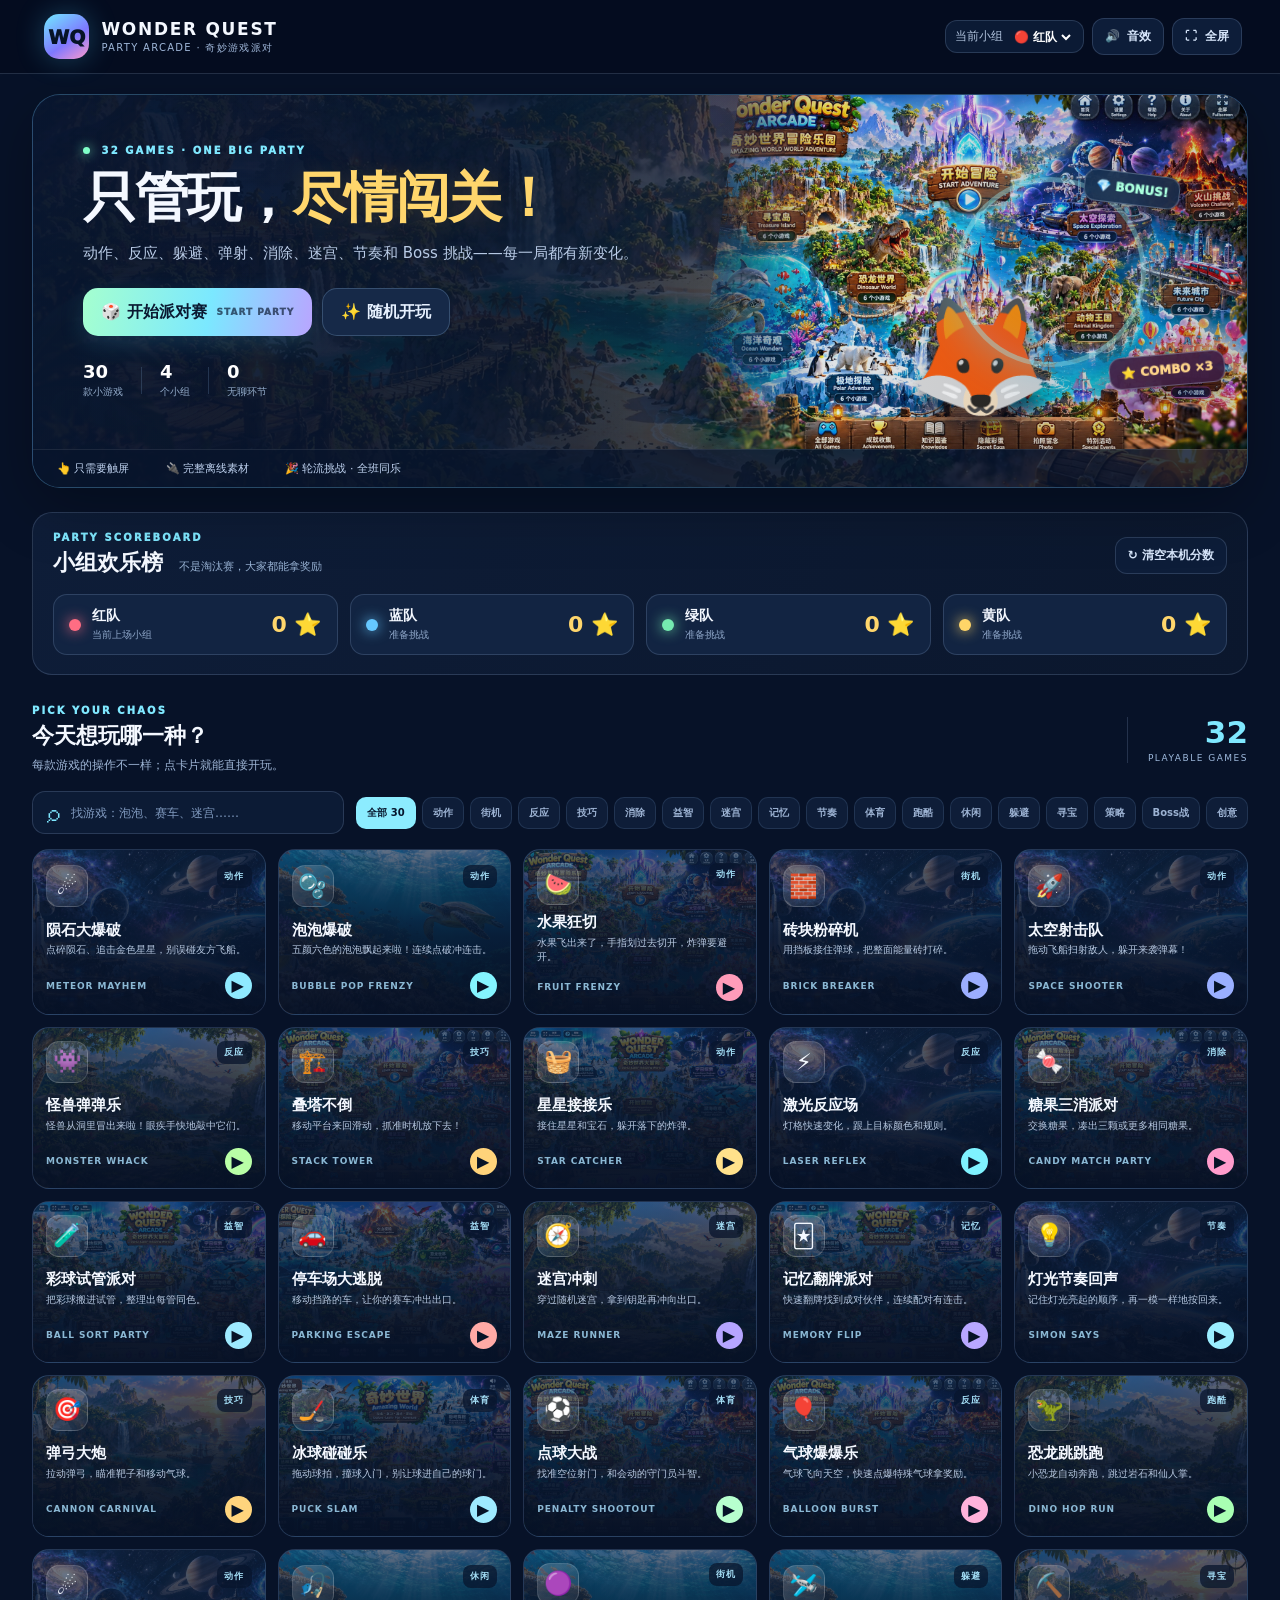
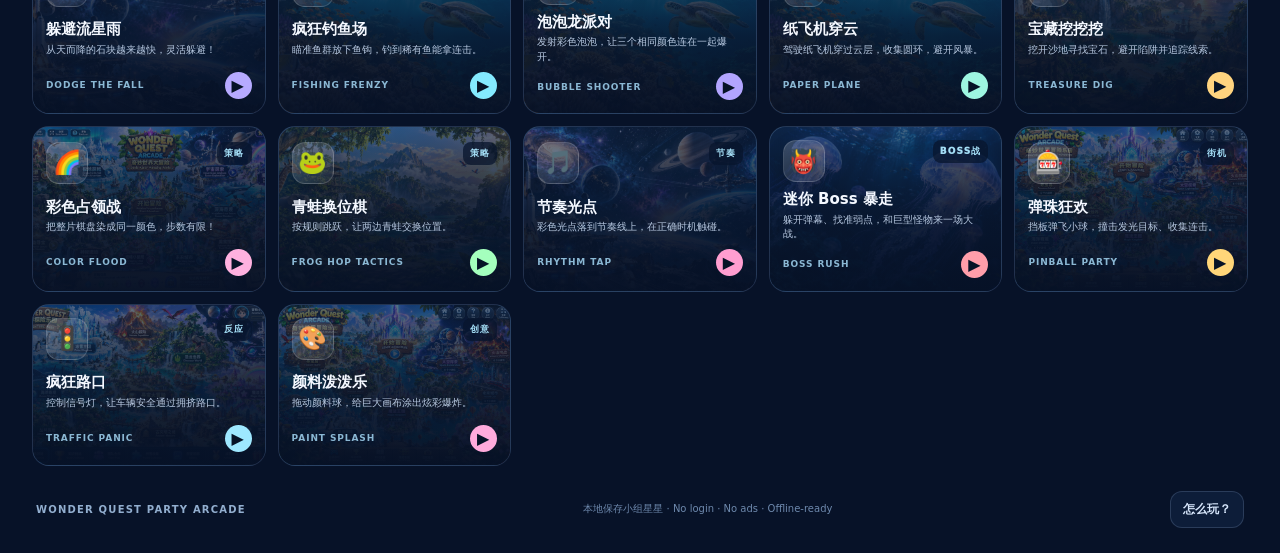
<file: index.html>
<!doctype html>
<html lang="zh-CN">
<head>
  <meta charset="utf-8">
  <meta name="viewport" content="width=device-width,initial-scale=1,maximum-scale=1,user-scalable=no,viewport-fit=cover">
  <meta name="theme-color" content="#071228">
  <meta name="description" content="Wonder Quest Party Arcade — 30 playful touch-screen mini-games, fully packaged for GitHub Pages and offline USB play.">
  <title>Wonder Quest · Party Arcade v5</title>
  <link rel="stylesheet" href="css/style.css">
</head>
<body>
<div id="app">
  <header class="topbar">
    <button class="brand" id="homeBrand" aria-label="主页">
      <span class="brand-mark">WQ</span><span class="brand-name"><b>WONDER QUEST</b><small>PARTY ARCADE · 奇妙游戏派对</small></span>
    </button>
    <div class="top-actions">
      <label class="team-picker">当前小组 <select id="teamSelect" aria-label="选择小组"><option value="0">🔴 红队</option><option value="1">🔵 蓝队</option><option value="2">🟢 绿队</option><option value="3">🟡 黄队</option></select></label>
      <button class="icon-button" id="soundToggle" aria-label="音效开关">🔊 <span>音效</span></button>
      <button class="icon-button" id="fullToggle" aria-label="全屏">⛶ <span>全屏</span></button>
    </div>
  </header>

  <main id="homeScreen" class="screen home-screen">
    <div class="hero" id="hero">
      <div class="hero-backdrop"></div><div class="hero-orbit orbit-one"></div><div class="hero-orbit orbit-two"></div>
      <div class="hero-copy">
        <div class="eyebrow"><span class="live-dot"></span> 32 GAMES · ONE BIG PARTY</div>
        <h1>只管玩，<span>尽情闯关！</span></h1>
        <p>动作、反应、躲避、弹射、消除、迷宫、节奏和 Boss 挑战——每一局都有新变化。</p>
        <div class="hero-cta"><button id="partyStart" class="primary-cta">🎲 开始派对赛 <span>START PARTY</span></button><button id="randomStart" class="secondary-cta">✨ 随机开玩</button></div>
        <div class="hero-stats"><div><b>30</b><span>款小游戏</span></div><i></i><div><b>4</b><span>个小组</span></div><i></i><div><b>0</b><span>无聊环节</span></div></div>
      </div>
      <div class="hero-art" aria-hidden="true"><div class="hero-scene"></div><div class="float-chip chip-gem">💎 BONUS!</div><div class="float-chip chip-star">⭐ COMBO ×3</div><div class="hero-mascot">🦊</div><div class="hero-ring"></div></div>
      <div class="hero-bottom"><span>👆 只需要触屏</span><span>🔌 完整离线素材</span><span>🎉 轮流挑战 · 全班同乐</span></div>
    </div>

    <section class="team-strip">
      <div class="team-strip-head"><div><div class="section-kicker">PARTY SCOREBOARD</div><h2>小组欢乐榜 <small>不是淘汰赛，大家都能拿奖励</small></h2></div><button id="resetScores" class="quiet-button">↻ 清空本机分数</button></div>
      <div class="team-score-grid" id="teamScores"></div>
    </section>

    <section class="arcade-section" id="arcadeSection">
      <div class="section-heading"><div><div class="section-kicker">PICK YOUR CHAOS</div><h2>今天想玩哪一种？</h2><p>每款游戏的操作不一样；点卡片就能直接开玩。</p></div><div class="catalog-count"><b id="catalogCount">32</b><span>PLAYABLE GAMES</span></div></div>
      <div class="catalog-tools"><label class="search-wrap"><span>⌕</span><input id="gameSearch" type="search" placeholder="找游戏：泡泡、赛车、迷宫……" autocomplete="off"></label><div id="categoryFilters" class="filter-list"></div></div>
      <div id="gameGrid" class="game-grid"></div>
    </section>
    <footer class="page-footer"><b>WONDER QUEST PARTY ARCADE</b><span>本地保存小组星星 · No login · No ads · Offline-ready</span><button id="rulesButton" class="quiet-button">怎么玩？</button></footer>
  </main>

  <main id="gameScreen" class="screen game-screen hidden">
    <div class="game-header">
      <button id="backHome" class="game-back">← <span>游戏大厅</span></button>
      <div class="game-name-wrap"><div id="gameCategory" class="game-kicker">ARCADE</div><h2 id="gameName">泡泡爆破</h2><p id="gameBlurb">快速点破泡泡，别碰炸弹！</p></div>
      <div class="game-stats"><div><small>得分</small><b id="hudScore">0</b></div><div><small>连击</small><b id="hudCombo">×0</b></div><div><small>时间</small><b id="hudTime">45</b></div><div><small>小组</small><b id="hudTeam">红队</b></div></div>
      <div class="game-tools"><button id="pauseButton" class="round-tool" aria-label="暂停">Ⅱ</button><button id="restartButton" class="round-tool" aria-label="重新开始">↻</button></div>
    </div>
    <div class="playfield-wrap"><canvas id="gameCanvas" aria-label="游戏画面"></canvas><div class="canvas-overlay" id="canvasOverlay"><div class="overlay-card"><div id="overlayIcon" class="overlay-icon">🎮</div><div class="overlay-kicker" id="overlayKicker">READY?</div><h2 id="overlayTitle">准备开玩！</h2><p id="overlayText">触碰屏幕开始游戏。</p><button id="overlayAction" class="primary-cta">开始！ <span>LET'S GO</span></button><button id="overlayAlt" class="secondary-cta overlay-alt">返回大厅</button></div></div><div class="touch-hint" id="touchHint">👆 触屏操作</div></div>
    <div class="game-footer"><div class="progress-track"><span id="timeBar"></span></div><div class="footer-info"><span id="instructionText">触碰泡泡来得分，炸弹要避开！</span><span id="roundText">ROUND 1</span><span id="highScoreText">最高分 0</span></div></div>
  </main>

  <div id="toast" class="toast hidden" role="status"></div>
  <div id="rulesModal" class="modal hidden" role="dialog" aria-modal="true"><div class="modal-card"><button class="modal-close" data-close-modal>×</button><div class="section-kicker">HOW TO PLAY</div><h2>纯玩派对 · 游戏规则</h2><div class="rules-content"><p>👥 <b>小组轮流：</b>顶部选择红、蓝、绿或黄队，每轮选一款游戏。结束后会把星星记到当前小组。</p><p>👆 <b>触屏优先：</b>大多数游戏直接点击、拖动或滑动；部分游戏需要在画面上拖拽瞄准。</p><p>✨ <b>连击奖励：</b>连续命中可获得更高连击；随机加成会突然出现。</p><p>🔌 <b>离线运行：</b>本项目包含网页程序、图片与音效。解压整个项目文件夹后打开 `index.html` 即可试玩；放到 GitHub Pages 也能在线玩。</p></div><button class="primary-cta" data-close-modal>懂了，开玩！ <span>LET'S PLAY</span></button></div></div>
</div>
<script src="js/data.js"></script>
<script src="js/games.js"></script>
<script src="js/app.js"></script>
</body>
</html>
</file>
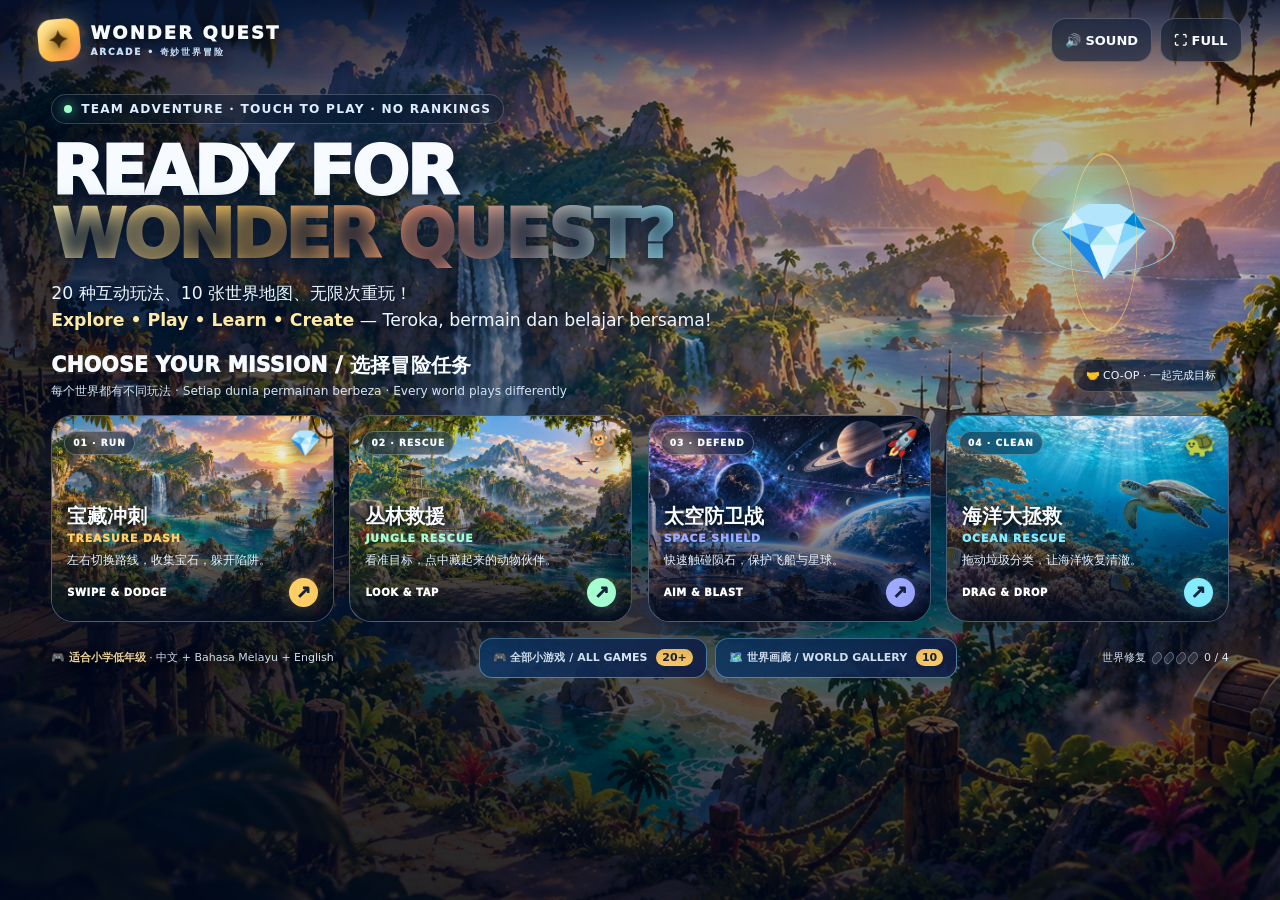
<file: Wonder_Quest_Arcade_15MB/index.html>
<!doctype html>
<html lang="zh-CN">
<head>
<meta charset="utf-8">
<meta name="viewport" content="width=device-width,initial-scale=1,maximum-scale=1,user-scalable=no,viewport-fit=cover">
<meta name="theme-color" content="#07132c">
<meta name="description" content="Wonder Quest Arcade — cooperative touch-screen adventure mini-games for children. No ads, no accounts, no external libraries.">
<title>Wonder Quest Ultimate Arcade · 奇妙世界大冒险</title>
<style>
:root{--ink:#f7fbff;--muted:#cce0f8;--gold:#ffd56f;--cyan:#75edff;--pink:#ff98d0;--glass:rgba(5,15,38,.75);--line:rgba(255,255,255,.2);--shadow:0 24px 80px rgba(0,0,0,.38)}
*{box-sizing:border-box;-webkit-tap-highlight-color:transparent}html,body{margin:0;width:100%;height:100%;overflow:hidden;background:#07132c;color:var(--ink);font-family:system-ui,-apple-system,"Segoe UI","Microsoft YaHei",sans-serif;overscroll-behavior:none}button{font:inherit;color:inherit;border:0;cursor:pointer;touch-action:manipulation}button:focus-visible{outline:4px solid white;outline-offset:3px}button:disabled{opacity:.58;cursor:default}#app{position:relative;width:100%;height:100dvh;min-height:540px;overflow:hidden;background:#07132c;isolation:isolate}.screen{position:absolute;inset:0;overflow:auto;scrollbar-width:thin;scrollbar-color:#95dfff66 transparent}.hidden{display:none!important}
/* home */
#home{background:#07132c}#homeBg{position:absolute;inset:-3%;background:url('assets/scenes/treasure.webp') center/cover no-repeat;animation:pan 30s ease-in-out infinite alternate;filter:saturate(1.15)}#homeBg:after{content:"";position:absolute;inset:0;background:linear-gradient(90deg,rgba(2,9,27,.78),rgba(2,9,27,.34) 58%,rgba(2,9,27,.22)),linear-gradient(0deg,rgba(1,7,24,.68),transparent 62%),radial-gradient(ellipse at 70% 35%,transparent 12%,rgba(1,8,28,.24) 80%)}@keyframes pan{from{transform:scale(1.02) translate(0,0)}to{transform:scale(1.12) translate(-1.3%,-.6%)}}.home-shine{position:absolute;inset:0;pointer-events:none;overflow:hidden}.ray{position:absolute;top:-22%;width:17%;height:70%;background:linear-gradient(180deg,rgba(255,246,197,.11),transparent);filter:blur(17px);transform:rotate(16deg);animation:ray 12s ease-in-out infinite alternate}.ray.r1{left:60%}.ray.r2{left:77%;width:10%;animation-delay:-4s;opacity:.55}@keyframes ray{from{transform:translateX(-20px) rotate(16deg);opacity:.25}to{transform:translateX(35px) rotate(16deg);opacity:.72}}#particles{position:absolute;inset:0;overflow:hidden;pointer-events:none}.spark{position:absolute;width:4px;height:4px;background:#fff0b1;border-radius:50%;box-shadow:0 0 15px 4px #ffcd6877;animation:float var(--d) linear infinite;opacity:0}@keyframes float{0%{transform:translateY(30px) scale(.3);opacity:0}18%{opacity:.9}80%{opacity:.45}100%{transform:translateY(-105vh) translateX(var(--dx)) scale(1.4);opacity:0}}
.topbar{position:relative;z-index:3;display:flex;align-items:center;justify-content:space-between;gap:14px;padding:clamp(12px,2vh,22px) clamp(14px,3vw,42px);background:linear-gradient(#06112dcc,transparent)}.brand{display:flex;align-items:center;gap:10px;font-weight:1000;letter-spacing:.12em;font-size:clamp(13px,1.4vw,18px);text-shadow:0 2px 12px #000}.brand-mark{width:42px;height:42px;border-radius:14px;display:grid;place-items:center;background:linear-gradient(140deg,#fff4b3,#ffbd49 55%,#ff8e52);color:#422a0b;font-size:25px;box-shadow:0 0 28px #ffd26c55;transform:rotate(-5deg)}.brand small{display:block;font-size:9px;letter-spacing:.2em;color:#c5def8;margin-top:3px}.top-actions{display:flex;gap:8px}.iconbtn{min-height:44px;min-width:46px;padding:9px 13px;border:1px solid #ffffff35;border-radius:15px;background:#05173388;backdrop-filter:blur(14px);font-weight:900;font-size:13px}.iconbtn:active{transform:scale(.96)}.home-content{position:relative;z-index:2;max-width:1500px;margin:auto;padding:clamp(8px,1.6vh,20px) clamp(14px,4vw,62px) 26px;display:flex;flex-direction:column;gap:clamp(12px,1.7vh,22px);min-height:calc(100% - 68px)}.eyebrow{display:inline-flex;align-items:center;gap:9px;width:max-content;border:1px solid #ffffff34;background:#04152d75;backdrop-filter:blur(12px);border-radius:999px;padding:7px 12px;font-size:clamp(10px,.95vw,13px);font-weight:900;letter-spacing:.1em;color:#ddedff}.pulse-dot{width:8px;height:8px;background:#9bffc6;box-shadow:0 0 13px #78ffc1;border-radius:50%;animation:pulse 1.6s infinite}@keyframes pulse{50%{opacity:.35;transform:scale(.72)}}.hero{display:flex;align-items:flex-end;justify-content:space-between;gap:22px}.hero-copy{max-width:840px}h1{margin:0;font-size:clamp(38px,5.3vw,76px);font-weight:1000;line-height:.94;letter-spacing:-.045em;text-shadow:0 5px 22px #00102a}.title-shine{color:transparent;background:linear-gradient(95deg,#fff3b2 0%,#ffc85c 30%,#ff9d7c 61%,#9defff 100%);background-clip:text;-webkit-background-clip:text;filter:drop-shadow(0 0 18px #9defff22)}.hero-sub{margin:13px 0 0;max-width:760px;color:#ecf7ff;font-size:clamp(12px,1.35vw,18px);line-height:1.55;text-shadow:0 2px 10px #00102a}.hero-sub strong{color:#ffe9a3}.portal-core{flex:0 0 clamp(112px,14vw,190px);width:clamp(112px,14vw,190px);aspect-ratio:1;border-radius:50%;position:relative;display:grid;place-items:center;margin:0 3% 2px 0;background:radial-gradient(circle at 40% 35%,#ffffffbb 0 2%,#d1fbff88 3% 7%,#69d9ff54 14%,#3b66ff20 38%,transparent 62%);filter:drop-shadow(0 0 25px #62d9ff45)}.portal-core:before,.portal-core:after{content:"";position:absolute;inset:10%;border:2px solid #8feeff9c;border-radius:50%;transform:rotateX(65deg);animation:orbit 8s linear infinite}.portal-core:after{inset:0%;border-color:#ffd87885;transform:rotateY(68deg);animation-duration:12s;animation-direction:reverse}.core-inner{font-size:clamp(44px,6vw,78px);animation:coreFloat 3s ease-in-out infinite alternate;filter:drop-shadow(0 0 15px #83eaff88)}@keyframes orbit{to{transform:rotate(425deg) rotateX(65deg)}}@keyframes coreFloat{to{transform:translateY(-9px) scale(1.04)}}.world-heading{display:flex;align-items:center;justify-content:space-between;gap:12px;margin-top:2px}.world-heading h2{margin:0;font-size:clamp(15px,1.6vw,22px);font-weight:1000;letter-spacing:.01em}.world-heading p{margin:4px 0 0;color:#d6e8fa;font-size:clamp(10px,.95vw,13px)}.team-chip{padding:8px 12px;border:1px solid #ffffff38;background:#06142c99;border-radius:999px;font-size:11px;color:#eaf6ff;white-space:nowrap}.world-grid{display:grid;grid-template-columns:repeat(4,minmax(0,1fr));gap:clamp(8px,1.2vw,16px)}.world-card{--accent:#ffd36f;position:relative;min-height:clamp(158px,23vh,222px);padding:0;overflow:hidden;border-radius:22px;border:1px solid #ffffff44;background:#0a2345;box-shadow:0 16px 45px #00102b70;text-align:left;isolation:isolate;transition:transform .24s,border-color .24s,box-shadow .24s}.world-card:before{content:"";position:absolute;z-index:-2;inset:-1%;background-image:linear-gradient(0deg,rgba(3,12,31,.97),rgba(3,12,31,.06) 76%),var(--img);background-size:cover;background-position:center;transition:transform .65s}.world-card:after{content:"";position:absolute;inset:0;z-index:-1;background:linear-gradient(140deg,color-mix(in srgb,var(--accent) 16%,transparent),transparent 54%);opacity:.75}.world-card:hover,.world-card:focus-visible{transform:translateY(-5px);border-color:var(--accent);box-shadow:0 20px 52px #00102baa,0 0 24px color-mix(in srgb,var(--accent) 26%,transparent)}.world-card:hover:before{transform:scale(1.075)}.world-card:active{transform:scale(.985)}.world-card[data-game="treasure"]{--img:url('assets/scenes/treasure.webp');--accent:#ffcf66}.world-card[data-game="jungle"]{--img:url('assets/scenes/jungle.webp');--accent:#a5ffd0}.world-card[data-game="space"]{--img:url('assets/scenes/space.webp');--accent:#9ea9ff}.world-card[data-game="ocean"]{--img:url('assets/scenes/ocean.webp');--accent:#83edff}.card-top{position:absolute;top:12px;left:12px;right:12px;display:flex;align-items:center;justify-content:space-between;gap:6px}.world-tag{font-size:9px;font-weight:1000;letter-spacing:.12em;padding:6px 8px;border:1px solid #ffffff45;border-radius:999px;background:#04162f77;backdrop-filter:blur(10px)}.card-glyph{font-size:26px;filter:drop-shadow(0 3px 7px #0009)}.card-content{position:absolute;left:0;right:0;bottom:0;padding:13px 15px 14px}.card-content h3{font-size:clamp(15px,1.55vw,21px);line-height:1.05;margin:0 0 4px;font-weight:1000;text-shadow:0 2px 7px #000}.card-content .eng{display:block;color:var(--accent);font-size:clamp(9px,.85vw,12px);font-weight:950;letter-spacing:.08em;margin-bottom:7px}.card-content p{font-size:clamp(10px,.91vw,12px);line-height:1.4;color:#e4f2ff;margin:0;max-width:95%}.card-bottom{margin-top:10px;display:flex;justify-content:space-between;align-items:center;font-size:10px;color:#fff;font-weight:950;letter-spacing:.06em}.card-play{display:grid;place-items:center;width:29px;height:29px;border-radius:50%;background:var(--accent);color:#15243d;font-size:18px;box-shadow:0 0 18px color-mix(in srgb,var(--accent) 36%,transparent)}.bottom-bar{display:flex;align-items:center;justify-content:space-between;gap:10px;color:#e2f1ff;font-size:11px;text-shadow:0 2px 8px #000}.bottom-bar strong{color:#ffe3a1}.portal-progress{display:flex;align-items:center;gap:7px}.mini-crystals{display:flex;gap:4px}.mini-crystals span{width:8px;height:12px;border-radius:2px 5px 2px 5px;border:1px solid #c1ecff5c;transform:rotate(45deg);background:#ffffff16}.mini-crystals span.lit{background:#8deaff;box-shadow:0 0 12px #8deaff;border-color:#fff}
/* game view */
#gameScreen{background:#06132e;overflow:hidden;z-index:10}.game-canvas{position:absolute;inset:0;width:100%;height:100%;touch-action:none;display:block}.game-shade{position:absolute;inset:0;pointer-events:none;background:linear-gradient(180deg,rgba(1,8,24,.62),transparent 24%,transparent 67%,rgba(1,8,24,.45))}.game-top{position:absolute;z-index:3;top:0;left:0;right:0;display:grid;grid-template-columns:auto 1fr minmax(160px,300px);align-items:center;gap:clamp(9px,1.6vw,22px);padding:clamp(10px,1.7vh,20px) clamp(12px,2.6vw,36px);background:linear-gradient(#030b21be,transparent)}.glass{border:1px solid #ffffff35;background:rgba(4,15,38,.72);backdrop-filter:blur(15px);box-shadow:0 10px 35px #00102b55}.backbtn{min-height:47px;padding:10px 14px;border-radius:15px;border:1px solid #ffffff42;background:#061831c7;font-size:12px;font-weight:1000;letter-spacing:.06em;white-space:nowrap}.game-heading{min-width:0}.game-heading .kicker{color:#a9e9ff;font-size:9px;font-weight:1000;letter-spacing:.18em}.game-heading h2{margin:2px 0 0;font-size:clamp(17px,2.2vw,29px);line-height:1.05;text-shadow:0 2px 8px #000}.game-heading p{margin:4px 0 0;color:#e0efff;font-size:clamp(10px,.96vw,13px);white-space:nowrap;overflow:hidden;text-overflow:ellipsis}.hud{padding:11px 13px;border-radius:16px;display:flex;flex-direction:column;gap:8px;min-width:0}.hud-row{display:flex;align-items:center;justify-content:space-between;gap:8px;font-size:11px;font-weight:1000}.hud-value{color:#ffe69e;white-space:nowrap}.meter{height:9px;border-radius:999px;background:#ffffff20;border:1px solid #ffffff27;overflow:hidden}.meter>span{display:block;height:100%;width:0;border-radius:999px;background:linear-gradient(90deg,#63f1e0,#fff2a1);box-shadow:0 0 12px #72f5e2;transition:width .22s}.game-bottom{position:absolute;z-index:3;left:0;right:0;bottom:0;display:flex;align-items:flex-end;justify-content:space-between;gap:10px;padding:14px clamp(12px,2.6vw,36px) max(14px,env(safe-area-inset-bottom));pointer-events:none;background:linear-gradient(0deg,rgba(1,8,24,.72),transparent)}.game-bottom>*{pointer-events:auto}.mission-tip{max-width:min(620px,60vw);padding:10px 14px;border-radius:15px;border:1px solid #ffffff28;background:#04152fa8;backdrop-filter:blur(12px);font-size:clamp(10px,.98vw,13px);color:#e8f6ff;line-height:1.35}.mission-tip strong{display:block;color:#ffe59a;margin-bottom:2px}.bottom-controls{display:flex;align-items:center;gap:9px}.control-btn{min-width:clamp(56px,6.8vw,88px);min-height:clamp(48px,6vw,68px);padding:8px 14px;border-radius:18px;border:1px solid #ffffff4d;background:rgba(7,20,47,.82);box-shadow:0 9px 27px #0004, inset 0 1px #fff2;font-size:clamp(20px,2.4vw,30px);font-weight:1000;touch-action:manipulation}.control-btn:active{transform:scale(.95);background:#ffffff2d}.control-label{display:block;font-size:9px;letter-spacing:.08em;margin-top:2px;color:#d7ebff}.toast{position:absolute;z-index:8;top:clamp(95px,13vh,135px);left:50%;transform:translateX(-50%) translateY(-10px);opacity:0;pointer-events:none;padding:12px 20px;border:1px solid #ffffff48;border-radius:999px;background:rgba(5,17,44,.86);backdrop-filter:blur(15px);font-weight:1000;font-size:clamp(13px,1.3vw,18px);box-shadow:0 12px 35px #0005;transition:.22s;white-space:nowrap}.toast.show{opacity:1;transform:translateX(-50%) translateY(0)}
/* end overlay */
#ending{position:absolute;z-index:20;inset:0;display:grid;place-items:center;background:rgba(2,7,24,.65);backdrop-filter:blur(13px);padding:20px;overflow:hidden}.end-card{position:relative;width:min(620px,94vw);border-radius:30px;border:1px solid #ffffff4b;padding:clamp(24px,4vw,42px);text-align:center;background:linear-gradient(155deg,#0c2d55ed,#111640f5 70%);box-shadow:0 25px 90px #0008;overflow:hidden;animation:popin .42s cubic-bezier(.2,1.25,.35,1)}@keyframes popin{from{opacity:0;transform:scale(.7) translateY(30px)}to{opacity:1;transform:scale(1) translateY(0)}}.end-card:before{content:"";position:absolute;inset:-45%;background:conic-gradient(from 0deg,transparent,#76dfff21,transparent,#ffda7225,transparent);animation:spin 10s linear infinite;pointer-events:none}@keyframes spin{to{transform:rotate(360deg)}}.end-inner{position:relative;z-index:1}.end-icon{font-size:clamp(62px,10vw,100px);line-height:1.1;filter:drop-shadow(0 0 22px #8fefff75);animation:coreFloat 2.2s ease-in-out infinite alternate}.end-card h2{font-size:clamp(27px,4.2vw,42px);margin:15px 0 8px;font-weight:1000}.end-card p{font-size:clamp(13px,1.3vw,17px);color:#dceeff;line-height:1.55;margin:0 auto 22px;max-width:470px}.end-actions{display:flex;justify-content:center;gap:10px;flex-wrap:wrap}.primary-btn,.secondary-btn{min-height:52px;padding:13px 21px;border-radius:15px;font-weight:1000;font-size:14px}.primary-btn{background:linear-gradient(135deg,#fff3b2,#ffcb5c 60%,#ff9955);color:#3a260c;box-shadow:0 8px 25px #ffb74642,inset 0 1px #fff}.secondary-btn{background:#ffffff13;border:1px solid #ffffff35;color:#eff8ff}.primary-btn:active,.secondary-btn:active{transform:scale(.98)}.confetti{position:absolute;top:-16px;width:9px;height:15px;border-radius:3px;animation:confetti 2.8s linear forwards;opacity:.9}@keyframes confetti{to{transform:translateY(110vh) rotate(740deg);opacity:0}}
@media(max-width:930px){.home-content{justify-content:flex-start;padding-top:16px}.hero{align-items:center}.portal-core{margin-right:0;flex-basis:100px;width:100px}.world-grid{grid-template-columns:repeat(2,minmax(0,1fr))}.world-card{min-height:clamp(135px,25vh,200px)}.card-content{padding:10px 12px}.game-top{grid-template-columns:auto 1fr;}.hud{grid-column:1/-1;max-width:370px;justify-self:end;width:100%;padding:8px 11px}.game-heading{padding-right:4px}.game-bottom{align-items:flex-end}.mission-tip{max-width:58vw}.bottom-controls{gap:6px}}
@media(max-width:560px){#app{min-height:520px}.topbar{padding:9px 12px}.brand-mark{width:36px;height:36px}.iconbtn{min-height:38px;min-width:40px;padding:7px 9px}.home-content{padding:8px 12px 12px;gap:10px}.hero{gap:7px}.portal-core{flex-basis:66px;width:66px}.core-inner{font-size:38px}h1{font-size:clamp(30px,8.5vw,46px)}.hero-sub{margin-top:7px;font-size:11px}.world-heading h2{font-size:15px}.team-chip{font-size:9px;padding:6px 8px}.world-grid{gap:8px}.world-card{min-height:145px;border-radius:16px}.card-top{top:8px;left:8px}.world-tag{font-size:8px;padding:5px 6px}.card-glyph{font-size:22px}.card-content h3{font-size:15px}.card-content .eng{font-size:8px;margin-bottom:4px}.card-content p{font-size:9px}.card-bottom{margin-top:5px;font-size:9px}.card-play{width:24px;height:24px}.bottom-bar{font-size:9px;align-items:flex-start}.portal-progress{gap:5px}.game-top{padding:9px;gap:6px;grid-template-columns:auto 1fr}.backbtn{min-height:42px;padding:8px 10px;font-size:10px}.game-heading h2{font-size:18px}.game-heading .kicker{font-size:8px}.game-heading p{font-size:10px}.hud{max-width:260px}.game-bottom{padding:8px;gap:6px;align-items:flex-end}.mission-tip{max-width:49vw;padding:8px 9px;font-size:9px}.control-btn{min-width:48px;min-height:47px;border-radius:14px;padding:5px 8px;font-size:19px}.control-label{font-size:7px}.primary-btn,.secondary-btn{font-size:12px;min-height:47px;padding:10px 13px}.toast{max-width:90vw;white-space:normal;text-align:center;top:126px;font-size:13px}}
@media(orientation:portrait) and (max-width:700px){.home-content{overflow-y:auto}.hero{align-items:flex-start}.portal-core{display:none}.world-grid{padding-bottom:8px}.world-card{min-height:165px}.bottom-bar{padding-bottom:8px}}
@media(prefers-reduced-motion:reduce){*,*:before,*:after{animation-duration:.01ms!important;animation-iteration-count:1!important;scroll-behavior:auto!important;transition-duration:.01ms!important}}

/* Ultimate expansion: mini arcade, story activities and full art gallery */
.home-nav-actions{display:flex;gap:8px;align-items:center;flex-wrap:wrap}.nav-pill{min-height:40px;padding:9px 13px;border:1px solid #8ddfff77;border-radius:13px;background:linear-gradient(135deg,#103d6be8,#111d45e8);box-shadow:0 0 20px #36c7ff1c;font-weight:900;font-size:11px}.nav-pill b{display:inline-block;margin-left:5px;background:#ffcd68;color:#17233a;border-radius:99px;padding:2px 6px}.sub-top{position:relative;z-index:3;display:grid;grid-template-columns:auto minmax(0,1fr) auto;align-items:center;gap:18px;padding:clamp(12px,2vh,22px) clamp(12px,2.5vw,36px);background:linear-gradient(#06112df0,transparent)}.sub-top h1,.mini-title-wrap h1{margin:3px 0 4px;font-size:clamp(22px,3.2vw,42px);font-weight:1000;line-height:1.03;text-shadow:0 3px 14px #000}.sub-top h1 span,.mini-title-wrap h1 span{display:inline-block;color:#95eaff;font-size:.53em;letter-spacing:.04em;margin-left:6px}.sub-top p,.mini-title-wrap p{margin:0;color:#d7e9ff;font-size:clamp(10px,1vw,14px)}.sub-kicker{color:#9be8ff;font-size:10px;font-weight:1000;letter-spacing:.18em}.sub-top-actions{display:flex;gap:7px}.arcade-bg,.gallery-bg,.mini-bg{position:absolute;inset:0;background:url('assets/scenes/space.webp') center/cover no-repeat;filter:saturate(1.1);transform:scale(1.02)}.arcade-bg:after,.gallery-bg:after,.mini-bg:after{content:"";position:absolute;inset:0;background:linear-gradient(180deg,#03112bdc,#07132be6 38%,#07132bf0),radial-gradient(ellipse at 50% 20%,#197fc833,transparent 65%)}.arcade-wrap{position:relative;z-index:1;max-width:1540px;margin:auto;padding:5px clamp(12px,2.4vw,34px) 30px}.arcade-intro{display:flex;align-items:center;justify-content:space-between;gap:14px;padding:13px 17px;margin:0 0 14px;border:1px solid #ffffff27;border-radius:18px;background:#061832ad;backdrop-filter:blur(13px)}.arcade-intro strong{display:block;font-size:clamp(16px,1.6vw,22px)}.arcade-intro span{display:inline-block;color:#b5d6f1;font-size:11px;margin-top:3px}.arcade-badges{display:flex;gap:8px;flex-wrap:wrap}.arcade-badges span{padding:7px 10px;border-radius:99px;border:1px solid #7fddff55;background:#0b3156a6;color:#e5f7ff;font-weight:800}.arcade-grid{display:grid;grid-template-columns:repeat(5,minmax(0,1fr));gap:12px}.arcade-card{position:relative;min-height:150px;text-align:left;border:1px solid #ffffff35;border-radius:18px;overflow:hidden;background:linear-gradient(145deg,#164a75e8,#09152eea);padding:15px;box-shadow:0 14px 34px #0004;transition:transform .2s,border-color .2s,box-shadow .2s}.arcade-card:before{content:"";position:absolute;inset:0;background:radial-gradient(circle at 100% 0%,var(--tint,#58dfff)33,transparent 60%);opacity:.22;pointer-events:none}.arcade-card:hover,.arcade-card:focus-visible{transform:translateY(-4px);border-color:var(--tint,#75eaff);box-shadow:0 0 24px color-mix(in srgb,var(--tint,#75eaff) 25%,transparent)}.arcade-card .game-emoji{font-size:35px;display:block;margin-bottom:5px;filter:drop-shadow(0 4px 10px #0007)}.arcade-card strong{display:block;font-size:clamp(13px,1.13vw,16px);line-height:1.15}.arcade-card small{display:block;color:var(--tint,#9defff);font-size:10px;font-weight:1000;letter-spacing:.07em;margin:4px 0}.arcade-card p{margin:0;color:#d6e7f7;font-size:11px;line-height:1.35}.arcade-card .launch-arrow{position:absolute;right:12px;top:12px;width:28px;height:28px;border-radius:50%;background:var(--tint,#76eaff);color:#07213b;display:grid;place-items:center;font-weight:1000}.gallery-hint{padding:20px 6px;text-align:center;color:#c5e2ff;font-size:12px;letter-spacing:.02em}.mini-top{position:relative;z-index:3;display:grid;grid-template-columns:auto 1fr auto;align-items:center;gap:18px;padding:clamp(12px,2vh,22px) clamp(12px,2.5vw,36px);background:linear-gradient(#06112df0,transparent)}.mini-main{position:relative;z-index:2;width:min(1160px,96vw);margin:0 auto;padding:8px 16px 28px;display:flex;flex-direction:column;align-items:stretch;gap:12px}.mini-hud{border-radius:16px;padding:12px 17px}.mini-hud>div:first-child{display:flex;align-items:center;justify-content:space-between;gap:8px;font-size:14px;margin-bottom:8px}.mini-hud span{color:#afeaff;font-weight:1000}.mini-feedback{min-height:32px;text-align:center;color:#ffe9a2;font-weight:900;font-size:14px;padding:4px}.mini-area{min-height:330px;display:flex;align-items:center;justify-content:center;flex-direction:column;gap:14px;padding:clamp(12px,2vw,24px);border:1px solid #ffffff35;border-radius:24px;background:linear-gradient(145deg,#061a36b8,#07142fd9);backdrop-filter:blur(14px);box-shadow:0 20px 60px #0004}.mini-card-grid{display:grid;grid-template-columns:repeat(4,minmax(70px,112px));gap:clamp(8px,1.3vw,15px);justify-content:center}.mini-tile{min-height:78px;aspect-ratio:1;border:1px solid #ffffff3b;border-radius:16px;background:linear-gradient(145deg,#174c7b,#0d2346);font-size:clamp(25px,3.2vw,42px);box-shadow:0 9px 19px #0003;transition:transform .16s,filter .16s,border-color .16s}.mini-tile:active{transform:scale(.94)}.mini-tile.matched,.mini-tile.correct{background:linear-gradient(145deg,#1d946f,#115143);border-color:#9dffcd}.mini-tile.blank{background:#041226;opacity:.54}.mini-options{display:flex;gap:10px;flex-wrap:wrap;justify-content:center;width:100%}.mini-option{min-width:110px;min-height:62px;padding:12px 16px;border-radius:16px;border:1px solid #ffffff52;background:linear-gradient(145deg,#1c5d8b,#12264d);font-size:clamp(17px,1.7vw,24px);font-weight:1000;box-shadow:0 8px 18px #0003;transition:transform .15s,border-color .15s}.mini-option small{display:block;font-size:10px;color:#d3edff;font-weight:700;margin-top:3px}.mini-option:active{transform:scale(.94)}.mini-question{font-size:clamp(20px,3vw,36px);font-weight:1000;text-align:center;line-height:1.3}.mini-subquestion{font-size:clamp(12px,1.3vw,17px);text-align:center;color:#d5eaff}.mini-big-emoji{font-size:clamp(52px,8vw,90px);filter:drop-shadow(0 8px 14px #0005)}.mini-grid-3{display:grid;grid-template-columns:repeat(3,minmax(75px,130px));gap:11px;justify-content:center}.mini-habitat{display:flex;gap:10px;justify-content:center;flex-wrap:wrap}.maze-grid{display:grid;grid-template-columns:repeat(6,minmax(34px,62px));gap:5px;justify-content:center}.maze-cell{aspect-ratio:1;border-radius:9px;border:1px solid #ffffff22;background:#17446a;font-size:clamp(18px,2.5vw,30px)}.maze-cell.wall{background:#030e24;border-color:#24324f}.maze-cell.player{background:#0b8eb2;box-shadow:0 0 20px #75eaff88}.maze-cell.goal{background:#9764c9}.maze-pad{display:grid;grid-template-columns:repeat(3,60px);grid-template-rows:repeat(2,48px);gap:4px}.maze-pad button{border-radius:11px;border:1px solid #ffffff40;background:#153d69;font-size:24px}.slide-grid{display:grid;grid-template-columns:repeat(3,minmax(68px,100px));gap:6px;justify-content:center}.slide-tile{aspect-ratio:1;border-radius:14px;border:1px solid #ffffff44;background:linear-gradient(145deg,#2471ab,#13294f);font-size:clamp(22px,3vw,36px);font-weight:1000}.slide-tile.blank{background:#031126;border-style:dashed;box-shadow:inset 0 0 20px #0005}.color-palette{display:flex;gap:8px;flex-wrap:wrap;justify-content:center}.color-swatch{min-width:70px;min-height:70px;border-radius:18px;border:3px solid #ffffffaa;box-shadow:0 8px 18px #0004}.draw-canvas{width:min(900px,82vw);height:min(420px,48vh);background:#f7fbff;border:5px solid #c5ecff;border-radius:18px;touch-action:none;box-shadow:0 10px 35px #0005}.draw-tools{display:flex;gap:8px;flex-wrap:wrap;justify-content:center}.draw-tools button{border-radius:12px;border:2px solid #ffffff66;min-width:44px;min-height:44px;padding:5px 10px}.gallery-grid{position:relative;z-index:1;display:grid;grid-template-columns:repeat(3,minmax(0,1fr));gap:15px;max-width:1550px;padding:5px 22px 35px;margin:0 auto}.gallery-card{border-radius:18px;overflow:hidden;border:1px solid #ffffff46;background:#071730;box-shadow:0 15px 40px #0004;padding:0;text-align:left;transition:transform .2s,border-color .2s}.gallery-card:hover{transform:translateY(-3px);border-color:#9beaff}.gallery-card img{display:block;width:100%;aspect-ratio:16/10;object-fit:cover}.gallery-card span{display:block;padding:11px 13px;color:#f3f9ff;font-weight:900;font-size:14px}.gallery-card small{display:block;padding:0 13px 12px;color:#9bdff7;font-size:11px}.gallery-lightbox{position:fixed;z-index:30;inset:0;background:#020817ed;display:flex;align-items:center;justify-content:center;flex-direction:column;padding:55px 20px 20px;gap:12px}.gallery-lightbox img{max-width:95vw;max-height:82vh;object-fit:contain;border-radius:12px;box-shadow:0 15px 80px #000}.lightbox-close{position:absolute;right:22px;top:16px;min-height:42px;padding:9px 14px;background:#10325a;border:1px solid #ffffff4d;border-radius:12px;font-weight:900}.lightbox-caption{font-size:14px;color:#fff0b7;font-weight:900}.mini-result{display:flex;flex-direction:column;align-items:center;text-align:center;gap:12px;padding:20px}.mini-result .result-emoji{font-size:76px;animation:coreFloat 1.2s ease-in-out infinite alternate}.mini-result h2{margin:0;font-size:clamp(22px,3vw,36px)}.mini-result p{max-width:620px;color:#e0efff;line-height:1.6;margin:0}.mini-result button{min-height:48px;padding:12px 18px;border-radius:13px;background:#ffcf65;color:#142641;font-weight:1000}.mini-result .secondary{background:#18385d;color:white;border:1px solid #ffffff4a}
@media(max-width:1080px){.arcade-grid{grid-template-columns:repeat(4,minmax(0,1fr))}.sub-top{grid-template-columns:auto 1fr}.sub-top-actions{grid-column:1/-1;justify-content:flex-end}.gallery-grid{grid-template-columns:repeat(2,minmax(0,1fr))}}
@media(max-width:700px){.arcade-grid{grid-template-columns:repeat(2,minmax(0,1fr))}.arcade-card{min-height:142px;padding:12px}.sub-top h1{font-size:23px}.sub-top h1 span{display:block;margin:4px 0 0}.mini-top{grid-template-columns:auto 1fr}.mini-title-wrap h1{font-size:24px}.mini-top #miniReset{grid-column:1/-1;justify-self:end}.gallery-grid{grid-template-columns:1fr;padding:5px 12px 25px}.home-nav-actions{justify-content:center}.bottom-bar{flex-wrap:wrap}.mini-card-grid{grid-template-columns:repeat(3,minmax(68px,95px))}.mini-main{padding:6px 10px 24px}.mini-area{min-height:300px}.mini-grid-3{grid-template-columns:repeat(3,minmax(70px,105px))}.maze-grid{grid-template-columns:repeat(6,minmax(30px,47px))}}

</style>
</head>
<body>
<div id="app">
<section id="home" class="screen">
 <div id="homeBg"></div><div class="home-shine"><i class="ray r1"></i><i class="ray r2"></i></div><div id="particles"></div>
 <header class="topbar">
  <div class="brand"><div class="brand-mark">✦</div><div>WONDER QUEST<small>ARCADE • 奇妙世界冒险</small></div></div>
  <div class="top-actions"><button class="iconbtn" id="soundBtn" aria-label="Toggle sound">🔊 SOUND</button><button class="iconbtn" id="fullBtn" aria-label="Toggle fullscreen">⛶ FULL</button></div>
 </header>
 <main class="home-content">
  <div class="eyebrow"><span class="pulse-dot"></span> TEAM ADVENTURE · TOUCH TO PLAY · NO RANKINGS</div>
  <div class="hero">
   <div class="hero-copy"><h1>READY FOR<br><span class="title-shine">WONDER QUEST?</span></h1><p class="hero-sub">20 种互动玩法、10 张世界地图、无限次重玩！<br><strong>Explore • Play • Learn • Create</strong> — Teroka, bermain dan belajar bersama!</p></div>
   <div class="portal-core" aria-hidden="true"><div class="core-inner">💎</div></div>
  </div>
  <div class="world-heading"><div><h2>CHOOSE YOUR MISSION / 选择冒险任务</h2><p>每个世界都有不同玩法 · Setiap dunia permainan berbeza · Every world plays differently</p></div><div class="team-chip">🤝 CO-OP · 一起完成目标</div></div>
  <div class="world-grid">
   <button class="world-card" data-game="treasure"><div class="card-top"><span class="world-tag">01 · RUN</span><span class="card-glyph">💎</span></div><div class="card-content"><h3>宝藏冲刺</h3><span class="eng">TREASURE DASH</span><p>左右切换路线，收集宝石，躲开陷阱。</p><div class="card-bottom"><span>SWIPE & DODGE</span><span class="card-play">↗</span></div></div></button>
   <button class="world-card" data-game="jungle"><div class="card-top"><span class="world-tag">02 · RESCUE</span><span class="card-glyph">🐒</span></div><div class="card-content"><h3>丛林救援</h3><span class="eng">JUNGLE RESCUE</span><p>看准目标，点中藏起来的动物伙伴。</p><div class="card-bottom"><span>LOOK & TAP</span><span class="card-play">↗</span></div></div></button>
   <button class="world-card" data-game="space"><div class="card-top"><span class="world-tag">03 · DEFEND</span><span class="card-glyph">🚀</span></div><div class="card-content"><h3>太空防卫战</h3><span class="eng">SPACE SHIELD</span><p>快速触碰陨石，保护飞船与星球。</p><div class="card-bottom"><span>AIM & BLAST</span><span class="card-play">↗</span></div></div></button>
   <button class="world-card" data-game="ocean"><div class="card-top"><span class="world-tag">04 · CLEAN</span><span class="card-glyph">🐢</span></div><div class="card-content"><h3>海洋大拯救</h3><span class="eng">OCEAN RESCUE</span><p>拖动垃圾分类，让海洋恢复清澈。</p><div class="card-bottom"><span>DRAG & DROP</span><span class="card-play">↗</span></div></div></button>
  </div>
  <footer class="bottom-bar"><span>🎮 <strong>适合小学低年级</strong> · 中文 + Bahasa Melayu + English</span><div class="home-nav-actions"><button class="nav-pill" id="openArcadeBtn">🎮 全部小游戏 / ALL GAMES <b>20+</b></button><button class="nav-pill" id="openGalleryBtn">🗺️ 世界画廊 / WORLD GALLERY <b>10</b></button></div><div class="portal-progress"><span>世界修复</span><div class="mini-crystals" id="crystals"><span></span><span></span><span></span><span></span></div><span id="worldsDone">0 / 4</span></div></footer>
 </main>
</section>
<section id="gameScreen" class="screen hidden" aria-label="Game screen">
 <canvas id="gameCanvas" class="game-canvas"></canvas><div class="game-shade"></div>
 <header class="game-top">
  <button id="mapBtn" class="backbtn">← 世界地图<br><small>BACK TO MAP</small></button>
  <div class="game-heading"><div id="gameKicker" class="kicker">MISSION 01</div><h2 id="gameTitle">宝藏冲刺</h2><p id="gameSubtitle">左右切换路线，收集宝石。</p></div>
  <div class="hud glass"><div class="hud-row"><span id="hudLabel">宝石</span><span id="hudValue" class="hud-value">0 / 10</span></div><div class="meter"><span id="hudMeter"></span></div></div>
 </header>
 <div id="toast" class="toast" role="status" aria-live="polite"></div>
 <footer class="game-bottom"><div class="mission-tip"><strong id="tipTitle">HOW TO PLAY</strong><span id="tipText">Touch the controls to play.</span></div><div id="bottomControls" class="bottom-controls"></div></footer>
</section>

<section id="arcadeScreen" class="screen hidden" aria-label="All mini games">
 <div class="arcade-bg"></div>
 <header class="sub-top"><button class="backbtn" id="arcadeBack">← 返回主页<br><small>BACK HOME</small></button><div><div class="sub-kicker">WONDER QUEST · MINI ARCADE</div><h1>迷你游戏嘉年华 <span>MINI GAME CARNIVAL</span></h1><p>20 种不同玩法 · 触屏优先 · 不排名、一起玩</p></div><div class="sub-top-actions"><button class="iconbtn" id="arcadeGalleryBtn">🗺️ 世界画廊</button><button class="iconbtn" id="arcadeFullBtn">⛶ FULL</button></div></header>
 <div class="arcade-wrap"><div class="arcade-intro"><div><strong>挑一个挑战开始吧！</strong><span>Pick a challenge · Pilih cabaran</span></div><div class="arcade-badges"><span>🤝 合作目标</span><span>✨ 动画反馈</span><span>🔌 可离线</span></div></div><div id="arcadeGrid" class="arcade-grid"></div><div class="gallery-hint">每次完成游戏都会点亮能量晶体，全部完成即可解锁最终世界 · Collect crystals together to unlock the final world.</div></div>
</section>
<section id="miniScreen" class="screen hidden" aria-label="Mini game activity">
 <div class="mini-bg"></div><header class="mini-top"><button class="backbtn" id="miniBack">← 游戏大厅<br><small>ARCADE MENU</small></button><div class="mini-title-wrap"><div class="sub-kicker" id="miniKicker">MINI MISSION</div><h1 id="miniTitle">记忆配对 <span>MEMORY MATCH</span></h1><p id="miniSubtitle">翻开卡片，找到相同的伙伴。</p></div><button class="iconbtn" id="miniReset">↻ 重来 / RESET</button></header>
 <div class="mini-main"><div class="mini-hud glass"><div><strong id="miniPrompt">找到六对相同的卡片</strong><span id="miniCount">0 / 6</span></div><div class="meter"><span id="miniMeter"></span></div></div><div id="miniFeedback" class="mini-feedback" aria-live="polite">准备好了吗？Ready, set, play!</div><div id="miniArea" class="mini-area"></div></div>
</section>
<section id="galleryScreen" class="screen hidden" aria-label="World gallery">
 <div class="gallery-bg"></div><header class="sub-top"><button class="backbtn" id="galleryBack">← 返回主页<br><small>BACK HOME</small></button><div><div class="sub-kicker">WORLD GALLERY · ART ARCHIVE</div><h1>奇妙世界画廊 <span>WONDER WORLD GALLERY</span></h1><p>点开任意作品放大欣赏 · Tap any artwork to explore it</p></div><div class="sub-top-actions"><button class="iconbtn" id="galleryArcadeBtn">🎮 全部游戏</button><button class="iconbtn" id="galleryFullBtn">⛶ FULL</button></div></header>
 <div class="gallery-grid" id="galleryGrid"></div>
 <div id="galleryLightbox" class="gallery-lightbox hidden" role="dialog" aria-modal="true"><button id="galleryClose" class="lightbox-close">✕ 关闭 / CLOSE</button><div class="lightbox-caption" id="galleryCaption"></div><img id="galleryLarge" alt="Wonder Quest fantasy world artwork"></div>
</section>

<div id="ending" class="hidden" role="dialog" aria-modal="true" aria-labelledby="endTitle"><div class="end-card"><div id="endConfetti"></div><div class="end-inner"><div id="endIcon" class="end-icon">💎</div><h2 id="endTitle">世界修复成功！</h2><p id="endText">Great teamwork!</p><div class="end-actions"><button id="againBtn" class="primary-btn">↻ 再玩一次 / PLAY AGAIN</button><button id="endMapBtn" class="secondary-btn">⌂ 返回地图 / MAP</button></div></div></div></div>
</div>
<script>
(()=>{'use strict';
const $=id=>document.getElementById(id), home=$('home'), gameScreen=$('gameScreen'), canvas=$('gameCanvas'), ctx=canvas.getContext('2d'), ending=$('ending'), arcadeScreen=$('arcadeScreen'), miniScreen=$('miniScreen'), galleryScreen=$('galleryScreen'), miniArea=$('miniArea'), miniFeedback=$('miniFeedback'), galleryGrid=$('galleryGrid'), galleryLightbox=$('galleryLightbox'), galleryLarge=$('galleryLarge'), galleryCaption=$('galleryCaption');
const ASSETS={};[['island','assets/scenes/treasure.webp'],['jungle','assets/scenes/jungle.webp'],['space','assets/scenes/space.webp'],['ocean','assets/scenes/ocean.webp'],['deepsea','assets/scenes/deepsea.webp'],['manta','assets/scenes/manta.webp']].forEach(([k,src])=>{const im=new Image();im.src=src;ASSETS[k]=im;});
const META={treasure:{scene:'island',title:'宝藏冲刺 · Treasure Dash',subtitle:'左右切换路线，收集宝石，躲开陷阱。',kicker:'MISSION 01 · RUN',tipTitle:'左右切换路线 / SWITCH LANES',tipText:'点击下面的 ◀ ▶，或点画面左 / 右侧切换路线。收集 10 颗宝石，避开石块！',target:10,unit:'颗宝石'},jungle:{scene:'jungle',title:'丛林救援 · Jungle Rescue',subtitle:'看准目标，点中藏起来的动物伙伴。',kicker:'MISSION 02 · RESCUE',tipTitle:'寻找指定伙伴 / FIND THE FRIEND',tipText:'先看上方提示的动物，再触碰画面里冒出来的同伴。答错也不会扣分！',target:8,unit:'只动物'},space:{scene:'space',title:'太空防卫战 · Space Shield',subtitle:'快速触碰陨石，保护飞船与星球。',kicker:'MISSION 03 · DEFEND',tipTitle:'触碰陨石 / TAP METEORS',tipText:'用手指点陨石将它们击碎。别让陨石撞上星球！',target:12,unit:'颗陨石'},ocean:{scene:'ocean',title:'海洋大拯救 · Ocean Rescue',subtitle:'拖动垃圾分类，让海洋恢复清澈。',kicker:'MISSION 04 · CLEAN',tipTitle:'拖动并分类 / DRAG & SORT',tipText:'把海里的垃圾拖进正确回收箱；也可先点垃圾，再点箱子。',target:8,unit:'件垃圾'}};
let W=0,H=0,dpr=1,active=null,raf=0,lastFrame=0,hudClock=0,soundOn=true,audio=null,done=new Set(),toastTimer=0,dragging=null;
const colors=['#ffe58f','#ff88bf','#8aefff','#a8ffbe','#d9b4ff'];
function fitCanvas(){const r=canvas.getBoundingClientRect();const oldW=W||r.width,oldH=H||r.height;W=Math.max(1,r.width);H=Math.max(1,r.height);dpr=Math.min(window.devicePixelRatio||1,1.6);canvas.width=Math.round(W*dpr);canvas.height=Math.round(H*dpr);ctx.setTransform(dpr,0,0,dpr,0,0);if(active&&active.state){const s=active.state;const sx=W/oldW,sy=H/oldH;if(s.items)s.items.forEach(o=>{if(typeof o.x==='number')o.x*=sx;if(typeof o.y==='number')o.y*=sy;if(typeof o.vx==='number')o.vx*=sx;if(typeof o.vy==='number')o.vy*=sy});if(s.particles)s.particles.forEach(p=>{p.x*=sx;p.y*=sy})}}
window.addEventListener('resize',fitCanvas);fitCanvas();
function sound(type='tap'){if(!soundOn)return;try{if(!audio)audio=new(window.AudioContext||window.webkitAudioContext)();if(audio.state==='suspended')audio.resume();const now=audio.currentTime,o=audio.createOscillator(),g=audio.createGain();o.connect(g);g.connect(audio.destination);const map={tap:[520,.055,'sine'],good:[740,.12,'sine'],bad:[190,.12,'triangle'],win:[660,.32,'sine'],blast:[160,.09,'sawtooth'],bubble:[430,.14,'sine']};const [f,d,w]=map[type]||map.tap;o.type=w;o.frequency.setValueAtTime(f,now);if(type==='good'||type==='win')o.frequency.exponentialRampToValueAtTime(f*1.42,now+d);if(type==='blast')o.frequency.exponentialRampToValueAtTime(55,now+d);g.gain.setValueAtTime(.0001,now);g.gain.exponentialRampToValueAtTime(.12,now+.012);g.gain.exponentialRampToValueAtTime(.0001,now+d);o.start(now);o.stop(now+d+.02);if(type==='win'){setTimeout(()=>sound('good'),140);setTimeout(()=>sound('tap'),270)}}catch(e){}}
function toast(msg){const el=$('toast');el.textContent=msg;el.classList.add('show');clearTimeout(toastTimer);toastTimer=setTimeout(()=>el.classList.remove('show'),1600)}
function spawnSpark(x,y,count=12){if(!active||!active.state)return;for(let i=0;i<count;i++){const a=Math.random()*Math.PI*2,s=40+Math.random()*220;active.state.particles.push({x,y,vx:Math.cos(a)*s,vy:Math.sin(a)*s-25,life:.45+Math.random()*.7,max:.65,size:3+Math.random()*7,color:colors[Math.floor(Math.random()*colors.length)]})}}
function roundedRect(c,x,y,w,h,r){c.beginPath();c.roundRect?c.roundRect(x,y,w,h,r):(c.rect(x,y,w,h));}
function drawCover(im,alpha=1,dim=.24){if(im&&im.complete&&im.naturalWidth){const ir=im.width/im.height,cr=W/H;let sw,sh,sx,sy;if(ir>cr){sh=im.height;sw=sh*cr;sx=(im.width-sw)/2;sy=0}else{sw=im.width;sh=sw/cr;sx=0;sy=(im.height-sh)/2}ctx.globalAlpha=alpha;ctx.drawImage(im,sx,sy,sw,sh,0,0,W,H);ctx.globalAlpha=1}ctx.fillStyle=`rgba(2,9,28,${dim})`;ctx.fillRect(0,0,W,H)}
function gameBackground(scene,t){drawCover(ASSETS[scene],1,scene==='ocean'?.31:.33);const grd=ctx.createLinearGradient(0,0,0,H);grd.addColorStop(0,'rgba(0,6,25,.1)');grd.addColorStop(1,'rgba(0,8,28,.34)');ctx.fillStyle=grd;ctx.fillRect(0,0,W,H);for(let i=0;i<22;i++){const x=(i*113+t*(8+(i%4)*2))%(W+20)-10,y=(i*71+t*(10+(i%5)*2))%(H+20)-10;ctx.globalAlpha=.1+(.1*Math.sin(t+i));ctx.fillStyle=i%2?'#8eeaff':'#fff2b1';ctx.beginPath();ctx.arc(x,y,1.4+(i%3),0,Math.PI*2);ctx.fill()}ctx.globalAlpha=1}
function updateHUD(label,value,ratio){$('hudLabel').textContent=label;$('hudValue').textContent=value;$('hudMeter').style.width=`${Math.max(0,Math.min(100,ratio*100))}%`}
function addControl(label,icon,fn){const b=document.createElement('button');b.className='control-btn';b.innerHTML=`${icon}<span class="control-label">${label}</span>`;b.addEventListener('click',fn);$('bottomControls').appendChild(b);return b}
function clearControls(){$('bottomControls').innerHTML=''}
function startGame(id){if(!META[id])return;ending.classList.add('hidden');home.classList.add('hidden');arcadeScreen.classList.add('hidden');miniScreen.classList.add('hidden');galleryScreen.classList.add('hidden');gameScreen.classList.remove('hidden');fitCanvas();const m=META[id];$('gameKicker').textContent=m.kicker;$('gameTitle').textContent=m.title;$('gameSubtitle').textContent=m.subtitle;$('tipTitle').textContent=m.tipTitle;$('tipText').textContent=m.tipText;clearControls();active={id,state:null,time:0,ended:false};dragging=null;
 if(id==='treasure')initTreasure();else if(id==='jungle')initJungle();else if(id==='space')initSpace();else if(id==='ocean')initOcean();
 $('hudLabel').textContent='任务进度';$('hudValue').textContent=`0 / ${m.target}`;$('hudMeter').style.width='0%';sound('tap');lastFrame=performance.now();cancelAnimationFrame(raf);raf=requestAnimationFrame(loop)}
function stopGame(){cancelAnimationFrame(raf);active=null;dragging=null;gameScreen.classList.add('hidden');home.classList.remove('hidden');ending.classList.add('hidden');paintDone()}
function initTreasure(){active.state={lane:1,items:[],particles:[],elapsed:0,spawn:0,collected:0,hits:0,time:60,playerBounce:0,flash:0};addControl('LEFT','◀',()=>moveLane(-1));addControl('RIGHT','▶',()=>moveLane(1));updateHUD('宝石 / GEMS','0 / 10',0);toast('出发！左右切换路线，收集闪亮宝石！')}
function moveLane(dir){if(!active||active.id!=='treasure')return;active.state.lane=Math.max(0,Math.min(2,active.state.lane+dir));active.state.playerBounce=.2;sound('tap')}
function laneGeo(lane,t){const a=W*.31,b=W*.69,bl=W*.07,br=W*.93;const left=a+(bl-a)*t,right=b+(br-b)*t;return left+(lane+.5)*(right-left)/3}
function initJungle(){const pool=['🐒','🦜','🐸','🦥','🐢','🦋'];active.state={items:Array.from({length:8},()=>({life:0,pop:0,emoji:'',good:false})),particles:[],elapsed:0,spawn:0,rescued:0,time:60,hits:0,targetIdx:0,pulse:0,shake:0};addControl('HINT','💡',()=>toast(`找目标：${pool[active.state.targetIdx%pool.length]} / Find this friend!`));updateHUD('已救援 / RESCUED','0 / 8',0);toast('看提示里的动物！找到它就点一下。')}
function initSpace(){active.state={items:[],particles:[],elapsed:0,spawn:0,destroyed:0,shield:3,time:60,shake:0,beam:null,planetPulse:0};addControl('SHIELD','🛡️',()=>toast(`星球护盾：${'💙'.repeat(active.state.shield)} / Keep the planet safe!`));updateHUD('已击碎 / BROKEN','0 / 12',0);toast('陨石靠近星球了！快点它们！')}
function initOcean(){const kinds=[['🧴','plastic','塑料瓶'],['🛍️','plastic','塑料袋'],['🥫','metal','易拉罐'],['📰','paper','旧报纸'],['🧃','paper','纸盒'],['🧴','plastic','塑料瓶'],['🥫','metal','易拉罐'],['🛍️','plastic','塑料袋']];const items=kinds.map((a,i)=>({emoji:a[0],kind:a[1],name:a[2],nx:.13+(i%4)*.245+(Math.random()-.5)*.06,ny:.29+Math.floor(i/4)*.19+(Math.random()-.5)*.04,phase:Math.random()*6,found:false}));active.state={items,particles:[],elapsed:0,cleaned:0,selected:-1,drag:null,time:80,bubbles:[],shake:0};addControl('TIP','💡',()=>toast('塑料→PLASTIC，金属罐→METAL，纸制品→PAPER。'));updateHUD('已清理 / CLEANED','0 / 8',0);toast('把垃圾拖到正确的回收箱！也可点垃圾再点回收箱。')}
function loop(now){if(!active)return;const dt=Math.min(.04,Math.max(0,(now-lastFrame)/1000||0));lastFrame=now;active.time+=dt;active.state.elapsed+=dt;const g=active.id,s=active.state;updateParticles(s,dt);if(g==='treasure')updateTreasure(s,dt);if(g==='jungle')updateJungle(s,dt);if(g==='space')updateSpace(s,dt);if(g==='ocean')updateOcean(s,dt);if(active&& !active.ended){if(g==='treasure')drawTreasure(s);if(g==='jungle')drawJungle(s);if(g==='space')drawSpace(s);if(g==='ocean')drawOcean(s);if(now-hudClock>120){refreshHUD();hudClock=now}raf=requestAnimationFrame(loop)}}
function updateParticles(s,dt){for(let i=s.particles.length-1;i>=0;i--){const p=s.particles[i];p.life-=dt;p.x+=p.vx*dt;p.y+=p.vy*dt;p.vy+=160*dt;p.vx*=Math.max(0,1-dt*.8);if(p.life<=0)s.particles.splice(i,1)}}
function updateTreasure(s,dt){s.time-=dt;s.spawn+=dt;s.playerBounce=Math.max(0,s.playerBounce-dt);if(s.spawn>.75){s.spawn=0;const gem=Math.random()<.72;s.items.push({lane:Math.floor(Math.random()*3),y:H*.24,type:gem?'gem':'rock',spin:Math.random()*6,checked:false,speed:270+Math.random()*55})}const py=H*.79;for(let i=s.items.length-1;i>=0;i--){const o=s.items[i];o.y+=o.speed*dt;o.spin+=dt*2;if(!o.checked&&o.y>py-24&&o.y<py+23){o.checked=true;if(o.lane===s.lane){if(o.type==='gem'){s.collected++;spawnSpark(laneGeo(s.lane,.78),py,17);sound('good');toast('宝石到手！Gem collected!');}else{s.hits++;s.flash=.25;s.shake=.22;sound('bad');toast('小心石块！Watch out!');}}}if(o.y>H+60)s.items.splice(i,1)}s.flash=Math.max(0,s.flash-dt);s.shake=Math.max(0,s.shake-dt);if(s.collected>=10){winGame('treasure');return}if(s.hits>=4){loseGame('treasure');return}if(s.time<=0)loseGame('treasure')}
function drawTreasure(s){const t=s.elapsed;gameBackground('island',t);const shake=s.shake?Math.sin(t*50)*s.shake*14:0;ctx.save();ctx.translate(shake,0);const hy=H*.24;ctx.beginPath();ctx.moveTo(W*.31,hy);ctx.lineTo(W*.69,hy);ctx.lineTo(W*.98,H*1.04);ctx.lineTo(W*.02,H*1.04);ctx.closePath();const road=ctx.createLinearGradient(0,hy,0,H);road.addColorStop(0,'rgba(16,25,40,.32)');road.addColorStop(1,'rgba(6,12,28,.75)');ctx.fillStyle=road;ctx.fill();ctx.strokeStyle='#ffd87998';ctx.lineWidth=3;ctx.beginPath();ctx.moveTo(W*.31,hy);ctx.lineTo(W*.02,H*1.04);ctx.moveTo(W*.69,hy);ctx.lineTo(W*.98,H*1.04);ctx.stroke();for(let lane=1;lane<=2;lane++){ctx.strokeStyle='#d9f8ff55';ctx.lineWidth=2;ctx.setLineDash([23,25]);ctx.lineDashOffset=-(t*90%48);ctx.beginPath();ctx.moveTo(W*(.31+lane*.126),hy);ctx.lineTo(W*(.02+lane*.32),H*1.04);ctx.stroke()}ctx.setLineDash([]);
 for(const o of s.items){const pt=(o.y-hy)/(H-hy);const x=laneGeo(o.lane,Math.max(0,Math.min(1,pt)));const size=18+Math.min(1,pt)*30;if(o.type==='gem'){ctx.save();ctx.translate(x,o.y);ctx.rotate(o.spin);ctx.shadowBlur=28;ctx.shadowColor='#7ff7ff';const grad=ctx.createLinearGradient(-size,-size,size,size);grad.addColorStop(0,'#ffffff');grad.addColorStop(.4,'#7af5ff');grad.addColorStop(1,'#3681ff');ctx.fillStyle=grad;ctx.beginPath();ctx.moveTo(0,-size);ctx.lineTo(size*.7,-size*.2);ctx.lineTo(size*.48,size*.7);ctx.lineTo(0,size);ctx.lineTo(-size*.48,size*.7);ctx.lineTo(-size*.7,-size*.2);ctx.closePath();ctx.fill();ctx.strokeStyle='#fff';ctx.lineWidth=2;ctx.stroke();ctx.restore()}else{ctx.save();ctx.font=`${size*1.65}px system-ui,Apple Color Emoji`;ctx.textAlign='center';ctx.textBaseline='middle';ctx.shadowColor='#000';ctx.shadowBlur=14;ctx.fillText('🪨',x,o.y);ctx.restore()}}
 const px=laneGeo(s.lane,.79);ctx.save();ctx.translate(px,H*.79+Math.sin(t*14)*3-s.playerBounce*15);ctx.shadowColor='#64efff';ctx.shadowBlur=22;ctx.fillStyle='#72eaff';ctx.beginPath();ctx.ellipse(0,24,22,7,0,0,Math.PI*2);ctx.fill();ctx.shadowBlur=0;ctx.font=`${Math.max(46,Math.min(74,H*.09))}px system-ui,Apple Color Emoji`;ctx.textAlign='center';ctx.textBaseline='middle';ctx.fillText('🏃',0,0);ctx.restore();ctx.restore();drawParticles(s);if(s.flash>0){ctx.fillStyle=`rgba(255,65,75,${s.flash*.45})`;ctx.fillRect(0,0,W,H)}drawTextCanvas('宝石 '+s.collected+'/10',W*.5,H*.20,'#fff2b5')}
function updateJungle(s,dt){s.time-=dt;s.spawn+=dt;s.pulse+=dt;s.shake=Math.max(0,s.shake-dt);if(s.spawn>.64){s.spawn=0;const free=s.items.filter(o=>o.life<=0);let candidates=free.length?free:null;if(candidates&&candidates.length){const o=candidates[Math.floor(Math.random()*candidates.length)];const pool=['🐒','🦜','🐸','🦥','🐢','🦋','🐍','🐆'];const target=['🐒','🦜','🐸','🦥','🐢','🦋'][s.targetIdx%6];const useTarget=Math.random()<.66;o.emoji=useTarget?target:pool[Math.floor(Math.random()*pool.length)];o.life=1.15;o.pop=0;o.good=false}}for(const o of s.items){if(o.life>0){o.life-=dt;o.pop=Math.min(1,o.pop+dt*5);if(o.life<.20)o.pop=Math.max(0,o.life/.20)}}if(s.rescued>=8){winGame('jungle');return}if(s.time<=0)loseGame('jungle')}
function jungleSpots(){const xs=[.14,.38,.62,.86],ys=[.43,.64];const a=[];for(let r=0;r<2;r++)for(let c=0;c<4;c++)a.push({x:xs[c]*W,y:ys[r]*H});return a}
function drawJungle(s){gameBackground('jungle',s.elapsed);const spots=jungleSpots();for(let i=0;i<spots.length;i++){const p=spots[i],o=s.items[i]||{};ctx.save();ctx.translate(p.x,p.y);const rad=Math.min(48,W*.042);ctx.fillStyle='#071c1d88';ctx.beginPath();ctx.ellipse(0,rad*.42,rad*1.12,rad*.52,0,0,Math.PI*2);ctx.fill();ctx.fillStyle='#194b39';ctx.beginPath();ctx.ellipse(0,rad*.24,rad*1.08,rad*.63,0,0,Math.PI*2);ctx.fill();ctx.fillStyle='#28744d';for(let j=0;j<5;j++){ctx.beginPath();ctx.ellipse((j-2)*rad*.28,-rad*.08-(j%2)*rad*.10,rad*.35,rad*.6,(j-2)*.21,0,Math.PI*2);ctx.fill()}if(o.life>0){const pop=Math.sin(Math.min(1,o.pop)*Math.PI/2);ctx.globalAlpha=Math.min(1,o.life*2);ctx.font=`${rad*1.48}px system-ui,Apple Color Emoji`;ctx.textAlign='center';ctx.textBaseline='middle';ctx.shadowColor='#b3fff0';ctx.shadowBlur=12;ctx.fillText(o.emoji,pop?0:0,rad*.08-rad*1.1*pop);ctx.shadowBlur=0;if(o.emoji==='🐍'){ctx.font=`${rad*.55}px system-ui`;ctx.fillText('✨',rad*.6,-rad*.8*pop)} }ctx.restore()}drawParticles(s);const target=['🐒','🦜','🐸','🦥','🐢','🦋'][s.targetIdx%6];ctx.save();ctx.font=`${Math.min(42,H*.055)}px system-ui,Apple Color Emoji`;ctx.textAlign='center';ctx.textBaseline='middle';ctx.shadowColor='#b8ffdc';ctx.shadowBlur=24;ctx.fillText(target,W*.5,H*.32);ctx.restore();drawTextCanvas('FIND THIS FRIEND',W*.5,H*.245,'#dfffee')}
function updateSpace(s,dt){s.time-=dt;s.spawn+=dt;s.planetPulse+=dt;s.shake=Math.max(0,s.shake-dt);if(s.spawn>.72){s.spawn=0;s.items.push({x:W*(.08+Math.random()*.84),y:H*.17-10,vx:(Math.random()-.5)*52,vy:86+Math.random()*66,size:34+Math.random()*20,emoji:Math.random()<.55?'☄️':'🪨',spin:Math.random()*6,life:5})}for(let i=s.items.length-1;i>=0;i--){const o=s.items[i];o.x+=o.vx*dt;o.y+=o.vy*dt;o.spin+=dt*1.4;if(o.y>H*.76){s.items.splice(i,1);s.shield--;s.shake=.3;sound('bad');toast('护盾受到撞击！Shield hit!')}}if(s.destroyed>=12){winGame('space');return}if(s.shield<=0||s.time<=0)loseGame('space')}
function drawSpace(s){gameBackground('space',s.elapsed);const t=s.elapsed;for(let i=0;i<75;i++){const x=(i*137+Math.sin(t+i)*15)%W,y=(i*73+t*(6+i%5))%H;ctx.globalAlpha=.2+(i%4)*.12;ctx.fillStyle=i%4===0?'#ffd88a':'#c9efff';ctx.beginPath();ctx.arc(x,y,i%5===0?2:1,0,Math.PI*2);ctx.fill()}ctx.globalAlpha=1;const py=H*.83;const pulse=1+Math.sin(s.planetPulse*3)*.06;ctx.save();ctx.translate(W*.5,py);ctx.scale(pulse,pulse);const gr=ctx.createRadialGradient(-28,-30,8,0,0,100);gr.addColorStop(0,'#b9edff');gr.addColorStop(.4,'#438de2');gr.addColorStop(1,'#121a76');ctx.fillStyle=gr;ctx.shadowColor='#72dfff';ctx.shadowBlur=35;ctx.beginPath();ctx.arc(0,0,Math.min(95,W*.12),0,Math.PI*2);ctx.fill();ctx.shadowBlur=0;ctx.strokeStyle='#7ce9ff';ctx.lineWidth=3;ctx.beginPath();ctx.ellipse(0,0,Math.min(130,W*.17),Math.min(37,H*.05),-.18,0,Math.PI*2);ctx.stroke();ctx.restore();for(const o of s.items){ctx.save();ctx.translate(o.x,o.y);ctx.rotate(Math.sin(o.spin)*.15);ctx.font=`${o.size}px system-ui,Apple Color Emoji`;ctx.textAlign='center';ctx.textBaseline='middle';ctx.shadowColor='#8d9cff';ctx.shadowBlur=14;ctx.fillText(o.emoji,0,0);ctx.restore()}ctx.save();ctx.translate(W*.5,H*.67+Math.sin(t*5)*5);ctx.font=`${Math.min(68,H*.085)}px system-ui,Apple Color Emoji`;ctx.textAlign='center';ctx.textBaseline='middle';ctx.shadowColor='#81eaff';ctx.shadowBlur=32;ctx.fillText('🚀',0,0);ctx.restore();drawParticles(s);drawTextCanvas('PROTECT OUR PLANET',W*.5,H*.23,'#e5eaff');drawTextCanvas('🛡️ '.repeat(Math.max(0,s.shield))||'🌑',W*.5,H*.29,'#9cefff')}
function updateOcean(s,dt){s.time-=dt;for(const o of s.items){if(!o.found){o.phase+=dt*1.2;if(s.drag&&s.drag.index===s.items.indexOf(o)){o.dragX=s.drag.x;o.dragY=s.drag.y}}}if(s.cleaned>=8){winGame('ocean');return}if(s.time<=0)loseGame('ocean')}
function oceanBinRects(){const w=Math.min(W*.23,180),h=Math.min(H*.16,128),y=H*.66;return[{id:'plastic',x:W*.19-w/2,y,w,h,color:'#49b9ff',title:'PLASTIC',zh:'塑料',icon:'♻️'},{id:'metal',x:W*.5-w/2,y,w,h,color:'#ffc56d',title:'METAL',zh:'金属',icon:'🥫'},{id:'paper',x:W*.81-w/2,y,w,h,color:'#82f3bd',title:'PAPER',zh:'纸类',icon:'📄'}]}
function drawOcean(s){gameBackground('ocean',s.elapsed);const bins=oceanBinRects();for(let i=0;i<bins.length;i++){const b=bins[i];ctx.save();ctx.fillStyle='#031b327a';ctx.strokeStyle=b.color+'cc';ctx.lineWidth=2;roundedRect(ctx,b.x,b.y,b.w,b.h,15);ctx.fill();ctx.stroke();ctx.fillStyle=b.color;roundedRect(ctx,b.x+8,b.y+8,b.w-16,8,4);ctx.fill();ctx.textAlign='center';ctx.textBaseline='middle';ctx.font=`${Math.min(30,W*.034)}px system-ui,Apple Color Emoji`;ctx.fillText(b.icon,b.x+b.w*.25,b.y+b.h*.48);ctx.fillStyle='#f4fbff';ctx.font=`900 ${Math.min(15,W*.015)}px system-ui`;ctx.fillText(b.title,b.x+b.w*.67,b.y+b.h*.42);ctx.fillStyle=b.color;ctx.font=`800 ${Math.min(13,W*.013)}px system-ui`;ctx.fillText(b.zh,b.x+b.w*.67,b.y+b.h*.63);ctx.restore()}for(let i=0;i<s.items.length;i++){const o=s.items[i];if(o.found)continue;const isDrag=s.drag&&s.drag.index===i;let x=isDrag?s.drag.x:o.nx*W+Math.sin(o.phase)*9,y=isDrag?s.drag.y:o.ny*H+Math.sin(o.phase*1.4)*7;ctx.save();ctx.beginPath();ctx.fillStyle=(s.selected===i?'#e8fcff55':'#061b3c82');ctx.strokeStyle=(s.selected===i?'#fff':'#d5f7ff85');ctx.lineWidth=s.selected===i?4:1.5;ctx.arc(x,y,Math.min(39,W*.04),0,Math.PI*2);ctx.fill();ctx.stroke();ctx.font=`${Math.min(42,W*.048)}px system-ui,Apple Color Emoji`;ctx.textAlign='center';ctx.textBaseline='middle';ctx.shadowColor='#ffffff55';ctx.shadowBlur=8;ctx.fillText(o.emoji,x,y);if(s.selected===i){ctx.strokeStyle='#fff1a2';ctx.lineWidth=3;ctx.beginPath();ctx.arc(x,y,Math.min(46,W*.045),0,Math.PI*2);ctx.stroke()}ctx.restore()}drawParticles(s);drawTextCanvas('LET’S CLEAN THE OCEAN',W*.5,H*.22,'#e5faff');if(s.selected>=0&&!s.drag){ctx.save();ctx.font='900 14px system-ui';ctx.textAlign='center';ctx.fillStyle='#fff1a4';ctx.fillText('已选中！再点对应回收箱 / TAP A BIN',W*.5,H*.64);ctx.restore()}}
function drawParticles(s){for(const p of s.particles){ctx.save();ctx.globalAlpha=Math.max(0,p.life/(p.max||.65));ctx.fillStyle=p.color;ctx.shadowColor=p.color;ctx.shadowBlur=14;ctx.beginPath();ctx.arc(p.x,p.y,p.size*Math.min(1,p.life*3),0,Math.PI*2);ctx.fill();ctx.restore()}}
function drawTextCanvas(text,x,y,color){ctx.save();ctx.textAlign='center';ctx.textBaseline='middle';ctx.font=`1000 ${Math.max(12,Math.min(17,W*.017))}px system-ui`;ctx.lineWidth=4;ctx.strokeStyle='#04142ab5';ctx.strokeText(text,x,y);ctx.fillStyle=color;ctx.fillText(text,x,y);ctx.restore()}
function refreshHUD(){if(!active)return;const s=active.state,id=active.id,m=META[id];if(id==='treasure')updateHUD('宝石 / GEMS',`${s.collected} / 10 · ⏱ ${Math.max(0,Math.ceil(s.time))}s · ❤️ ${Math.max(0,4-s.hits)}`,s.collected/10);if(id==='jungle'){const target=['🐒','🦜','🐸','🦥','🐢','🦋'][s.targetIdx%6];updateHUD(`目标 / FIND: ${target}`,`${s.rescued} / 8 · ⏱ ${Math.max(0,Math.ceil(s.time))}s`,s.rescued/8)}if(id==='space')updateHUD(`护盾 / SHIELD: ${'💙'.repeat(s.shield)}`,`${s.destroyed} / 12 · ⏱ ${Math.max(0,Math.ceil(s.time))}s`,s.destroyed/12);if(id==='ocean')updateHUD('海洋清洁 / CLEAN',`${s.cleaned} / 8 · ⏱ ${Math.max(0,Math.ceil(s.time))}s`,s.cleaned/8)}
function endScreen(icon,title,text,success){$('endIcon').textContent=icon;$('endTitle').textContent=title;$('endText').textContent=text;$('againBtn').textContent=success?'↻ 再玩一次 / PLAY AGAIN':'↻ 再挑战 / TRY AGAIN';ending.classList.remove('hidden');makeConfetti(success?40:10);}
function makeConfetti(count){const host=$('endConfetti');host.innerHTML='';for(let i=0;i<count;i++){const e=document.createElement('i');e.className='confetti';e.style.left=Math.random()*100+'%';e.style.animationDelay=(Math.random()*.7)+'s';e.style.background=colors[Math.floor(Math.random()*colors.length)];e.style.transform=`rotate(${Math.random()*260}deg)`;host.appendChild(e)}}
function winGame(id){if(!active||active.ended)return;active.ended=true;cancelAnimationFrame(raf);done.add(id);paintDone();sound('win');const titles={treasure:['💎','宝石找齐！宝藏大门开启！','你们避开陷阱、合作收集宝石！Great teamwork! Harta karun ditemui!'],jungle:['🐒','丛林伙伴全部获救！','你们眼明手快，帮伙伴们安全回家！Amazing rescue! Haiwan diselamatkan!'],space:['🚀','星球安全！飞船起飞！','陨石危机解除，大家一起保护了星球！Planet safe! Bumi selamat!'],ocean:['🐢','海洋恢复清澈！','垃圾全部分类完毕，海洋动物安全了！Ocean clean! Laut bersih!']};const a=titles[id];if(done.size===4)endScreen('🌌','四个世界全部修复！','你们开启了奇妙传送门！每个人都是这场冒险的英雄。Four worlds restored! Portal unlocked! Empat dunia pulih!',true);else endScreen(a[0],a[1],a[2],true)}
function loseGame(id){if(!active||active.ended)return;active.ended=true;cancelAnimationFrame(raf);const texts={treasure:['🧭','再来一次，探险家！','没关系！调整路线，慢慢收集宝石。Take another adventure!'],jungle:['🌿','动物还在等你！','再试一次，仔细看目标提示就会更容易。Look carefully and try again!'],space:['🛡️','飞船需要支援！','一起再守护星球一次！The team can do it!'],ocean:['🌊','海洋还需要帮忙！','再整理几件垃圾，海洋就更干净啦！Keep helping the ocean!']};const a=texts[id];sound('bad');endScreen(a[0],a[1],a[2],false)}
function paintDone(){const slots=[...$('crystals').children];const ids=['treasure','jungle','space','ocean'];slots.forEach((e,i)=>e.classList.toggle('lit',done.has(ids[i])));$('worldsDone').textContent=`${done.size} / 4`;if(done.size===4){$('worldsDone').textContent='4 / 4 ✨'}}
function homeSoundToggle(){soundOn=!soundOn;$('soundBtn').textContent=soundOn?'🔊 SOUND':'🔇 MUTED';if(soundOn)sound('tap')}
function goHome(){if(active){cancelAnimationFrame(raf);active=null}clearMiniTimers();miniGame=null;dragging=null;gameScreen.classList.add('hidden');arcadeScreen.classList.add('hidden');miniScreen.classList.add('hidden');galleryScreen.classList.add('hidden');galleryLightbox.classList.add('hidden');home.classList.remove('hidden');ending.classList.add('hidden');paintDone();sound('tap')}
function fullscreen(){const el=$('app');if(!document.fullscreenElement){el.requestFullscreen?.().then(()=>setTimeout(fitCanvas,150)).catch(()=>toast('请用浏览器菜单开启全屏 / Full screen'))}else document.exitFullscreen?.().then(()=>setTimeout(fitCanvas,100))}
$('soundBtn').addEventListener('click',homeSoundToggle);$('fullBtn').addEventListener('click',fullscreen);$('mapBtn').addEventListener('click',goHome);$('endMapBtn').addEventListener('click',goHome);$('againBtn').addEventListener('click',()=>{const id=active?.id;if(id)startGame(id)});document.querySelectorAll('.world-card').forEach(b=>b.addEventListener('click',()=>startGame(b.dataset.game)));$('fullBtn').addEventListener('keydown',e=>{if(e.key==='Enter')fullscreen()});
function pointerPos(e){const r=canvas.getBoundingClientRect();return{x:e.clientX-r.left,y:e.clientY-r.top}}
canvas.addEventListener('pointerdown',e=>{if(!active||active.ended)return;e.preventDefault();const p=pointerPos(e),s=active.state,id=active.id;canvas.setPointerCapture?.(e.pointerId);if(id==='treasure'){if(p.x<W*.38)moveLane(-1);else if(p.x>W*.62)moveLane(1);else if(p.x<W*.5)moveLane(-1);else moveLane(1);return}if(id==='jungle'){const spots=jungleSpots();let best=-1,dist=1e9;for(let i=0;i<spots.length;i++){const o=s.items[i];if(!o||o.life<=0)continue;const q=spots[i],d=Math.hypot(p.x-q.x,p.y-(q.y-45));if(d<dist){best=i;dist=d}}if(best>=0&&dist<Math.min(90,W*.095)){const o=s.items[best];const target=['🐒','🦜','🐸','🦥','🐢','🦋'][s.targetIdx%6];if(o.emoji===target&&o.emoji!=='🐍'){o.life=0;o.pop=0;s.rescued++;s.targetIdx++;spawnSpark(spots[best].x,spots[best].y-40,20);sound('good');toast('救援成功！Well done!')}else if(o.emoji==='🐍'){o.life=0;s.shake=.12;sound('bad');toast('哎呀，是蛇！找目标伙伴吧。')}else{sound('tap');toast('再找找提示中的动物！Find the matching friend!')}}return}if(id==='space'){let best=-1,dist=1e9;for(let i=0;i<s.items.length;i++){const o=s.items[i],d=Math.hypot(o.x-p.x,o.y-p.y);if(d<dist){best=i;dist=d}}if(best>=0&&dist<Math.max(66,W*.06)){const o=s.items.splice(best,1)[0];spawnSpark(o.x,o.y,26);s.destroyed++;s.beam={x:o.x,y:o.y,life:.18};sound('blast');toast('陨石击碎！Meteor smashed!')}else{sound('tap')}return}if(id==='ocean'){const bins=oceanBinRects();let droppedBin=bins.find(b=>p.x>=b.x-15&&p.x<=b.x+b.w+15&&p.y>=b.y-15&&p.y<=b.y+b.h+15);if(s.selected>=0&&droppedBin){dropTrash(s,s.selected,droppedBin);return}let hit=-1,dist=1e9;for(let i=0;i<s.items.length;i++){const o=s.items[i];if(o.found)continue;const x=o.nx*W+Math.sin(o.phase)*9,y=o.ny*H+Math.sin(o.phase*1.4)*7,d=Math.hypot(x-p.x,y-p.y);if(d<dist){dist=d;hit=i}}if(hit>=0&&dist<Math.max(55,W*.055)){s.selected=hit;s.drag={index:hit,x:p.x,y:p.y};dragging={id,idx:hit,pointer:e.pointerId};sound('tap')}return}}, {passive:false});
canvas.addEventListener('pointermove',e=>{if(!active||active.id!=='ocean')return;const s=active.state;if(s.drag){const p=pointerPos(e);s.drag.x=p.x;s.drag.y=p.y;s.items[s.drag.index].phase+=.15}}, {passive:false});
canvas.addEventListener('pointerup',e=>{if(!active||active.id!=='ocean')return;const s=active.state;if(!s.drag)return;const p=pointerPos(e),bins=oceanBinRects();const bin=bins.find(b=>p.x>=b.x-15&&p.x<=b.x+b.w+15&&p.y>=b.y-15&&p.y<=b.y+b.h+15);if(bin)dropTrash(s,s.drag.index,bin);else if(Math.hypot(p.x-s.drag.x,p.y-s.drag.y)<20){/* a tap selects; tap bin after */}else{const o=s.items[s.drag.index];o.nx=Math.max(.07,Math.min(.93,p.x/W));o.ny=Math.max(.2,Math.min(.61,p.y/H));s.selected=s.drag.index;toast('垃圾已选中，再点正确的回收箱！Tap a bin.')}s.drag=null;dragging=null}, {passive:false});
function dropTrash(s,index,bin){const o=s.items[index];if(!o||o.found)return;if(o.kind===bin.id){o.found=true;s.cleaned++;s.selected=-1;spawnSpark(bin.x+bin.w/2,bin.y,24);for(let i=0;i<5;i++)s.particles.push({x:bin.x+bin.w/2,y:bin.y,vx:(Math.random()-.5)*55,vy:-30-Math.random()*60,life:.7,max:.7,size:3+Math.random()*5,color:'#89f5ff'});sound('bubble');toast('分类正确！Sea friends say thank you!')}else{sound('bad');toast('再看一次标签：塑料、金属还是纸？Try another bin!');s.selected=index}}
// keyboard controls are a convenience; game is designed to be fully touch-operated.
window.addEventListener('keydown',e=>{if(e.key==='Escape'&&document.fullscreenElement)document.exitFullscreen?.();if(active&&active.id==='treasure'){if(e.key==='ArrowLeft')moveLane(-1);if(e.key==='ArrowRight')moveLane(1)}});
// Home ambience particles
for(let i=0;i<33;i++){const e=document.createElement('i');e.className='spark';e.style.left=Math.random()*100+'%';e.style.bottom=(-10+Math.random()*60)+'%';e.style.setProperty('--d',(8+Math.random()*17)+'s');e.style.setProperty('--dx',(-100+Math.random()*200)+'px');e.style.animationDelay=(-Math.random()*20)+'s';$('particles').appendChild(e)}

// ===== Ultimate content: 16 additional touch activities + world-art gallery =====
const EXTRA_GAMES=[
 {id:'memory',icon:'🃏',title:'记忆配对',en:'MEMORY MATCH',desc:'翻开卡片，找到相同的伙伴。',type:'Brain',tint:'#a6a8ff'},
 {id:'mole',icon:'🐸',title:'快速点击',en:'QUICK TAP',desc:'看准目标动物，迅速点中它。',type:'Action',tint:'#90ffd2'},
 {id:'math',icon:'🔢',title:'数字冲刺',en:'MATH DASH',desc:'在星星时间里解开加减法。',type:'Knowledge',tint:'#ffd36c'},
 {id:'color',icon:'🎨',title:'颜色反应',en:'COLOR CATCH',desc:'看目标颜色，点选同色方块。',type:'Action',tint:'#ff9ecb'},
 {id:'habitat',icon:'🦁',title:'动物找家',en:'HABITAT MATCH',desc:'把动物送到合适的栖息地。',type:'Nature',tint:'#9effa8'},
 {id:'word',icon:'🔤',title:'单词气球',en:'WORD BALLOONS',desc:'将英文单词与图案配对。',type:'Language',tint:'#8deaff'},
 {id:'maze',icon:'🧭',title:'迷宫冒险',en:'MAZE ADVENTURE',desc:'一步一步走到终点传送门。',type:'Puzzle',tint:'#ffcf8c'},
 {id:'slide',icon:'🧩',title:'数字拼图',en:'SLIDE PUZZLE',desc:'移动数字拼片，把它们排整齐。',type:'Puzzle',tint:'#b6a1ff'},
 {id:'sequence',icon:'💡',title:'记住顺序',en:'MEMORY SEQUENCE',desc:'记住灯光顺序，再依次点亮。',type:'Brain',tint:'#9feeff'},
 {id:'recycle',icon:'♻️',title:'环保分类',en:'RECYCLE HERO',desc:'判断物品属于塑料、金属还是纸。',type:'Nature',tint:'#8ef0ca'},
 {id:'odd',icon:'👀',title:'找出不同',en:'ODD ONE OUT',desc:'发现队伍里不一样的那一个。',type:'Observation',tint:'#ffb2df'},
 {id:'pattern',icon:'🔷',title:'图形规律',en:'PATTERN PUZZLE',desc:'观察规律，选择下一个图案。',type:'Brain',tint:'#9de7ff'},
 {id:'rhythm',icon:'🎵',title:'节奏回声',en:'RHYTHM ECHO',desc:'跟着提示，重复一段节奏。',type:'Music',tint:'#ffd27b'},
 {id:'rocket',icon:'🚀',title:'火箭倒数',en:'ROCKET COUNTDOWN',desc:'按正确顺序点亮 1 到 12。',type:'Action',tint:'#94a7ff'},
 {id:'story',icon:'📖',title:'故事选择',en:'STORY CHOICES',desc:'一起做选择，帮助故事里的伙伴。',type:'Story',tint:'#ffa6d1'},
 {id:'draw',icon:'🖌️',title:'创意画室',en:'DRAWING STUDIO',desc:'用手指画出自己的奇妙世界。',type:'Creative',tint:'#a6ffda'}
];
const GALLERY_ART=[{"file": "01_Wonder_World_Atlas.webp", "title": "奇妙世界总览 / Wonder World Atlas"}, {"file": "02_Fantasy_Islands.webp", "title": "奇幻群岛 / Fantasy Islands"}, {"file": "03_Arcade_Land.webp", "title": "街机冒险乐园 / Arcade Land"}, {"file": "04_Magic_Archipelago.webp", "title": "魔法群岛 / Magic Archipelago"}, {"file": "05_Adventure_Hub.webp", "title": "冒险枢纽 / Adventure Hub"}, {"file": "06_Floating_Worlds.webp", "title": "浮空世界 / Floating Worlds"}, {"file": "07_Castle_Realms.webp", "title": "城堡与王国 / Castle Realms"}, {"file": "08_Treasure_Seas.webp", "title": "宝藏海域 / Treasure Seas"}, {"file": "09_Mini_Game_Carnival.webp", "title": "迷你游戏嘉年华 / Mini-Game Carnival"}, {"file": "10_Cosmic_Adventure.webp", "title": "宇宙冒险 / Cosmic Adventure"}];
let miniGame=null, miniTimers=[], miniCompleted=new Set();
function clearMiniTimers(){for(const t of miniTimers){clearTimeout(t);clearInterval(t)}miniTimers=[]}
function mt(fn,ms){const t=setTimeout(fn,ms);miniTimers.push(t);return t}
function mi(fn,ms){const t=setInterval(fn,ms);miniTimers.push(t);return t}
function gameButton(label,cls='mini-option'){const b=document.createElement('button');b.className=cls;b.type='button';b.textContent=label;return b}
function renderArcadeGrid(){const grid=$('arcadeGrid');grid.innerHTML='';const all=[
 {id:'treasure',icon:'💎',title:'宝藏冲刺',en:'TREASURE DASH',desc:'左右换道，收集宝石',type:'Action',tint:'#ffd16a'},
 {id:'jungle',icon:'🐒',title:'丛林救援',en:'JUNGLE RESCUE',desc:'找到提示里的动物',type:'Nature',tint:'#9dffc7'},
 {id:'space',icon:'🚀',title:'太空防卫战',en:'SPACE SHIELD',desc:'触碰陨石，保护星球',type:'Action',tint:'#a9afff'},
 {id:'ocean',icon:'🐢',title:'海洋大拯救',en:'OCEAN RESCUE',desc:'拖动垃圾，分好类别',type:'Nature',tint:'#8beaff'},
 ...EXTRA_GAMES];
 all.forEach((g,i)=>{const b=document.createElement('button');b.type='button';b.className='arcade-card';b.style.setProperty('--tint',g.tint);b.innerHTML=`<span class="launch-arrow">↗</span><span class="game-emoji">${g.icon}</span><strong>${g.title}</strong><small>${g.en}</small><p>${g.desc}</p>`;b.addEventListener('click',()=>launchAny(g.id));grid.appendChild(b)});}
function openArcade(){if(active){cancelAnimationFrame(raf);active=null}clearMiniTimers();miniGame=null;home.classList.add('hidden');gameScreen.classList.add('hidden');miniScreen.classList.add('hidden');galleryScreen.classList.add('hidden');ending.classList.add('hidden');arcadeScreen.classList.remove('hidden');sound('tap')}
function openGallery(){if(active){cancelAnimationFrame(raf);active=null}clearMiniTimers();miniGame=null;home.classList.add('hidden');gameScreen.classList.add('hidden');arcadeScreen.classList.add('hidden');miniScreen.classList.add('hidden');ending.classList.add('hidden');galleryScreen.classList.remove('hidden');sound('tap')}
function launchAny(id){if(META[id])startGame(id);else startMini(id)}
function renderGallery(){galleryGrid.innerHTML='';GALLERY_ART.forEach((g,i)=>{const b=document.createElement('button');b.type='button';b.className='gallery-card';const img=document.createElement('img');img.src=`assets/gallery/${g.file}`;img.loading=i<3?'eager':'lazy';img.alt=g.title;const title=document.createElement('span');title.textContent=g.title;const caption=document.createElement('small');caption.textContent=`WORLD ART ${String(i+1).padStart(2,'0')} · 点开查看大图 / TAP TO VIEW`;b.append(img,title,caption);b.addEventListener('click',()=>{galleryLarge.src=img.src;galleryCaption.textContent=g.title;galleryLightbox.classList.remove('hidden')});galleryGrid.appendChild(b)})}
function miniHeader(id,title,en,subtitle,prompt,count=0,total=1){$('miniKicker').textContent=`MINI MISSION · ${String(EXTRA_GAMES.findIndex(g=>g.id===id)+5).padStart(2,'0')}`;$('miniTitle').innerHTML=`${title} <span>${en}</span>`;$('miniSubtitle').textContent=subtitle;$('miniPrompt').textContent=prompt;$('miniCount').textContent=`${count} / ${total}`;$('miniMeter').style.width=`${Math.max(0,Math.min(100,count/total*100))}%`;miniFeedback.textContent='准备好了吗？Ready, set, play!';miniArea.innerHTML=''}
function miniHud(prompt,count,total){$('miniPrompt').textContent=prompt;$('miniCount').textContent=`${count} / ${total}`;$('miniMeter').style.width=`${Math.max(0,Math.min(100,count/total*100))}%`}
function miniSay(text){miniFeedback.textContent=text}
function miniFinish(id,title,msg,icon='✨'){if(!miniGame||miniGame.id!==id||miniGame.finished)return;miniGame.finished=true;miniCompleted.add(id);miniArea.innerHTML=`<div class="mini-result"><div class="result-emoji">${icon}</div><h2>${title}</h2><p>${msg}</p><div class="mini-options"><button type="button" id="miniPlayAgain">↻ 再玩一次 / PLAY AGAIN</button><button type="button" class="secondary" id="miniMore">🎮 更多游戏 / MORE GAMES</button></div></div>`;miniSay('任务完成！Teamwork makes the adventure better! Hebat, semua berjaya!');sound('win');$('miniPlayAgain').addEventListener('click',()=>startMini(id));$('miniMore').addEventListener('click',openArcade)}
function startMini(id){clearMiniTimers();miniGame={id,finished:false,round:0,score:0};if(active){cancelAnimationFrame(raf);active=null}home.classList.add('hidden');gameScreen.classList.add('hidden');arcadeScreen.classList.add('hidden');galleryScreen.classList.add('hidden');ending.classList.add('hidden');miniScreen.classList.remove('hidden');const cfg=EXTRA_GAMES.find(g=>g.id===id);if(!cfg)return;miniHeader(id,cfg.title,cfg.en,cfg.desc,'目标 / GOAL',0,1);const funcs={memory:buildMemory,mole:buildMole,math:buildMath,color:buildColor,habitat:buildHabitat,word:buildWord,maze:buildMaze,slide:buildSlide,sequence:buildSequence,recycle:buildRecycle,odd:buildOdd,pattern:buildPattern,rhythm:buildRhythm,rocket:buildRocket,story:buildStory,draw:buildDraw};funcs[id]?.();sound('tap')}
function shuffle(a){for(let i=a.length-1;i>0;i--){const j=Math.floor(Math.random()*(i+1));[a[i],a[j]]=[a[j],a[i]]}return a}
function mountOptions(prompt,items,handler){miniArea.innerHTML='';const q=document.createElement('div');q.className='mini-question';q.textContent=prompt;miniArea.appendChild(q);const opts=document.createElement('div');opts.className='mini-options';items.forEach((it,i)=>{const b=gameButton(it.label??it);if(it.sub){const s=document.createElement('small');s.textContent=it.sub;b.appendChild(s)}b.addEventListener('click',()=>handler(it.value??it,i));opts.appendChild(b)});miniArea.appendChild(opts);return opts}
// 1. Memory match
function buildMemory(){const s=miniGame;s.deck=shuffle(['🐢','🐢','🦋','🦋','🐸','🐸','🦜','🦜','🐬','🐬','🦊','🦊'].map((emoji,i)=>({emoji,key:i,open:false,matched:false})));s.open=[];s.pairs=0;s.moves=0;miniHud('找到 6 对相同的伙伴 / FIND 6 PAIRS',0,6);function paint(){miniArea.innerHTML=`<div class="mini-question">🐾 翻开两张卡片</div><div class="mini-subquestion">记住位置 · Remember the pictures · Ingat gambar</div><div class="mini-card-grid" id="memoryGrid"></div><div class="mini-subquestion">翻牌次数 / Moves: ${s.moves}</div>`;const grid=$('memoryGrid');s.deck.forEach((c,i)=>{const b=gameButton(c.matched?c.emoji:(c.open?c.emoji:'?'),'mini-tile '+(c.matched?'matched':''));b.style.aspectRatio='1';b.addEventListener('click',()=>{if(c.matched||c.open||s.open.length>=2||s.finished)return;c.open=true;s.open.push(i);s.moves++;sound('tap');paint();if(s.open.length===2){const [a,bx]=s.open;if(s.deck[a].emoji===s.deck[bx].emoji){s.deck[a].matched=s.deck[bx].matched=true;s.pairs++;s.open=[];miniHud('找到 6 对相同的伙伴 / FIND 6 PAIRS',s.pairs,6);miniSay('配对成功！Match found!');sound('good');paint();if(s.pairs===6)miniFinish('memory','记忆大师！Memory Master!','你们找齐了所有动物伙伴！Excellent memory! Ingatan yang hebat!','🧠')}else{miniSay('再记一下位置！Look and remember!');mt(()=>{s.deck[a].open=s.deck[bx].open=false;s.open=[];paint()},850)}}});grid.appendChild(b)})}paint()}
// 2. Quick-tap animal rescue
function buildMole(){const s=miniGame;s.hit=0;s.target='🐸';const pool=['🐸','🐵','🦋','🦜','🐢','🐼','🦊','🐍'];function paint(){if(s.hit>=10){miniFinish('mole','反应神速！Quick Hands!','你们成功找到所有目标伙伴！Misi selesai!','⚡');return}const cells=shuffle([s.target,s.target,...Array.from({length:7},()=>pool[Math.floor(Math.random()*pool.length)])]);miniHud(`寻找目标 / FIND: ${s.target}`,s.hit,10);miniArea.innerHTML=`<div class="mini-question">点中相同动物！ / Tap the matching animal!</div><div class="mini-grid-3" id="moleGrid"></div>`;cells.forEach((em,i)=>{const b=gameButton(em,'mini-tile');$('moleGrid').appendChild(b);b.addEventListener('click',()=>{if(em===s.target&& !s.finished){s.hit++;s.target=pool[Math.floor(Math.random()*pool.length)];miniSay('找到了！Great spotting!');sound('good');paint()}else{miniSay('再仔细看一下目标图案 / Look again');sound('tap')}})})}paint()}
// 3. Quick math
function buildMath(){const s=miniGame;s.round=0;s.right=0;function next(){if(s.round>=10){miniFinish('math','数学火箭起飞！Math Rocket!','你们完成了 10 道数字挑战！Well done!','🚀');return}let a=1+Math.floor(Math.random()*10),b=1+Math.floor(Math.random()*10),op=Math.random()<.65?'+':'−';if(op==='−'&&b>a)[a,b]=[b,a];const answer=op==='+'?a+b:a-b;const vals=new Set([answer]);while(vals.size<4)vals.add(Math.max(0,answer+Math.floor(Math.random()*9)-4));miniHud('答对 10 题 / SOLVE 10',s.round,10);mountOptions(`${a} ${op} ${b} = ?`,shuffle([...vals]).map(v=>({label:String(v),value:v})),v=>{if(v===answer){s.round++;s.right++;miniSay('正确！Nice one!');sound('good');next()}else{miniSay('再试一次，没有扣分！Try again!');sound('tap')}})}next()}
// 4. Color catch
function buildColor(){const s=miniGame;s.round=0;const p=[['红色 / RED','#ff5964'],['蓝色 / BLUE','#4189ff'],['绿色 / GREEN','#28d17c'],['黄色 / YELLOW','#ffce44'],['紫色 / PURPLE','#b46cff'],['橙色 / ORANGE','#ff8e36']];function next(){if(s.round>=10){miniFinish('color','颜色冠军！Color Champion!','你们快速找到 10 个目标颜色！','🎨');return}const target=p[Math.floor(Math.random()*p.length)];miniHud('找到正确颜色 / MATCH THE COLOR',s.round,10);miniArea.innerHTML=`<div class="mini-question">${target[0]}</div><div class="mini-subquestion">找到和上方相同的颜色！ / Find the matching color.</div><div class="color-palette" id="colorGrid"></div>`;shuffle([...p]).forEach(it=>{const b=gameButton('','color-swatch');b.style.background=it[1];b.setAttribute('aria-label',it[0]);$('colorGrid').appendChild(b);b.addEventListener('click',()=>{if(it[1]===target[1]){s.round++;miniSay('颜色匹配！Color matched!');sound('good');next()}else{miniSay('还差一点点！Try a new color.');sound('tap')}})})}next()}
// 5. Animal habitat
function buildHabitat(){const s=miniGame;s.round=0;s.items=shuffle([{e:'🐧',a:'冰雪世界 / ICE',id:'ice'},{e:'🐢',a:'海洋 / OCEAN',id:'ocean'},{e:'🐒',a:'丛林 / JUNGLE',id:'jungle'},{e:'🐪',a:'沙漠 / DESERT',id:'desert'},{e:'🐸',a:'湿地 / WETLAND',id:'wetland'},{e:'🦁',a:'草原 / SAVANNAH',id:'savannah'},{e:'🐬',a:'海洋 / OCEAN',id:'ocean'},{e:'🐻‍❄️',a:'冰雪世界 / ICE',id:'ice'}]);function next(){if(s.round>=s.items.length){miniFinish('habitat','动物找到家了！Home Sweet Home!','你们知道不同动物适合在哪里生活！','🐾');return}const item=s.items[s.round],opts=shuffle([{id:'ice',label:'❄️ 冰雪 / Ice'},{id:'ocean',label:'🌊 海洋 / Ocean'},{id:'jungle',label:'🌿 丛林 / Jungle'},{id:'desert',label:'🏜️ 沙漠 / Desert'},{id:'wetland',label:'💧 湿地 / Wetland'},{id:'savannah',label:'🌾 草原 / Savannah'}]);miniHud('帮助动物找到家 / FIND A HOME',s.round,s.items.length);const optsEl=mountOptions(`${item.e} 应该住在哪里？`,opts.map(o=>({label:o.label,value:o.id})),v=>{if(v===item.id){s.round++;miniSay('送回正确栖息地！Habitat saved!');sound('good');next()}else{miniSay('想想它喜欢什么环境！Think about its habitat.');sound('tap')}})}next()}
// 6. English word balloons
function buildWord(){const s=miniGame;s.round=0;s.items=shuffle([{e:'🐢',en:'TURTLE',zh:'海龟',ms:'Penyu'},{e:'🐳',en:'WHALE',zh:'鲸鱼',ms:'Paus'},{e:'🦋',en:'BUTTERFLY',zh:'蝴蝶',ms:'Rama-rama'},{e:'🍎',en:'APPLE',zh:'苹果',ms:'Epal'},{e:'🚀',en:'ROCKET',zh:'火箭',ms:'Roket'},{e:'🌙',en:'MOON',zh:'月亮',ms:'Bulan'},{e:'🐘',en:'ELEPHANT',zh:'大象',ms:'Gajah'},{e:'🌈',en:'RAINBOW',zh:'彩虹',ms:'Pelangi'},{e:'🐸',en:'FROG',zh:'青蛙',ms:'Katak'},{e:'⭐',en:'STAR',zh:'星星',ms:'Bintang'}]);function next(){if(s.round>=s.items.length){miniFinish('word','单词探险家！Word Explorer!','你们完成了 10 组中英马来文词汇配对！','🔤');return}const x=s.items[s.round],vals=shuffle([x.en,...shuffle(s.items.filter(y=>y.en!==x.en).map(y=>y.en)).slice(0,2)]);miniHud('选择正确的英文 / PICK THE ENGLISH WORD',s.round,s.items.length);const opts=mountOptions(`${x.e}　${x.zh} / ${x.ms}`,vals.map(v=>({label:v,value:v})),v=>{if(v===x.en){s.round++;miniSay('回答正确！Betul! Correct!');sound('good');next()}else{miniSay('再读一次单词！Try again.');sound('tap')}});opts.querySelectorAll('button').forEach(b=>b.style.minWidth='145px')}next()}
// 7. Maze
function buildMaze(){const s=miniGame;s.x=0;s.y=0;s.moves=0;s.walls=new Set(['1,1','2,1','3,1','4,1','1,3','2,3','3,3','4,3','0,4','1,4','3,4','4,4']);function paint(){miniHud('走到紫色传送门 / REACH THE PORTAL',s.moves,18);miniArea.innerHTML=`<div class="mini-question">🧭 迷宫冒险 / Maze Adventure</div><div class="mini-subquestion">每次移动一格，避开黑色墙壁。</div><div class="maze-grid" id="mazeGrid"></div><div class="mini-subquestion">移动次数 / Moves: ${s.moves}</div>`;for(let y=0;y<6;y++)for(let x=0;x<6;x++){const k=`${x},${y}`,b=gameButton(x===s.x&&y===s.y?'🧭':(x===5&&y===5?'🚪':''),'maze-cell');if(s.walls.has(k))b.classList.add('wall');if(x===s.x&&y===s.y)b.classList.add('player');if(x===5&&y===5)b.classList.add('goal');if(s.walls.has(k))b.disabled=true;$('mazeGrid').appendChild(b);b.addEventListener('click',()=>{if(Math.abs(x-s.x)+Math.abs(y-s.y)!==1)return; if(s.walls.has(k)){miniSay('这里是墙壁！Try another path.');return}s.x=x;s.y=y;s.moves++;sound('tap');if(s.x===5&&s.y===5){miniFinish('maze','迷宫破解！Maze Solved!','你们找到通往最终传送门的道路！','🧭')}else paint()})}}paint()}
// 8. Sliding number puzzle
function buildSlide(){const s=miniGame;s.moves=0;s.board=[1,2,3,4,5,6,7,8,0];let blank=8,prev=-1;for(let i=0;i<70;i++){const neighbors=[blank-3,blank+3,...(blank%3>0?[blank-1]:[]),...(blank%3<2?[blank+1]:[])].filter(n=>n>=0&&n<9&&n!==prev);const pick=neighbors[Math.floor(Math.random()*neighbors.length)];[s.board[blank],s.board[pick]]=[s.board[pick],s.board[blank]];prev=blank;blank=pick}function paint(){miniHud('把数字排成 1 到 8 / ORDER 1–8',s.moves,40);miniArea.innerHTML=`<div class="mini-question">🧩 数字拼图 / Sliding Puzzle</div><div class="slide-grid" id="slideGrid"></div><div class="mini-subquestion">点空格旁边的数字移动拼片。</div><button class="nav-pill" id="slideShuffle">🔀 重新打乱 / SHUFFLE</button>`;s.board.forEach((n,i)=>{const b=gameButton(n===0?'':String(n),'slide-tile '+(n===0?'blank':''));$('slideGrid').appendChild(b);b.addEventListener('click',()=>{const z=s.board.indexOf(0);if(Math.abs((i%3)-(z%3))+Math.abs(Math.floor(i/3)-Math.floor(z/3))!==1)return;[s.board[i],s.board[z]]=[s.board[z],s.board[i]];s.moves++;sound('tap');if(s.board.join(',')==='1,2,3,4,5,6,7,8,0'){miniFinish('slide','拼图完成！Puzzle Complete!','每一块都回到了正确的位置！','🧩')}else paint()})});$('slideShuffle').addEventListener('click',()=>startMini('slide'))}paint()}
// 9 and 13. Remember the sequence / rhythm echo
function buildSequence(){sequenceGame(false)}function buildRhythm(){sequenceGame(true)}
function sequenceGame(isRhythm){const s=miniGame;s.level=1;s.seq=[];s.input=[];s.ready=false;s.notes=isRhythm?['🎵','🔔','🥁','🎹']:['🔴','🔵','🟢','🟡'];function make(){s.seq=Array.from({length:2+s.level},()=>Math.floor(Math.random()*4));s.input=[];s.ready=false;paint();miniSay(isRhythm?'聆听并记住节奏！Listen to the rhythm!':'记住亮灯顺序！Watch the lights!');let j=0;function flash(){if(j>=s.seq.length){s.ready=true;miniSay('现在轮到你！Your turn!');return}const idx=s.seq[j++];const b=$('seq-'+idx);if(b){b.classList.add('correct');sound(isRhythm?'good':'tap');mt(()=>{b.classList.remove('correct');mt(flash,180)},500)}}mt(flash,450)}function paint(){miniHud(isRhythm?'跟着节奏重复 / REPEAT THE RHYTHM':'按相同顺序点亮 / REPEAT THE SEQUENCE',s.level-1,4);miniArea.innerHTML=`<div class="mini-question">${isRhythm?'🎵 节奏回声 / Rhythm Echo':'💡 记住顺序 / Memory Sequence'}</div><div class="mini-subquestion">${s.ready?'按照刚才的顺序按下按钮':'请先看清楚提示顺序…'}</div><div class="mini-options" id="seqButtons"></div>`;s.notes.forEach((n,i)=>{const b=gameButton(n,'mini-tile');b.id=`seq-${i}`;b.style.minWidth='90px';b.style.minHeight='86px';$('seqButtons').appendChild(b);b.addEventListener('click',()=>{if(!s.ready||s.finished)return;const expected=s.seq[s.input.length];if(i===expected){s.input.push(i);sound(isRhythm?'good':'tap');b.classList.add('correct');mt(()=>b.classList.remove('correct'),250);if(s.input.length===s.seq.length){s.level++;if(s.level>4){miniFinish(s.id,isRhythm?'节奏大师！Rhythm Star!':'记忆大师！Memory Star!','你们看准并重复了所有顺序！','🎼')}else{miniSay('太棒了，难度升级！Level up!');mt(make,550)}}else miniHud(isRhythm?'跟着节奏重复 / REPEAT THE RHYTHM':'按相同顺序点亮 / REPEAT THE SEQUENCE',s.level-1,4)}else{sound('bad');miniSay('再试一次，仔细记住顺序！Try again!');s.input=[];mt(()=>{if(!s.finished){s.ready=false;paint();mt(make,350)}},650)}})});if(!s.ready){const b=gameButton('▶ 显示顺序 / SHOW SEQUENCE','nav-pill');b.addEventListener('click',make);miniArea.appendChild(b)}}paint()}
// 10. Recycling
function buildRecycle(){const s=miniGame;s.round=0;s.items=shuffle([{e:'🧴',type:'plastic',n:'塑料瓶 / Bottle'},{e:'🥫',type:'metal',n:'易拉罐 / Can'},{e:'📰',type:'paper',n:'旧报纸 / Newspaper'},{e:'🛍️',type:'plastic',n:'塑料袋 / Bag'},{e:'🥫',type:'metal',n:'饮料罐 / Tin can'},{e:'📦',type:'paper',n:'纸箱 / Cardboard'},{e:'🧃',type:'paper',n:'纸盒 / Carton'},{e:'🧃',type:'plastic',n:'塑料杯 / Cup'},{e:'🔩',type:'metal',n:'金属螺丝 / Screw'},{e:'📄',type:'paper',n:'纸张 / Paper'}]);function next(){if(s.round>=s.items.length){miniFinish('recycle','环保英雄！Recycle Hero!','你们把所有物品分类正确，保护地球！','♻️');return}const x=s.items[s.round];miniHud('选择正确回收箱 / CHOOSE THE BIN',s.round,s.items.length);const choices=[{value:'plastic',label:'🧴 塑料',sub:'PLASTIC'},{value:'metal',label:'🥫 金属',sub:'METAL'},{value:'paper',label:'📄 纸类',sub:'PAPER'}];miniArea.innerHTML=`<div class="mini-big-emoji">${x.e}</div><div class="mini-question">${x.n}</div>`;const opts=document.createElement('div');opts.className='mini-options';choices.forEach(c=>{const b=gameButton(c.label);const small=document.createElement('small');small.textContent=c.sub;b.appendChild(small);opts.appendChild(b);b.addEventListener('click',()=>{if(c.value===x.type){s.round++;miniSay('分类正确！Good for Earth!');sound('good');next()}else{miniSay('再看一次物品材料！Check the material!');sound('tap')}})});miniArea.appendChild(opts)}next()}
// 11. Odd one out
function buildOdd(){const s=miniGame;s.round=0;const sets=[['🐠','🐠','🐠','🐠','🐸','🐠','🐠','🐠','🐠'],['🍎','🍎','🍌','🍎','🍎','🍎','🍎','🍎','🍎'],['🚀','🚀','🚀','🚀','🚀','🚀','🚗','🚀','🚀'],['🐧','🐧','🐧','🐧','🐧','🐧','🐧','🐔','🐧'],['⚽','⚽','🏀','⚽','⚽','⚽','⚽','⚽','⚽'],['🌞','🌞','🌞','🌞','🌙','🌞','🌞','🌞','🌞'],['🐢','🐢','🐢','🦋','🐢','🐢','🐢','🐢','🐢'],['🌼','🌼','🌼','🌼','🌼','🌼','🌼','🌵','🌼']];const oddIdx=[4,2,6,7,2,4,3,7];function next(){if(s.round>=sets.length){miniFinish('odd','观察力满分！Sharp Eyes!','你们找到全部不一样的图案！','👀');return}miniHud('找出不同的一个 / FIND THE ODD ONE',s.round,sets.length);miniArea.innerHTML=`<div class="mini-question">哪一个不一样？ / Which one is different?</div><div class="mini-grid-3" id="oddGrid"></div>`;sets[s.round].forEach((em,i)=>{const b=gameButton(em,'mini-tile');$('oddGrid').appendChild(b);b.addEventListener('click',()=>{if(i===oddIdx[s.round]){s.round++;miniSay('找对了！Well spotted!');sound('good');next()}else{miniSay('再仔细比较一遍！Look closely.');sound('tap')}})})}next()}
// 12. Pattern puzzle
function buildPattern(){const s=miniGame;s.round=0;const rounds=[{q:'🍎 🍌 🍎 🍌 ?',a:'🍎',opts:['🍎','🍇','🍉','🍓']},{q:'🔴 🔵 🔴 🔵 ?',a:'🔴',opts:['🟡','🔴','🟢','🟣']},{q:'⭐ 🌙 ⭐ 🌙 ?',a:'⭐',opts:['☁️','🌙','⭐','☀️']},{q:'🐢 🐠 🐢 🐠 ?',a:'🐢',opts:['🐬','🐢','🦀','🐠']},{q:'1 2 3 1 2 ?',a:'3',opts:['1','2','3','4']},{q:'🌼 🌼 🌵 🌼 🌼 ?',a:'🌵',opts:['🌼','🌵','🌳','🌸']},{q:'🔺 🔵 🔺 🔵 ?',a:'🔺',opts:['🔺','🔵','🟩','⭐']},{q:'🟢 🟢 🟡 🟢 🟢 ?',a:'🟡',opts:['🟣','🟡','🟢','🔴']}];function next(){if(s.round>=rounds.length){miniFinish('pattern','规律侦探！Pattern Pro!','你们找到隐藏规律并完成挑战！','🔷');return}const q=rounds[s.round];miniHud('选择下一个图案 / WHAT COMES NEXT?',s.round,rounds.length);mountOptions(q.q,shuffle(q.opts).map(v=>({label:v,value:v})),v=>{if(v===q.a){s.round++;miniSay('规律正确！Pattern found!');sound('good');next()}else{miniSay('继续观察图案的顺序！Try the pattern again.');sound('tap')}})}next()}
// 14. Countdown game
function buildRocket(){const s=miniGame;s.next=1;s.tiles=shuffle(Array.from({length:12},(_,i)=>i+1));function paint(){if(s.next>12){miniFinish('rocket','成功发射！Rocket Launched!','你们按顺序点亮了倒数数字！3…2…1…','🚀');return}miniHud('按顺序点数字 / TAP IN ORDER',s.next-1,12);miniArea.innerHTML=`<div class="mini-question">🚀 倒数：${s.next} / COUNTDOWN</div><div class="mini-options" id="rocketGrid"></div>`;s.tiles.forEach(n=>{const b=gameButton(String(n));b.style.minWidth='66px';b.style.minHeight='66px';b.addEventListener('click',()=>{if(n===s.next){s.next++;b.classList.add('matched');sound('good');paint()}else{miniSay('不是这个数字，再找找！Find number '+s.next);sound('tap')}});$('rocketGrid').appendChild(b)})}paint()}
// 15. Kind-choice story
function buildStory(){const s=miniGame;s.idx=0;const stories=[{q:'🐢 海龟被塑料袋缠住了，你会怎么做？',opts:[['叫老师或大人帮忙','Ask an adult',1],['拉扯海龟的脚','Pull its leg',0],['当作没看见','Ignore it',0]],good:'先寻求安全的帮助，保护动物也要保护自己。'},{q:'🧩 队友拼不出拼图，你会怎样？',opts:[['一起给提示','Help together',1],['抢走拼图','Take it away',0],['嘲笑他','Laugh',0]],good:'合作会让每个人都有机会成功。'},{q:'🌳 看见有人折断小树枝，你会？',opts:[['温和提醒爱护植物','Remind kindly',1],['也折一根','Break one too',0],['踩坏更多叶子','Damage more',0]],good:'用温和的方式提醒，并保护自然。'},{q:'🍎 朋友忘记带点心，你可以？',opts:[['愿意分享一点','Share kindly',1],['藏起自己的食物','Hide mine',0],['让他难过','Make fun',0]],good:'分享与关心让大家成为好伙伴。'},{q:'🧹 教室地上有纸屑，最好的做法是？',opts:[['捡起来放进垃圾桶','Pick it up',1],['踢到桌子下','Kick it under desk',0],['等别人来做','Wait for others',0]],good:'每个人的小行动都能让环境更好。'},{q:'🗣️ 两个人同时想发言，怎么办？',opts:[['轮流说，认真听','Take turns',1],['大声盖过对方','Shout louder',0],['不让别人说','Stop them',0]],good:'轮流表达并认真倾听，是尊重他人。'}];function next(){if(s.idx>=stories.length){miniFinish('story','故事因为你而更美好！','你们做出了友善、合作和保护自然的选择。Kindness makes a better world!','📖');return}const st=stories[s.idx];miniHud('完成 6 个友善选择 / KIND CHOICES',s.idx,stories.length);miniArea.innerHTML=`<div class="mini-big-emoji">${st.q.slice(0,2)}</div><div class="mini-question">${st.q.slice(3)}</div><div class="mini-options" id="storyOptions"></div>`;st.opts.forEach(([label,en,good])=>{const b=gameButton(label);const sm=document.createElement('small');sm.textContent=en;b.appendChild(sm);$('storyOptions').appendChild(b);b.addEventListener('click',()=>{if(good){miniSay(st.good);sound('good');s.idx++;mt(next,800)}else{miniSay('想一想怎样更安全、更友善 / Think of a kinder choice.');sound('tap')}})})}next()}
// 16. Touch drawing studio
function buildDraw(){miniHud('创作一幅画 / CREATE A PICTURE',0,1);miniArea.innerHTML=`<div class="mini-question">🖌️ 我的奇妙世界 / My Wonder World</div><div class="draw-tools" id="drawTools"></div><canvas class="draw-canvas" id="drawCanvas" width="1200" height="560" aria-label="Touch drawing canvas"></canvas><div class="mini-options"><button class="nav-pill" id="drawClear">🧽 清空画布 / CLEAR</button><button class="nav-pill" id="drawSave">⬇️ 下载作品 / SAVE ART</button><button class="nav-pill" id="drawDone">✅ 完成创作 / FINISH</button></div>`;const colorsList=['#ff5d68','#ffad45','#ffe05d','#50d88a','#35b8ff','#7569ff','#ee70d4','#2a3854','#ffffff'];let brush='#ff5d68',drawing=false;const cv=$('drawCanvas'),c=cv.getContext('2d');c.fillStyle='#f7fbff';c.fillRect(0,0,cv.width,cv.height);c.lineWidth=11;c.lineCap='round';c.lineJoin='round';colorsList.forEach(col=>{const b=gameButton('','color-swatch');b.style.background=col;b.style.minWidth='42px';b.style.minHeight='42px';b.style.width='42px';b.style.height='42px';$('drawTools').appendChild(b);b.addEventListener('click',()=>{brush=col;c.strokeStyle=brush;document.querySelectorAll('#drawTools button').forEach(x=>x.style.outline='none');b.style.outline='3px solid #fff'})});const point=e=>{const r=cv.getBoundingClientRect();return{x:(e.clientX-r.left)*cv.width/r.width,y:(e.clientY-r.top)*cv.height/r.height}};cv.addEventListener('pointerdown',e=>{drawing=true;cv.setPointerCapture(e.pointerId);const p=point(e);c.beginPath();c.moveTo(p.x,p.y);c.strokeStyle=brush;c.lineWidth=11});cv.addEventListener('pointermove',e=>{if(!drawing)return;const p=point(e);c.lineTo(p.x,p.y);c.stroke()});['pointerup','pointercancel','lostpointercapture'].forEach(evt=>cv.addEventListener(evt,()=>drawing=false));$('drawClear').addEventListener('click',()=>{c.fillStyle='#f7fbff';c.fillRect(0,0,cv.width,cv.height);sound('tap')});$('drawSave').addEventListener('click',()=>{const a=document.createElement('a');a.download='my-wonder-world.webp';a.href=cv.toDataURL('image/png');a.click();miniSay('作品已准备下载！Your picture is ready.');sound('good')});$('drawDone').addEventListener('click',()=>miniFinish('draw','创作完成！Amazing Artist!','你的作品已经完成，可以下载后分享给大家。','🎨'))}

// Buttons / routing
renderArcadeGrid();renderGallery();$('openArcadeBtn').addEventListener('click',openArcade);$('openGalleryBtn').addEventListener('click',openGallery);$('arcadeBack').addEventListener('click',goHome);$('arcadeGalleryBtn').addEventListener('click',openGallery);$('arcadeFullBtn').addEventListener('click',fullscreen);$('miniBack').addEventListener('click',openArcade);$('miniReset').addEventListener('click',()=>{if(miniGame)startMini(miniGame.id)});$('galleryBack').addEventListener('click',goHome);$('galleryArcadeBtn').addEventListener('click',openArcade);$('galleryFullBtn').addEventListener('click',fullscreen);$('galleryClose').addEventListener('click',()=>galleryLightbox.classList.add('hidden'));galleryLightbox.addEventListener('click',e=>{if(e.target===galleryLightbox)galleryLightbox.classList.add('hidden')});

paintDone();
})();
</script>
</body>
</html>
</file>
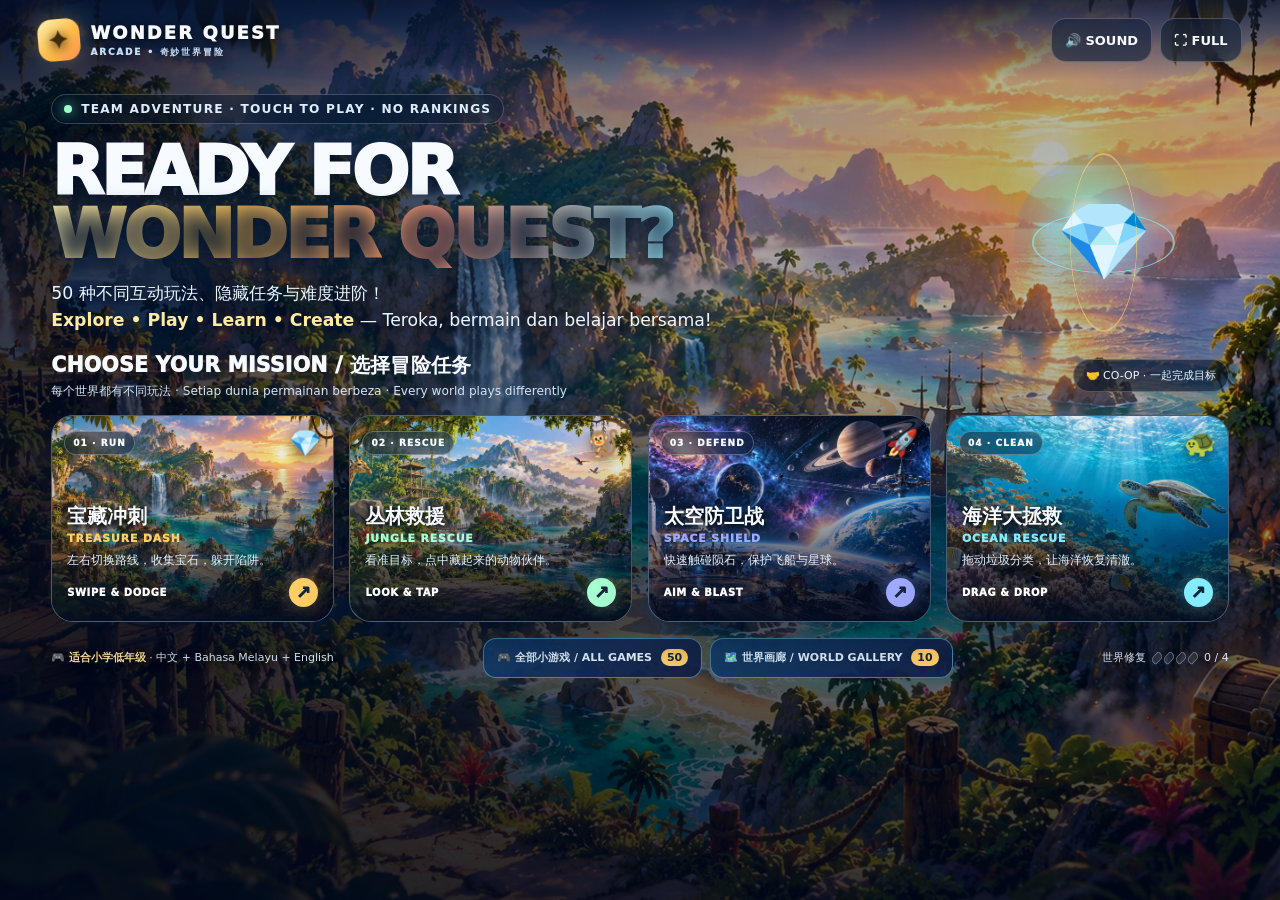
<file: WonderQuest_50Games_index.html>
<!doctype html>
<html lang="zh-CN">
<head>
<meta charset="utf-8">
<meta name="viewport" content="width=device-width,initial-scale=1,maximum-scale=1,user-scalable=no,viewport-fit=cover">
<meta name="theme-color" content="#07132c">
<meta name="description" content="Wonder Quest Arcade — cooperative touch-screen adventure mini-games for children. No ads, no accounts, no external libraries.">
<title>Wonder Quest Ultimate Arcade v4.0 · 50+ Mini Games</title>
<style>
:root{--ink:#f7fbff;--muted:#cce0f8;--gold:#ffd56f;--cyan:#75edff;--pink:#ff98d0;--glass:rgba(5,15,38,.75);--line:rgba(255,255,255,.2);--shadow:0 24px 80px rgba(0,0,0,.38)}
*{box-sizing:border-box;-webkit-tap-highlight-color:transparent}html,body{margin:0;width:100%;height:100%;overflow:hidden;background:#07132c;color:var(--ink);font-family:system-ui,-apple-system,"Segoe UI","Microsoft YaHei",sans-serif;overscroll-behavior:none}button{font:inherit;color:inherit;border:0;cursor:pointer;touch-action:manipulation}button:focus-visible{outline:4px solid white;outline-offset:3px}button:disabled{opacity:.58;cursor:default}#app{position:relative;width:100%;height:100dvh;min-height:540px;overflow:hidden;background:#07132c;isolation:isolate}.screen{position:absolute;inset:0;overflow:auto;scrollbar-width:thin;scrollbar-color:#95dfff66 transparent}.hidden{display:none!important}
/* home */
#home{background:#07132c}#homeBg{position:absolute;inset:-3%;background:url('assets/scenes/treasure.webp') center/cover no-repeat;animation:pan 30s ease-in-out infinite alternate;filter:saturate(1.15)}#homeBg:after{content:"";position:absolute;inset:0;background:linear-gradient(90deg,rgba(2,9,27,.78),rgba(2,9,27,.34) 58%,rgba(2,9,27,.22)),linear-gradient(0deg,rgba(1,7,24,.68),transparent 62%),radial-gradient(ellipse at 70% 35%,transparent 12%,rgba(1,8,28,.24) 80%)}@keyframes pan{from{transform:scale(1.02) translate(0,0)}to{transform:scale(1.12) translate(-1.3%,-.6%)}}.home-shine{position:absolute;inset:0;pointer-events:none;overflow:hidden}.ray{position:absolute;top:-22%;width:17%;height:70%;background:linear-gradient(180deg,rgba(255,246,197,.11),transparent);filter:blur(17px);transform:rotate(16deg);animation:ray 12s ease-in-out infinite alternate}.ray.r1{left:60%}.ray.r2{left:77%;width:10%;animation-delay:-4s;opacity:.55}@keyframes ray{from{transform:translateX(-20px) rotate(16deg);opacity:.25}to{transform:translateX(35px) rotate(16deg);opacity:.72}}#particles{position:absolute;inset:0;overflow:hidden;pointer-events:none}.spark{position:absolute;width:4px;height:4px;background:#fff0b1;border-radius:50%;box-shadow:0 0 15px 4px #ffcd6877;animation:float var(--d) linear infinite;opacity:0}@keyframes float{0%{transform:translateY(30px) scale(.3);opacity:0}18%{opacity:.9}80%{opacity:.45}100%{transform:translateY(-105vh) translateX(var(--dx)) scale(1.4);opacity:0}}
.topbar{position:relative;z-index:3;display:flex;align-items:center;justify-content:space-between;gap:14px;padding:clamp(12px,2vh,22px) clamp(14px,3vw,42px);background:linear-gradient(#06112dcc,transparent)}.brand{display:flex;align-items:center;gap:10px;font-weight:1000;letter-spacing:.12em;font-size:clamp(13px,1.4vw,18px);text-shadow:0 2px 12px #000}.brand-mark{width:42px;height:42px;border-radius:14px;display:grid;place-items:center;background:linear-gradient(140deg,#fff4b3,#ffbd49 55%,#ff8e52);color:#422a0b;font-size:25px;box-shadow:0 0 28px #ffd26c55;transform:rotate(-5deg)}.brand small{display:block;font-size:9px;letter-spacing:.2em;color:#c5def8;margin-top:3px}.top-actions{display:flex;gap:8px}.iconbtn{min-height:44px;min-width:46px;padding:9px 13px;border:1px solid #ffffff35;border-radius:15px;background:#05173388;backdrop-filter:blur(14px);font-weight:900;font-size:13px}.iconbtn:active{transform:scale(.96)}.home-content{position:relative;z-index:2;max-width:1500px;margin:auto;padding:clamp(8px,1.6vh,20px) clamp(14px,4vw,62px) 26px;display:flex;flex-direction:column;gap:clamp(12px,1.7vh,22px);min-height:calc(100% - 68px)}.eyebrow{display:inline-flex;align-items:center;gap:9px;width:max-content;border:1px solid #ffffff34;background:#04152d75;backdrop-filter:blur(12px);border-radius:999px;padding:7px 12px;font-size:clamp(10px,.95vw,13px);font-weight:900;letter-spacing:.1em;color:#ddedff}.pulse-dot{width:8px;height:8px;background:#9bffc6;box-shadow:0 0 13px #78ffc1;border-radius:50%;animation:pulse 1.6s infinite}@keyframes pulse{50%{opacity:.35;transform:scale(.72)}}.hero{display:flex;align-items:flex-end;justify-content:space-between;gap:22px}.hero-copy{max-width:840px}h1{margin:0;font-size:clamp(38px,5.3vw,76px);font-weight:1000;line-height:.94;letter-spacing:-.045em;text-shadow:0 5px 22px #00102a}.title-shine{color:transparent;background:linear-gradient(95deg,#fff3b2 0%,#ffc85c 30%,#ff9d7c 61%,#9defff 100%);background-clip:text;-webkit-background-clip:text;filter:drop-shadow(0 0 18px #9defff22)}.hero-sub{margin:13px 0 0;max-width:760px;color:#ecf7ff;font-size:clamp(12px,1.35vw,18px);line-height:1.55;text-shadow:0 2px 10px #00102a}.hero-sub strong{color:#ffe9a3}.portal-core{flex:0 0 clamp(112px,14vw,190px);width:clamp(112px,14vw,190px);aspect-ratio:1;border-radius:50%;position:relative;display:grid;place-items:center;margin:0 3% 2px 0;background:radial-gradient(circle at 40% 35%,#ffffffbb 0 2%,#d1fbff88 3% 7%,#69d9ff54 14%,#3b66ff20 38%,transparent 62%);filter:drop-shadow(0 0 25px #62d9ff45)}.portal-core:before,.portal-core:after{content:"";position:absolute;inset:10%;border:2px solid #8feeff9c;border-radius:50%;transform:rotateX(65deg);animation:orbit 8s linear infinite}.portal-core:after{inset:0%;border-color:#ffd87885;transform:rotateY(68deg);animation-duration:12s;animation-direction:reverse}.core-inner{font-size:clamp(44px,6vw,78px);animation:coreFloat 3s ease-in-out infinite alternate;filter:drop-shadow(0 0 15px #83eaff88)}@keyframes orbit{to{transform:rotate(425deg) rotateX(65deg)}}@keyframes coreFloat{to{transform:translateY(-9px) scale(1.04)}}.world-heading{display:flex;align-items:center;justify-content:space-between;gap:12px;margin-top:2px}.world-heading h2{margin:0;font-size:clamp(15px,1.6vw,22px);font-weight:1000;letter-spacing:.01em}.world-heading p{margin:4px 0 0;color:#d6e8fa;font-size:clamp(10px,.95vw,13px)}.team-chip{padding:8px 12px;border:1px solid #ffffff38;background:#06142c99;border-radius:999px;font-size:11px;color:#eaf6ff;white-space:nowrap}.world-grid{display:grid;grid-template-columns:repeat(4,minmax(0,1fr));gap:clamp(8px,1.2vw,16px)}.world-card{--accent:#ffd36f;position:relative;min-height:clamp(158px,23vh,222px);padding:0;overflow:hidden;border-radius:22px;border:1px solid #ffffff44;background:#0a2345;box-shadow:0 16px 45px #00102b70;text-align:left;isolation:isolate;transition:transform .24s,border-color .24s,box-shadow .24s}.world-card:before{content:"";position:absolute;z-index:-2;inset:-1%;background-image:linear-gradient(0deg,rgba(3,12,31,.97),rgba(3,12,31,.06) 76%),var(--img);background-size:cover;background-position:center;transition:transform .65s}.world-card:after{content:"";position:absolute;inset:0;z-index:-1;background:linear-gradient(140deg,color-mix(in srgb,var(--accent) 16%,transparent),transparent 54%);opacity:.75}.world-card:hover,.world-card:focus-visible{transform:translateY(-5px);border-color:var(--accent);box-shadow:0 20px 52px #00102baa,0 0 24px color-mix(in srgb,var(--accent) 26%,transparent)}.world-card:hover:before{transform:scale(1.075)}.world-card:active{transform:scale(.985)}.world-card[data-game="treasure"]{--img:url('assets/scenes/treasure.webp');--accent:#ffcf66}.world-card[data-game="jungle"]{--img:url('assets/scenes/jungle.webp');--accent:#a5ffd0}.world-card[data-game="space"]{--img:url('assets/scenes/space.webp');--accent:#9ea9ff}.world-card[data-game="ocean"]{--img:url('assets/scenes/ocean.webp');--accent:#83edff}.card-top{position:absolute;top:12px;left:12px;right:12px;display:flex;align-items:center;justify-content:space-between;gap:6px}.world-tag{font-size:9px;font-weight:1000;letter-spacing:.12em;padding:6px 8px;border:1px solid #ffffff45;border-radius:999px;background:#04162f77;backdrop-filter:blur(10px)}.card-glyph{font-size:26px;filter:drop-shadow(0 3px 7px #0009)}.card-content{position:absolute;left:0;right:0;bottom:0;padding:13px 15px 14px}.card-content h3{font-size:clamp(15px,1.55vw,21px);line-height:1.05;margin:0 0 4px;font-weight:1000;text-shadow:0 2px 7px #000}.card-content .eng{display:block;color:var(--accent);font-size:clamp(9px,.85vw,12px);font-weight:950;letter-spacing:.08em;margin-bottom:7px}.card-content p{font-size:clamp(10px,.91vw,12px);line-height:1.4;color:#e4f2ff;margin:0;max-width:95%}.card-bottom{margin-top:10px;display:flex;justify-content:space-between;align-items:center;font-size:10px;color:#fff;font-weight:950;letter-spacing:.06em}.card-play{display:grid;place-items:center;width:29px;height:29px;border-radius:50%;background:var(--accent);color:#15243d;font-size:18px;box-shadow:0 0 18px color-mix(in srgb,var(--accent) 36%,transparent)}.bottom-bar{display:flex;align-items:center;justify-content:space-between;gap:10px;color:#e2f1ff;font-size:11px;text-shadow:0 2px 8px #000}.bottom-bar strong{color:#ffe3a1}.portal-progress{display:flex;align-items:center;gap:7px}.mini-crystals{display:flex;gap:4px}.mini-crystals span{width:8px;height:12px;border-radius:2px 5px 2px 5px;border:1px solid #c1ecff5c;transform:rotate(45deg);background:#ffffff16}.mini-crystals span.lit{background:#8deaff;box-shadow:0 0 12px #8deaff;border-color:#fff}
/* game view */
#gameScreen{background:#06132e;overflow:hidden;z-index:10}.game-canvas{position:absolute;inset:0;width:100%;height:100%;touch-action:none;display:block}.game-shade{position:absolute;inset:0;pointer-events:none;background:linear-gradient(180deg,rgba(1,8,24,.62),transparent 24%,transparent 67%,rgba(1,8,24,.45))}.game-top{position:absolute;z-index:3;top:0;left:0;right:0;display:grid;grid-template-columns:auto 1fr minmax(160px,300px);align-items:center;gap:clamp(9px,1.6vw,22px);padding:clamp(10px,1.7vh,20px) clamp(12px,2.6vw,36px);background:linear-gradient(#030b21be,transparent)}.glass{border:1px solid #ffffff35;background:rgba(4,15,38,.72);backdrop-filter:blur(15px);box-shadow:0 10px 35px #00102b55}.backbtn{min-height:47px;padding:10px 14px;border-radius:15px;border:1px solid #ffffff42;background:#061831c7;font-size:12px;font-weight:1000;letter-spacing:.06em;white-space:nowrap}.game-heading{min-width:0}.game-heading .kicker{color:#a9e9ff;font-size:9px;font-weight:1000;letter-spacing:.18em}.game-heading h2{margin:2px 0 0;font-size:clamp(17px,2.2vw,29px);line-height:1.05;text-shadow:0 2px 8px #000}.game-heading p{margin:4px 0 0;color:#e0efff;font-size:clamp(10px,.96vw,13px);white-space:nowrap;overflow:hidden;text-overflow:ellipsis}.hud{padding:11px 13px;border-radius:16px;display:flex;flex-direction:column;gap:8px;min-width:0}.hud-row{display:flex;align-items:center;justify-content:space-between;gap:8px;font-size:11px;font-weight:1000}.hud-value{color:#ffe69e;white-space:nowrap}.meter{height:9px;border-radius:999px;background:#ffffff20;border:1px solid #ffffff27;overflow:hidden}.meter>span{display:block;height:100%;width:0;border-radius:999px;background:linear-gradient(90deg,#63f1e0,#fff2a1);box-shadow:0 0 12px #72f5e2;transition:width .22s}.game-bottom{position:absolute;z-index:3;left:0;right:0;bottom:0;display:flex;align-items:flex-end;justify-content:space-between;gap:10px;padding:14px clamp(12px,2.6vw,36px) max(14px,env(safe-area-inset-bottom));pointer-events:none;background:linear-gradient(0deg,rgba(1,8,24,.72),transparent)}.game-bottom>*{pointer-events:auto}.mission-tip{max-width:min(620px,60vw);padding:10px 14px;border-radius:15px;border:1px solid #ffffff28;background:#04152fa8;backdrop-filter:blur(12px);font-size:clamp(10px,.98vw,13px);color:#e8f6ff;line-height:1.35}.mission-tip strong{display:block;color:#ffe59a;margin-bottom:2px}.bottom-controls{display:flex;align-items:center;gap:9px}.control-btn{min-width:clamp(56px,6.8vw,88px);min-height:clamp(48px,6vw,68px);padding:8px 14px;border-radius:18px;border:1px solid #ffffff4d;background:rgba(7,20,47,.82);box-shadow:0 9px 27px #0004, inset 0 1px #fff2;font-size:clamp(20px,2.4vw,30px);font-weight:1000;touch-action:manipulation}.control-btn:active{transform:scale(.95);background:#ffffff2d}.control-label{display:block;font-size:9px;letter-spacing:.08em;margin-top:2px;color:#d7ebff}.toast{position:absolute;z-index:8;top:clamp(95px,13vh,135px);left:50%;transform:translateX(-50%) translateY(-10px);opacity:0;pointer-events:none;padding:12px 20px;border:1px solid #ffffff48;border-radius:999px;background:rgba(5,17,44,.86);backdrop-filter:blur(15px);font-weight:1000;font-size:clamp(13px,1.3vw,18px);box-shadow:0 12px 35px #0005;transition:.22s;white-space:nowrap}.toast.show{opacity:1;transform:translateX(-50%) translateY(0)}
/* end overlay */
#ending{position:absolute;z-index:20;inset:0;display:grid;place-items:center;background:rgba(2,7,24,.65);backdrop-filter:blur(13px);padding:20px;overflow:hidden}.end-card{position:relative;width:min(620px,94vw);border-radius:30px;border:1px solid #ffffff4b;padding:clamp(24px,4vw,42px);text-align:center;background:linear-gradient(155deg,#0c2d55ed,#111640f5 70%);box-shadow:0 25px 90px #0008;overflow:hidden;animation:popin .42s cubic-bezier(.2,1.25,.35,1)}@keyframes popin{from{opacity:0;transform:scale(.7) translateY(30px)}to{opacity:1;transform:scale(1) translateY(0)}}.end-card:before{content:"";position:absolute;inset:-45%;background:conic-gradient(from 0deg,transparent,#76dfff21,transparent,#ffda7225,transparent);animation:spin 10s linear infinite;pointer-events:none}@keyframes spin{to{transform:rotate(360deg)}}.end-inner{position:relative;z-index:1}.end-icon{font-size:clamp(62px,10vw,100px);line-height:1.1;filter:drop-shadow(0 0 22px #8fefff75);animation:coreFloat 2.2s ease-in-out infinite alternate}.end-card h2{font-size:clamp(27px,4.2vw,42px);margin:15px 0 8px;font-weight:1000}.end-card p{font-size:clamp(13px,1.3vw,17px);color:#dceeff;line-height:1.55;margin:0 auto 22px;max-width:470px}.end-actions{display:flex;justify-content:center;gap:10px;flex-wrap:wrap}.primary-btn,.secondary-btn{min-height:52px;padding:13px 21px;border-radius:15px;font-weight:1000;font-size:14px}.primary-btn{background:linear-gradient(135deg,#fff3b2,#ffcb5c 60%,#ff9955);color:#3a260c;box-shadow:0 8px 25px #ffb74642,inset 0 1px #fff}.secondary-btn{background:#ffffff13;border:1px solid #ffffff35;color:#eff8ff}.primary-btn:active,.secondary-btn:active{transform:scale(.98)}.confetti{position:absolute;top:-16px;width:9px;height:15px;border-radius:3px;animation:confetti 2.8s linear forwards;opacity:.9}@keyframes confetti{to{transform:translateY(110vh) rotate(740deg);opacity:0}}
@media(max-width:930px){.home-content{justify-content:flex-start;padding-top:16px}.hero{align-items:center}.portal-core{margin-right:0;flex-basis:100px;width:100px}.world-grid{grid-template-columns:repeat(2,minmax(0,1fr))}.world-card{min-height:clamp(135px,25vh,200px)}.card-content{padding:10px 12px}.game-top{grid-template-columns:auto 1fr;}.hud{grid-column:1/-1;max-width:370px;justify-self:end;width:100%;padding:8px 11px}.game-heading{padding-right:4px}.game-bottom{align-items:flex-end}.mission-tip{max-width:58vw}.bottom-controls{gap:6px}}
@media(max-width:560px){#app{min-height:520px}.topbar{padding:9px 12px}.brand-mark{width:36px;height:36px}.iconbtn{min-height:38px;min-width:40px;padding:7px 9px}.home-content{padding:8px 12px 12px;gap:10px}.hero{gap:7px}.portal-core{flex-basis:66px;width:66px}.core-inner{font-size:38px}h1{font-size:clamp(30px,8.5vw,46px)}.hero-sub{margin-top:7px;font-size:11px}.world-heading h2{font-size:15px}.team-chip{font-size:9px;padding:6px 8px}.world-grid{gap:8px}.world-card{min-height:145px;border-radius:16px}.card-top{top:8px;left:8px}.world-tag{font-size:8px;padding:5px 6px}.card-glyph{font-size:22px}.card-content h3{font-size:15px}.card-content .eng{font-size:8px;margin-bottom:4px}.card-content p{font-size:9px}.card-bottom{margin-top:5px;font-size:9px}.card-play{width:24px;height:24px}.bottom-bar{font-size:9px;align-items:flex-start}.portal-progress{gap:5px}.game-top{padding:9px;gap:6px;grid-template-columns:auto 1fr}.backbtn{min-height:42px;padding:8px 10px;font-size:10px}.game-heading h2{font-size:18px}.game-heading .kicker{font-size:8px}.game-heading p{font-size:10px}.hud{max-width:260px}.game-bottom{padding:8px;gap:6px;align-items:flex-end}.mission-tip{max-width:49vw;padding:8px 9px;font-size:9px}.control-btn{min-width:48px;min-height:47px;border-radius:14px;padding:5px 8px;font-size:19px}.control-label{font-size:7px}.primary-btn,.secondary-btn{font-size:12px;min-height:47px;padding:10px 13px}.toast{max-width:90vw;white-space:normal;text-align:center;top:126px;font-size:13px}}
@media(orientation:portrait) and (max-width:700px){.home-content{overflow-y:auto}.hero{align-items:flex-start}.portal-core{display:none}.world-grid{padding-bottom:8px}.world-card{min-height:165px}.bottom-bar{padding-bottom:8px}}
@media(prefers-reduced-motion:reduce){*,*:before,*:after{animation-duration:.01ms!important;animation-iteration-count:1!important;scroll-behavior:auto!important;transition-duration:.01ms!important}}

/* Ultimate expansion: mini arcade, story activities and full art gallery */
.home-nav-actions{display:flex;gap:8px;align-items:center;flex-wrap:wrap}.nav-pill{min-height:40px;padding:9px 13px;border:1px solid #8ddfff77;border-radius:13px;background:linear-gradient(135deg,#103d6be8,#111d45e8);box-shadow:0 0 20px #36c7ff1c;font-weight:900;font-size:11px}.nav-pill b{display:inline-block;margin-left:5px;background:#ffcd68;color:#17233a;border-radius:99px;padding:2px 6px}.sub-top{position:relative;z-index:3;display:grid;grid-template-columns:auto minmax(0,1fr) auto;align-items:center;gap:18px;padding:clamp(12px,2vh,22px) clamp(12px,2.5vw,36px);background:linear-gradient(#06112df0,transparent)}.sub-top h1,.mini-title-wrap h1{margin:3px 0 4px;font-size:clamp(22px,3.2vw,42px);font-weight:1000;line-height:1.03;text-shadow:0 3px 14px #000}.sub-top h1 span,.mini-title-wrap h1 span{display:inline-block;color:#95eaff;font-size:.53em;letter-spacing:.04em;margin-left:6px}.sub-top p,.mini-title-wrap p{margin:0;color:#d7e9ff;font-size:clamp(10px,1vw,14px)}.sub-kicker{color:#9be8ff;font-size:10px;font-weight:1000;letter-spacing:.18em}.sub-top-actions{display:flex;gap:7px}.arcade-bg,.gallery-bg,.mini-bg{position:absolute;inset:0;background:url('assets/scenes/space.webp') center/cover no-repeat;filter:saturate(1.1);transform:scale(1.02)}.arcade-bg:after,.gallery-bg:after,.mini-bg:after{content:"";position:absolute;inset:0;background:linear-gradient(180deg,#03112bdc,#07132be6 38%,#07132bf0),radial-gradient(ellipse at 50% 20%,#197fc833,transparent 65%)}.arcade-wrap{position:relative;z-index:1;max-width:1540px;margin:auto;padding:5px clamp(12px,2.4vw,34px) 30px}.arcade-intro{display:flex;align-items:center;justify-content:space-between;gap:14px;padding:13px 17px;margin:0 0 14px;border:1px solid #ffffff27;border-radius:18px;background:#061832ad;backdrop-filter:blur(13px)}.arcade-intro strong{display:block;font-size:clamp(16px,1.6vw,22px)}.arcade-intro span{display:inline-block;color:#b5d6f1;font-size:11px;margin-top:3px}.arcade-badges{display:flex;gap:8px;flex-wrap:wrap}.arcade-badges span{padding:7px 10px;border-radius:99px;border:1px solid #7fddff55;background:#0b3156a6;color:#e5f7ff;font-weight:800}.arcade-grid{display:grid;grid-template-columns:repeat(5,minmax(0,1fr));gap:12px}.arcade-card{position:relative;min-height:150px;text-align:left;border:1px solid #ffffff35;border-radius:18px;overflow:hidden;background:linear-gradient(145deg,#164a75e8,#09152eea);padding:15px;box-shadow:0 14px 34px #0004;transition:transform .2s,border-color .2s,box-shadow .2s}.arcade-card:before{content:"";position:absolute;inset:0;background:radial-gradient(circle at 100% 0%,var(--tint,#58dfff)33,transparent 60%);opacity:.22;pointer-events:none}.arcade-card:hover,.arcade-card:focus-visible{transform:translateY(-4px);border-color:var(--tint,#75eaff);box-shadow:0 0 24px color-mix(in srgb,var(--tint,#75eaff) 25%,transparent)}.arcade-card .game-emoji{font-size:35px;display:block;margin-bottom:5px;filter:drop-shadow(0 4px 10px #0007)}.arcade-card strong{display:block;font-size:clamp(13px,1.13vw,16px);line-height:1.15}.arcade-card small{display:block;color:var(--tint,#9defff);font-size:10px;font-weight:1000;letter-spacing:.07em;margin:4px 0}.arcade-card p{margin:0;color:#d6e7f7;font-size:11px;line-height:1.35}.arcade-card .launch-arrow{position:absolute;right:12px;top:12px;width:28px;height:28px;border-radius:50%;background:var(--tint,#76eaff);color:#07213b;display:grid;place-items:center;font-weight:1000}.gallery-hint{padding:20px 6px;text-align:center;color:#c5e2ff;font-size:12px;letter-spacing:.02em}.mini-top{position:relative;z-index:3;display:grid;grid-template-columns:auto 1fr auto;align-items:center;gap:18px;padding:clamp(12px,2vh,22px) clamp(12px,2.5vw,36px);background:linear-gradient(#06112df0,transparent)}.mini-main{position:relative;z-index:2;width:min(1160px,96vw);margin:0 auto;padding:8px 16px 28px;display:flex;flex-direction:column;align-items:stretch;gap:12px}.mini-hud{border-radius:16px;padding:12px 17px}.mini-hud>div:first-child{display:flex;align-items:center;justify-content:space-between;gap:8px;font-size:14px;margin-bottom:8px}.mini-hud span{color:#afeaff;font-weight:1000}.mini-feedback{min-height:32px;text-align:center;color:#ffe9a2;font-weight:900;font-size:14px;padding:4px}.mini-area{min-height:330px;display:flex;align-items:center;justify-content:center;flex-direction:column;gap:14px;padding:clamp(12px,2vw,24px);border:1px solid #ffffff35;border-radius:24px;background:linear-gradient(145deg,#061a36b8,#07142fd9);backdrop-filter:blur(14px);box-shadow:0 20px 60px #0004}.mini-card-grid{display:grid;grid-template-columns:repeat(4,minmax(70px,112px));gap:clamp(8px,1.3vw,15px);justify-content:center}.mini-tile{min-height:78px;aspect-ratio:1;border:1px solid #ffffff3b;border-radius:16px;background:linear-gradient(145deg,#174c7b,#0d2346);font-size:clamp(25px,3.2vw,42px);box-shadow:0 9px 19px #0003;transition:transform .16s,filter .16s,border-color .16s}.mini-tile:active{transform:scale(.94)}.mini-tile.matched,.mini-tile.correct{background:linear-gradient(145deg,#1d946f,#115143);border-color:#9dffcd}.mini-tile.blank{background:#041226;opacity:.54}.mini-options{display:flex;gap:10px;flex-wrap:wrap;justify-content:center;width:100%}.mini-option{min-width:110px;min-height:62px;padding:12px 16px;border-radius:16px;border:1px solid #ffffff52;background:linear-gradient(145deg,#1c5d8b,#12264d);font-size:clamp(17px,1.7vw,24px);font-weight:1000;box-shadow:0 8px 18px #0003;transition:transform .15s,border-color .15s}.mini-option small{display:block;font-size:10px;color:#d3edff;font-weight:700;margin-top:3px}.mini-option:active{transform:scale(.94)}.mini-question{font-size:clamp(20px,3vw,36px);font-weight:1000;text-align:center;line-height:1.3}.mini-subquestion{font-size:clamp(12px,1.3vw,17px);text-align:center;color:#d5eaff}.mini-big-emoji{font-size:clamp(52px,8vw,90px);filter:drop-shadow(0 8px 14px #0005)}.mini-grid-3{display:grid;grid-template-columns:repeat(3,minmax(75px,130px));gap:11px;justify-content:center}.mini-habitat{display:flex;gap:10px;justify-content:center;flex-wrap:wrap}.maze-grid{display:grid;grid-template-columns:repeat(6,minmax(34px,62px));gap:5px;justify-content:center}.maze-cell{aspect-ratio:1;border-radius:9px;border:1px solid #ffffff22;background:#17446a;font-size:clamp(18px,2.5vw,30px)}.maze-cell.wall{background:#030e24;border-color:#24324f}.maze-cell.player{background:#0b8eb2;box-shadow:0 0 20px #75eaff88}.maze-cell.goal{background:#9764c9}.maze-pad{display:grid;grid-template-columns:repeat(3,60px);grid-template-rows:repeat(2,48px);gap:4px}.maze-pad button{border-radius:11px;border:1px solid #ffffff40;background:#153d69;font-size:24px}.slide-grid{display:grid;grid-template-columns:repeat(3,minmax(68px,100px));gap:6px;justify-content:center}.slide-tile{aspect-ratio:1;border-radius:14px;border:1px solid #ffffff44;background:linear-gradient(145deg,#2471ab,#13294f);font-size:clamp(22px,3vw,36px);font-weight:1000}.slide-tile.blank{background:#031126;border-style:dashed;box-shadow:inset 0 0 20px #0005}.color-palette{display:flex;gap:8px;flex-wrap:wrap;justify-content:center}.color-swatch{min-width:70px;min-height:70px;border-radius:18px;border:3px solid #ffffffaa;box-shadow:0 8px 18px #0004}.draw-canvas{width:min(900px,82vw);height:min(420px,48vh);background:#f7fbff;border:5px solid #c5ecff;border-radius:18px;touch-action:none;box-shadow:0 10px 35px #0005}.draw-tools{display:flex;gap:8px;flex-wrap:wrap;justify-content:center}.draw-tools button{border-radius:12px;border:2px solid #ffffff66;min-width:44px;min-height:44px;padding:5px 10px}.gallery-grid{position:relative;z-index:1;display:grid;grid-template-columns:repeat(3,minmax(0,1fr));gap:15px;max-width:1550px;padding:5px 22px 35px;margin:0 auto}.gallery-card{border-radius:18px;overflow:hidden;border:1px solid #ffffff46;background:#071730;box-shadow:0 15px 40px #0004;padding:0;text-align:left;transition:transform .2s,border-color .2s}.gallery-card:hover{transform:translateY(-3px);border-color:#9beaff}.gallery-card img{display:block;width:100%;aspect-ratio:16/10;object-fit:cover}.gallery-card span{display:block;padding:11px 13px;color:#f3f9ff;font-weight:900;font-size:14px}.gallery-card small{display:block;padding:0 13px 12px;color:#9bdff7;font-size:11px}.gallery-lightbox{position:fixed;z-index:30;inset:0;background:#020817ed;display:flex;align-items:center;justify-content:center;flex-direction:column;padding:55px 20px 20px;gap:12px}.gallery-lightbox img{max-width:95vw;max-height:82vh;object-fit:contain;border-radius:12px;box-shadow:0 15px 80px #000}.lightbox-close{position:absolute;right:22px;top:16px;min-height:42px;padding:9px 14px;background:#10325a;border:1px solid #ffffff4d;border-radius:12px;font-weight:900}.lightbox-caption{font-size:14px;color:#fff0b7;font-weight:900}.mini-result{display:flex;flex-direction:column;align-items:center;text-align:center;gap:12px;padding:20px}.mini-result .result-emoji{font-size:76px;animation:coreFloat 1.2s ease-in-out infinite alternate}.mini-result h2{margin:0;font-size:clamp(22px,3vw,36px)}.mini-result p{max-width:620px;color:#e0efff;line-height:1.6;margin:0}.mini-result button{min-height:48px;padding:12px 18px;border-radius:13px;background:#ffcf65;color:#142641;font-weight:1000}.mini-result .secondary{background:#18385d;color:white;border:1px solid #ffffff4a}
@media(max-width:1080px){.arcade-grid{grid-template-columns:repeat(4,minmax(0,1fr))}.sub-top{grid-template-columns:auto 1fr}.sub-top-actions{grid-column:1/-1;justify-content:flex-end}.gallery-grid{grid-template-columns:repeat(2,minmax(0,1fr))}}
@media(max-width:700px){.arcade-grid{grid-template-columns:repeat(2,minmax(0,1fr))}.arcade-card{min-height:142px;padding:12px}.sub-top h1{font-size:23px}.sub-top h1 span{display:block;margin:4px 0 0}.mini-top{grid-template-columns:auto 1fr}.mini-title-wrap h1{font-size:24px}.mini-top #miniReset{grid-column:1/-1;justify-self:end}.gallery-grid{grid-template-columns:1fr;padding:5px 12px 25px}.home-nav-actions{justify-content:center}.bottom-bar{flex-wrap:wrap}.mini-card-grid{grid-template-columns:repeat(3,minmax(68px,95px))}.mini-main{padding:6px 10px 24px}.mini-area{min-height:300px}.mini-grid-3{grid-template-columns:repeat(3,minmax(70px,105px))}.maze-grid{grid-template-columns:repeat(6,minmax(30px,47px))}}


/* Wonder Quest v3 progression and touch-first arcade upgrades */
.arcade-control-deck{display:grid;grid-template-columns:minmax(0,1fr) minmax(0,1.15fr);gap:12px;margin:0 0 15px}
.difficulty-panel,.progress-panel{border:1px solid #ffffff30;border-radius:18px;background:linear-gradient(135deg,#061832e8,#122b4fe0);box-shadow:0 16px 40px #0003;padding:14px 16px;backdrop-filter:blur(14px)}
.difficulty-panel strong{display:block;font-size:14px}.difficulty-panel small{display:block;color:#c8e0f8;font-size:11px;line-height:1.4;margin-top:4px}
.difficulty-buttons{display:flex;gap:7px;flex-wrap:wrap;margin-top:10px}.difficulty-buttons button{min-height:43px;padding:9px 13px;border-radius:12px;border:1px solid #ffffff30;background:#0a2446;color:#eaf7ff;font-weight:900;font-size:12px}.difficulty-buttons button.active{background:linear-gradient(135deg,#ffe49c,#ffb74e);color:#182844;border-color:#fff1bf;box-shadow:0 0 22px #ffc65b44;transform:translateY(-1px)}
.progress-panel{display:flex;align-items:center;gap:15px;flex-wrap:wrap}.progress-stat{min-width:72px}.progress-stat small{display:block;color:#bcd7ef;font-size:10px}.progress-stat strong{display:block;color:#fff4c9;font-size:20px;margin-top:3px}.progress-actions{display:flex;gap:8px;margin-left:auto;flex-wrap:wrap}.mix-launch,.vault-launch{min-height:45px;padding:10px 14px;border-radius:13px;font-size:12px;font-weight:1000;box-shadow:0 8px 24px #0003}.mix-launch{background:linear-gradient(135deg,#a8f5ff,#71b7ff);color:#092446}.vault-launch{background:linear-gradient(135deg,#ffc96a,#ff8e8e);color:#341b36}
.arcade-card.is-complete:after{content:'✓ 已完成';position:absolute;right:10px;bottom:10px;border-radius:999px;padding:5px 8px;background:#b6ffd7;color:#06372c;font-size:10px;font-weight:1000;box-shadow:0 0 16px #8bffc555}.arcade-card.is-complete{border-color:#9bffcd}.arcade-card .launch-arrow{z-index:2}
.mini-result .reward-strip{display:flex;justify-content:center;gap:8px;flex-wrap:wrap;margin-top:2px}.reward-strip span{border:1px solid #ffe8a766;border-radius:999px;background:#4b3a1aa8;color:#ffedb7;padding:7px 12px;font-weight:1000;font-size:12px}.challenge-stage{width:min(880px,100%);padding:12px 10px 18px;display:flex;flex-direction:column;align-items:center;gap:15px}.challenge-stage .mini-options{max-width:790px}.challenge-visual{font-size:clamp(38px,6vw,76px);letter-spacing:.12em;text-align:center;min-height:72px;display:flex;align-items:center;justify-content:center;filter:drop-shadow(0 8px 15px #0006)}.challenge-ribbon{display:flex;gap:7px;justify-content:center;flex-wrap:wrap}.challenge-ribbon span{border:1px solid #8be8ff55;background:#0b2a4cbb;color:#dff8ff;padding:6px 10px;border-radius:999px;font-size:11px;font-weight:900}.forge-controls{display:flex;justify-content:center;align-items:center;gap:8px;flex-wrap:wrap;font-size:clamp(20px,2.7vw,32px);font-weight:1000}.forge-controls select{background:#0b2f54;color:#fff;border:2px solid #8feaff;border-radius:13px;font-size:22px;font-weight:1000;padding:10px;min-width:72px;min-height:53px}.forge-target{font-size:clamp(24px,3vw,38px);color:#ffe7a3;font-weight:1000}.circuit-grid{display:grid;grid-template-columns:repeat(4,minmax(56px,90px));gap:7px;justify-content:center}.circuit-tile{aspect-ratio:1;border:1px solid #8aeaff55;border-radius:12px;background:linear-gradient(145deg,#12375b,#071a35);padding:4px;box-shadow:inset 0 0 18px #4dbdff1a;min-width:56px;min-height:56px}.circuit-tile svg{width:100%;height:100%;overflow:visible}.circuit-tile.source{border-color:#ffe69c;box-shadow:0 0 18px #ffc95e4a}.circuit-tile.target{border-color:#9dffd1;box-shadow:0 0 18px #62ffbe44}.circuit-tile.connected{background:linear-gradient(145deg,#145b64,#092c48);border-color:#8effe0}.code-guess{display:flex;gap:9px;justify-content:center;flex-wrap:wrap;min-height:54px}.code-slot{width:64px;height:64px;border-radius:16px;border:2px dashed #87e9ff;background:#071b36;font-size:31px;display:grid;place-items:center}.code-palette{display:flex;gap:8px;justify-content:center;flex-wrap:wrap}.code-palette button{width:58px;height:58px;border-radius:50%;font-size:30px;background:#12385e;border:2px solid #ffffff65}.code-history{display:flex;flex-direction:column;gap:6px;max-height:150px;overflow:auto;width:min(500px,100%)}.code-attempt{display:flex;align-items:center;justify-content:space-between;gap:10px;padding:8px 12px;background:#061831;border:1px solid #ffffff25;border-radius:12px;font-size:14px}.code-attempt small{color:#bcecff}
@media(max-width:900px){.arcade-control-deck{grid-template-columns:1fr}.progress-actions{margin-left:0}.progress-panel{gap:12px}}
@media(max-width:560px){.difficulty-panel,.progress-panel{padding:11px}.difficulty-buttons button{flex:1;min-width:92px;padding:8px 7px}.progress-panel{display:grid;grid-template-columns:repeat(3,minmax(0,1fr))}.progress-actions{grid-column:1/-1;display:grid;grid-template-columns:1fr}.arcade-card.is-complete:after{right:6px;bottom:6px}.circuit-grid{grid-template-columns:repeat(4,minmax(48px,68px));gap:5px}.circuit-tile{min-width:46px;min-height:46px}.code-slot{width:52px;height:52px}}


/* v4.0 repair and visual upgrade: Circuit Quest + Code Breaker */
.circuit-grid{display:grid;grid-template-columns:repeat(4,clamp(64px,7.5vw,92px));gap:clamp(6px,.8vw,10px);justify-content:center;padding:12px;border-radius:22px;background:radial-gradient(ellipse at center,#0d3b5d99,transparent 72%);border:1px solid #7ae5ff22;box-shadow:inset 0 0 35px #36d4ff0c}
.circuit-tile{position:relative;aspect-ratio:1;border:1px solid #8aeaff55;border-radius:16px;background:linear-gradient(145deg,#12375b,#071a35);padding:6px;min-width:0;min-height:0;box-shadow:inset 0 0 18px #4dbdff1a,0 5px 12px #0003;transition:border-color .2s,background .2s,transform .14s,box-shadow .2s;touch-action:manipulation}
.circuit-tile:active{transform:scale(.94)}.circuit-tile svg{display:block;width:100%;height:100%;overflow:visible;filter:drop-shadow(0 0 5px #4adfff22)}.circuit-tile.connected{background:linear-gradient(145deg,#145b64,#092c48);border-color:#8effe0;box-shadow:0 0 22px #62ffbe35,inset 0 0 18px #58ffd01c}.circuit-tile.source{border-color:#ffe69c;box-shadow:0 0 16px #ffc95e40}.circuit-tile.target{border-color:#9dffd1;box-shadow:0 0 16px #62ffbe38}.circuit-legend{display:flex;align-items:center;justify-content:center;gap:14px;flex-wrap:wrap;color:#d9efff;font-size:13px;font-weight:850}.circuit-legend>span{display:inline-flex;align-items:center;gap:7px}.circuit-legend i{display:inline-block;width:14px;height:14px;border-radius:50%;box-shadow:0 0 12px currentColor}.legend-source{background:#ffd56f;color:#ffd56f}.legend-target{background:#74ffd1;color:#74ffd1}.legend-arrow{font-size:23px;color:#9deaff}.legend-live{color:#8effdf}.circuit-check{min-width:225px!important;background:linear-gradient(135deg,#a9f5ff,#5dbdf4)!important;color:#062946!important;border:1px solid #d7fcff!important}
.code-head{display:flex;align-items:center;justify-content:center;gap:16px;flex-wrap:wrap;width:min(800px,100%);text-align:left}.code-head .mini-question{text-align:left}.code-lock-art{width:74px;height:74px;display:grid;place-items:center;font-size:42px;border:1px solid #ffe2a977;border-radius:23px;background:radial-gradient(circle at 35% 25%,#ffe5a4,#7c529b 65%,#15264b);box-shadow:0 0 30px #f2bf6330}.code-rules{display:flex;justify-content:center;gap:8px;flex-wrap:wrap;width:min(930px,100%)}.code-rules span{padding:8px 12px;border-radius:999px;background:#081b34;border:1px solid #ffffff24;color:#d9edff;font-size:12px;font-weight:800}.code-board,.code-history-wrap{width:min(860px,100%);border:1px solid #7ddfff3a;border-radius:20px;padding:16px;background:linear-gradient(145deg,#0b2443e8,#07152ee8);box-shadow:0 14px 30px #0002}.code-board-label{display:flex;justify-content:space-between;align-items:center;gap:8px;color:#bceeff;font-size:12px;font-weight:1000;letter-spacing:.06em}.code-guess{display:flex;gap:clamp(8px,1.1vw,13px);justify-content:center;flex-wrap:wrap;min-height:95px;padding:13px 0 16px}.code-slot{position:relative;width:clamp(66px,7.5vw,90px);height:clamp(72px,8vw,94px);border-radius:18px;border:2px dashed #7edfff88;background:linear-gradient(145deg,#06172e,#0b2a49);display:flex;flex-direction:column;align-items:center;justify-content:center;gap:3px;box-shadow:inset 0 0 16px #0004;transition:transform .15s,border-color .15s,background .15s}.code-slot.filled{border-style:solid;border-color:#e9faff;background:linear-gradient(145deg,#173e62,#0b1d38);box-shadow:0 0 18px color-mix(in srgb,var(--swatch,#75edff) 22%,transparent)}.code-slot-plus{font-size:28px;line-height:1;color:#83cde9}.code-slot small{font-size:10px;color:#a9cee6;font-weight:900}.code-slot-dot{width:32px;height:32px;border-radius:50%;background:radial-gradient(circle at 30% 25%,#fff9,var(--swatch) 45%,color-mix(in srgb,var(--swatch),#000 38%));box-shadow:0 0 15px color-mix(in srgb,var(--swatch) 55%,transparent),inset 0 2px 4px #fff6}.code-palette-label{text-align:center;color:#d5eaff;font-weight:900;font-size:13px;margin:0 0 10px}.code-palette{display:flex;gap:10px;justify-content:center;flex-wrap:wrap}.code-color-button{position:relative;display:flex;flex-direction:column;align-items:center;justify-content:center;gap:4px;width:clamp(76px,8vw,96px);min-height:99px;border-radius:17px;border:1px solid #ffffff30;background:linear-gradient(145deg,#15385b,#0a1b35);box-shadow:0 8px 17px #0003;transition:transform .15s,border-color .15s,background .15s}.code-color-button:active{transform:scale(.94)}.code-color-button.picked{border-color:#fff1b0;background:linear-gradient(145deg,#244d70,#172447);box-shadow:0 0 22px #ffe18a35;transform:translateY(-2px)}.code-color-dot{width:34px;height:34px;border-radius:50%;background:radial-gradient(circle at 30% 25%,#fff8,var(--swatch) 43%,color-mix(in srgb,var(--swatch),#000 38%));box-shadow:0 0 14px color-mix(in srgb,var(--swatch) 42%,transparent),inset 0 2px 4px #fff6}.code-color-name{font-size:13px;font-weight:1000;color:#f4fbff}.code-color-button small{font-size:9px;letter-spacing:.1em;color:#a9c9e5}.code-color-button em{position:absolute;top:-6px;right:-3px;z-index:2;font-style:normal;font-size:9px;color:#ffe6a2;background:#172847;border:1px solid #ffe6a2aa;border-radius:999px;padding:3px 5px;box-shadow:0 3px 8px #0005}.code-actions{margin-top:14px}.code-submit{min-width:200px!important;background:linear-gradient(135deg,#b9f8ff,#64bfff)!important;color:#082742!important;border:1px solid #e1ffff!important}.code-submit:disabled{opacity:.42;filter:saturate(.45)}.code-submit.ready{box-shadow:0 0 22px #65eaff40}.code-history-wrap{padding-top:13px}.code-history{display:flex;flex-direction:column;gap:7px;max-height:155px;overflow:auto;width:100%;margin-top:10px}.code-attempt{display:flex;align-items:center;justify-content:space-between;gap:12px;flex-wrap:wrap;padding:9px 12px;background:#061831;border:1px solid #ffffff20;border-radius:13px;font-size:13px}.code-attempt-left{display:flex;align-items:center;gap:10px;color:#91dff6;font-weight:1000}.code-attempt-colors{display:flex;gap:4px}.code-history-dot{display:inline-block;width:22px;height:22px;border-radius:50%;background:radial-gradient(circle at 30% 25%,#fff9,var(--swatch) 43%,color-mix(in srgb,var(--swatch),#000 38%));border:1px solid #ffffff66;box-shadow:0 0 7px color-mix(in srgb,var(--swatch) 38%,transparent)}.code-history-dot.small{width:16px;height:16px}.code-clue-pills{display:flex;gap:6px;flex-wrap:wrap}.code-clue-pills span{font-size:10px;padding:5px 8px;border-radius:999px;font-weight:900}.exact-clue{background:#114638;color:#a9ffda}.color-clue{background:#4b3b15;color:#ffe6a4}
@media(max-width:700px){.circuit-grid{grid-template-columns:repeat(4,minmax(54px,1fr));width:min(320px,100%);gap:6px}.circuit-tile{padding:3px;border-radius:12px}.code-board,.code-history-wrap{padding:11px}.code-color-button{width:76px;min-height:88px}.code-attempt{align-items:flex-start}.code-clue-pills{width:100%}}


/* v4.0: expanded fifty-game catalogue and new touch-game widgets */
.arcade-tools{display:grid;gap:10px;margin:8px 0 16px;padding:12px;border:1px solid #ffffff20;border-radius:18px;background:#05162dcc;backdrop-filter:blur(12px)}
.arcade-search{width:100%;min-height:48px;border:1px solid #8deaff55;border-radius:14px;padding:10px 15px;background:#061b35;color:#f7fbff;font:inherit;font-weight:750;outline:none}.arcade-search::placeholder{color:#a6c3df}.arcade-search:focus{border-color:#86efff;box-shadow:0 0 0 3px #65dcff22}
.arcade-filterchips{display:flex;flex-wrap:wrap;gap:7px}.arcade-filterchips button{min-height:38px;padding:7px 12px;border-radius:999px;border:1px solid #ffffff28;background:#102849;color:#d9efff;font-weight:850;font-size:12px}.arcade-filterchips button.active{color:#09233d;background:linear-gradient(120deg,#8cecff,#ffd879);border-color:transparent;box-shadow:0 0 18px #74eaff28}
.arcade-card .arcade-type{position:absolute;left:12px;top:12px;background:#07162bcc;border:1px solid #ffffff2a;border-radius:999px;padding:4px 8px;font-size:10px;font-weight:900;color:var(--tint)}.arcade-card .game-emoji{margin-top:18px}.arcade-card .launch-arrow{z-index:1}
.clock-face{position:relative;width:clamp(150px,24vw,220px);aspect-ratio:1;border:8px solid #f2d47a;border-radius:50%;background:radial-gradient(circle at 35% 28%,#fff9d7,#d8ecff 64%,#91b4d1);box-shadow:0 0 0 7px #ffffff19,0 0 38px #ffd56f4d;color:#0a2240}.clock-number{position:absolute;transform:translate(-50%,-50%);font-size:clamp(14px,2vw,19px);font-weight:1000}.clock-hand{position:absolute;left:50%;bottom:50%;display:block;border-radius:99px;transform-origin:50% 100%;box-shadow:0 2px 7px #09233b55}.hour-hand{height:30%;width:7px;background:#173658}.minute-hand{height:40%;width:4px;background:#ec6d52}.clock-center{position:absolute;width:14px;height:14px;left:50%;top:50%;transform:translate(-50%,-50%);background:#ffd56f;border:3px solid #173658;border-radius:50%}
.scale-balance{display:flex;align-items:center;justify-content:center;gap:clamp(10px,3vw,32px);padding:22px;max-width:760px;width:100%;border-radius:22px;background:linear-gradient(145deg,#112d52,#182b4a);border:1px solid #a5eaff33}.scale-side{display:flex;align-items:center;gap:9px}.scale-side span{display:grid;place-items:center;width:clamp(48px,7vw,78px);height:clamp(55px,8vw,86px);border-radius:14px;background:linear-gradient(145deg,#ffd879,#f19366);color:#1d2c42;font-size:clamp(22px,3.2vw,35px);font-weight:1000;box-shadow:0 8px 18px #0003}.scale-side b,.scale-equal{font-size:clamp(22px,3vw,34px);color:#e9f8ff;font-weight:1000}
.shadow-figure{display:grid;place-items:center;width:clamp(120px,20vw,180px);aspect-ratio:1;border-radius:50%;background:radial-gradient(circle,#52718e,#111f3d 72%);font-size:clamp(68px,10vw,100px);filter:brightness(0) grayscale(1);text-shadow:0 0 24px #000}
.route-grid{display:grid;grid-template-columns:repeat(5,minmax(42px,68px));gap:5px;justify-content:center;padding:12px;background:#06162f;border:1px solid #8deaff33;border-radius:18px}.route-cell{aspect-ratio:1;min-width:0;min-height:0;padding:0;font-size:clamp(18px,3vw,28px);border:1px solid #ffffff25;background:linear-gradient(145deg,#1e4e76,#112642);border-radius:9px}.route-cell.wall{background:linear-gradient(145deg,#2b4058,#101b31);border-color:#49627c}.route-cell.player{background:linear-gradient(145deg,#53c8ff,#3867e9);box-shadow:0 0 20px #79ddff88}.route-cell.goal{background:linear-gradient(145deg,#ffe47a,#f8a34e);color:#15263e}.route-controls{display:flex;flex-direction:column;align-items:center;gap:6px}.route-controls>button,.route-controls>div button{min-width:64px;min-height:48px;border-radius:12px;background:#17395f;border:1px solid #83eaff55;font-size:20px}.route-controls>div{display:flex;gap:6px}
.mirror-panels,.spotdiff-panels{display:grid;grid-template-columns:1fr 1fr;gap:clamp(8px,2vw,20px);width:100%;max-width:720px}.mirror-panels>div,.spotdiff-panels>div{display:grid;gap:8px;justify-items:center}.mirror-panels small,.spotdiff-panels small{color:#c9edff;font-weight:900;letter-spacing:.06em}.mirror-grid{display:grid;grid-template-columns:repeat(5,minmax(22px,42px));gap:4px}.mirror-cell{aspect-ratio:1;min-width:0;min-height:0;padding:0;border-radius:7px;background:#112748;border:1px solid #8ceaff2e;color:#fff}.mirror-cell.lit{background:linear-gradient(145deg,#ffe57b,#ff9e5b);color:#1b2d45;box-shadow:0 0 14px #ffd66c66}
.tower-track,.reaction-track{position:relative;width:min(760px,94%);height:50px;border-radius:999px;background:#06172f;border:2px solid #92eaff66;box-shadow:inset 0 0 18px #0006;overflow:hidden}.tower-target{position:absolute;top:0;bottom:0;background:#c0ff9d66;border-left:2px solid #c3ff8d;border-right:2px solid #c3ff8d;box-shadow:0 0 22px #a4ff8a66}.tower-mover,.reaction-cursor{position:absolute;top:4px;bottom:4px;width:16px;left:0;border-radius:8px;background:linear-gradient(180deg,#fff2a8,#ffb94f);box-shadow:0 0 18px #ffd56f;transform:translateX(-50%)}.tower-stack{display:flex;gap:5px;justify-content:center;min-height:26px;font-size:25px;color:#ffd56f}.tower-block{filter:drop-shadow(0 0 8px #ffd56f55)}
.flash-grid{display:grid;gap:6px;justify-content:center;padding:10px;background:#06142c;border:1px solid #ffffff22;border-radius:16px}.flash-cell{aspect-ratio:1;min-width:0;min-height:0;padding:0;border-radius:8px;background:#183351;border:1px solid #8deaff38;color:#fff;font-size:clamp(16px,2.4vw,24px)}.flash-cell.lit{background:linear-gradient(145deg,#dfffff,#43bfff);color:#0b2542;box-shadow:0 0 19px #7be7ff88;border-color:#fff}
.word-hunt-grid,.spotdiff-grid{display:grid;grid-template-columns:repeat(4,minmax(38px,62px));gap:5px;justify-content:center}.word-hunt-cell{aspect-ratio:1;min-width:0;min-height:0;padding:0;font-size:clamp(16px,2.4vw,25px);font-weight:1000;border-radius:9px;background:#16385e;border:1px solid #80dfff44}.word-hunt-cell.matched{background:linear-gradient(145deg,#4fe6b0,#2e9fd1);color:#06283a;box-shadow:0 0 13px #54edc555}.treasure-grid{display:grid;grid-template-columns:repeat(5,minmax(44px,68px));gap:6px;justify-content:center}.treasure-cell{aspect-ratio:1;min-width:0;min-height:0;padding:0;font-size:clamp(20px,3vw,29px);border-radius:10px;background:linear-gradient(145deg,#285d85,#112748);border:1px solid #9ce9ff45}.treasure-cell:disabled{opacity:1;color:#fff;background:#1c3a5b}
.traffic-ship{display:flex;align-items:center;justify-content:center;gap:15px;padding:14px 24px;border-radius:20px;background:#0b2344;border:1px solid #ffffff25;font-size:clamp(24px,4vw,38px);animation:float 2.5s ease-in-out infinite}.traffic-gates{display:flex;flex-wrap:wrap;gap:12px;justify-content:center}.traffic-gate{min-width:130px;min-height:75px;border-radius:18px;border:2px solid var(--gate);background:linear-gradient(145deg,color-mix(in srgb,var(--gate) 24%,#09223f),#0c1b36);font-size:18px;font-weight:1000;box-shadow:0 0 18px color-mix(in srgb,var(--gate) 20%,transparent)}
.tictac-grid{display:grid;grid-template-columns:repeat(3,minmax(70px,106px));gap:7px}.tic-cell{aspect-ratio:1;min-width:0;min-height:0;padding:0;border-radius:14px;background:#122f52;border:1px solid #8ceaff44;font-size:clamp(25px,4.5vw,42px)}.match3-grid{display:grid;grid-template-columns:repeat(6,minmax(35px,62px));gap:4px;justify-content:center}.match3-cell{aspect-ratio:1;min-width:0;min-height:0;padding:0;border-radius:10px;background:linear-gradient(145deg,#2d4774,#122544);border:1px solid #ffffff24;font-size:clamp(18px,2.8vw,29px);box-shadow:inset 0 2px 5px #ffffff12}.match3-cell.selected{outline:3px solid #fff1a1;transform:scale(1.04);box-shadow:0 0 18px #ffe18c88}
.frog-row{display:grid;grid-template-columns:repeat(7,minmax(38px,78px));gap:5px;justify-content:center}.frog-pad{aspect-ratio:1;min-width:0;min-height:0;padding:0;border-radius:50%;font-size:clamp(20px,3.4vw,34px);border:2px solid #81ffe17a;background:radial-gradient(circle at 35% 28%,#57dcab,#14554a);box-shadow:0 8px 16px #0004}.frog-pad.frog-right{background:radial-gradient(circle at 35% 28%,#84c8ff,#254d9c);border-color:#9adfff8a}.frog-pad.selected{outline:4px solid #ffe88a;transform:translateY(-4px)}.ball-tubes{display:flex;gap:clamp(6px,1.4vw,14px);justify-content:center;flex-wrap:wrap;align-items:end}.ball-tube{display:flex;flex-direction:column-reverse;justify-content:flex-start;gap:2px;width:clamp(54px,8vw,78px);height:clamp(150px,26vh,200px);padding:6px 5px 10px;border-radius:10px 10px 20px 20px;border:3px solid #9bdfff88;border-top:0;background:linear-gradient(180deg,#7bc8ff0e,#5dbaff23);font-size:clamp(24px,3.4vw,32px);box-shadow:inset 0 -10px 20px #72ccff0e}.ball-tube span{line-height:1.02}.ball-tube.selected{outline:4px solid #ffe08a;box-shadow:0 0 18px #ffe08a55}
.stack-stage{position:relative;width:min(680px,94%);height:160px;border-bottom:5px solid #a3dfff55;background:linear-gradient(180deg,#09213c,#122c4c);border-radius:18px 18px 8px 8px;overflow:hidden}.stack-foundation,.stack-moving{position:absolute;bottom:10px;left:11%;height:18px;border-radius:7px;background:linear-gradient(90deg,#5ee4ff,#4a79ff);box-shadow:0 0 16px #6ce9ff66;transition:width .15s}.stack-moving{bottom:50px;left:0;background:linear-gradient(90deg,#ffe586,#ff9f65);box-shadow:0 0 15px #ffd46b88}.unblock-board{display:grid;grid-template-columns:repeat(5,minmax(42px,70px));grid-template-rows:repeat(5,minmax(42px,70px));gap:4px;justify-content:center;padding:8px;border-radius:16px;background:#06152c;border:1px solid #9adfff44}.unblock-cell{min-width:0;min-height:0;padding:0;border-radius:8px;background:#102440;border:1px solid #ffffff13;font-size:18px;font-weight:1000}.unblock-cell.car-h{grid-column:span 1}.unblock-cell.car-v{border-radius:8px}.unblock-cell.selected{outline:3px solid #fff6b1;box-shadow:0 0 13px #ffe58b88}
@media(max-width:760px){.arcade-filterchips button{font-size:11px;padding:7px 9px}.mirror-panels{gap:6px}.match3-grid{grid-template-columns:repeat(6,minmax(34px,48px))}.unblock-board{grid-template-columns:repeat(5,minmax(42px,58px));grid-template-rows:repeat(5,minmax(42px,58px))}.scale-balance{padding:12px 6px;gap:7px}.scale-side{gap:4px}}
</style>
</head>
<body>
<div id="app">
<section id="home" class="screen">
 <div id="homeBg"></div><div class="home-shine"><i class="ray r1"></i><i class="ray r2"></i></div><div id="particles"></div>
 <header class="topbar">
  <div class="brand"><div class="brand-mark">✦</div><div>WONDER QUEST<small>ARCADE • 奇妙世界冒险</small></div></div>
  <div class="top-actions"><button class="iconbtn" id="soundBtn" aria-label="Toggle sound">🔊 SOUND</button><button class="iconbtn" id="fullBtn" aria-label="Toggle fullscreen">⛶ FULL</button></div>
 </header>
 <main class="home-content">
  <div class="eyebrow"><span class="pulse-dot"></span> TEAM ADVENTURE · TOUCH TO PLAY · NO RANKINGS</div>
  <div class="hero">
   <div class="hero-copy"><h1>READY FOR<br><span class="title-shine">WONDER QUEST?</span></h1><p class="hero-sub">50 种不同互动玩法、隐藏任务与难度进阶！<br><strong>Explore • Play • Learn • Create</strong> — Teroka, bermain dan belajar bersama!</p></div>
   <div class="portal-core" aria-hidden="true"><div class="core-inner">💎</div></div>
  </div>
  <div class="world-heading"><div><h2>CHOOSE YOUR MISSION / 选择冒险任务</h2><p>每个世界都有不同玩法 · Setiap dunia permainan berbeza · Every world plays differently</p></div><div class="team-chip">🤝 CO-OP · 一起完成目标</div></div>
  <div class="world-grid">
   <button class="world-card" data-game="treasure"><div class="card-top"><span class="world-tag">01 · RUN</span><span class="card-glyph">💎</span></div><div class="card-content"><h3>宝藏冲刺</h3><span class="eng">TREASURE DASH</span><p>左右切换路线，收集宝石，躲开陷阱。</p><div class="card-bottom"><span>SWIPE & DODGE</span><span class="card-play">↗</span></div></div></button>
   <button class="world-card" data-game="jungle"><div class="card-top"><span class="world-tag">02 · RESCUE</span><span class="card-glyph">🐒</span></div><div class="card-content"><h3>丛林救援</h3><span class="eng">JUNGLE RESCUE</span><p>看准目标，点中藏起来的动物伙伴。</p><div class="card-bottom"><span>LOOK & TAP</span><span class="card-play">↗</span></div></div></button>
   <button class="world-card" data-game="space"><div class="card-top"><span class="world-tag">03 · DEFEND</span><span class="card-glyph">🚀</span></div><div class="card-content"><h3>太空防卫战</h3><span class="eng">SPACE SHIELD</span><p>快速触碰陨石，保护飞船与星球。</p><div class="card-bottom"><span>AIM & BLAST</span><span class="card-play">↗</span></div></div></button>
   <button class="world-card" data-game="ocean"><div class="card-top"><span class="world-tag">04 · CLEAN</span><span class="card-glyph">🐢</span></div><div class="card-content"><h3>海洋大拯救</h3><span class="eng">OCEAN RESCUE</span><p>拖动垃圾分类，让海洋恢复清澈。</p><div class="card-bottom"><span>DRAG & DROP</span><span class="card-play">↗</span></div></div></button>
  </div>
  <footer class="bottom-bar"><span>🎮 <strong>适合小学低年级</strong> · 中文 + Bahasa Melayu + English</span><div class="home-nav-actions"><button class="nav-pill" id="openArcadeBtn">🎮 全部小游戏 / ALL GAMES <b>50</b></button><button class="nav-pill" id="openGalleryBtn">🗺️ 世界画廊 / WORLD GALLERY <b>10</b></button></div><div class="portal-progress"><span>世界修复</span><div class="mini-crystals" id="crystals"><span></span><span></span><span></span><span></span></div><span id="worldsDone">0 / 4</span></div></footer>
 </main>
</section>
<section id="gameScreen" class="screen hidden" aria-label="Game screen">
 <canvas id="gameCanvas" class="game-canvas"></canvas><div class="game-shade"></div>
 <header class="game-top">
  <button id="mapBtn" class="backbtn">← 世界地图<br><small>BACK TO MAP</small></button>
  <div class="game-heading"><div id="gameKicker" class="kicker">MISSION 01</div><h2 id="gameTitle">宝藏冲刺</h2><p id="gameSubtitle">左右切换路线，收集宝石。</p></div>
  <div class="hud glass"><div class="hud-row"><span id="hudLabel">宝石</span><span id="hudValue" class="hud-value">0 / 10</span></div><div class="meter"><span id="hudMeter"></span></div></div>
 </header>
 <div id="toast" class="toast" role="status" aria-live="polite"></div>
 <footer class="game-bottom"><div class="mission-tip"><strong id="tipTitle">HOW TO PLAY</strong><span id="tipText">Touch the controls to play.</span></div><div id="bottomControls" class="bottom-controls"></div></footer>
</section>

<section id="arcadeScreen" class="screen hidden" aria-label="All mini games">
 <div class="arcade-bg"></div>
 <header class="sub-top"><button class="backbtn" id="arcadeBack">← 返回主页<br><small>BACK HOME</small></button><div><div class="sub-kicker">WONDER QUEST · MINI ARCADE</div><h1>迷你游戏嘉年华 <span>MINI GAME CARNIVAL</span></h1><p>50 种不同玩法 · 分类搜索 · 三档难度 · 混合挑战 · 不排名、一起玩</p></div><div class="sub-top-actions"><button class="iconbtn" id="arcadeGalleryBtn">🗺️ 世界画廊</button><button class="iconbtn" id="arcadeFullBtn">⛶ FULL</button></div></header>
 <div class="arcade-wrap"><div class="arcade-intro"><div><strong>选择你的挑战方式！</strong><span>Pick your challenge · Pilih cabaran</span></div><div class="arcade-badges"><span>🤝 全班合作</span><span>🎲 每局有变化</span><span>🔌 可离线</span></div></div>
 <div class="arcade-control-deck">
  <div class="difficulty-panel"><div><strong>🎚️ 冒险难度 / CHALLENGE LEVEL</strong><small id="levelHint">冒险家：更多变化，需要思考和规划。</small></div><div class="difficulty-buttons"><button type="button" data-difficulty="explorer">🌱 探险家</button><button type="button" data-difficulty="adventure">⚡ 冒险家</button><button type="button" data-difficulty="master">🔥 大师挑战</button></div></div>
  <div class="progress-panel"><div class="progress-stat"><small>已解锁挑战</small><strong id="statGames">0 / 50</strong></div><div class="progress-stat"><small>能量晶体</small><strong id="statGems">0 💎</strong></div><div class="progress-stat"><small>团队连胜</small><strong id="statStreak">0 ✨</strong></div><div class="progress-actions"><button type="button" id="launchMixedBtn" class="mix-launch">🎲 随机混合挑战</button><button type="button" id="launchVaultBtn" class="vault-launch">🔐 打开终极密码库</button></div></div>
 </div>
 <div class="arcade-tools"><input id="arcadeSearch" class="arcade-search" type="search" autocomplete="off" placeholder="🔎 搜索小游戏 / Search games..." aria-label="搜索小游戏"><div class="arcade-filterchips" id="arcadeFilters"><button type="button" data-category="全部" class="active">全部 50</button><button type="button" data-category="动作">动作</button><button type="button" data-category="益智">益智</button><button type="button" data-category="数学">数学</button><button type="button" data-category="记忆">记忆</button><button type="button" data-category="语言">语言</button><button type="button" data-category="自然">自然</button><button type="button" data-category="观察">观察</button><button type="button" data-category="策略">策略</button><button type="button" data-category="节奏">节奏</button><button type="button" data-category="创作">创作</button><button type="button" data-category="故事">故事</button></div></div><div id="arcadeGrid" class="arcade-grid"></div><div class="gallery-hint">完成不同类型的挑战来收集能量晶体；隐藏任务会随机出现。答错可再试，不淘汰任何人！</div></div>
</section>
<section id="miniScreen" class="screen hidden" aria-label="Mini game activity">
 <div class="mini-bg"></div><header class="mini-top"><button class="backbtn" id="miniBack">← 游戏大厅<br><small>ARCADE MENU</small></button><div class="mini-title-wrap"><div class="sub-kicker" id="miniKicker">MINI MISSION</div><h1 id="miniTitle">记忆配对 <span>MEMORY MATCH</span></h1><p id="miniSubtitle">翻开卡片，找到相同的伙伴。</p></div><button class="iconbtn" id="miniReset">↻ 重来 / RESET</button></header>
 <div class="mini-main"><div class="mini-hud glass"><div><strong id="miniPrompt">找到六对相同的卡片</strong><span id="miniCount">0 / 6</span></div><div class="meter"><span id="miniMeter"></span></div></div><div id="miniFeedback" class="mini-feedback" aria-live="polite">准备好了吗？Ready, set, play!</div><div id="miniArea" class="mini-area"></div></div>
</section>
<section id="galleryScreen" class="screen hidden" aria-label="World gallery">
 <div class="gallery-bg"></div><header class="sub-top"><button class="backbtn" id="galleryBack">← 返回主页<br><small>BACK HOME</small></button><div><div class="sub-kicker">WORLD GALLERY · ART ARCHIVE</div><h1>奇妙世界画廊 <span>WONDER WORLD GALLERY</span></h1><p>点开任意作品放大欣赏 · Tap any artwork to explore it</p></div><div class="sub-top-actions"><button class="iconbtn" id="galleryArcadeBtn">🎮 全部游戏</button><button class="iconbtn" id="galleryFullBtn">⛶ FULL</button></div></header>
 <div class="gallery-grid" id="galleryGrid"></div>
 <div id="galleryLightbox" class="gallery-lightbox hidden" role="dialog" aria-modal="true"><button id="galleryClose" class="lightbox-close">✕ 关闭 / CLOSE</button><div class="lightbox-caption" id="galleryCaption"></div><img id="galleryLarge" alt="Wonder Quest fantasy world artwork"></div>
</section>

<div id="ending" class="hidden" role="dialog" aria-modal="true" aria-labelledby="endTitle"><div class="end-card"><div id="endConfetti"></div><div class="end-inner"><div id="endIcon" class="end-icon">💎</div><h2 id="endTitle">世界修复成功！</h2><p id="endText">Great teamwork!</p><div class="end-actions"><button id="againBtn" class="primary-btn">↻ 再玩一次 / PLAY AGAIN</button><button id="endMapBtn" class="secondary-btn">⌂ 返回地图 / MAP</button></div></div></div></div>
</div>
<script>
(()=>{'use strict';
const $=id=>document.getElementById(id), home=$('home'), gameScreen=$('gameScreen'), canvas=$('gameCanvas'), ctx=canvas.getContext('2d'), ending=$('ending'), arcadeScreen=$('arcadeScreen'), miniScreen=$('miniScreen'), galleryScreen=$('galleryScreen'), miniArea=$('miniArea'), miniFeedback=$('miniFeedback'), galleryGrid=$('galleryGrid'), galleryLightbox=$('galleryLightbox'), galleryLarge=$('galleryLarge'), galleryCaption=$('galleryCaption');
const ASSETS={};[['island','assets/scenes/treasure.webp'],['jungle','assets/scenes/jungle.webp'],['space','assets/scenes/space.webp'],['ocean','assets/scenes/ocean.webp'],['deepsea','assets/scenes/deepsea.webp'],['manta','assets/scenes/manta.webp']].forEach(([k,src])=>{const im=new Image();im.src=src;ASSETS[k]=im;});
const META={treasure:{scene:'island',title:'宝藏冲刺 · Treasure Dash',subtitle:'左右切换路线，收集宝石，躲开陷阱。',kicker:'MISSION 01 · RUN',tipTitle:'左右切换路线 / SWITCH LANES',tipText:'点击下面的 ◀ ▶，或点画面左 / 右侧切换路线。收集 10 颗宝石，避开石块！',target:10,unit:'颗宝石'},jungle:{scene:'jungle',title:'丛林救援 · Jungle Rescue',subtitle:'看准目标，点中藏起来的动物伙伴。',kicker:'MISSION 02 · RESCUE',tipTitle:'寻找指定伙伴 / FIND THE FRIEND',tipText:'先看上方提示的动物，再触碰画面里冒出来的同伴。答错也不会扣分！',target:8,unit:'只动物'},space:{scene:'space',title:'太空防卫战 · Space Shield',subtitle:'快速触碰陨石，保护飞船与星球。',kicker:'MISSION 03 · DEFEND',tipTitle:'触碰陨石 / TAP METEORS',tipText:'用手指点陨石将它们击碎。别让陨石撞上星球！',target:12,unit:'颗陨石'},ocean:{scene:'ocean',title:'海洋大拯救 · Ocean Rescue',subtitle:'拖动垃圾分类，让海洋恢复清澈。',kicker:'MISSION 04 · CLEAN',tipTitle:'拖动并分类 / DRAG & SORT',tipText:'把海里的垃圾拖进正确回收箱；也可先点垃圾，再点箱子。',target:8,unit:'件垃圾'}};
const SAVE_KEY='wonderQuestArcade_v3';
function loadProfile(){try{const x=JSON.parse(localStorage.getItem(SAVE_KEY)||'{}');return {worlds:Array.isArray(x.worlds)?x.worlds:[],games:Array.isArray(x.games)?x.games:[],gems:Number(x.gems)||0,streak:Number(x.streak)||0,plays:Number(x.plays)||0,difficulty:['explorer','adventure','master'].includes(x.difficulty)?x.difficulty:'adventure',lastPlayed:x.lastPlayed||''}}catch(e){return {worlds:[],games:[],gems:0,streak:0,plays:0,difficulty:'adventure',lastPlayed:''}}}
let profile=loadProfile(),difficulty=profile.difficulty;
function difficultyLabel(){return difficulty==='explorer'?'探险家':difficulty==='master'?'大师挑战':'冒险家'}
function persistProgress(){try{profile.worlds=[...done];profile.games=[...miniCompleted];profile.difficulty=difficulty;localStorage.setItem(SAVE_KEY,JSON.stringify(profile))}catch(e){/* private browsing or file:// may block storage */}}
function renderProgressUI(){const totalGames=4+EXTRA_GAMES.length;const completed=new Set([...(profile.games||[]),...(profile.worlds||[])]);const a=$('statGames'),b=$('statGems'),c=$('statStreak');if(a)a.textContent=`${Math.min(totalGames,completed.size)} / ${totalGames}`;if(b)b.textContent=`${profile.gems||0} 💎`;if(c)c.textContent=`${profile.streak||0} ✨`;document.querySelectorAll('.difficulty-buttons button').forEach(btn=>btn.classList.toggle('active',btn.dataset.difficulty===difficulty));const hint=$('levelHint');if(hint)hint.textContent=difficulty==='explorer'?'探险家：轻松上手，提示更多，适合第一次玩。':difficulty==='master'?'大师挑战：关卡更长、规则更复杂，需要团队讨论。':'冒险家：更多变化，需要思考和规划。';document.querySelectorAll('.arcade-card[data-game-id]').forEach(card=>{card.classList.toggle('is-complete',completed.has(card.dataset.gameId))})}
let W=0,H=0,dpr=1,active=null,raf=0,lastFrame=0,hudClock=0,soundOn=true,audio=null,done=new Set(profile.worlds),toastTimer=0,dragging=null;
const colors=['#ffe58f','#ff88bf','#8aefff','#a8ffbe','#d9b4ff'];
function fitCanvas(){const r=canvas.getBoundingClientRect();const oldW=W||r.width,oldH=H||r.height;W=Math.max(1,r.width);H=Math.max(1,r.height);dpr=Math.min(window.devicePixelRatio||1,1.6);canvas.width=Math.round(W*dpr);canvas.height=Math.round(H*dpr);ctx.setTransform(dpr,0,0,dpr,0,0);if(active&&active.state){const s=active.state;const sx=W/oldW,sy=H/oldH;if(s.items)s.items.forEach(o=>{if(typeof o.x==='number')o.x*=sx;if(typeof o.y==='number')o.y*=sy;if(typeof o.vx==='number')o.vx*=sx;if(typeof o.vy==='number')o.vy*=sy});if(s.particles)s.particles.forEach(p=>{p.x*=sx;p.y*=sy})}}
window.addEventListener('resize',fitCanvas);fitCanvas();
function sound(type='tap'){if(!soundOn)return;try{if(!audio)audio=new(window.AudioContext||window.webkitAudioContext)();if(audio.state==='suspended')audio.resume();const now=audio.currentTime,o=audio.createOscillator(),g=audio.createGain();o.connect(g);g.connect(audio.destination);const map={tap:[520,.055,'sine'],good:[740,.12,'sine'],bad:[190,.12,'triangle'],win:[660,.32,'sine'],blast:[160,.09,'sawtooth'],bubble:[430,.14,'sine']};const [f,d,w]=map[type]||map.tap;o.type=w;o.frequency.setValueAtTime(f,now);if(type==='good'||type==='win')o.frequency.exponentialRampToValueAtTime(f*1.42,now+d);if(type==='blast')o.frequency.exponentialRampToValueAtTime(55,now+d);g.gain.setValueAtTime(.0001,now);g.gain.exponentialRampToValueAtTime(.12,now+.012);g.gain.exponentialRampToValueAtTime(.0001,now+d);o.start(now);o.stop(now+d+.02);if(type==='win'){setTimeout(()=>sound('good'),140);setTimeout(()=>sound('tap'),270)}}catch(e){}}
function toast(msg){const el=$('toast');el.textContent=msg;el.classList.add('show');clearTimeout(toastTimer);toastTimer=setTimeout(()=>el.classList.remove('show'),1600)}
function spawnSpark(x,y,count=12){if(!active||!active.state)return;for(let i=0;i<count;i++){const a=Math.random()*Math.PI*2,s=40+Math.random()*220;active.state.particles.push({x,y,vx:Math.cos(a)*s,vy:Math.sin(a)*s-25,life:.45+Math.random()*.7,max:.65,size:3+Math.random()*7,color:colors[Math.floor(Math.random()*colors.length)]})}}
function roundedRect(c,x,y,w,h,r){c.beginPath();c.roundRect?c.roundRect(x,y,w,h,r):(c.rect(x,y,w,h));}
function drawCover(im,alpha=1,dim=.24){if(im&&im.complete&&im.naturalWidth){const ir=im.width/im.height,cr=W/H;let sw,sh,sx,sy;if(ir>cr){sh=im.height;sw=sh*cr;sx=(im.width-sw)/2;sy=0}else{sw=im.width;sh=sw/cr;sx=0;sy=(im.height-sh)/2}ctx.globalAlpha=alpha;ctx.drawImage(im,sx,sy,sw,sh,0,0,W,H);ctx.globalAlpha=1}ctx.fillStyle=`rgba(2,9,28,${dim})`;ctx.fillRect(0,0,W,H)}
function gameBackground(scene,t){drawCover(ASSETS[scene],1,scene==='ocean'?.31:.33);const grd=ctx.createLinearGradient(0,0,0,H);grd.addColorStop(0,'rgba(0,6,25,.1)');grd.addColorStop(1,'rgba(0,8,28,.34)');ctx.fillStyle=grd;ctx.fillRect(0,0,W,H);for(let i=0;i<22;i++){const x=(i*113+t*(8+(i%4)*2))%(W+20)-10,y=(i*71+t*(10+(i%5)*2))%(H+20)-10;ctx.globalAlpha=.1+(.1*Math.sin(t+i));ctx.fillStyle=i%2?'#8eeaff':'#fff2b1';ctx.beginPath();ctx.arc(x,y,1.4+(i%3),0,Math.PI*2);ctx.fill()}ctx.globalAlpha=1}
function updateHUD(label,value,ratio){$('hudLabel').textContent=label;$('hudValue').textContent=value;$('hudMeter').style.width=`${Math.max(0,Math.min(100,ratio*100))}%`}
function addControl(label,icon,fn){const b=document.createElement('button');b.className='control-btn';b.innerHTML=`${icon}<span class="control-label">${label}</span>`;b.addEventListener('click',fn);$('bottomControls').appendChild(b);return b}
function clearControls(){$('bottomControls').innerHTML=''}
function startGame(id){if(!META[id])return;ending.classList.add('hidden');home.classList.add('hidden');arcadeScreen.classList.add('hidden');miniScreen.classList.add('hidden');galleryScreen.classList.add('hidden');gameScreen.classList.remove('hidden');fitCanvas();const m=META[id];$('gameKicker').textContent=m.kicker;$('gameTitle').textContent=m.title;$('gameSubtitle').textContent=m.subtitle;$('tipTitle').textContent=m.tipTitle;$('tipText').textContent=m.tipText;clearControls();active={id,state:null,time:0,ended:false};dragging=null;
 if(id==='treasure')initTreasure();else if(id==='jungle')initJungle();else if(id==='space')initSpace();else if(id==='ocean')initOcean();
 $('hudLabel').textContent='任务进度';$('hudValue').textContent=`0 / ${m.target}`;$('hudMeter').style.width='0%';sound('tap');lastFrame=performance.now();cancelAnimationFrame(raf);raf=requestAnimationFrame(loop)}
function stopGame(){cancelAnimationFrame(raf);active=null;dragging=null;gameScreen.classList.add('hidden');home.classList.remove('hidden');ending.classList.add('hidden');paintDone()}
function initTreasure(){active.state={lane:1,items:[],particles:[],elapsed:0,spawn:0,collected:0,hits:0,time:60,playerBounce:0,flash:0};addControl('LEFT','◀',()=>moveLane(-1));addControl('RIGHT','▶',()=>moveLane(1));updateHUD('宝石 / GEMS','0 / 10',0);toast('出发！左右切换路线，收集闪亮宝石！')}
function moveLane(dir){if(!active||active.id!=='treasure')return;active.state.lane=Math.max(0,Math.min(2,active.state.lane+dir));active.state.playerBounce=.2;sound('tap')}
function laneGeo(lane,t){const a=W*.31,b=W*.69,bl=W*.07,br=W*.93;const left=a+(bl-a)*t,right=b+(br-b)*t;return left+(lane+.5)*(right-left)/3}
function initJungle(){const pool=['🐒','🦜','🐸','🦥','🐢','🦋'];active.state={items:Array.from({length:8},()=>({life:0,pop:0,emoji:'',good:false})),particles:[],elapsed:0,spawn:0,rescued:0,time:60,hits:0,targetIdx:0,pulse:0,shake:0};addControl('HINT','💡',()=>toast(`找目标：${pool[active.state.targetIdx%pool.length]} / Find this friend!`));updateHUD('已救援 / RESCUED','0 / 8',0);toast('看提示里的动物！找到它就点一下。')}
function initSpace(){active.state={items:[],particles:[],elapsed:0,spawn:0,destroyed:0,shield:3,time:60,shake:0,beam:null,planetPulse:0};addControl('SHIELD','🛡️',()=>toast(`星球护盾：${'💙'.repeat(active.state.shield)} / Keep the planet safe!`));updateHUD('已击碎 / BROKEN','0 / 12',0);toast('陨石靠近星球了！快点它们！')}
function initOcean(){const kinds=[['🧴','plastic','塑料瓶'],['🛍️','plastic','塑料袋'],['🥫','metal','易拉罐'],['📰','paper','旧报纸'],['🧃','paper','纸盒'],['🧴','plastic','塑料瓶'],['🥫','metal','易拉罐'],['🛍️','plastic','塑料袋']];const items=kinds.map((a,i)=>({emoji:a[0],kind:a[1],name:a[2],nx:.13+(i%4)*.245+(Math.random()-.5)*.06,ny:.29+Math.floor(i/4)*.19+(Math.random()-.5)*.04,phase:Math.random()*6,found:false}));active.state={items,particles:[],elapsed:0,cleaned:0,selected:-1,drag:null,time:80,bubbles:[],shake:0};addControl('TIP','💡',()=>toast('塑料→PLASTIC，金属罐→METAL，纸制品→PAPER。'));updateHUD('已清理 / CLEANED','0 / 8',0);toast('把垃圾拖到正确的回收箱！也可点垃圾再点回收箱。')}
function loop(now){if(!active)return;const dt=Math.min(.04,Math.max(0,(now-lastFrame)/1000||0));lastFrame=now;active.time+=dt;active.state.elapsed+=dt;const g=active.id,s=active.state;updateParticles(s,dt);if(g==='treasure')updateTreasure(s,dt);if(g==='jungle')updateJungle(s,dt);if(g==='space')updateSpace(s,dt);if(g==='ocean')updateOcean(s,dt);if(active&& !active.ended){if(g==='treasure')drawTreasure(s);if(g==='jungle')drawJungle(s);if(g==='space')drawSpace(s);if(g==='ocean')drawOcean(s);if(now-hudClock>120){refreshHUD();hudClock=now}raf=requestAnimationFrame(loop)}}
function updateParticles(s,dt){for(let i=s.particles.length-1;i>=0;i--){const p=s.particles[i];p.life-=dt;p.x+=p.vx*dt;p.y+=p.vy*dt;p.vy+=160*dt;p.vx*=Math.max(0,1-dt*.8);if(p.life<=0)s.particles.splice(i,1)}}
function updateTreasure(s,dt){s.time-=dt;s.spawn+=dt;s.playerBounce=Math.max(0,s.playerBounce-dt);if(s.spawn>.75){s.spawn=0;const gem=Math.random()<.72;s.items.push({lane:Math.floor(Math.random()*3),y:H*.24,type:gem?'gem':'rock',spin:Math.random()*6,checked:false,speed:270+Math.random()*55})}const py=H*.79;for(let i=s.items.length-1;i>=0;i--){const o=s.items[i];o.y+=o.speed*dt;o.spin+=dt*2;if(!o.checked&&o.y>py-24&&o.y<py+23){o.checked=true;if(o.lane===s.lane){if(o.type==='gem'){s.collected++;spawnSpark(laneGeo(s.lane,.78),py,17);sound('good');toast('宝石到手！Gem collected!');}else{s.hits++;s.flash=.25;s.shake=.22;sound('bad');toast('小心石块！Watch out!');}}}if(o.y>H+60)s.items.splice(i,1)}s.flash=Math.max(0,s.flash-dt);s.shake=Math.max(0,s.shake-dt);if(s.collected>=10){winGame('treasure');return}if(s.hits>=4){loseGame('treasure');return}if(s.time<=0)loseGame('treasure')}
function drawTreasure(s){const t=s.elapsed;gameBackground('island',t);const shake=s.shake?Math.sin(t*50)*s.shake*14:0;ctx.save();ctx.translate(shake,0);const hy=H*.24;ctx.beginPath();ctx.moveTo(W*.31,hy);ctx.lineTo(W*.69,hy);ctx.lineTo(W*.98,H*1.04);ctx.lineTo(W*.02,H*1.04);ctx.closePath();const road=ctx.createLinearGradient(0,hy,0,H);road.addColorStop(0,'rgba(16,25,40,.32)');road.addColorStop(1,'rgba(6,12,28,.75)');ctx.fillStyle=road;ctx.fill();ctx.strokeStyle='#ffd87998';ctx.lineWidth=3;ctx.beginPath();ctx.moveTo(W*.31,hy);ctx.lineTo(W*.02,H*1.04);ctx.moveTo(W*.69,hy);ctx.lineTo(W*.98,H*1.04);ctx.stroke();for(let lane=1;lane<=2;lane++){ctx.strokeStyle='#d9f8ff55';ctx.lineWidth=2;ctx.setLineDash([23,25]);ctx.lineDashOffset=-(t*90%48);ctx.beginPath();ctx.moveTo(W*(.31+lane*.126),hy);ctx.lineTo(W*(.02+lane*.32),H*1.04);ctx.stroke()}ctx.setLineDash([]);
 for(const o of s.items){const pt=(o.y-hy)/(H-hy);const x=laneGeo(o.lane,Math.max(0,Math.min(1,pt)));const size=18+Math.min(1,pt)*30;if(o.type==='gem'){ctx.save();ctx.translate(x,o.y);ctx.rotate(o.spin);ctx.shadowBlur=28;ctx.shadowColor='#7ff7ff';const grad=ctx.createLinearGradient(-size,-size,size,size);grad.addColorStop(0,'#ffffff');grad.addColorStop(.4,'#7af5ff');grad.addColorStop(1,'#3681ff');ctx.fillStyle=grad;ctx.beginPath();ctx.moveTo(0,-size);ctx.lineTo(size*.7,-size*.2);ctx.lineTo(size*.48,size*.7);ctx.lineTo(0,size);ctx.lineTo(-size*.48,size*.7);ctx.lineTo(-size*.7,-size*.2);ctx.closePath();ctx.fill();ctx.strokeStyle='#fff';ctx.lineWidth=2;ctx.stroke();ctx.restore()}else{ctx.save();ctx.font=`${size*1.65}px system-ui,Apple Color Emoji`;ctx.textAlign='center';ctx.textBaseline='middle';ctx.shadowColor='#000';ctx.shadowBlur=14;ctx.fillText('🪨',x,o.y);ctx.restore()}}
 const px=laneGeo(s.lane,.79);ctx.save();ctx.translate(px,H*.79+Math.sin(t*14)*3-s.playerBounce*15);ctx.shadowColor='#64efff';ctx.shadowBlur=22;ctx.fillStyle='#72eaff';ctx.beginPath();ctx.ellipse(0,24,22,7,0,0,Math.PI*2);ctx.fill();ctx.shadowBlur=0;ctx.font=`${Math.max(46,Math.min(74,H*.09))}px system-ui,Apple Color Emoji`;ctx.textAlign='center';ctx.textBaseline='middle';ctx.fillText('🏃',0,0);ctx.restore();ctx.restore();drawParticles(s);if(s.flash>0){ctx.fillStyle=`rgba(255,65,75,${s.flash*.45})`;ctx.fillRect(0,0,W,H)}drawTextCanvas('宝石 '+s.collected+'/10',W*.5,H*.20,'#fff2b5')}
function updateJungle(s,dt){s.time-=dt;s.spawn+=dt;s.pulse+=dt;s.shake=Math.max(0,s.shake-dt);if(s.spawn>.64){s.spawn=0;const free=s.items.filter(o=>o.life<=0);let candidates=free.length?free:null;if(candidates&&candidates.length){const o=candidates[Math.floor(Math.random()*candidates.length)];const pool=['🐒','🦜','🐸','🦥','🐢','🦋','🐍','🐆'];const target=['🐒','🦜','🐸','🦥','🐢','🦋'][s.targetIdx%6];const useTarget=Math.random()<.66;o.emoji=useTarget?target:pool[Math.floor(Math.random()*pool.length)];o.life=1.15;o.pop=0;o.good=false}}for(const o of s.items){if(o.life>0){o.life-=dt;o.pop=Math.min(1,o.pop+dt*5);if(o.life<.20)o.pop=Math.max(0,o.life/.20)}}if(s.rescued>=8){winGame('jungle');return}if(s.time<=0)loseGame('jungle')}
function jungleSpots(){const xs=[.14,.38,.62,.86],ys=[.43,.64];const a=[];for(let r=0;r<2;r++)for(let c=0;c<4;c++)a.push({x:xs[c]*W,y:ys[r]*H});return a}
function drawJungle(s){gameBackground('jungle',s.elapsed);const spots=jungleSpots();for(let i=0;i<spots.length;i++){const p=spots[i],o=s.items[i]||{};ctx.save();ctx.translate(p.x,p.y);const rad=Math.min(48,W*.042);ctx.fillStyle='#071c1d88';ctx.beginPath();ctx.ellipse(0,rad*.42,rad*1.12,rad*.52,0,0,Math.PI*2);ctx.fill();ctx.fillStyle='#194b39';ctx.beginPath();ctx.ellipse(0,rad*.24,rad*1.08,rad*.63,0,0,Math.PI*2);ctx.fill();ctx.fillStyle='#28744d';for(let j=0;j<5;j++){ctx.beginPath();ctx.ellipse((j-2)*rad*.28,-rad*.08-(j%2)*rad*.10,rad*.35,rad*.6,(j-2)*.21,0,Math.PI*2);ctx.fill()}if(o.life>0){const pop=Math.sin(Math.min(1,o.pop)*Math.PI/2);ctx.globalAlpha=Math.min(1,o.life*2);ctx.font=`${rad*1.48}px system-ui,Apple Color Emoji`;ctx.textAlign='center';ctx.textBaseline='middle';ctx.shadowColor='#b3fff0';ctx.shadowBlur=12;ctx.fillText(o.emoji,pop?0:0,rad*.08-rad*1.1*pop);ctx.shadowBlur=0;if(o.emoji==='🐍'){ctx.font=`${rad*.55}px system-ui`;ctx.fillText('✨',rad*.6,-rad*.8*pop)} }ctx.restore()}drawParticles(s);const target=['🐒','🦜','🐸','🦥','🐢','🦋'][s.targetIdx%6];ctx.save();ctx.font=`${Math.min(42,H*.055)}px system-ui,Apple Color Emoji`;ctx.textAlign='center';ctx.textBaseline='middle';ctx.shadowColor='#b8ffdc';ctx.shadowBlur=24;ctx.fillText(target,W*.5,H*.32);ctx.restore();drawTextCanvas('FIND THIS FRIEND',W*.5,H*.245,'#dfffee')}
function updateSpace(s,dt){s.time-=dt;s.spawn+=dt;s.planetPulse+=dt;s.shake=Math.max(0,s.shake-dt);if(s.spawn>.72){s.spawn=0;s.items.push({x:W*(.08+Math.random()*.84),y:H*.17-10,vx:(Math.random()-.5)*52,vy:86+Math.random()*66,size:34+Math.random()*20,emoji:Math.random()<.55?'☄️':'🪨',spin:Math.random()*6,life:5})}for(let i=s.items.length-1;i>=0;i--){const o=s.items[i];o.x+=o.vx*dt;o.y+=o.vy*dt;o.spin+=dt*1.4;if(o.y>H*.76){s.items.splice(i,1);s.shield--;s.shake=.3;sound('bad');toast('护盾受到撞击！Shield hit!')}}if(s.destroyed>=12){winGame('space');return}if(s.shield<=0||s.time<=0)loseGame('space')}
function drawSpace(s){gameBackground('space',s.elapsed);const t=s.elapsed;for(let i=0;i<75;i++){const x=(i*137+Math.sin(t+i)*15)%W,y=(i*73+t*(6+i%5))%H;ctx.globalAlpha=.2+(i%4)*.12;ctx.fillStyle=i%4===0?'#ffd88a':'#c9efff';ctx.beginPath();ctx.arc(x,y,i%5===0?2:1,0,Math.PI*2);ctx.fill()}ctx.globalAlpha=1;const py=H*.83;const pulse=1+Math.sin(s.planetPulse*3)*.06;ctx.save();ctx.translate(W*.5,py);ctx.scale(pulse,pulse);const gr=ctx.createRadialGradient(-28,-30,8,0,0,100);gr.addColorStop(0,'#b9edff');gr.addColorStop(.4,'#438de2');gr.addColorStop(1,'#121a76');ctx.fillStyle=gr;ctx.shadowColor='#72dfff';ctx.shadowBlur=35;ctx.beginPath();ctx.arc(0,0,Math.min(95,W*.12),0,Math.PI*2);ctx.fill();ctx.shadowBlur=0;ctx.strokeStyle='#7ce9ff';ctx.lineWidth=3;ctx.beginPath();ctx.ellipse(0,0,Math.min(130,W*.17),Math.min(37,H*.05),-.18,0,Math.PI*2);ctx.stroke();ctx.restore();for(const o of s.items){ctx.save();ctx.translate(o.x,o.y);ctx.rotate(Math.sin(o.spin)*.15);ctx.font=`${o.size}px system-ui,Apple Color Emoji`;ctx.textAlign='center';ctx.textBaseline='middle';ctx.shadowColor='#8d9cff';ctx.shadowBlur=14;ctx.fillText(o.emoji,0,0);ctx.restore()}ctx.save();ctx.translate(W*.5,H*.67+Math.sin(t*5)*5);ctx.font=`${Math.min(68,H*.085)}px system-ui,Apple Color Emoji`;ctx.textAlign='center';ctx.textBaseline='middle';ctx.shadowColor='#81eaff';ctx.shadowBlur=32;ctx.fillText('🚀',0,0);ctx.restore();drawParticles(s);drawTextCanvas('PROTECT OUR PLANET',W*.5,H*.23,'#e5eaff');drawTextCanvas('🛡️ '.repeat(Math.max(0,s.shield))||'🌑',W*.5,H*.29,'#9cefff')}
function updateOcean(s,dt){s.time-=dt;for(const o of s.items){if(!o.found){o.phase+=dt*1.2;if(s.drag&&s.drag.index===s.items.indexOf(o)){o.dragX=s.drag.x;o.dragY=s.drag.y}}}if(s.cleaned>=8){winGame('ocean');return}if(s.time<=0)loseGame('ocean')}
function oceanBinRects(){const w=Math.min(W*.23,180),h=Math.min(H*.16,128),y=H*.66;return[{id:'plastic',x:W*.19-w/2,y,w,h,color:'#49b9ff',title:'PLASTIC',zh:'塑料',icon:'♻️'},{id:'metal',x:W*.5-w/2,y,w,h,color:'#ffc56d',title:'METAL',zh:'金属',icon:'🥫'},{id:'paper',x:W*.81-w/2,y,w,h,color:'#82f3bd',title:'PAPER',zh:'纸类',icon:'📄'}]}
function drawOcean(s){gameBackground('ocean',s.elapsed);const bins=oceanBinRects();for(let i=0;i<bins.length;i++){const b=bins[i];ctx.save();ctx.fillStyle='#031b327a';ctx.strokeStyle=b.color+'cc';ctx.lineWidth=2;roundedRect(ctx,b.x,b.y,b.w,b.h,15);ctx.fill();ctx.stroke();ctx.fillStyle=b.color;roundedRect(ctx,b.x+8,b.y+8,b.w-16,8,4);ctx.fill();ctx.textAlign='center';ctx.textBaseline='middle';ctx.font=`${Math.min(30,W*.034)}px system-ui,Apple Color Emoji`;ctx.fillText(b.icon,b.x+b.w*.25,b.y+b.h*.48);ctx.fillStyle='#f4fbff';ctx.font=`900 ${Math.min(15,W*.015)}px system-ui`;ctx.fillText(b.title,b.x+b.w*.67,b.y+b.h*.42);ctx.fillStyle=b.color;ctx.font=`800 ${Math.min(13,W*.013)}px system-ui`;ctx.fillText(b.zh,b.x+b.w*.67,b.y+b.h*.63);ctx.restore()}for(let i=0;i<s.items.length;i++){const o=s.items[i];if(o.found)continue;const isDrag=s.drag&&s.drag.index===i;let x=isDrag?s.drag.x:o.nx*W+Math.sin(o.phase)*9,y=isDrag?s.drag.y:o.ny*H+Math.sin(o.phase*1.4)*7;ctx.save();ctx.beginPath();ctx.fillStyle=(s.selected===i?'#e8fcff55':'#061b3c82');ctx.strokeStyle=(s.selected===i?'#fff':'#d5f7ff85');ctx.lineWidth=s.selected===i?4:1.5;ctx.arc(x,y,Math.min(39,W*.04),0,Math.PI*2);ctx.fill();ctx.stroke();ctx.font=`${Math.min(42,W*.048)}px system-ui,Apple Color Emoji`;ctx.textAlign='center';ctx.textBaseline='middle';ctx.shadowColor='#ffffff55';ctx.shadowBlur=8;ctx.fillText(o.emoji,x,y);if(s.selected===i){ctx.strokeStyle='#fff1a2';ctx.lineWidth=3;ctx.beginPath();ctx.arc(x,y,Math.min(46,W*.045),0,Math.PI*2);ctx.stroke()}ctx.restore()}drawParticles(s);drawTextCanvas('LET’S CLEAN THE OCEAN',W*.5,H*.22,'#e5faff');if(s.selected>=0&&!s.drag){ctx.save();ctx.font='900 14px system-ui';ctx.textAlign='center';ctx.fillStyle='#fff1a4';ctx.fillText('已选中！再点对应回收箱 / TAP A BIN',W*.5,H*.64);ctx.restore()}}
function drawParticles(s){for(const p of s.particles){ctx.save();ctx.globalAlpha=Math.max(0,p.life/(p.max||.65));ctx.fillStyle=p.color;ctx.shadowColor=p.color;ctx.shadowBlur=14;ctx.beginPath();ctx.arc(p.x,p.y,p.size*Math.min(1,p.life*3),0,Math.PI*2);ctx.fill();ctx.restore()}}
function drawTextCanvas(text,x,y,color){ctx.save();ctx.textAlign='center';ctx.textBaseline='middle';ctx.font=`1000 ${Math.max(12,Math.min(17,W*.017))}px system-ui`;ctx.lineWidth=4;ctx.strokeStyle='#04142ab5';ctx.strokeText(text,x,y);ctx.fillStyle=color;ctx.fillText(text,x,y);ctx.restore()}
function refreshHUD(){if(!active)return;const s=active.state,id=active.id,m=META[id];if(id==='treasure')updateHUD('宝石 / GEMS',`${s.collected} / 10 · ⏱ ${Math.max(0,Math.ceil(s.time))}s · ❤️ ${Math.max(0,4-s.hits)}`,s.collected/10);if(id==='jungle'){const target=['🐒','🦜','🐸','🦥','🐢','🦋'][s.targetIdx%6];updateHUD(`目标 / FIND: ${target}`,`${s.rescued} / 8 · ⏱ ${Math.max(0,Math.ceil(s.time))}s`,s.rescued/8)}if(id==='space')updateHUD(`护盾 / SHIELD: ${'💙'.repeat(s.shield)}`,`${s.destroyed} / 12 · ⏱ ${Math.max(0,Math.ceil(s.time))}s`,s.destroyed/12);if(id==='ocean')updateHUD('海洋清洁 / CLEAN',`${s.cleaned} / 8 · ⏱ ${Math.max(0,Math.ceil(s.time))}s`,s.cleaned/8)}
function endScreen(icon,title,text,success){$('endIcon').textContent=icon;$('endTitle').textContent=title;$('endText').textContent=text;$('againBtn').textContent=success?'↻ 再玩一次 / PLAY AGAIN':'↻ 再挑战 / TRY AGAIN';ending.classList.remove('hidden');makeConfetti(success?40:10);}
function makeConfetti(count){const host=$('endConfetti');host.innerHTML='';for(let i=0;i<count;i++){const e=document.createElement('i');e.className='confetti';e.style.left=Math.random()*100+'%';e.style.animationDelay=(Math.random()*.7)+'s';e.style.background=colors[Math.floor(Math.random()*colors.length)];e.style.transform=`rotate(${Math.random()*260}deg)`;host.appendChild(e)}}
function winGame(id){if(!active||active.ended)return;active.ended=true;cancelAnimationFrame(raf);done.add(id);profile.worlds=[...done];profile.gems=(profile.gems||0)+3;profile.streak=(profile.streak||0)+1;profile.plays=(profile.plays||0)+1;profile.lastPlayed=new Date().toISOString().slice(0,10);persistProgress();paintDone();renderProgressUI();sound('win');const titles={treasure:['💎','宝石找齐！宝藏大门开启！','你们避开陷阱、合作收集宝石！Great teamwork! Harta karun ditemui!'],jungle:['🐒','丛林伙伴全部获救！','你们眼明手快，帮伙伴们安全回家！Amazing rescue! Haiwan diselamatkan!'],space:['🚀','星球安全！飞船起飞！','陨石危机解除，大家一起保护了星球！Planet safe! Bumi selamat!'],ocean:['🐢','海洋恢复清澈！','垃圾全部分类完毕，海洋动物安全了！Ocean clean! Laut bersih!']};const a=titles[id];if(done.size===4)endScreen('🌌','四个世界全部修复！','你们开启了奇妙传送门！每个人都是这场冒险的英雄。Four worlds restored! Portal unlocked! Empat dunia pulih!',true);else endScreen(a[0],a[1],a[2],true)}
function loseGame(id){if(!active||active.ended)return;active.ended=true;cancelAnimationFrame(raf);const texts={treasure:['🧭','再来一次，探险家！','没关系！调整路线，慢慢收集宝石。Take another adventure!'],jungle:['🌿','动物还在等你！','再试一次，仔细看目标提示就会更容易。Look carefully and try again!'],space:['🛡️','飞船需要支援！','一起再守护星球一次！The team can do it!'],ocean:['🌊','海洋还需要帮忙！','再整理几件垃圾，海洋就更干净啦！Keep helping the ocean!']};const a=texts[id];sound('bad');endScreen(a[0],a[1],a[2],false)}
function paintDone(){const slots=[...$('crystals').children];const ids=['treasure','jungle','space','ocean'];slots.forEach((e,i)=>e.classList.toggle('lit',done.has(ids[i])));$('worldsDone').textContent=`${done.size} / 4`;if(done.size===4){$('worldsDone').textContent='4 / 4 ✨'}}
function homeSoundToggle(){soundOn=!soundOn;$('soundBtn').textContent=soundOn?'🔊 SOUND':'🔇 MUTED';if(soundOn)sound('tap')}
function goHome(){if(active){cancelAnimationFrame(raf);active=null}clearMiniTimers();miniGame=null;dragging=null;gameScreen.classList.add('hidden');arcadeScreen.classList.add('hidden');miniScreen.classList.add('hidden');galleryScreen.classList.add('hidden');galleryLightbox.classList.add('hidden');home.classList.remove('hidden');ending.classList.add('hidden');paintDone();sound('tap')}
function fullscreen(){const el=$('app');if(!document.fullscreenElement){el.requestFullscreen?.().then(()=>setTimeout(fitCanvas,150)).catch(()=>toast('请用浏览器菜单开启全屏 / Full screen'))}else document.exitFullscreen?.().then(()=>setTimeout(fitCanvas,100))}
$('soundBtn').addEventListener('click',homeSoundToggle);$('fullBtn').addEventListener('click',fullscreen);$('mapBtn').addEventListener('click',goHome);$('endMapBtn').addEventListener('click',goHome);$('againBtn').addEventListener('click',()=>{const id=active?.id;if(id)startGame(id)});document.querySelectorAll('.world-card').forEach(b=>b.addEventListener('click',()=>startGame(b.dataset.game)));$('fullBtn').addEventListener('keydown',e=>{if(e.key==='Enter')fullscreen()});
function pointerPos(e){const r=canvas.getBoundingClientRect();return{x:e.clientX-r.left,y:e.clientY-r.top}}
canvas.addEventListener('pointerdown',e=>{if(!active||active.ended)return;e.preventDefault();const p=pointerPos(e),s=active.state,id=active.id;canvas.setPointerCapture?.(e.pointerId);if(id==='treasure'){if(p.x<W*.38)moveLane(-1);else if(p.x>W*.62)moveLane(1);else if(p.x<W*.5)moveLane(-1);else moveLane(1);return}if(id==='jungle'){const spots=jungleSpots();let best=-1,dist=1e9;for(let i=0;i<spots.length;i++){const o=s.items[i];if(!o||o.life<=0)continue;const q=spots[i],d=Math.hypot(p.x-q.x,p.y-(q.y-45));if(d<dist){best=i;dist=d}}if(best>=0&&dist<Math.min(90,W*.095)){const o=s.items[best];const target=['🐒','🦜','🐸','🦥','🐢','🦋'][s.targetIdx%6];if(o.emoji===target&&o.emoji!=='🐍'){o.life=0;o.pop=0;s.rescued++;s.targetIdx++;spawnSpark(spots[best].x,spots[best].y-40,20);sound('good');toast('救援成功！Well done!')}else if(o.emoji==='🐍'){o.life=0;s.shake=.12;sound('bad');toast('哎呀，是蛇！找目标伙伴吧。')}else{sound('tap');toast('再找找提示中的动物！Find the matching friend!')}}return}if(id==='space'){let best=-1,dist=1e9;for(let i=0;i<s.items.length;i++){const o=s.items[i],d=Math.hypot(o.x-p.x,o.y-p.y);if(d<dist){best=i;dist=d}}if(best>=0&&dist<Math.max(66,W*.06)){const o=s.items.splice(best,1)[0];spawnSpark(o.x,o.y,26);s.destroyed++;s.beam={x:o.x,y:o.y,life:.18};sound('blast');toast('陨石击碎！Meteor smashed!')}else{sound('tap')}return}if(id==='ocean'){const bins=oceanBinRects();let droppedBin=bins.find(b=>p.x>=b.x-15&&p.x<=b.x+b.w+15&&p.y>=b.y-15&&p.y<=b.y+b.h+15);if(s.selected>=0&&droppedBin){dropTrash(s,s.selected,droppedBin);return}let hit=-1,dist=1e9;for(let i=0;i<s.items.length;i++){const o=s.items[i];if(o.found)continue;const x=o.nx*W+Math.sin(o.phase)*9,y=o.ny*H+Math.sin(o.phase*1.4)*7,d=Math.hypot(x-p.x,y-p.y);if(d<dist){dist=d;hit=i}}if(hit>=0&&dist<Math.max(55,W*.055)){s.selected=hit;s.drag={index:hit,x:p.x,y:p.y};dragging={id,idx:hit,pointer:e.pointerId};sound('tap')}return}}, {passive:false});
canvas.addEventListener('pointermove',e=>{if(!active||active.id!=='ocean')return;const s=active.state;if(s.drag){const p=pointerPos(e);s.drag.x=p.x;s.drag.y=p.y;s.items[s.drag.index].phase+=.15}}, {passive:false});
canvas.addEventListener('pointerup',e=>{if(!active||active.id!=='ocean')return;const s=active.state;if(!s.drag)return;const p=pointerPos(e),bins=oceanBinRects();const bin=bins.find(b=>p.x>=b.x-15&&p.x<=b.x+b.w+15&&p.y>=b.y-15&&p.y<=b.y+b.h+15);if(bin)dropTrash(s,s.drag.index,bin);else if(Math.hypot(p.x-s.drag.x,p.y-s.drag.y)<20){/* a tap selects; tap bin after */}else{const o=s.items[s.drag.index];o.nx=Math.max(.07,Math.min(.93,p.x/W));o.ny=Math.max(.2,Math.min(.61,p.y/H));s.selected=s.drag.index;toast('垃圾已选中，再点正确的回收箱！Tap a bin.')}s.drag=null;dragging=null}, {passive:false});
function dropTrash(s,index,bin){const o=s.items[index];if(!o||o.found)return;if(o.kind===bin.id){o.found=true;s.cleaned++;s.selected=-1;spawnSpark(bin.x+bin.w/2,bin.y,24);for(let i=0;i<5;i++)s.particles.push({x:bin.x+bin.w/2,y:bin.y,vx:(Math.random()-.5)*55,vy:-30-Math.random()*60,life:.7,max:.7,size:3+Math.random()*5,color:'#89f5ff'});sound('bubble');toast('分类正确！Sea friends say thank you!')}else{sound('bad');toast('再看一次标签：塑料、金属还是纸？Try another bin!');s.selected=index}}
// keyboard controls are a convenience; game is designed to be fully touch-operated.
window.addEventListener('keydown',e=>{if(e.key==='Escape'&&document.fullscreenElement)document.exitFullscreen?.();if(active&&active.id==='treasure'){if(e.key==='ArrowLeft')moveLane(-1);if(e.key==='ArrowRight')moveLane(1)}});
// Home ambience particles
for(let i=0;i<33;i++){const e=document.createElement('i');e.className='spark';e.style.left=Math.random()*100+'%';e.style.bottom=(-10+Math.random()*60)+'%';e.style.setProperty('--d',(8+Math.random()*17)+'s');e.style.setProperty('--dx',(-100+Math.random()*200)+'px');e.style.animationDelay=(-Math.random()*20)+'s';$('particles').appendChild(e)}

// ===== Ultimate content: touch activities expanded to 50 playable games =====
const EXTRA_GAMES=[
 {id:'memory',icon:'🃏',title:'记忆配对',en:'MEMORY MATCH',desc:'翻开卡片，找到相同的伙伴。',type:'Brain',tint:'#a6a8ff'},
 {id:'mole',icon:'🐸',title:'快速点击',en:'QUICK TAP',desc:'看准目标动物，迅速点中它。',type:'Action',tint:'#90ffd2'},
 {id:'math',icon:'🔢',title:'数字冲刺',en:'MATH DASH',desc:'在星星时间里解开加减法。',type:'Knowledge',tint:'#ffd36c'},
 {id:'color',icon:'🎨',title:'颜色反应',en:'COLOR CATCH',desc:'看目标颜色，点选同色方块。',type:'Action',tint:'#ff9ecb'},
 {id:'habitat',icon:'🦁',title:'动物找家',en:'HABITAT MATCH',desc:'把动物送到合适的栖息地。',type:'Nature',tint:'#9effa8'},
 {id:'word',icon:'🔤',title:'单词气球',en:'WORD BALLOONS',desc:'将英文单词与图案配对。',type:'Language',tint:'#8deaff'},
 {id:'maze',icon:'🧭',title:'迷宫冒险',en:'MAZE ADVENTURE',desc:'一步一步走到终点传送门。',type:'Puzzle',tint:'#ffcf8c'},
 {id:'slide',icon:'🧩',title:'数字拼图',en:'SLIDE PUZZLE',desc:'移动数字拼片，把它们排整齐。',type:'Puzzle',tint:'#b6a1ff'},
 {id:'sequence',icon:'💡',title:'记住顺序',en:'MEMORY SEQUENCE',desc:'记住灯光顺序，再依次点亮。',type:'Brain',tint:'#9feeff'},
 {id:'recycle',icon:'♻️',title:'环保分类',en:'RECYCLE HERO',desc:'判断物品属于塑料、金属还是纸。',type:'Nature',tint:'#8ef0ca'},
 {id:'odd',icon:'👀',title:'找出不同',en:'ODD ONE OUT',desc:'发现队伍里不一样的那一个。',type:'Observation',tint:'#ffb2df'},
 {id:'pattern',icon:'🔷',title:'图形规律',en:'PATTERN PUZZLE',desc:'观察规律，选择下一个图案。',type:'Brain',tint:'#9de7ff'},
 {id:'rhythm',icon:'🎵',title:'节奏回声',en:'RHYTHM ECHO',desc:'跟着提示，重复一段节奏。',type:'Music',tint:'#ffd27b'},
 {id:'rocket',icon:'🚀',title:'火箭倒数',en:'ROCKET COUNTDOWN',desc:'按正确顺序点亮 1 到 12。',type:'Action',tint:'#94a7ff'},
 {id:'story',icon:'📖',title:'故事选择',en:'STORY CHOICES',desc:'一起做选择，帮助故事里的伙伴。',type:'Story',tint:'#ffa6d1'},
 {id:'draw',icon:'🖌️',title:'创意画室',en:'DRAWING STUDIO',desc:'用手指画出自己的奇妙世界。',type:'Creative',tint:'#a6ffda'},
 {id:'forge',icon:'🔢',title:'数字铸造厂',en:'NUMBER FORGE',desc:'选出运算符，用数字打造目标答案。',type:'Logic',tint:'#ffcb78'},
 {id:'circuit',icon:'🔌',title:'能量线路',en:'CIRCUIT QUEST',desc:'旋转线路，让能量从入口抵达终点。',type:'Strategy',tint:'#74efff'},
 {id:'code',icon:'🔐',title:'密码破解者',en:'CODE BREAKER',desc:'根据线索推理隐藏的颜色密码。',type:'Logic',tint:'#ffd58a'},
 {id:'vault',icon:'🏛️',title:'终极密码库',en:'MASTER VAULT',desc:'通过五道不同机关，打开最终宝库。',type:'Boss',tint:'#ff9bb3'},
 {id:'mixed',icon:'🎲',title:'随机混合挑战',en:'MIXED CHALLENGE',desc:'七种随机挑战连续登场，每次都不一样。',type:'Mix',tint:'#b6a7ff'}
];
// ===== 25 more genuinely playable mini-games (50 total) =====
const MORE_GAMES = [
 {id:'sumgrid',icon:'🧮',title:'数字合计格',en:'SUM GRID',desc:'挑选几个数字，让总和刚好达到目标。',type:'Math',tint:'#ffd16a'},
 {id:'merge',icon:'🔢',title:'数字合并战',en:'MERGE TILES',desc:'合并相邻的相同数字，打造更大的数字。',type:'Puzzle',tint:'#ffb66d'},
 {id:'wordmix',icon:'🔤',title:'字母乱序拼',en:'WORD MIX-UP',desc:'把打乱的字母重新排列，拼出正确单词。',type:'Language',tint:'#8deaff'},
 {id:'money',icon:'🪙',title:'零钱小店',en:'COIN SHOP',desc:'选取硬币，刚好付出商品价格。',type:'Math',tint:'#ffe08a'},
 {id:'clock',icon:'🕒',title:'时钟侦探',en:'CLOCK DETECTIVE',desc:'看时针和分针，找出正确时间。',type:'Logic',tint:'#a7b6ff'},
 {id:'fraction',icon:'🍕',title:'分数披萨',en:'FRACTION PIZZA',desc:'切分披萨并选出指定的分数。',type:'Math',tint:'#ff9fbd'},
 {id:'balance',icon:'⚖️',title:'天平平衡术',en:'BALANCE BUILDER',desc:'找出缺少的数字，让两边重量相等。',type:'Logic',tint:'#9beecb'},
 {id:'shadow',icon:'🌘',title:'影子侦探',en:'SHADOW HUNT',desc:'只看影子，判断它属于哪个伙伴。',type:'Observation',tint:'#c1a9ff'},
 {id:'routebot',icon:'🤖',title:'机器人送货',en:'ROBOT ROUTE',desc:'用方向按钮带机器人绕开墙壁送达包裹。',type:'Strategy',tint:'#83e8ff'},
 {id:'mirror',icon:'🪞',title:'镜像复制师',en:'MIRROR MASTER',desc:'把左边图案按镜像规律复制到右边。',type:'Brain',tint:'#ffb2df'},
 {id:'tower',icon:'🎯',title:'精准停靠',en:'PERFECT STOP',desc:'在移动光标进入目标区时停下来。',type:'Action',tint:'#ffd16a'},
 {id:'memorygrid',icon:'✨',title:'闪光记忆格',en:'FLASH GRID',desc:'记住亮起的格子，隐藏后复原它们。',type:'Memory',tint:'#86eaff'},
 {id:'wordsearch',icon:'🔎',title:'字母寻宝',en:'WORD HUNT',desc:'在字母棋盘中按顺序找出指定单词。',type:'Language',tint:'#a5ffc8'},
 {id:'treasurehunt',icon:'🗺️',title:'热冷寻宝',en:'HOT & COLD',desc:'根据冷热提示，在地图中找隐藏宝藏。',type:'Puzzle',tint:'#ffd16a'},
 {id:'airtraffic',icon:'🛬',title:'太空航站调度',en:'SPACE TRAFFIC',desc:'把飞船送到相同颜色的停靠港。',type:'Action',tint:'#a8a8ff'},
 {id:'foodsort',icon:'🥗',title:'美食分类员',en:'FOOD SORTER',desc:'将食物送到正确的营养类别。',type:'Nature',tint:'#8affc2'},
 {id:'spotdiff',icon:'🕵️',title:'双图找差异',en:'SPOT THE CHANGE',desc:'比较两个画面，找出发生变化的位置。',type:'Observation',tint:'#ffadd8'},
 {id:'tictac',icon:'⭕',title:'井字策略局',en:'TIC-TAC TACTICS',desc:'和友善机器人斗智，先连成三格。',type:'Strategy',tint:'#8deaff'},
 {id:'match3',icon:'🍬',title:'糖果三连消',en:'CANDY MATCH',desc:'交换相邻糖果，凑出三颗或更多相同糖果。',type:'Action',tint:'#ff9ccf'},
 {id:'frogjump',icon:'🐸',title:'青蛙跳跳棋',en:'FROG HOP',desc:'青蛙只能向前跳或越过同伴，交换两队位置。',type:'Logic',tint:'#9affb7'},
 {id:'lightsout',icon:'💡',title:'灯光反转',en:'LIGHTS OUT',desc:'点击格子会改变周围灯光，让棋盘达到目标状态。',type:'Puzzle',tint:'#ffe37c'},
 {id:'ballsort',icon:'🧪',title:'彩球试管',en:'BALL SORT',desc:'把试管里的彩球按颜色整理到一起。',type:'Puzzle',tint:'#9ee8ff'},
 {id:'reactionstop',icon:'⏱️',title:'反应停表',en:'REACTION STOP',desc:'看准时机，在光标经过安全区域时触碰停止。',type:'Action',tint:'#ffc56e'},
 {id:'stacktower',icon:'🏗️',title:'叠叠高塔',en:'STACK THE TOWER',desc:'精准放下移动平台，搭起越来越高的塔。',type:'Action',tint:'#9deaff'},
 {id:'unblock',icon:'🚗',title:'停车场解锁',en:'UNBLOCK THE CAR',desc:'沿各自方向移动车辆，为红色赛车清出出口。',type:'Puzzle',tint:'#ff9c9c'}
];
EXTRA_GAMES.push(...MORE_GAMES);
const GALLERY_ART=[{"file": "01_Wonder_World_Atlas.webp", "title": "奇妙世界总览 / Wonder World Atlas"}, {"file": "02_Fantasy_Islands.webp", "title": "奇幻群岛 / Fantasy Islands"}, {"file": "03_Arcade_Land.webp", "title": "街机冒险乐园 / Arcade Land"}, {"file": "04_Magic_Archipelago.webp", "title": "魔法群岛 / Magic Archipelago"}, {"file": "05_Adventure_Hub.webp", "title": "冒险枢纽 / Adventure Hub"}, {"file": "06_Floating_Worlds.webp", "title": "浮空世界 / Floating Worlds"}, {"file": "07_Castle_Realms.webp", "title": "城堡与王国 / Castle Realms"}, {"file": "08_Treasure_Seas.webp", "title": "宝藏海域 / Treasure Seas"}, {"file": "09_Mini_Game_Carnival.webp", "title": "迷你游戏嘉年华 / Mini-Game Carnival"}, {"file": "10_Cosmic_Adventure.webp", "title": "宇宙冒险 / Cosmic Adventure"}];
let miniGame=null, miniTimers=[], miniCompleted=new Set(profile.games||[]);
function clearMiniTimers(){for(const t of miniTimers){clearTimeout(t);clearInterval(t)}miniTimers=[]}
function mt(fn,ms){const t=setTimeout(fn,ms);miniTimers.push(t);return t}
function mi(fn,ms){const t=setInterval(fn,ms);miniTimers.push(t);return t}
function gameButton(label,cls='mini-option'){const b=document.createElement('button');b.className=cls;b.type='button';b.textContent=label;return b}
let arcadeFilter='全部',arcadeSearchText='';
function categoryFor(g){const t=(g.type||'').toLowerCase();if(['action'].includes(t))return '动作';if(['puzzle'].includes(t))return '益智';if(['math','knowledge'].includes(t))return '数学';if(['brain','memory'].includes(t))return '记忆';if(['language'].includes(t))return '语言';if(['nature'].includes(t))return '自然';if(['observation'].includes(t))return '观察';if(['logic','strategy'].includes(t))return '策略';if(['music'].includes(t))return '节奏';if(['creative'].includes(t))return '创作';if(['story'].includes(t))return '故事';return '益智'}
function renderArcadeGrid(){const grid=$('arcadeGrid');grid.innerHTML='';const all=[
 {id:'treasure',icon:'💎',title:'宝藏冲刺',en:'TREASURE DASH',desc:'左右换道，收集宝石',type:'Action',tint:'#ffd16a'},
 {id:'jungle',icon:'🐒',title:'丛林救援',en:'JUNGLE RESCUE',desc:'找到提示里的动物',type:'Nature',tint:'#9dffc7'},
 {id:'space',icon:'🚀',title:'太空防卫战',en:'SPACE SHIELD',desc:'触碰陨石，保护星球',type:'Action',tint:'#a9afff'},
 {id:'ocean',icon:'🐢',title:'海洋大拯救',en:'OCEAN RESCUE',desc:'拖动垃圾，分好类别',type:'Nature',tint:'#8beaff'},
 ...EXTRA_GAMES];
 const q=arcadeSearchText.trim().toLowerCase();const list=all.filter(g=>(arcadeFilter==='全部'||categoryFor(g)===arcadeFilter)&&(!q||`${g.title} ${g.en} ${g.desc} ${g.type}`.toLowerCase().includes(q)));
 list.forEach((g,i)=>{const b=document.createElement('button');b.type='button';b.className='arcade-card';b.dataset.gameId=g.id;b.style.setProperty('--tint',g.tint);b.innerHTML=`<span class="launch-arrow">↗</span><span class="arcade-type">${categoryFor(g)}</span><span class="game-emoji">${g.icon}</span><strong>${g.title}</strong><small>${g.en}</small><p>${g.desc}</p>`;if(miniCompleted.has(g.id)||done.has(g.id))b.classList.add('is-complete');b.addEventListener('click',()=>launchAny(g.id));grid.appendChild(b)});
 const no=$('arcadeEmpty');if(no)no.remove();if(!list.length){const empty=document.createElement('div');empty.id='arcadeEmpty';empty.className='gallery-hint';empty.textContent='没有找到这个游戏，再换个关键词试试。 / No games found.';grid.appendChild(empty)}
 document.querySelectorAll('#arcadeFilters button').forEach(b=>b.classList.toggle('active',b.dataset.category===arcadeFilter));renderProgressUI();
}
function openArcade(){if(active){cancelAnimationFrame(raf);active=null}clearMiniTimers();miniGame=null;home.classList.add('hidden');gameScreen.classList.add('hidden');miniScreen.classList.add('hidden');galleryScreen.classList.add('hidden');ending.classList.add('hidden');arcadeScreen.classList.remove('hidden');sound('tap')}
function openGallery(){if(active){cancelAnimationFrame(raf);active=null}clearMiniTimers();miniGame=null;home.classList.add('hidden');gameScreen.classList.add('hidden');arcadeScreen.classList.add('hidden');miniScreen.classList.add('hidden');ending.classList.add('hidden');galleryScreen.classList.remove('hidden');sound('tap')}
function launchAny(id){if(META[id])startGame(id);else startMini(id)}
function renderGallery(){galleryGrid.innerHTML='';GALLERY_ART.forEach((g,i)=>{const b=document.createElement('button');b.type='button';b.className='gallery-card';const img=document.createElement('img');img.src=`assets/gallery/${g.file}`;img.loading=i<3?'eager':'lazy';img.alt=g.title;const title=document.createElement('span');title.textContent=g.title;const caption=document.createElement('small');caption.textContent=`WORLD ART ${String(i+1).padStart(2,'0')} · 点开查看大图 / TAP TO VIEW`;b.append(img,title,caption);b.addEventListener('click',()=>{galleryLarge.src=img.src;galleryCaption.textContent=g.title;galleryLightbox.classList.remove('hidden')});galleryGrid.appendChild(b)})}
function miniHeader(id,title,en,subtitle,prompt,count=0,total=1){$('miniKicker').textContent=`MINI MISSION · ${String(EXTRA_GAMES.findIndex(g=>g.id===id)+5).padStart(2,'0')}`;$('miniTitle').innerHTML=`${title} <span>${en}</span>`;$('miniSubtitle').textContent=subtitle;$('miniPrompt').textContent=prompt;$('miniCount').textContent=`${count} / ${total}`;$('miniMeter').style.width=`${Math.max(0,Math.min(100,count/total*100))}%`;miniFeedback.textContent='准备好了吗？Ready, set, play!';miniArea.innerHTML=''}
function miniHud(prompt,count,total){$('miniPrompt').textContent=prompt;$('miniCount').textContent=`${count} / ${total}`;$('miniMeter').style.width=`${Math.max(0,Math.min(100,count/total*100))}%`}
function miniSay(text){miniFeedback.textContent=text}
function miniFinish(id,title,msg,icon='✨'){if(!miniGame||miniGame.id!==id||miniGame.finished)return;miniGame.finished=true;clearMiniTimers();miniCompleted.add(id);profile.games=[...miniCompleted];profile.gems=(profile.gems||0)+(difficulty==='master'?3:difficulty==='adventure'?2:1);profile.streak=(profile.streak||0)+1;profile.plays=(profile.plays||0)+1;profile.lastPlayed=new Date().toISOString().slice(0,10);persistProgress();renderProgressUI();miniArea.innerHTML=`<div class="mini-result"><div class="result-emoji">${icon}</div><h2>${title}</h2><p>${msg}</p><div class="reward-strip"><span>💎 +${difficulty==='master'?3:difficulty==='adventure'?2:1} 能量晶体</span><span>🤝 团队挑战完成</span><span>🎚️ ${difficultyLabel()}</span></div><div class="mini-options"><button type="button" id="miniPlayAgain">↻ 再玩一次 / PLAY AGAIN</button><button type="button" class="secondary" id="miniMore">🎮 更多游戏 / MORE GAMES</button></div></div>`;miniSay('任务完成！秘密地图又亮起一块！Teamwork makes the adventure better!');sound('win');$('miniPlayAgain').addEventListener('click',()=>startMini(id));$('miniMore').addEventListener('click',openArcade)}
function startMini(id){clearMiniTimers();miniGame={id,finished:false,round:0,score:0};if(active){cancelAnimationFrame(raf);active=null}home.classList.add('hidden');gameScreen.classList.add('hidden');arcadeScreen.classList.add('hidden');galleryScreen.classList.add('hidden');ending.classList.add('hidden');miniScreen.classList.remove('hidden');const cfg=EXTRA_GAMES.find(g=>g.id===id);if(!cfg)return;miniHeader(id,cfg.title,cfg.en,cfg.desc,'目标 / GOAL',0,1);const funcs={memory:buildMemory,mole:buildMole,math:buildMath,color:buildColor,habitat:buildHabitat,word:buildWord,maze:buildMaze,slide:buildSlide,sequence:buildSequence,recycle:buildRecycle,odd:buildOdd,pattern:buildPattern,rhythm:buildRhythm,rocket:buildRocket,story:buildStory,draw:buildDraw,forge:buildNumberForge,circuit:buildCircuit,code:buildCodeBreaker,vault:buildVault,mixed:buildMixed,sumgrid:buildSumGrid,merge:buildMerge,wordmix:buildWordMix,money:buildMoney,clock:buildClock,fraction:buildFraction,balance:buildBalance,shadow:buildShadow,routebot:buildRouteBot,mirror:buildMirror,tower:buildTower,memorygrid:buildMemoryGrid,wordsearch:buildWordSearch,treasurehunt:buildTreasureHunt,airtraffic:buildAirTraffic,foodsort:buildFoodSort,spotdiff:buildSpotDiff,tictac:buildTicTac,match3:buildMatch3,frogjump:buildFrogJump,lightsout:buildLightsOut,ballsort:buildBallSort,reactionstop:buildReactionStop,stacktower:buildStackTower,unblock:buildUnblock};funcs[id]?.();sound('tap')}
function shuffle(a){for(let i=a.length-1;i>0;i--){const j=Math.floor(Math.random()*(i+1));[a[i],a[j]]=[a[j],a[i]]}return a}
function mountOptions(prompt,items,handler){miniArea.innerHTML='';const q=document.createElement('div');q.className='mini-question';q.textContent=prompt;miniArea.appendChild(q);const opts=document.createElement('div');opts.className='mini-options';items.forEach((it,i)=>{const b=gameButton(it.label??it);if(it.sub){const s=document.createElement('small');s.textContent=it.sub;b.appendChild(s)}b.addEventListener('click',()=>handler(it.value??it,i));opts.appendChild(b)});miniArea.appendChild(opts);return opts}
// 1. Memory match
function buildMemory(){const s=miniGame;const pairCount=difficulty==='explorer'?6:difficulty==='adventure'?8:10;const symbols=shuffle(['🐢','🦋','🐸','🦜','🐬','🦊','🐼','🦁','🐙','🦉','🐳','🦄']);s.totalPairs=pairCount;s.deck=shuffle(symbols.slice(0,pairCount).flatMap((emoji,i)=>[{emoji,key:i*2,open:false,matched:false},{emoji,key:i*2+1,open:false,matched:false}]));s.open=[];s.pairs=0;s.moves=0;miniHud(`找到 ${pairCount} 对伙伴 / FIND ${pairCount} PAIRS`,0,pairCount);function paint(){miniArea.innerHTML=`<div class="mini-question">🐾 记住位置，找到相同伙伴！</div><div class="mini-subquestion">翻牌前先观察 · Remember the locations · Ingat kedudukan</div><div class="mini-card-grid" id="memoryGrid"></div><div class="challenge-ribbon"><span>翻牌次数 / Moves: ${s.moves}</span><span>已找到 / Pairs: ${s.pairs}/${pairCount}</span><span>${difficulty==='master'?'大师模式：20 张卡片':'触碰两张卡片，配对成功就会锁定'}</span></div>`;const grid=$('memoryGrid');grid.style.gridTemplateColumns=`repeat(${pairCount>=9?(window.innerWidth<700?4:5):4},minmax(${window.innerWidth<700?'54px':'58px'},96px))`;s.deck.forEach((c,i)=>{const b=gameButton(c.matched?c.emoji:(c.open?c.emoji:'?'),'mini-tile '+(c.matched?'matched':''));b.style.aspectRatio='1';b.addEventListener('click',()=>{if(c.matched||c.open||s.open.length>=2||s.finished)return;c.open=true;s.open.push(i);s.moves++;sound('tap');paint();if(s.open.length===2){const [a,bx]=s.open;if(s.deck[a].emoji===s.deck[bx].emoji){s.deck[a].matched=s.deck[bx].matched=true;s.pairs++;s.open=[];miniHud(`找到 ${pairCount} 对伙伴 / FIND ${pairCount} PAIRS`,s.pairs,pairCount);miniSay(s.pairs%3===0?'连中三对！Combo! Keep going!':'配对成功！Match found!');sound('good');paint();if(s.pairs===pairCount)miniFinish('memory','记忆大师！Memory Master!','你们找齐了所有隐藏伙伴！Excellent memory! Ingatan yang hebat!','🧠')}else{miniSay(s.moves%5===0?'小提示：记住卡片在第几行！Remember rows and columns!':'再记一下位置！Look and remember!');mt(()=>{if(!s.finished){s.deck[a].open=s.deck[bx].open=false;s.open=[];paint()}},difficulty==='master'?1050:800)}}});grid.appendChild(b)})}paint()}
// 2. Quick-tap animal rescue
function buildMole(){const s=miniGame;s.hit=0;s.target='🐸';const pool=['🐸','🐵','🦋','🦜','🐢','🐼','🦊','🐍'];function paint(){if(s.hit>=10){miniFinish('mole','反应神速！Quick Hands!','你们成功找到所有目标伙伴！Misi selesai!','⚡');return}const cells=shuffle([s.target,s.target,...Array.from({length:7},()=>pool[Math.floor(Math.random()*pool.length)])]);miniHud(`寻找目标 / FIND: ${s.target}`,s.hit,10);miniArea.innerHTML=`<div class="mini-question">点中相同动物！ / Tap the matching animal!</div><div class="mini-grid-3" id="moleGrid"></div>`;cells.forEach((em,i)=>{const b=gameButton(em,'mini-tile');$('moleGrid').appendChild(b);b.addEventListener('click',()=>{if(em===s.target&& !s.finished){s.hit++;s.target=pool[Math.floor(Math.random()*pool.length)];miniSay('找到了！Great spotting!');sound('good');paint()}else{miniSay('再仔细看一下目标图案 / Look again');sound('tap')}})})}paint()}
// 3. Quick math
function buildMath(){const s=miniGame;s.round=0;s.right=0;s.total=difficulty==='explorer'?8:difficulty==='adventure'?12:15;function makeQ(){let a,b,c,op,answer,expr;const level=difficulty;if(level==='master'&&Math.random()<.55){a=2+Math.floor(Math.random()*8);b=2+Math.floor(Math.random()*9);c=2+Math.floor(Math.random()*6);op=Math.random()<.5?'＋':'−';answer=op==='＋'?a+b*c:a-b*c;expr=`${a} ${op} ${b} × ${c}`}else{const max=level==='explorer'?12:level==='adventure'?20:36;a=1+Math.floor(Math.random()*max);b=1+Math.floor(Math.random()*(level==='explorer'?10:level==='adventure'?12:12));const ops=level==='explorer'?['＋','−']:level==='adventure'?['＋','−','×']:['＋','−','×','÷'];op=ops[Math.floor(Math.random()*ops.length)];if(op==='−'&&b>a)[a,b]=[b,a];if(op==='÷'){b=2+Math.floor(Math.random()*9);const q=1+Math.floor(Math.random()*10);a=b*q;answer=q}else if(op==='×')answer=a*b;else answer=op==='＋'?a+b:a-b;expr=`${a} ${op} ${b}`}return {expr,answer}}
function next(){if(s.round>=s.total){miniFinish('math','数学火箭突破大气层！Math Rocket!','你们完成了逐步升级的数字任务！Keep thinking, keep growing!','🚀');return}const q=makeQ(),vals=new Set([q.answer]);while(vals.size<4){const delta=Math.floor(Math.random()*(difficulty==='master'?25:12))-(difficulty==='master'?12:5);vals.add(q.answer+delta)}const opts=[...vals].filter(Number.isFinite).map(v=>({label:String(v),value:v}));while(opts.length<4)opts.push({label:String(q.answer+opts.length+2),value:q.answer+opts.length+2});miniHud(`完成 ${s.total} 道数学挑战 / SOLVE ${s.total}`,s.round,s.total);const detail=difficulty==='explorer'?'热身：加减法':'adventure'===difficulty?'进阶：加减乘除':'大师：多步骤运算，注意先乘除';mountOptions(`${q.expr} = ?`,shuffle(opts),v=>{if(v===q.answer){s.round++;s.right++;miniSay(s.round%4===0?'连中四题！数学连击！Math combo!':'正确！Nice one!');sound('good');next()}else{miniSay('再试一次，没有扣分；看看运算符！Try again, no penalty.');sound('tap')}});const note=document.createElement('div');note.className='mini-subquestion';note.textContent=detail;miniArea.appendChild(note)}next()}
// 4. Color catch
function buildColor(){const s=miniGame;s.round=0;const p=[['红色 / RED','#ff5964'],['蓝色 / BLUE','#4189ff'],['绿色 / GREEN','#28d17c'],['黄色 / YELLOW','#ffce44'],['紫色 / PURPLE','#b46cff'],['橙色 / ORANGE','#ff8e36']];function next(){if(s.round>=10){miniFinish('color','颜色冠军！Color Champion!','你们快速找到 10 个目标颜色！','🎨');return}const target=p[Math.floor(Math.random()*p.length)];miniHud('找到正确颜色 / MATCH THE COLOR',s.round,10);miniArea.innerHTML=`<div class="mini-question">${target[0]}</div><div class="mini-subquestion">找到和上方相同的颜色！ / Find the matching color.</div><div class="color-palette" id="colorGrid"></div>`;shuffle([...p]).forEach(it=>{const b=gameButton('','color-swatch');b.style.background=it[1];b.setAttribute('aria-label',it[0]);$('colorGrid').appendChild(b);b.addEventListener('click',()=>{if(it[1]===target[1]){s.round++;miniSay('颜色匹配！Color matched!');sound('good');next()}else{miniSay('还差一点点！Try a new color.');sound('tap')}})})}next()}
// 5. Animal habitat
function buildHabitat(){const s=miniGame;s.round=0;s.items=shuffle([{e:'🐧',a:'冰雪世界 / ICE',id:'ice'},{e:'🐢',a:'海洋 / OCEAN',id:'ocean'},{e:'🐒',a:'丛林 / JUNGLE',id:'jungle'},{e:'🐪',a:'沙漠 / DESERT',id:'desert'},{e:'🐸',a:'湿地 / WETLAND',id:'wetland'},{e:'🦁',a:'草原 / SAVANNAH',id:'savannah'},{e:'🐬',a:'海洋 / OCEAN',id:'ocean'},{e:'🐻‍❄️',a:'冰雪世界 / ICE',id:'ice'}]);function next(){if(s.round>=s.items.length){miniFinish('habitat','动物找到家了！Home Sweet Home!','你们知道不同动物适合在哪里生活！','🐾');return}const item=s.items[s.round],opts=shuffle([{id:'ice',label:'❄️ 冰雪 / Ice'},{id:'ocean',label:'🌊 海洋 / Ocean'},{id:'jungle',label:'🌿 丛林 / Jungle'},{id:'desert',label:'🏜️ 沙漠 / Desert'},{id:'wetland',label:'💧 湿地 / Wetland'},{id:'savannah',label:'🌾 草原 / Savannah'}]);miniHud('帮助动物找到家 / FIND A HOME',s.round,s.items.length);const optsEl=mountOptions(`${item.e} 应该住在哪里？`,opts.map(o=>({label:o.label,value:o.id})),v=>{if(v===item.id){s.round++;miniSay('送回正确栖息地！Habitat saved!');sound('good');next()}else{miniSay('想想它喜欢什么环境！Think about its habitat.');sound('tap')}})}next()}
// 6. English word balloons
function buildWord(){const s=miniGame;s.round=0;s.items=shuffle([{e:'🐢',en:'TURTLE',zh:'海龟',ms:'Penyu'},{e:'🐳',en:'WHALE',zh:'鲸鱼',ms:'Paus'},{e:'🦋',en:'BUTTERFLY',zh:'蝴蝶',ms:'Rama-rama'},{e:'🍎',en:'APPLE',zh:'苹果',ms:'Epal'},{e:'🚀',en:'ROCKET',zh:'火箭',ms:'Roket'},{e:'🌙',en:'MOON',zh:'月亮',ms:'Bulan'},{e:'🐘',en:'ELEPHANT',zh:'大象',ms:'Gajah'},{e:'🌈',en:'RAINBOW',zh:'彩虹',ms:'Pelangi'},{e:'🐸',en:'FROG',zh:'青蛙',ms:'Katak'},{e:'⭐',en:'STAR',zh:'星星',ms:'Bintang'}]);function next(){if(s.round>=s.items.length){miniFinish('word','单词探险家！Word Explorer!','你们完成了 10 组中英马来文词汇配对！','🔤');return}const x=s.items[s.round],vals=shuffle([x.en,...shuffle(s.items.filter(y=>y.en!==x.en).map(y=>y.en)).slice(0,2)]);miniHud('选择正确的英文 / PICK THE ENGLISH WORD',s.round,s.items.length);const opts=mountOptions(`${x.e}　${x.zh} / ${x.ms}`,vals.map(v=>({label:v,value:v})),v=>{if(v===x.en){s.round++;miniSay('回答正确！Betul! Correct!');sound('good');next()}else{miniSay('再读一次单词！Try again.');sound('tap')}});opts.querySelectorAll('button').forEach(b=>b.style.minWidth='145px')}next()}
// 7. Maze
function buildMaze(){const s=miniGame;s.x=0;s.y=0;s.moves=0;s.walls=new Set(['1,1','2,1','3,1','4,1','1,3','2,3','3,3','4,3','0,4','1,4','3,4','4,4']);function paint(){miniHud('走到紫色传送门 / REACH THE PORTAL',s.moves,18);miniArea.innerHTML=`<div class="mini-question">🧭 迷宫冒险 / Maze Adventure</div><div class="mini-subquestion">每次移动一格，避开黑色墙壁。</div><div class="maze-grid" id="mazeGrid"></div><div class="mini-subquestion">移动次数 / Moves: ${s.moves}</div>`;for(let y=0;y<6;y++)for(let x=0;x<6;x++){const k=`${x},${y}`,b=gameButton(x===s.x&&y===s.y?'🧭':(x===5&&y===5?'🚪':''),'maze-cell');if(s.walls.has(k))b.classList.add('wall');if(x===s.x&&y===s.y)b.classList.add('player');if(x===5&&y===5)b.classList.add('goal');if(s.walls.has(k))b.disabled=true;$('mazeGrid').appendChild(b);b.addEventListener('click',()=>{if(Math.abs(x-s.x)+Math.abs(y-s.y)!==1)return; if(s.walls.has(k)){miniSay('这里是墙壁！Try another path.');return}s.x=x;s.y=y;s.moves++;sound('tap');if(s.x===5&&s.y===5){miniFinish('maze','迷宫破解！Maze Solved!','你们找到通往最终传送门的道路！','🧭')}else paint()})}}paint()}
// 8. Sliding number puzzle
function buildSlide(){const s=miniGame;s.moves=0;s.n=difficulty==='master'?4:3;s.total=s.n*s.n;function isSolved(){return s.board.every((v,i)=>v===(i===s.total-1?0:i+1))}function shuffleBoard(){s.board=Array.from({length:s.total},(_,i)=>i+1);s.board[s.total-1]=0;let blank=s.total-1,prev=-1;const steps=difficulty==='explorer'?45:difficulty==='adventure'?90:150;for(let k=0;k<steps;k++){const x=blank%s.n,y=Math.floor(blank/s.n);const ns=[y>0?blank-s.n:-1,y<s.n-1?blank+s.n:-1,x>0?blank-1:-1,x<s.n-1?blank+1:-1].filter(n=>n>=0&&n!==prev);const pick=ns[Math.floor(Math.random()*ns.length)];[s.board[blank],s.board[pick]]=[s.board[pick],s.board[blank]];prev=blank;blank=pick}if(isSolved())shuffleBoard()}
shuffleBoard();function paint(){miniHud(`把数字排成顺序 / ORDER ${s.total-1} TILES`,s.moves,Math.max(1,difficulty==='explorer'?65:110));miniArea.innerHTML=`<div class="mini-question">🧩 数字滑块 · ${s.n}×${s.n} / Number Slider</div><div class="mini-subquestion">每一步都要想一想：空格在哪里？哪一步可以让更多数字归位？</div><div class="slide-grid" id="slideGrid"></div><div class="challenge-ribbon"><span>移动 / Moves: ${s.moves}</span><span>${difficulty==='master'?'大师挑战：4×4 共 15 块':'可多次尝试，找到最省步数的路线'}</span></div><button class="nav-pill" id="slideShuffle">🔀 换一张新拼图 / NEW PUZZLE</button>`;const grid=$('slideGrid');grid.style.gridTemplateColumns=`repeat(${s.n},minmax(${s.n===4?'48px':'68px'},${s.n===4?'78px':'100px'}))`;s.board.forEach((n,i)=>{const b=gameButton(n===0?'':String(n),'slide-tile '+(n===0?'blank':''));if(s.n===4)b.style.fontSize='clamp(17px,2vw,27px)';grid.appendChild(b);b.addEventListener('click',()=>{const z=s.board.indexOf(0);const dist=Math.abs((i%s.n)-(z%s.n))+Math.abs(Math.floor(i/s.n)-Math.floor(z/s.n));if(dist!==1)return;[s.board[i],s.board[z]]=[s.board[z],s.board[i]];s.moves++;sound('tap');if(isSolved()){miniFinish('slide','拼图破解！Puzzle Master!','所有数字都归位了！每一步规划都有价值。','🧩')}else paint()})});$('slideShuffle').addEventListener('click',()=>startMini('slide'))}paint()}
// 9 and 13. Remember the sequence / rhythm echo
function buildSequence(){sequenceGame(false)}function buildRhythm(){sequenceGame(true)}
function sequenceGame(isRhythm){const s=miniGame;s.level=1;s.seq=[];s.input=[];s.ready=false;s.maxLevel=difficulty==='explorer'?4:difficulty==='adventure'?6:8;s.baseLength=difficulty==='explorer'?2:difficulty==='adventure'?3:4;s.notes=isRhythm?['🎵','🔔','🥁','🎹']:['🔴','🔵','🟢','🟡'];function make(){s.seq=Array.from({length:s.baseLength+s.level-1},()=>Math.floor(Math.random()*4));s.input=[];s.ready=false;paint();miniSay(isRhythm?'听/看节奏并记住顺序！Listen and remember!':'记住亮灯顺序！Watch the lights!');let j=0;function flash(){if(j>=s.seq.length){s.ready=true;miniSay('现在轮到你！Your turn!');const sub=miniArea.querySelector('.mini-subquestion');if(sub)sub.textContent=`记住了 ${s.seq.length} 步！现在按相同顺序触碰。`;return}const idx=s.seq[j++];const b=$('seq-'+idx);if(b){b.classList.add('correct');sound(isRhythm?'good':'tap');mt(()=>{b.classList.remove('correct');mt(flash,180)},difficulty==='master'?360:480)}}mt(flash,400)}function paint(){miniHud(isRhythm?'跟着节奏重复 / REPEAT THE RHYTHM':'按相同顺序点亮 / REPEAT THE SEQUENCE',s.level-1,s.maxLevel);miniArea.innerHTML=`<div class="mini-question">${isRhythm?'🎵 节奏回声 / Rhythm Echo':'💡 记忆光阵 / Memory Sequence'}</div><div class="mini-subquestion">${s.ready?'按照刚才的顺序触碰按钮':'看清楚提示顺序；关卡越来越长！'}</div><div class="mini-options" id="seqButtons"></div><div class="challenge-ribbon"><span>关卡 / Level ${s.level} of ${s.maxLevel}</span><span>序列长度 / Sequence: ${s.baseLength+s.level-1}</span></div>`;s.notes.forEach((n,i)=>{const b=gameButton(n,'mini-tile');b.id=`seq-${i}`;b.style.minWidth='90px';b.style.minHeight='86px';$('seqButtons').appendChild(b);b.addEventListener('click',()=>{if(!s.ready||s.finished)return;const expected=s.seq[s.input.length];if(i===expected){s.input.push(i);sound(isRhythm?'good':'tap');b.classList.add('correct');mt(()=>b.classList.remove('correct'),250);if(s.input.length===s.seq.length){s.level++;if(s.level>s.maxLevel){miniFinish(s.id,isRhythm?'节奏大师！Rhythm Star!':'记忆大师！Memory Star!','你们记住了越来越长的序列，专注力升级！','🎼')}else{miniSay('太棒了，下一关更长！Level up!');mt(make,650)}}else miniHud(isRhythm?'跟着节奏重复 / REPEAT THE RHYTHM':'按相同顺序点亮 / REPEAT THE SEQUENCE',s.level-1,s.maxLevel)}else{sound('bad');miniSay('差一点！重新看提示，不会淘汰！Try again!');s.input=[];mt(()=>{if(!s.finished){s.ready=false;paint();mt(make,450)}},650)}})});if(!s.ready){const b=gameButton('▶ 再看一次顺序 / SHOW AGAIN','nav-pill');b.addEventListener('click',make);miniArea.appendChild(b)}}paint()}
// 10. Recycling
function buildRecycle(){const s=miniGame;s.round=0;s.items=shuffle([{e:'🧴',type:'plastic',n:'塑料瓶 / Bottle'},{e:'🥫',type:'metal',n:'易拉罐 / Can'},{e:'📰',type:'paper',n:'旧报纸 / Newspaper'},{e:'🛍️',type:'plastic',n:'塑料袋 / Bag'},{e:'🥫',type:'metal',n:'饮料罐 / Tin can'},{e:'📦',type:'paper',n:'纸箱 / Cardboard'},{e:'🧃',type:'paper',n:'纸盒 / Carton'},{e:'🧃',type:'plastic',n:'塑料杯 / Cup'},{e:'🔩',type:'metal',n:'金属螺丝 / Screw'},{e:'📄',type:'paper',n:'纸张 / Paper'}]);function next(){if(s.round>=s.items.length){miniFinish('recycle','环保英雄！Recycle Hero!','你们把所有物品分类正确，保护地球！','♻️');return}const x=s.items[s.round];miniHud('选择正确回收箱 / CHOOSE THE BIN',s.round,s.items.length);const choices=[{value:'plastic',label:'🧴 塑料',sub:'PLASTIC'},{value:'metal',label:'🥫 金属',sub:'METAL'},{value:'paper',label:'📄 纸类',sub:'PAPER'}];miniArea.innerHTML=`<div class="mini-big-emoji">${x.e}</div><div class="mini-question">${x.n}</div>`;const opts=document.createElement('div');opts.className='mini-options';choices.forEach(c=>{const b=gameButton(c.label);const small=document.createElement('small');small.textContent=c.sub;b.appendChild(small);opts.appendChild(b);b.addEventListener('click',()=>{if(c.value===x.type){s.round++;miniSay('分类正确！Good for Earth!');sound('good');next()}else{miniSay('再看一次物品材料！Check the material!');sound('tap')}})});miniArea.appendChild(opts)}next()}
// 11. Odd one out
function buildOdd(){const s=miniGame;s.round=0;const sets=[['🐠','🐠','🐠','🐠','🐸','🐠','🐠','🐠','🐠'],['🍎','🍎','🍌','🍎','🍎','🍎','🍎','🍎','🍎'],['🚀','🚀','🚀','🚀','🚀','🚀','🚗','🚀','🚀'],['🐧','🐧','🐧','🐧','🐧','🐧','🐧','🐔','🐧'],['⚽','⚽','🏀','⚽','⚽','⚽','⚽','⚽','⚽'],['🌞','🌞','🌞','🌞','🌙','🌞','🌞','🌞','🌞'],['🐢','🐢','🐢','🦋','🐢','🐢','🐢','🐢','🐢'],['🌼','🌼','🌼','🌼','🌼','🌼','🌼','🌵','🌼']];const oddIdx=[4,2,6,7,2,4,3,7];function next(){if(s.round>=sets.length){miniFinish('odd','观察力满分！Sharp Eyes!','你们找到全部不一样的图案！','👀');return}miniHud('找出不同的一个 / FIND THE ODD ONE',s.round,sets.length);miniArea.innerHTML=`<div class="mini-question">哪一个不一样？ / Which one is different?</div><div class="mini-grid-3" id="oddGrid"></div>`;sets[s.round].forEach((em,i)=>{const b=gameButton(em,'mini-tile');$('oddGrid').appendChild(b);b.addEventListener('click',()=>{if(i===oddIdx[s.round]){s.round++;miniSay('找对了！Well spotted!');sound('good');next()}else{miniSay('再仔细比较一遍！Look closely.');sound('tap')}})})}next()}
// 12. Pattern puzzle
function buildPattern(){const s=miniGame;s.round=0;const all=[
{q:'🍎 🍌 🍎 🍌 ?',a:'🍎',opts:['🍎','🍇','🍉','🍓']},{q:'🔴 🔵 🔴 🔵 ?',a:'🔴',opts:['🟡','🔴','🟢','🟣']},{q:'⭐ 🌙 ⭐ 🌙 ?',a:'⭐',opts:['☁️','🌙','⭐','☀️']},{q:'🐢 🐠 🐢 🐠 ?',a:'🐢',opts:['🐬','🐢','🦀','🐠']},{q:'1 2 3 1 2 ?',a:'3',opts:['1','2','3','4']},{q:'🌼 🌼 🌵 🌼 🌼 ?',a:'🌵',opts:['🌼','🌵','🌳','🌸']},{q:'🔺 🔵 🔺 🔵 ?',a:'🔺',opts:['🔺','🔵','🟩','⭐']},{q:'🟢 🟢 🟡 🟢 🟢 ?',a:'🟡',opts:['🟣','🟡','🟢','🔴']},
{q:'2, 4, 6, 8, ?',a:'10',opts:['9','10','12','14']},{q:'3, 6, 9, 12, ?',a:'15',opts:['14','15','16','18']},{q:'1, 4, 2, 5, 3, ?',a:'6',opts:['4','5','6','7']},{q:'2, 3, 5, 8, ?',a:'13',opts:['11','12','13','15']},
{q:'A, C, E, ?',a:'G',opts:['F','G','H','I']},{q:'1, 2, 4, 7, 11, ?',a:'16',opts:['14','15','16','17']},{q:'🔴🟡 · 🔴🔵 · 🔴🟡 · ?',a:'🔴🔵',opts:['🔴🔵','🟡🔴','🔵🔴','🔴🟡']},{q:'2, 4, 8, 16, ?',a:'32',opts:['24','30','32','34']}];s.total=difficulty==='explorer'?8:difficulty==='adventure'?12:16;const pool=difficulty==='explorer'?all.slice(0,8):difficulty==='adventure'?all.slice(0,12):all;const rounds=shuffle(pool).slice(0,s.total);function next(){if(s.round>=rounds.length){miniFinish('pattern','规律侦探！Pattern Pro!','你们发现了图形、数字和字母背后的规律！','🔷');return}const q=rounds[s.round];miniHud(`破解 ${s.total} 个规律 / SOLVE ${s.total} PATTERNS`,s.round,s.total);mountOptions(q.q,shuffle(q.opts).map(v=>({label:v,value:v})),v=>{if(v===q.a){s.round++;miniSay(s.round%3===0?'连破三关！规律感知升级！Pattern streak!':'规律正确！Pattern found!');sound('good');next()}else{miniSay('继续找变化规律；看相邻两步发生了什么。Try again!');sound('tap')}})}next()}
// 14. Countdown game
function buildRocket(){const s=miniGame;s.next=1;s.tiles=shuffle(Array.from({length:12},(_,i)=>i+1));function paint(){if(s.next>12){miniFinish('rocket','成功发射！Rocket Launched!','你们按顺序点亮了倒数数字！3…2…1…','🚀');return}miniHud('按顺序点数字 / TAP IN ORDER',s.next-1,12);miniArea.innerHTML=`<div class="mini-question">🚀 倒数：${s.next} / COUNTDOWN</div><div class="mini-options" id="rocketGrid"></div>`;s.tiles.forEach(n=>{const b=gameButton(String(n));b.style.minWidth='66px';b.style.minHeight='66px';b.addEventListener('click',()=>{if(n===s.next){s.next++;b.classList.add('matched');sound('good');paint()}else{miniSay('不是这个数字，再找找！Find number '+s.next);sound('tap')}});$('rocketGrid').appendChild(b)})}paint()}
// 15. Kind-choice story
function buildStory(){const s=miniGame;s.idx=0;const stories=[{q:'🐢 海龟被塑料袋缠住了，你会怎么做？',opts:[['叫老师或大人帮忙','Ask an adult',1],['拉扯海龟的脚','Pull its leg',0],['当作没看见','Ignore it',0]],good:'先寻求安全的帮助，保护动物也要保护自己。'},{q:'🧩 队友拼不出拼图，你会怎样？',opts:[['一起给提示','Help together',1],['抢走拼图','Take it away',0],['嘲笑他','Laugh',0]],good:'合作会让每个人都有机会成功。'},{q:'🌳 看见有人折断小树枝，你会？',opts:[['温和提醒爱护植物','Remind kindly',1],['也折一根','Break one too',0],['踩坏更多叶子','Damage more',0]],good:'用温和的方式提醒，并保护自然。'},{q:'🍎 朋友忘记带点心，你可以？',opts:[['愿意分享一点','Share kindly',1],['藏起自己的食物','Hide mine',0],['让他难过','Make fun',0]],good:'分享与关心让大家成为好伙伴。'},{q:'🧹 教室地上有纸屑，最好的做法是？',opts:[['捡起来放进垃圾桶','Pick it up',1],['踢到桌子下','Kick it under desk',0],['等别人来做','Wait for others',0]],good:'每个人的小行动都能让环境更好。'},{q:'🗣️ 两个人同时想发言，怎么办？',opts:[['轮流说，认真听','Take turns',1],['大声盖过对方','Shout louder',0],['不让别人说','Stop them',0]],good:'轮流表达并认真倾听，是尊重他人。'}];function next(){if(s.idx>=stories.length){miniFinish('story','故事因为你而更美好！','你们做出了友善、合作和保护自然的选择。Kindness makes a better world!','📖');return}const st=stories[s.idx];miniHud('完成 6 个友善选择 / KIND CHOICES',s.idx,stories.length);miniArea.innerHTML=`<div class="mini-big-emoji">${st.q.slice(0,2)}</div><div class="mini-question">${st.q.slice(3)}</div><div class="mini-options" id="storyOptions"></div>`;st.opts.forEach(([label,en,good])=>{const b=gameButton(label);const sm=document.createElement('small');sm.textContent=en;b.appendChild(sm);$('storyOptions').appendChild(b);b.addEventListener('click',()=>{if(good){miniSay(st.good);sound('good');s.idx++;mt(next,800)}else{miniSay('想一想怎样更安全、更友善 / Think of a kinder choice.');sound('tap')}})})}next()}
// 16. Touch drawing studio
function buildDraw(){miniHud('创作一幅画 / CREATE A PICTURE',0,1);miniArea.innerHTML=`<div class="mini-question">🖌️ 我的奇妙世界 / My Wonder World</div><div class="draw-tools" id="drawTools"></div><canvas class="draw-canvas" id="drawCanvas" width="1200" height="560" aria-label="Touch drawing canvas"></canvas><div class="mini-options"><button class="nav-pill" id="drawClear">🧽 清空画布 / CLEAR</button><button class="nav-pill" id="drawSave">⬇️ 下载作品 / SAVE ART</button><button class="nav-pill" id="drawDone">✅ 完成创作 / FINISH</button></div>`;const colorsList=['#ff5d68','#ffad45','#ffe05d','#50d88a','#35b8ff','#7569ff','#ee70d4','#2a3854','#ffffff'];let brush='#ff5d68',drawing=false;const cv=$('drawCanvas'),c=cv.getContext('2d');c.fillStyle='#f7fbff';c.fillRect(0,0,cv.width,cv.height);c.lineWidth=11;c.lineCap='round';c.lineJoin='round';colorsList.forEach(col=>{const b=gameButton('','color-swatch');b.style.background=col;b.style.minWidth='42px';b.style.minHeight='42px';b.style.width='42px';b.style.height='42px';$('drawTools').appendChild(b);b.addEventListener('click',()=>{brush=col;c.strokeStyle=brush;document.querySelectorAll('#drawTools button').forEach(x=>x.style.outline='none');b.style.outline='3px solid #fff'})});const point=e=>{const r=cv.getBoundingClientRect();return{x:(e.clientX-r.left)*cv.width/r.width,y:(e.clientY-r.top)*cv.height/r.height}};cv.addEventListener('pointerdown',e=>{drawing=true;cv.setPointerCapture(e.pointerId);const p=point(e);c.beginPath();c.moveTo(p.x,p.y);c.strokeStyle=brush;c.lineWidth=11});cv.addEventListener('pointermove',e=>{if(!drawing)return;const p=point(e);c.lineTo(p.x,p.y);c.stroke()});['pointerup','pointercancel','lostpointercapture'].forEach(evt=>cv.addEventListener(evt,()=>drawing=false));$('drawClear').addEventListener('click',()=>{c.fillStyle='#f7fbff';c.fillRect(0,0,cv.width,cv.height);sound('tap')});$('drawSave').addEventListener('click',()=>{const a=document.createElement('a');a.download='my-wonder-world.webp';a.href=cv.toDataURL('image/png');a.click();miniSay('作品已准备下载！Your picture is ready.');sound('good')});$('drawDone').addEventListener('click',()=>miniFinish('draw','创作完成！Amazing Artist!','你的作品已经完成，可以下载后分享给大家。','🎨'))}


// 17. Number Forge: arrange operations to reach a target (no keyboard required)
function buildNumberForge(){const s=miniGame;s.round=0;s.total=difficulty==='explorer'?4:difficulty==='adventure'?6:8;s.ops=['＋','−','×'];function calc(a,o1,b,o2,c){let vals=[a,b,c],ops=[o1,o2];for(let i=0;i<ops.length;){if(ops[i]==='×'){vals[i]=vals[i]*vals[i+1];vals.splice(i+1,1);ops.splice(i,1)}else i++}let r=vals[0];for(let i=0;i<ops.length;i++)r=ops[i]==='＋'?r+vals[i+1]:r-vals[i+1];return r}function next(){if(s.round>=s.total){miniFinish('forge','数字铸造大师！Number Forge Master!','你们用运算符打造出了目标答案，数学逻辑满格！','🔢');return}const max=difficulty==='explorer'?8:difficulty==='adventure'?12:15;let q,tries=0;do{q={a:1+Math.floor(Math.random()*max),b:1+Math.floor(Math.random()*max),c:1+Math.floor(Math.random()*Math.max(5,max-2)),o1:s.ops[Math.floor(Math.random()*s.ops.length)],o2:s.ops[Math.floor(Math.random()*s.ops.length)]};q.target=calc(q.a,q.o1,q.b,q.o2,q.c);tries++}while((q.target<0||q.target>260)&&tries<80);s.question=q;miniHud('打造目标数字 / FORGE THE TARGET',s.round,s.total);miniArea.innerHTML=`<div class="mini-question">🔢 数字铸造厂 / Number Forge</div><div class="mini-subquestion">换一换运算符，让等式等于目标值，先乘法再加减哦！</div><div class="forge-target">目标 / TARGET: ${q.target}</div><div class="forge-controls"><span>${q.a}</span><select id="forgeOp1" aria-label="first operation"><option value="＋">＋</option><option value="−">−</option><option value="×">×</option></select><span>${q.b}</span><select id="forgeOp2" aria-label="second operation"><option value="＋">＋</option><option value="−">−</option><option value="×">×</option></select><span>${q.c}</span></div><div class="challenge-ribbon"><span>每题可尝试多次</span><span>${difficulty==='master'?'大师规则：乘法先算，挑战更大数字':'可以调整两个运算符，再检查答案'}</span></div><div class="mini-options"><button type="button" id="forgeCheck">⚡ 检查等式</button><button type="button" class="nav-pill" id="forgeHint">💡 提示</button></div>`;const initial=[['＋','＋'],['＋','−'],['−','＋'],['−','−'],['×','＋'],['＋','×']].find(pair=>calc(q.a,pair[0],q.b,pair[1],q.c)!==q.target)||['＋','＋'];$('forgeOp1').value=initial[0];$('forgeOp2').value=initial[1];$('forgeCheck').addEventListener('click',()=>{const o1=$('forgeOp1').value,o2=$('forgeOp2').value;if(calc(q.a,o1,q.b,o2,q.c)===q.target){s.round++;miniSay('等式成立！Math forged!');sound('good');next()}else{miniSay('再调整运算符；乘法先于加减计算。Try another combination!');sound('bad')}});$('forgeHint').addEventListener('click',()=>{miniSay('提示：先观察目标值与三个数字的大小关系；乘法会让结果变化得更快。');sound('tap')})}next()}

// 18. Circuit Quest: rotate pipe tiles to connect a glowing energy path
function buildCircuit(){
 const s=miniGame; s.n=4; s.round=0; s.total=difficulty==='explorer'?1:difficulty==='adventure'?2:3; s.board=[]; s.rotations=0;
 const dirs=[[0,-1],[1,0],[0,1],[-1,0]];
 function idx(x,y){return y*s.n+x}
 function neighbors(i){const x=i%s.n,y=Math.floor(i/s.n);return dirs.map(([dx,dy],d)=>({d,x:x+dx,y:y+dy,i:idx(x+dx,y+dy)})).filter(a=>a.x>=0&&a.x<s.n&&a.y>=0&&a.y<s.n)}
 function pathFind(){const start=0,goal=s.n*s.n-1,seen=new Set([start]);function dfs(cur,path){if(cur===goal)return path.slice();const opts=shuffle(neighbors(cur).filter(n=>!seen.has(n.i)));for(const n of opts){seen.add(n.i);path.push(n.i);const got=dfs(n.i,path);if(got)return got;path.pop()}return null}return dfs(start,[start])||Array.from({length:s.n},(_,i)=>i).concat(Array.from({length:s.n-1},(_,i)=>(i+1)*s.n+s.n-1))}
 function makeBoard(){const path=pathFind(),pathSet=new Set(path);s.path=path;s.board=Array.from({length:s.n*s.n},(_,i)=>({i,ports:[],rot:Math.floor(Math.random()*4),route:pathSet.has(i)}));for(let j=0;j<path.length;j++){const cur=path[j],x=cur%s.n,y=Math.floor(cur/s.n),base=[];if(j>0){const pr=path[j-1],px=pr%s.n,py=Math.floor(pr/s.n);base.push(py<y?0:px>x?1:py>y?2:3)}if(j<path.length-1){const nx=path[j+1]%s.n,ny=Math.floor(path[j+1]/s.n);base.push(ny<y?0:nx>x?1:ny>y?2:3)}s.board[cur].ports=base}for(let i=0;i<s.board.length;i++){if(!s.board[i].ports.length)s.board[i].ports=[Math.floor(Math.random()*4),Math.floor(Math.random()*4)];else if(s.board[i].ports.length===1&&i!==0&&i!==s.board.length-1)s.board[i].ports.push((s.board[i].ports[0]+2)%4)}s.round++}
 function ports(t){return t.ports.map(d=>(d+t.rot)%4)}
 function reachable(){const seen=new Set([0]),queue=[0],portArr=s.board.map(ports);while(queue.length){const cur=queue.shift(),x=cur%s.n,y=Math.floor(cur/s.n);for(const d of portArr[cur]){const [dx,dy]=dirs[d],nx=x+dx,ny=y+dy;if(nx<0||nx>=s.n||ny<0||ny>=s.n)continue;const ni=idx(nx,ny),opp=(d+2)%4;if(portArr[ni].includes(opp)&&!seen.has(ni)){seen.add(ni);queue.push(ni)}}}return seen}
 function currentPath(){return reachable().has(s.n*s.n-1)}
 function svg(t,isLive){const p=ports(t),lines=p.map(d=>{const end=[[50,5],[95,50],[50,95],[5,50]][d];return `<line x1="50" y1="50" x2="${end[0]}" y2="${end[1]}" stroke="${isLive?'#73ffd2':'#76dfff'}" stroke-width="13" stroke-linecap="round"/>`}).join('');return `<svg viewBox="0 0 100 100" aria-hidden="true"><circle cx="50" cy="50" r="34" fill="#061b35" stroke="${isLive?'#75ffd1':'#34658a'}" stroke-width="3"/>${lines}<circle cx="50" cy="50" r="10" fill="${isLive?'#baffdf':'#ecffff'}" stroke="${isLive?'#23c990':'#419bbd'}" stroke-width="4"/></svg>`}
 function paintTiles(){const live=reachable();s.board.forEach((t,i)=>{const b=$('circuitGrid').children[i];b.innerHTML=svg(t,live.has(i));b.classList.toggle('connected',live.has(i));b.style.setProperty('--rot',`${t.rot*90}deg`);b.setAttribute('aria-label',i===0?'能源入口，触碰旋转':i===s.board.length-1?'终点出口，触碰旋转':`线路方块 ${i+1}，触碰旋转`);});}
 function paint(){miniHud('旋转线路，让能量抵达终点 / CONNECT THE ENERGY',s.rotations,25);miniArea.innerHTML=`<div class="mini-question">🔌 能量线路 / Circuit Quest</div><div class="mini-subquestion">触碰方块旋转线路，把左上角能源入口连接到右下角出口，每次旋转 90°。</div><div class="circuit-legend"><span><i class="legend-source"></i>⚡ 能源入口</span><span class="legend-arrow">→</span><span><i class="legend-target"></i>🏁 目标出口</span><span class="legend-live">发光蓝绿线 = 能量已连通</span></div><div class="circuit-grid" id="circuitGrid"></div><div class="challenge-ribbon"><span>🔄 已旋转：<b id="circuitRotations">${s.rotations}</b></span><span>🧠 先规划路线，再动手！</span><span>关卡 ${s.round}/${s.total}</span></div><div class="mini-options"><button class="mini-option circuit-check" id="circuitCheck">⚡ 检查能量连接</button><button class="nav-pill" id="circuitNew">↻ 新线路</button></div>`;
 s.board.forEach((t,i)=>{const b=gameButton('','circuit-tile');if(i===0)b.classList.add('source');if(i===s.board.length-1)b.classList.add('target');b.title=i===0?'能源入口':i===s.board.length-1?'出口':'触碰旋转';b.addEventListener('click',()=>{t.rot=(t.rot+1)%4;s.rotations++;$('circuitRotations').textContent=s.rotations;miniHud('旋转线路，让能量抵达终点 / CONNECT THE ENERGY',s.rotations,25);paintTiles();sound('tap');if(currentPath()){miniSay('✨ 能量已经接通终点！点击检查完成本关。');sound('good')}else miniSay('能源正在沿线路前进……再检查有没有断开的接口。')});$('circuitGrid').appendChild(b)});paintTiles();
 $('circuitCheck').addEventListener('click',()=>{if(currentPath()){if(s.round>=s.total)miniFinish('circuit','线路接通！Circuit Master!','你们把能源成功送到终点，逻辑线路修复完成！','🔌');else{miniSay('接通成功！下一张线路已解锁。');sound('win');makeBoard();paint()}}else{miniSay('还没有连到终点！观察每一段线头，看看哪两边没有接上。');sound('bad')}});
 $('circuitNew').addEventListener('click',()=>{makeBoard();paint();miniSay('新线路生成了！找出从入口通往出口的路线。')})
 }
 makeBoard();paint()
}
function buildCodeBreaker(){
 const s=miniGame;
 const palette=[{id:'red',label:'红色',en:'RED',hex:'#ff4e70',emoji:'🔴'},{id:'blue',label:'蓝色',en:'BLUE',hex:'#3d91ff',emoji:'🔵'},{id:'green',label:'绿色',en:'GREEN',hex:'#2ee39a',emoji:'🟢'},{id:'yellow',label:'黄色',en:'YELLOW',hex:'#ffd34f',emoji:'🟡'},{id:'purple',label:'紫色',en:'PURPLE',hex:'#b27aff',emoji:'🟣'},{id:'orange',label:'橙色',en:'ORANGE',hex:'#ff8d48',emoji:'🟠'}];
 const colors=Object.fromEntries(palette.map(p=>[p.id,p]));
 s.length=difficulty==='explorer'?3:4;s.limit=difficulty==='explorer'?9:difficulty==='adventure'?8:7;s.attempts=0;s.code=shuffle(palette.map(p=>p.id)).slice(0,s.length);s.guess=[];s.history=[];
 function feedback(guess){let exact=0,usedCode=new Set(),usedGuess=new Set();for(let i=0;i<s.length;i++)if(guess[i]===s.code[i]){exact++;usedCode.add(i);usedGuess.add(i)}let color=0;for(let i=0;i<s.length;i++){if(usedGuess.has(i))continue;const j=s.code.findIndex((c,k)=>c===guess[i]&&!usedCode.has(k));if(j>=0){color++;usedCode.add(j)}}return {exact,color}}
 function dots(ids,small=false){return ids.map(id=>`<span class="code-history-dot ${small?'small':''}" style="--swatch:${colors[id].hex}" title="${colors[id].label}"></span>`).join('')}
 function paint(){
  miniHud(`密码破解者 / CODE BREAKER · 尝试次数`,s.attempts,s.limit);
  miniArea.innerHTML=`<div class="code-head"><div class="code-lock-art">🔐</div><div><div class="mini-question">密码破解者 / Code Breaker</div><div class="mini-subquestion">像侦探一样推理隐藏的颜色密码；每种颜色不能重复。</div></div></div><div class="code-rules"><span>🟢 位置和颜色都正确</span><span>🟡 颜色正确，但位置不对</span><span>🔎 线索不会直接告诉你是哪一格</span></div><div class="code-board"><div class="code-board-label"><span>你的猜测 / YOUR GUESS</span><span>${s.guess.length}/${s.length} 已选择</span></div><div class="code-guess" id="codeGuess"></div><div class="code-palette-label">选择颜色 · 再次点击已选颜色可取消</div><div class="code-palette" id="codePalette"></div><div class="mini-options code-actions"><button class="mini-option code-submit" id="codeCheck">🔎 检查密码</button><button class="nav-pill" id="codeUndo">↩️ 撤销一个</button><button class="nav-pill" id="codeClear">清空重来</button><button class="nav-pill" id="codeHint">💡 推理提示</button></div></div><div class="code-history-wrap"><div class="code-board-label"><span>推理记录 / CLUE LOG</span><span>${s.history.length} 次尝试</span></div><div class="code-history" id="codeHistory"></div></div>`;
  for(let i=0;i<s.length;i++){const id=s.guess[i],b=gameButton('','code-slot');if(id){b.classList.add('filled');b.innerHTML=`<span class="code-slot-dot" style="--swatch:${colors[id].hex}"></span><small>${i+1}</small>`;b.setAttribute('aria-label',`第${i+1}格，${colors[id].label}，点击移除`)}else{b.innerHTML=`<span class="code-slot-plus">＋</span><small>第 ${i+1} 格</small>`;b.setAttribute('aria-label',`第${i+1}格，空位`)}b.addEventListener('click',()=>{if(id){s.guess.splice(i,1);paint()}});$('codeGuess').appendChild(b)}
  palette.forEach(col=>{const b=gameButton('','code-color-button');const picked=s.guess.includes(col.id);if(picked)b.classList.add('picked');b.innerHTML=`<span class="code-color-dot" style="--swatch:${col.hex}"></span><span class="code-color-name">${col.label}</span><small>${col.en}</small>${picked?'<em>已选 ✓</em>':''}`;b.setAttribute('aria-label',`${col.label}${picked?'，再次触碰取消':'，选择颜色'}`);b.addEventListener('click',()=>{const at=s.guess.indexOf(col.id);if(at>=0)s.guess.splice(at,1);else if(s.guess.length<s.length)s.guess.push(col.id);else miniSay(`已经选满 ${s.length} 种颜色；先移除一个再选择。`);sound('tap');paint()});$('codePalette').appendChild(b)});
  s.history.slice().reverse().forEach((h,index)=>{const d=document.createElement('div');d.className='code-attempt';d.innerHTML=`<div class="code-attempt-left"><b>#${s.history.length-index}</b><span class="code-attempt-colors">${dots(h.guess,true)}</span></div><div class="code-clue-pills"><span class="exact-clue">🟢 ${h.exact} 位置正确</span><span class="color-clue">🟡 ${h.color} 颜色位置错误</span></div>`;$('codeHistory').appendChild(d)});
  $('codeCheck').disabled=s.guess.length!==s.length;$('codeCheck').classList.toggle('ready',s.guess.length===s.length);
  $('codeCheck').addEventListener('click',()=>{if(s.guess.length!==s.length){miniSay(`请先选满 ${s.length} 个不重复颜色。`);return}s.attempts++;const f=feedback(s.guess);s.history.push({guess:[...s.guess],...f});if(f.exact===s.length){miniFinish('code','密码破解成功！CODE CRACKED!','你们运用每一次线索排除了错误组合，终于打开了密码锁！','🔐');return}if(s.attempts>=s.limit){s.limit+=2;miniSay('🗝️ 新线索档案已解锁：额外获得两次机会！继续推理。');sound('bad')}else miniSay(`线索结果：${f.exact} 个位置完全正确，${f.color} 个颜色正确但位置不对；结合前几次记录一起推理。`);s.guess=[];sound('tap');paint()});
  $('codeUndo').addEventListener('click',()=>{s.guess.pop();paint()});$('codeClear').addEventListener('click',()=>{s.guess=[];paint()});$('codeHint').addEventListener('click',()=>miniSay('侦探提示：如果某次猜测显示“位置正确”，不要轻易移动那颗颜色；如果只显示“颜色正确”，试试把它放到别的位置。'))
 }
 paint()
}
function buildVault(){const s=miniGame;s.round=0;s.total=5;let rooms,code;if(difficulty==='explorer'){rooms=[
{icon:'🔢',q:'第一道门：4, 8, 12, 16, ?',a:'20',opts:['18','20','22','24'],hint:'每次增加 4。'},
{icon:'🧮',q:'第二道门：(5 + 3) × 2 = ?',a:'16',opts:['13','16','18','21'],hint:'先算括号，再乘 2。'},
{icon:'👀',q:'第三道门：哪一个与其他不同？',a:'🐸',opts:['🐢','🐸','🐢','🐢'],hint:'三个是乌龟，只有一个是青蛙。'},
{icon:'🔷',q:'第四道门：🔺 🔺 🔵 · 🔺 🔺 🔵 · 🔺 🔺 ?',a:'🔵',opts:['🔺','🔵','🟢','⭐'],hint:'两个三角形后面跟一个蓝色圆形。'}];code='0-6-2'}else if(difficulty==='adventure'){rooms=[
{icon:'🔢',q:'第一道门：5, 10, 15, 20, ?',a:'25',opts:['22','24','25','30'],hint:'每次增加 5。'},
{icon:'🧮',q:'第二道门：(9 − 3) × 4 = ?',a:'24',opts:['18','21','24','36'],hint:'先算括号里的 9 − 3。'},
{icon:'👀',q:'第三道门：哪一个不是海洋动物？',a:'🦁',opts:['🐬','🐢','🐙','🦁'],hint:'想想哪一种动物生活在陆地草原。'},
{icon:'🔷',q:'第四道门：2, 3, 5, 8, ?',a:'13',opts:['11','12','13','15'],hint:'每个数字是前两个数字相加。'}];code='5-4-4'}else{rooms=[
{icon:'🔢',q:'第一道门：3, 6, 12, 24, ?',a:'48',opts:['36','42','48','54'],hint:'每一步都乘以 2。'},
{icon:'🧮',q:'第二道门：(18 − 6) × 3 = ?',a:'36',opts:['24','30','36','42'],hint:'先算括号，再乘以 3。'},
{icon:'👀',q:'第三道门：哪一个不是海洋动物？',a:'🦋',opts:['🐬','🐙','🐢','🦋'],hint:'三个生活在海洋，另一个会飞。'},
{icon:'🔷',q:'第四道门：1, 4, 9, 16, ?',a:'25',opts:['20','24','25','36'],hint:'这些数字是 1×1、2×2、3×3、4×4……'}];code='8-6-4'}
rooms.push({icon:'🔐',q:'最终门：结合前三道线索，输入密码——第一题答案的个位数、第二题答案的个位数、第三题正确答案在选项中的位置。',a:code,opts:shuffle([code,...(difficulty==='explorer'?['0-2-6','6-0-2','2-6-0']:difficulty==='adventure'?['5-4-2','4-5-4','5-2-4']:['6-8-4','8-4-6','4-6-8'])]),hint:difficulty==='explorer'?'20 的个位是 0；16 的个位是 6；青蛙在第 2 项。':difficulty==='adventure'?'25 的个位是 5；24 的个位是 4；狮子在第 4 项。':'48 的个位是 8；36 的个位是 6；蝴蝶在第 4 项。'});
s.rooms=rooms;function next(){if(s.round>=s.total){miniFinish('vault','终极宝库开启！MASTER VAULT OPEN!','五道机关全部破解！你们赢得了秘密世界的通行晶体。','🏛️');return}const q=s.rooms[s.round];miniHud(`终极宝库 · 门 ${s.round+1}/${s.total}`,s.round,s.total);miniArea.innerHTML=`<div class="challenge-stage"><div class="challenge-ribbon"><span>${q.icon} VAULT ROOM ${s.round+1}</span><span>${difficultyLabel()}</span><span>先讨论再触碰</span></div><div class="challenge-visual">${q.icon}</div><div class="mini-question">${q.q}</div><div class="mini-options" id="vaultOptions"></div><div class="mini-options"><button class="nav-pill" id="vaultHint">💡 解谜提示</button></div></div>`;q.opts.forEach(v=>{const b=gameButton(v);$('vaultOptions').appendChild(b);b.addEventListener('click',()=>{if(v===q.a){s.round++;miniSay(s.round===s.total?'所有机关都打开了！':'门锁开启！下一道机关完全不同。');sound('good');if(s.round===3)toast('隐藏提示：最后的门牌顺序正在改变！');mt(next,650)}else{miniSay('这道机关还没解开；大家可以再讨论一次，不扣分！');sound('bad')}})});$('vaultHint').addEventListener('click',()=>miniSay(q.hint))}next()}

// 21. Mixed challenge: seven changing formats, each round feels different
function buildMixed(){const s=miniGame;s.round=0;s.total=difficulty==='explorer'?5:difficulty==='adventure'?7:9;s.types=shuffle(['number','pattern','word','habitat','memory','odd','logic','math','sequence']);s.history=[];function stageData(type){const pal=shuffle(['🐢','🦋','🐸','🦜','🐬','🦊']);if(type==='number'){let a=2+Math.floor(Math.random()*12),b=2+Math.floor(Math.random()*10),op=difficulty==='master'?'×':Math.random()<.5?'+':'−';if(op==='−'&&b>a)[a,b]=[b,a];const ans=op==='×'?a*b:op==='+'?a+b:a-b;const distractors=shuffle([...new Set([ans+2,Math.max(0,ans-3),ans+5,ans+7,ans+9].filter(v=>v!==ans))]).slice(0,3);return {kind:'数字闪电',icon:'⚡',q:`${a} ${op==='+'?'＋':op==='−'?'−':'×'} ${b} = ?`,a:String(ans),opts:shuffle([ans,...distractors].map(String))}}
if(type==='pattern'){const items=[{q:'2, 4, 6, ?',a:'8',opts:['7','8','9','10']},{q:'🔴 🔵 🔴 🔵 ?',a:'🔴',opts:['🔴','🟢','🟡','🔵']},{q:'1, 3, 6, 10, ?',a:'15',opts:['12','14','15','16']},{q:'A, C, E, ?',a:'G',opts:['F','G','H','I']}];return {...items[Math.floor(Math.random()*items.length)],kind:'规律扫描',icon:'🔷'}}
if(type==='word'){const xs=[{q:'🐢 的英文是？',a:'TURTLE',opts:['TURTLE','RABBIT','WHALE','FROG']},{q:'🌙 的英文是？',a:'MOON',opts:['STAR','MOON','SUN','CLOUD']},{q:'🐘 的英文是？',a:'ELEPHANT',opts:['TIGER','MONKEY','ELEPHANT','HORSE']}];return {...xs[Math.floor(Math.random()*xs.length)],kind:'单词快闪',icon:'🔤'}}
if(type==='habitat'){const xs=[{q:'🐧 最适合生活在哪里？',a:'冰雪 / ICE',opts:['沙漠 / DESERT','冰雪 / ICE','热带雨林 / JUNGLE','城市 / CITY']},{q:'🐪 最适合生活在哪里？',a:'沙漠 / DESERT',opts:['海洋 / OCEAN','冰雪 / ICE','沙漠 / DESERT','湿地 / WETLAND']},{q:'🐬 属于哪种环境？',a:'海洋 / OCEAN',opts:['森林 / FOREST','海洋 / OCEAN','高山 / MOUNTAIN','沙漠 / DESERT']}];return {...xs[Math.floor(Math.random()*xs.length)],kind:'动物救援',icon:'🐾'}}
if(type==='memory'){const seq=shuffle(pal).slice(0,difficulty==='master'?4:3),answer=seq[0];return {kind:'记忆闪照',icon:'👁️',q:`请记住顺序：${seq.join(' ')}`,a:answer,opts:shuffle([...seq,shuffle(['🐼','🐙','🦁','🐳']).find(v=>!seq.includes(v))]),reveal:true}}
if(type==='odd'){const sets=[{q:'哪一个不属于海洋动物？',a:'🐘',opts:['🐬','🐢','🐘','🐙']},{q:'哪一个不是交通工具？',a:'🍎',opts:['🚗','🚀','🚲','🍎']},{q:'哪一个不是几何形状？',a:'🐸',opts:['🔺','⬜','⚪','🐸']}];return {...sets[Math.floor(Math.random()*sets.length)],kind:'观察雷达',icon:'👀'}}
if(type==='logic'){const n=2+Math.floor(Math.random()*3);return {kind:'逻辑推理',icon:'🧠',q:`如果每个宝箱需要 ${n} 颗晶体，${n+1} 个宝箱一共需要几颗？`,a:String(n*(n+1)),opts:[String(n*n),String(n*(n+1)),String(n+1),String(n*(n+2))]}}
if(type==='math'){const a=3+Math.floor(Math.random()*8),b=2+Math.floor(Math.random()*6),c=2+Math.floor(Math.random()*4);return {kind:'多步运算',icon:'🧮',q:`${a} + ${b} × ${c} = ?`,a:String(a+b*c),opts:[String(a+b*c),String((a+b)*c),String(a+b+c),String(a+b*c+2)]}}
const items=['🔴','🔵','🟢','🟡'];const sequence=Array.from({length:difficulty==='master'?5:4},()=>items[Math.floor(Math.random()*items.length)]);return {kind:'顺序记忆',icon:'💡',q:`记住这串颜色：${sequence.join(' ')}`,a:sequence[0],opts:shuffle([...new Set([sequence[0],...items])]).slice(0,4),reveal:true}}
function next(){if(s.round>=s.total){miniFinish('mixed','混合挑战通关！ARCADE CHAMPIONS!','你们连续完成了不同类型的任务，思考、观察和合作都升级了！','🎲');return}const type=s.types[s.round%s.types.length],q=stageData(type);miniHud(`随机混合挑战 / STAGE ${s.round+1}`,s.round,s.total);miniArea.innerHTML=`<div class="challenge-stage"><div class="challenge-ribbon"><span>🎲 MIXED CHALLENGE</span><span>第 ${s.round+1} 关 / Stage ${s.round+1}</span><span>${q.kind}</span></div><div class="challenge-visual">${q.icon}</div><div class="mini-question">${q.q}</div><div class="mini-subquestion">${q.reveal?'请记住，再点击“隐藏提示”开始回答。':'每关玩法都不同，团队可以先讨论。'}</div><div class="mini-options" id="mixedOptions"></div><div class="mini-options"><button class="nav-pill" id="mixedHint">💡 提示</button></div></div>`;let hidden=false;if(q.reveal){const hideBtn=gameButton('🙈 隐藏提示，开始回答','nav-pill');$('mixedOptions').appendChild(hideBtn);hideBtn.addEventListener('click',()=>{if(hidden)return;hidden=true;const question=miniArea.querySelector('.mini-question');question.textContent=q.kind==='记忆闪照'?'第一项是什么动物？':'刚才显示的第一个颜色是什么？';miniArea.querySelector('.mini-subquestion').textContent='现在选择你记得的目标';hideBtn.disabled=true;sayOptions()})}else sayOptions();function sayOptions(){const target=$('mixedOptions');target.innerHTML='';shuffle(q.opts).forEach(v=>{const b=gameButton(v);target.appendChild(b);b.addEventListener('click',()=>{if(v===q.a){s.round++;s.history.push(q.kind);sound('good');if(s.round%3===0&&s.round<s.total){miniSay('✨ 隐藏晶体出现！连续三关解锁额外能量！');profile.gems=(profile.gems||0)+1;persistProgress();renderProgressUI()}else miniSay('挑战成功！下一关玩法改变！Next stage!');mt(next,650)}else{miniSay('不淘汰、不扣分；换个思路，再试一次！Try again!');sound('bad')}})})}$('mixedHint').addEventListener('click',()=>miniSay(q.reveal?'记住顺序或目标，再点击隐藏提示。':'先排除明显不合理的选项，再一起讨论。'))}next()}

function buildSumGrid(){const s=miniGame;s.round=0;s.total=5;function next(){if(s.round>=s.total){miniFinish('sumgrid','数字搜寻高手！Sum Finder!','你们选中的数字总和次次都达标！','🧮');return}let nums=Array.from({length:9},()=>1+Math.floor(Math.random()*9));let ids=shuffle([0,1,2,3,4,5,6,7,8]).slice(0,3);s.target=ids.reduce((a,i)=>a+nums[i],0);s.nums=nums;s.pick=new Set();miniHud('挑选 3 个数字 / PICK 3 NUMBERS',s.round,s.total);function paint(){miniArea.innerHTML=`<div class="mini-question">🧮 数字合计格 / SUM GRID</div><div class="mini-subquestion">选择恰好 3 个格子，让总和等于目标数字。</div><div class="forge-target">目标总和 / TARGET SUM: ${s.target}</div><div class="mini-grid-3" id="sumGrid" style="grid-template-columns:repeat(3,minmax(72px,110px));max-width:360px;margin:auto"></div><div class="challenge-ribbon"><span>已选 ${s.pick.size}/3 格</span><span>当前总和：${[...s.pick].reduce((a,i)=>a+s.nums[i],0)}</span></div><div class="mini-options"><button id="sumCheck" ${s.pick.size!==3?'disabled':''}>✅ 检查总和</button><button class="nav-pill" id="sumClear">清空选择</button></div>`;s.nums.forEach((n,i)=>{const b=gameButton(String(n),'mini-tile '+(s.pick.has(i)?'matched':''));b.style.minHeight='78px';b.style.fontSize='clamp(26px,4vw,38px)';b.style.background=s.pick.has(i)?'linear-gradient(140deg,#1eaaab,#4268d9)':'';b.addEventListener('click',()=>{if(s.pick.has(i))s.pick.delete(i);else if(s.pick.size<3)s.pick.add(i);else miniSay('最多选择三个数字哦！');paint()});$('sumGrid').appendChild(b)});$('sumCheck').addEventListener('click',()=>{if([...s.pick].reduce((a,i)=>a+s.nums[i],0)===s.target){s.round++;sound('good');miniSay('刚刚好！Perfect sum!');next()}else{sound('bad');miniSay('还差一点！换掉其中一个数字，再试一次。')}});$('sumClear').addEventListener('click',()=>{s.pick.clear();paint()})}paint()}next()}

function buildMerge(){const s=miniGame;s.moves=0;s.goal=32;s.board=[];function reset(){s.board=Array(16).fill(0);for(const v of [2,2,2,2,4,4]){let at;do{at=Math.floor(Math.random()*16)}while(s.board[at]);s.board[at]=v}s.selected=-1;s.moves=0;paint()}function paint(){miniHud('合并数字，达到 32 / REACH 32',Math.max(...s.board),s.goal);miniArea.innerHTML=`<div class="mini-question">🔢 数字合并战 / MERGE TILES</div><div class="mini-subquestion">先点一个数字，再点相邻且相同的数字，把它们合并成更大的数字。</div><div class="mini-grid-3" id="mergeGrid" style="grid-template-columns:repeat(4,minmax(55px,88px));max-width:410px;margin:auto"></div><div class="challenge-ribbon"><span>移动次数：${s.moves}</span><span>目标：${s.goal}</span></div><div class="mini-options"><button class="nav-pill" id="mergeReset">🔀 新棋盘</button></div>`;s.board.forEach((v,i)=>{const b=gameButton(v?String(v):'','mini-tile '+(s.selected===i?'matched':''));b.style.minHeight='68px';b.style.fontSize='clamp(20px,3vw,32px)';b.style.background=v?`linear-gradient(145deg,${v>=16?'#ffb65e':v>=8?'#b18cff':v>=4?'#46b5d7':'#3867a2'},#142c53)`:'';b.addEventListener('click',()=>{if(!v)return;if(s.selected<0){s.selected=i;paint();return}if(s.selected===i){s.selected=-1;paint();return}const a=s.selected,adj=Math.abs(a%4-i%4)+Math.abs(Math.floor(a/4)-Math.floor(i/4))===1;if(adj&&s.board[a]===v){s.board[a]=v*2;s.board[i]=0;s.moves++;s.selected=-1;const empty=s.board.map((x,j)=>x===0?j:-1).filter(x=>x>=0);if(s.board[a]>=s.goal){miniFinish('merge','数字合并大师！Merge Master!','你们把小数字合并成了目标数字！','🔢');return}if(empty.length){const pos=empty[Math.floor(Math.random()*empty.length)];s.board[pos]=Math.random()<.75?2:4}sound('good');paint()}else{s.selected=i;miniSay('选择相邻且数值相同的两个格子。');sound('tap');paint()}});$('mergeGrid').appendChild(b)});$('mergeReset').addEventListener('click',reset)}reset()}

function buildWordMix(){const s=miniGame;s.round=0;s.total=7;const words=[['TIGER','老虎','🐯'],['PLANET','行星','🪐'],['ROCKET','火箭','🚀'],['FLOWER','花朵','🌼'],['TURTLE','海龟','🐢'],['JUNGLE','丛林','🌿'],['MONKEY','猴子','🐒'],['CASTLE','城堡','🏰'],['GARDEN','花园','🌻'],['OCEAN','海洋','🌊']];function next(){if(s.round>=s.total){miniFinish('wordmix','拼字冠军！Word Wizard!','你们把打乱的字母全部复原了！','🔤');return}const w=words[Math.floor(Math.random()*words.length)];s.word=w;s.picked=[];let letters=shuffle(w[0].split('').map((ch,i)=>({ch,k:i,uid:Math.random()})));s.letters=letters;miniHud('拼出英文单词 / SPELL THE WORD',s.round,s.total);function paint(){miniArea.innerHTML=`<div class="mini-big-emoji">${w[2]}</div><div class="mini-question">把字母排好，拼出：${w[1]}</div><div class="mini-subquestion">Tap the letters in the correct order · 按正确顺序触碰字母</div><div class="mini-options" id="wordSlots" style="min-height:65px"></div><div class="mini-options" id="wordLetters"></div><div class="challenge-ribbon"><span>${s.picked.length}/${w[0].length} 个字母</span><span>提示：${w[0].length} 个字母</span></div><div class="mini-options"><button class="nav-pill" id="wordUndo">↩️ 撤销</button><button class="nav-pill" id="wordClear">清空</button></div>`;s.picked.forEach(item=>{const b=gameButton(item.ch,'mini-option');b.style.minWidth='42px';b.style.maxWidth='60px';$('wordSlots').appendChild(b)});letters.forEach((item,i)=>{const b=gameButton(s.picked.includes(item)?'✓':item.ch,'mini-tile');b.disabled=s.picked.includes(item);b.style.minWidth='48px';b.style.minHeight='54px';$('wordLetters').appendChild(b);b.addEventListener('click',()=>{if(s.picked.includes(item))return;s.picked.push(item);if(s.picked.length===w[0].length){const ans=s.picked.map(x=>x.ch).join('');if(ans===w[0]){s.round++;sound('good');miniSay('拼写正确！Great spelling!');mt(next,500)}else{sound('bad');miniSay('字母顺序不对，试试交换位置！');mt(()=>{s.picked=[];paint()},800)}}else paint()})});$('wordUndo').addEventListener('click',()=>{s.picked.pop();paint()});$('wordClear').addEventListener('click',()=>{s.picked=[];paint()})}paint()}next()}

function buildMoney(){const s=miniGame;s.round=0;s.total=6;s.coins=[5,10,20,50,100];const goods=[['🍎','苹果'],['🧃','果汁'],['🍪','饼干'],['🧸','玩具'],['📘','故事书'],['🎈','气球']];function next(){if(s.round>=s.total){miniFinish('money','零钱小店老板！Coin Shop Star!','每笔付款都刚刚好，你们是精明的小店顾客！','🪙');return}const g=goods[s.round%goods.length];s.target=[35,45,70,85,100,125][s.round];s.totalPaid=0;s.selectedCoins=[];miniHud('凑出正确金额 / MAKE EXACT CHANGE',s.round,s.total);function paint(){miniArea.innerHTML=`<div class="mini-big-emoji">${g[0]}</div><div class="mini-question">${g[1]}的价格是 RM ${(s.target/100).toFixed(2)}</div><div class="forge-target">已付 / PAID: RM ${(s.totalPaid/100).toFixed(2)}</div><div class="mini-subquestion">选取硬币，不能超过目标金额；可以点击硬币撤回。</div><div class="mini-options" id="coinTray"></div><div class="mini-options" id="coinPool"></div><div class="challenge-ribbon"><span>已选硬币：${s.selectedCoins.length}</span><span>目标：RM ${(s.target/100).toFixed(2)}</span></div><div class="mini-options"><button id="coinCheck" ${s.totalPaid!==s.target?'disabled':''}>✅ 刚好付款</button><button class="nav-pill" id="coinUndo">↩️ 撤回硬币</button></div>`;s.selectedCoins.forEach((v,i)=>{const b=gameButton(`RM ${(v/100).toFixed(2)}`,'mini-option');b.addEventListener('click',()=>{s.totalPaid-=s.selectedCoins.splice(i,1)[0];paint()});$('coinTray').appendChild(b)});s.coins.forEach(v=>{const b=gameButton(`🪙 ${(v/100).toFixed(2)}`,'mini-tile');b.style.minWidth='78px';b.addEventListener('click',()=>{if(s.totalPaid+v>s.target){miniSay('超过价格了！试着用小一点的硬币。');sound('tap');return}s.selectedCoins.push(v);s.totalPaid+=v;sound('tap');paint()});$('coinPool').appendChild(b)});$('coinCheck').addEventListener('click',()=>{if(s.totalPaid!==s.target)return;s.round++;sound('good');miniSay('付款正确！Exact change!');next()});$('coinUndo').addEventListener('click',()=>{if(s.selectedCoins.length){s.totalPaid-=s.selectedCoins.pop();paint()}})}paint()}next()}

function buildClock(){const s=miniGame;s.round=0;s.total=8;const times=[[3,0],[4,30],[7,15],[9,45],[12,30],[2,45],[6,15],[8,0],[10,30],[1,45]];function fmt(h,m){return `${h}:${String(m).padStart(2,'0')}`}function next(){if(s.round>=s.total){miniFinish('clock','时间侦探！Clock Detective!','你们读懂了所有时钟！','🕒');return}const [h,m]=times[s.round%times.length];const choices=shuffle([fmt(h,m),fmt(((h+2)%12)||12,m),fmt(((h+4)%12)||12,(m+15)%60),fmt(((h+7)%12)||12,(m+30)%60)]);const correct=fmt(h,m);miniHud('读出时钟时间 / READ THE CLOCK',s.round,s.total);const hd=((h%12)*30+m*.5),md=m*6;miniArea.innerHTML=`<div class="mini-question">🕒 时钟侦探 / CLOCK DETECTIVE</div><div class="clock-face"><span class="clock-number" style="top:8%;left:50%">12</span><span class="clock-number" style="top:50%;right:8%">3</span><span class="clock-number" style="bottom:8%;left:50%">6</span><span class="clock-number" style="top:50%;left:8%">9</span><i class="clock-hand hour-hand" style="transform:rotate(${hd}deg)"></i><i class="clock-hand minute-hand" style="transform:rotate(${md}deg)"></i><i class="clock-center"></i></div><div class="mini-subquestion">看清时针和分针，选择正确时间。</div><div class="mini-options" id="clockOptions"></div>`;choices.forEach(v=>{const b=gameButton(v);$('clockOptions').appendChild(b);b.addEventListener('click',()=>{if(v===correct){s.round++;sound('good');miniSay('答对时间了！Time master!');next()}else{sound('bad');miniSay('再看一看：短针表示小时，长针表示分钟。')}})})}next()}

function buildFraction(){const s=miniGame;s.round=0;s.total=6;const tasks=[[1,2],[2,3],[3,4],[2,5],[5,8],[3,6],[4,8],[3,5]];function next(){if(s.round>=s.total){miniFinish('fraction','分数大厨！Fraction Chef!','你们切出了所有正确的分数！','🍕');return}const [num,den]=tasks[s.round%tasks.length];s.chosen=new Set();miniHud('选出正确的分数 / BUILD THE FRACTION',s.round,s.total);function paint(){miniArea.innerHTML=`<div class="mini-big-emoji">🍕</div><div class="mini-question">请选出 ${num}/${den} 的披萨片</div><div class="mini-subquestion">把披萨分成 ${den} 等份，再触碰其中 ${num} 片。</div><div class="fraction-pizza" id="fractionPizza" style="grid-template-columns:repeat(${den<=5?den:4},minmax(48px,76px))"></div><div class="challenge-ribbon"><span>已选：${s.chosen.size}/${num}</span><span>总片数：${den}</span></div><div class="mini-options"><button id="fractionCheck" ${s.chosen.size!==num?'disabled':''}>🍕 检查披萨</button><button class="nav-pill" id="fractionClear">重选</button></div>`;for(let i=0;i<den;i++){const b=gameButton('🍕','mini-tile '+(s.chosen.has(i)?'matched':''));b.style.minHeight='62px';b.style.background=s.chosen.has(i)?'linear-gradient(145deg,#f9a63f,#e56f64)':'';b.addEventListener('click',()=>{if(s.chosen.has(i))s.chosen.delete(i);else if(s.chosen.size<num)s.chosen.add(i);paint()});$('fractionPizza').appendChild(b)}$('fractionCheck').addEventListener('click',()=>{if(s.chosen.size===num){s.round++;sound('good');next()}});$('fractionClear').addEventListener('click',()=>{s.chosen.clear();paint()})}paint()}next()}

function buildBalance(){const s=miniGame;s.round=0;s.total=8;function next(){if(s.round>=s.total){miniFinish('balance','天平平衡大师！Balance Master!','每道数字天平都恢复了平衡！','⚖️');return}const a=2+Math.floor(Math.random()*12),b=2+Math.floor(Math.random()*9),c=1+Math.floor(Math.random()*(a+b-1)),ans=a+b-c;const options=shuffle([...new Set([ans,Math.max(0,ans-2),ans+1,ans+3,Math.max(0,ans-1)])]).slice(0,4);if(!options.includes(ans))options[Math.floor(Math.random()*4)]=ans;miniHud('找出缺少数字 / BALANCE THE SCALE',s.round,s.total);miniArea.innerHTML=`<div class="mini-question">⚖️ 天平平衡术 / BALANCE BUILDER</div><div class="scale-balance"><div class="scale-side"><span>${a}</span><b>＋</b><span>${b}</span></div><div class="scale-equal">＝</div><div class="scale-side"><span>${c}</span><b>＋</b><span>?</span></div></div><div class="mini-subquestion">两边的总数必须相等。缺少的数字是多少？</div><div class="mini-options" id="balanceOptions"></div>`;options.forEach(v=>{const b=gameButton(String(v));$('balanceOptions').appendChild(b);b.addEventListener('click',()=>{if(v===ans){s.round++;sound('good');next()}else{sound('bad');miniSay('把等号左边和右边分别算出来，再比较差多少。')}})})}next()}

function buildShadow(){const s=miniGame;s.round=0;s.total=8;const animals=[['🦁','狮子'],['🐸','青蛙'],['🐧','企鹅'],['🐢','海龟'],['🦊','狐狸'],['🐼','熊猫'],['🦉','猫头鹰'],['🐙','章鱼'],['🐵','猴子'],['🦋','蝴蝶']];function next(){if(s.round>=s.total){miniFinish('shadow','影子侦探！Shadow Sleuth!','你们通过影子认出了所有伙伴！','🌘');return}const target=animals[Math.floor(Math.random()*animals.length)],opts=shuffle([target,...shuffle(animals.filter(x=>x!==target)).slice(0,3)]);miniHud('认出影子 / IDENTIFY THE SHADOW',s.round,s.total);miniArea.innerHTML=`<div class="mini-question">🌘 影子侦探 / SHADOW HUNT</div><div class="shadow-figure">${target[0]}</div><div class="mini-subquestion">只看影子，哪一个动物最符合？</div><div class="mini-options" id="shadowOptions"></div>`;opts.forEach(([e,n])=>{const b=gameButton(`${e} ${n}`);$('shadowOptions').appendChild(b);b.addEventListener('click',()=>{if(e===target[0]){s.round++;sound('good');miniSay('猜对了！Sharp eyes!');next()}else{sound('bad');miniSay('再观察轮廓，注意耳朵、翅膀和身体形状。')}})})}next()}

function buildRouteBot(){const s=miniGame;s.x=0;s.y=0;s.moves=0;s.w=5;s.h=5;s.walls=new Set(['2,0','0,1','2,1','4,1','4,2','0,3','1,3','2,3','0,4','1,4','3,4']);function paint(){miniHud('送机器人到包裹站 / REACH THE GOAL',s.moves,18);miniArea.innerHTML=`<div class="mini-question">🤖 机器人送货 / ROBOT ROUTE</div><div class="mini-subquestion">用方向键移动；蓝色墙不能穿过，送到右下角目标格。</div><div class="route-grid" id="routeGrid"></div><div class="route-controls"><button id="routeUp">⬆️</button><div><button id="routeLeft">⬅️</button><button id="routeDown">⬇️</button><button id="routeRight">➡️</button></div></div><div class="challenge-ribbon"><span>步数：${s.moves}</span><span>路线可以反复尝试</span></div>`;for(let y=0;y<5;y++)for(let x=0;x<5;x++){const k=`${x},${y}`,isWall=s.walls.has(k),b=gameButton(x===s.x&&y===s.y?'🤖':x===4&&y===4?'📦':isWall?'🧱':'','route-cell');if(isWall)b.classList.add('wall');if(x===s.x&&y===s.y)b.classList.add('player');if(x===4&&y===4)b.classList.add('goal');b.disabled=isWall;$('routeGrid').appendChild(b)}function move(dx,dy){const nx=s.x+dx,ny=s.y+dy;if(nx<0||nx>=5||ny<0||ny>=5)return;if(s.walls.has(`${nx},${ny}`)){miniSay('前面是墙！换一条路。');sound('tap');return}s.x=nx;s.y=ny;s.moves++;sound('tap');if(nx===4&&ny===4){miniFinish('routebot','送货成功！Robot Delivery!','你规划出了一条安全路线！','🤖');return}paint()}[['routeUp',0,-1],['routeDown',0,1],['routeLeft',-1,0],['routeRight',1,0]].forEach(([id,dx,dy])=>$(id).addEventListener('click',()=>move(dx,dy)));}paint()}

function buildMirror(){const s=miniGame;s.round=0;s.total=5;function next(){if(s.round>=s.total){miniFinish('mirror','镜像大师！Mirror Master!','你们准确复制了所有镜像图案！','🪞');return}s.source=[];while(s.source.length<5){const row=Math.floor(Math.random()*5),col=Math.floor(Math.random()*2),key=`${row},${col}`;if(!s.source.includes(key))s.source.push(key)}s.target=s.source.map(k=>{const [r,c]=k.split(',').map(Number);return `${r},${4-c}`});s.pick=new Set();miniHud('复制镜像图案 / MIRROR THE PATTERN',s.round,s.total);function paint(){miniArea.innerHTML=`<div class="mini-question">🪞 镜像复制师 / MIRROR MASTER</div><div class="mini-subquestion">观察左边亮起的格子，在右边点出它们关于中线的镜像位置。</div><div class="mirror-panels"><div><small>原图 / ORIGINAL</small><div class="mirror-grid" id="mirrorSource"></div></div><div><small>你的答案 / YOUR MIRROR</small><div class="mirror-grid" id="mirrorTarget"></div></div></div><div class="mini-options"><button id="mirrorCheck" ${s.pick.size!==s.target.length?'disabled':''}>✅ 检查镜像</button><button class="nav-pill" id="mirrorClear">清空答案</button></div>`;for(let r=0;r<5;r++)for(let c=0;c<5;c++){const key=`${r},${c}`,a=gameButton(s.source.includes(key)?'✦':'','mirror-cell');a.disabled=true;if(s.source.includes(key))a.classList.add('lit');$('mirrorSource').appendChild(a);const b=gameButton(s.pick.has(key)?'✦':'','mirror-cell');if(s.pick.has(key))b.classList.add('lit');b.addEventListener('click',()=>{if(s.pick.has(key))s.pick.delete(key);else s.pick.add(key);paint()});$('mirrorTarget').appendChild(b)}$('mirrorCheck').addEventListener('click',()=>{if(s.target.every(k=>s.pick.has(k))&&s.pick.size===s.target.length){s.round++;sound('good');next()}else{sound('bad');miniSay('有些格子还没对上。想象原图沿中间竖线翻过去。')}});$('mirrorClear').addEventListener('click',()=>{s.pick.clear();paint()})}paint()}next()}

function buildTower(){const s=miniGame;s.layer=0;s.pos=0;s.dir=1;s.running=true;s.target=45+Math.random()*10;s.misses=0;miniHud('精准停靠 / STOP IN THE TARGET',0,5);miniArea.innerHTML=`<div class="mini-question">🎯 精准停靠 / PERFECT STOP</div><div class="mini-subquestion">光标会左右移动，触碰“停下”时让它落在金色目标区。</div><div class="tower-track"><div class="tower-target" id="towerTarget"></div><div class="tower-mover" id="towerMover"></div></div><div class="challenge-ribbon"><span id="towerLayer">层数：0/5</span><span id="towerMiss">偏差：0</span></div><div class="mini-options"><button id="towerStop">🛑 停下！</button><button class="nav-pill" id="towerRestart">重置本轮</button></div><div class="tower-stack" id="towerStack"></div>`;function target(){s.target=12+Math.random()*76;const t=$('towerTarget');if(t){t.style.left=s.target+'%';t.style.width='14%'}s.pos=0;s.dir=1;s.running=true}target();const tick=()=>{if(!s.running||!$('towerMover'))return;s.pos+=s.dir*1.55;if(s.pos>98){s.pos=98;s.dir=-1}if(s.pos<0){s.pos=0;s.dir=1}$('towerMover').style.left=s.pos+'%'};mi(tick,28);$('towerStop').addEventListener('click',()=>{if(!s.running)return;s.running=false;const center=s.target+7,diff=Math.abs(s.pos-center);if(diff<=9){s.layer++;sound('good');$('towerStack').insertAdjacentHTML('beforeend','<span class="tower-block">▰</span>');$('towerLayer').textContent=`层数：${s.layer}/5`;miniHud('精准停靠 / STOP IN THE TARGET',s.layer,5);if(s.layer>=5){miniFinish('tower','高塔建成！Perfect Timing!','五层都精准落位，团队配合得太棒了！','🏗️');return}miniSay('漂亮！下一层目标会换位置。');mt(target,500)}else{s.misses++;$('towerMiss').textContent=`偏差：${Math.round(diff)}%`;miniSay(diff>18?'差一点！看准金色区域再停。':'只差一点点，再试一次！');sound('bad');mt(()=>{s.pos=0;s.running=true},350)}});$('towerRestart').addEventListener('click',()=>{s.pos=0;s.running=true;s.dir=1})}

function buildMemoryGrid(){const s=miniGame;s.round=0;s.total=5;s.size=difficulty==='master'?5:4;s.count=difficulty==='explorer'?4:difficulty==='adventure'?5:7;function next(){if(s.round>=s.total){miniFinish('memorygrid','闪光记忆大师！Flash Grid Master!','你们成功记住并还原了所有亮格！','✨');return}s.size=difficulty==='master'?5:4;s.count=Math.min(s.size*s.size-2,(difficulty==='explorer'?4:difficulty==='adventure'?5:7)+Math.floor(s.round/2));s.pattern=shuffle(Array.from({length:s.size*s.size},(_,i)=>i)).slice(0,s.count);s.picked=new Set();s.reveal=true;miniHud('记住亮起的位置 / REMEMBER THE LIGHTS',s.round,s.total);function paint(){miniArea.innerHTML=`<div class="mini-question">✨ 闪光记忆格 / FLASH GRID</div><div class="mini-subquestion">先看清哪些格子发光，随后画面会隐藏，照着记忆复原。</div><div class="flash-grid" id="flashGrid" style="grid-template-columns:repeat(${s.size},minmax(45px,74px))"></div><div class="challenge-ribbon"><span>${s.reveal?'观察时间 / MEMORIZE':'复原格子 / REBUILD'}</span><span>${s.picked.size}/${s.count}</span></div><div class="mini-options"><button id="flashCheck" ${s.reveal||s.picked.size!==s.count?'disabled':''}>✅ 检查记忆</button></div>`;for(let i=0;i<s.size*s.size;i++){const lit=s.reveal?s.pattern.includes(i):s.picked.has(i),b=gameButton(lit?'✦':'','flash-cell '+(lit?'lit':''));b.disabled=s.reveal;b.addEventListener('click',()=>{if(s.picked.has(i))s.picked.delete(i);else if(s.picked.size<s.count)s.picked.add(i);paint()});$('flashGrid').appendChild(b)}$('flashCheck').addEventListener('click',()=>{if(s.pattern.every(i=>s.picked.has(i))&&s.picked.size===s.pattern.length){s.round++;sound('good');next()}else{sound('bad');miniSay('有几格记错了，再观察一下位置关系。');s.picked.clear();paint()}})}paint();mt(()=>{if(!s.finished&&s.reveal){s.reveal=false;paint();miniSay('现在请点亮刚才出现的格子！')}},difficulty==='master'?1300:difficulty==='adventure'?1800:2400)}next()}

function buildWordSearch(){const s=miniGame;s.round=0;s.total=6;const words=[['CAT','猫'],['SUN','太阳'],['FISH','鱼'],['MOON','月亮'],['STAR','星星'],['FROG','青蛙'],['TREE','树'],['BIRD','鸟']];function next(){if(s.round>=s.total){miniFinish('wordsearch','字母寻宝大师！Word Hunter!','你们在字母海洋里找到所有单词！','🔎');return}const w=words[Math.floor(Math.random()*words.length)];const letters=Array.from({length:25},()=>String.fromCharCode(65+Math.floor(Math.random()*26)));const row=1+Math.floor(Math.random()*3),col=Math.floor(Math.random()*(6-w[0].length));s.path=[];for(let i=0;i<w[0].length;i++){const idx=row*5+col+i;letters[idx]=w[0][i];s.path.push(idx)}s.letters=letters;s.next=0;miniHud('找出目标单词 / FIND THE WORD',s.round,s.total);function paint(){miniArea.innerHTML=`<div class="mini-question">🔎 字母寻宝 / WORD HUNT</div><div class="forge-target">寻找 / FIND: ${w[0]}　${w[1]}</div><div class="mini-subquestion">在棋盘上按顺序触碰单词字母，字母会从左向右相连。</div><div class="word-hunt-grid" id="wordHuntGrid"></div><div class="challenge-ribbon"><span>已找到：${s.next}/${w[0].length}</span><span>按字母顺序点击</span></div>`;letters.forEach((ch,i)=>{const b=gameButton(ch,'word-hunt-cell');if(s.path.slice(0,s.next).includes(i))b.classList.add('matched');b.addEventListener('click',()=>{if(i===s.path[s.next]){s.next++;sound('good');if(s.next>=s.path.length){s.round++;next()}else paint()}else{sound('tap');miniSay('不是下一个字母，再找找！Look for the next letter.')}});$('wordHuntGrid').appendChild(b)})}paint()}next()}

function buildTreasureHunt(){const s=miniGame;s.round=0;s.total=5;function next(){if(s.round>=s.total){miniFinish('treasurehunt','地图寻宝王！Treasure Hunter!','根据冷热线索找到五处隐藏宝藏！','🗺️');return}s.size=5;s.treasure=Math.floor(Math.random()*25);s.tried=new Set();s.left=8;miniHud('依据冷热提示寻找宝藏 / FOLLOW THE CLUES',s.round,s.total);function paint(){miniArea.innerHTML=`<div class="mini-question">🗺️ 热冷寻宝 / HOT & COLD</div><div class="mini-subquestion">点一个地块，观察提示，再利用距离线索缩小范围。</div><div class="treasure-grid" id="treasureGrid"></div><div class="challenge-ribbon"><span>剩余探测 / Scans: ${s.left}</span><span>每次都能获得新线索</span></div><div class="mini-options"><button class="nav-pill" id="treasureHint">💡 小提示</button></div>`;for(let i=0;i<25;i++){const b=gameButton(s.tried.has(i)?(i===s.treasure?'💎':s.hints?.[i]||'·'):'?','treasure-cell');b.disabled=s.tried.has(i);b.addEventListener('click',()=>{if(s.tried.has(i))return;s.tried.add(i);s.left--;if(i===s.treasure){b.textContent='💎';sound('win');s.round++;miniSay('找到宝藏了！The treasure is yours!');next();return}const dist=Math.abs(Math.floor(i/5)-Math.floor(s.treasure/5))+Math.abs(i%5-s.treasure%5);const msg=dist===1?'🔥 非常热！宝藏就在旁边！':dist<=3?'🌡️ 温热！方向差不多。':'❄️ 很冷！试试远一点的位置。';s.hints=s.hints||{};s.hints[i]=dist===1?'🔥':dist<=3?'🌡️':'❄️';miniSay(msg);sound('tap');if(s.left<=0){miniSay('扫描次数用完，宝藏位置已经标在地图上！');const t=$('treasureGrid').children[s.treasure];if(t)t.textContent='💎';s.tried.add(s.treasure);s.round++;mt(next,1100);return}paint()});$('treasureGrid').appendChild(b)}$('treasureHint').addEventListener('click',()=>miniSay('提示：热代表靠近了，冷代表还很远。利用每次的结果规划下一次点击。'))}s.hints={};paint()}next()}

function buildAirTraffic(){const s=miniGame;s.round=0;s.total=10;const cols=[['红色','#ff5575','🔴'],['蓝色','#4b9bff','🔵'],['绿色','#37d99a','🟢'],['黄色','#ffd34f','🟡']];function next(){if(s.round>=s.total){miniFinish('airtraffic','航站调度大师！Traffic Controller!','所有飞船都找到了正确的停靠港！','🛬');return}const ship=cols[Math.floor(Math.random()*cols.length)],gates=shuffle([...cols]);miniHud('选择正确停靠港 / MATCH THE GATE',s.round,s.total);miniArea.innerHTML=`<div class="mini-question">🛬 太空航站调度 / SPACE TRAFFIC</div><div class="traffic-ship">🚀 <span style="color:${ship[1]}">${ship[0]}飞船</span></div><div class="mini-subquestion">把飞船送到相同颜色的停靠港。</div><div class="traffic-gates" id="trafficGates"></div><div class="challenge-ribbon"><span>成功停靠 ${s.round}/${s.total}</span><span>注意颜色，不要只看位置</span></div>`;gates.forEach((g,i)=>{const b=gameButton(`${g[2]} ${g[0]}港`,'traffic-gate');b.style.setProperty('--gate',g[1]);$('trafficGates').appendChild(b);b.addEventListener('click',()=>{if(g[0]===ship[0]){s.round++;sound('good');miniSay('停靠成功！Docking confirmed!');next()}else{sound('bad');miniSay('颜色不匹配，再看看飞船的颜色。')}})})}next()}

function buildFoodSort(){const s=miniGame;s.round=0;s.total=12;const items=[['🍚','米饭','energy'],['🍞','面包','energy'],['🍜','面条','energy'],['🥔','土豆','energy'],['🥚','鸡蛋','grow'],['🐟','鱼','grow'],['🥛','牛奶','grow'],['🫘','豆类','grow'],['🍎','苹果','protect'],['🥦','西兰花','protect'],['🥕','胡萝卜','protect'],['🍊','橙子','protect'],['🍌','香蕉','protect'],['🥜','花生','grow']];s.items=shuffle(items.slice());function next(){if(s.round>=s.total){miniFinish('foodsort','营养分类达人！Food Sort Star!','所有食物都被放入正确类别了！','🥗');return}const x=s.items[s.round];miniHud('选对食物类别 / SORT THE FOOD',s.round,s.total);miniArea.innerHTML=`<div class="mini-big-emoji">${x[0]}</div><div class="mini-question">${x[1]}属于哪一类？</div><div class="mini-subquestion">能量食物帮助活动，成长食物帮助身体生长，蔬果帮助保护健康。</div><div class="mini-options" id="foodOptions"></div>`;const opts=[['energy','⚡ 能量食物'],['grow','💪 成长食物'],['protect','🌿 保护食物']];opts.forEach(([id,label])=>{const b=gameButton(label);$('foodOptions').appendChild(b);b.addEventListener('click',()=>{if(id===x[2]){s.round++;sound('good');next()}else{sound('tap');miniSay('再想想这类食物对身体有什么帮助。')}})})}next()}

function buildSpotDiff(){const s=miniGame;s.round=0;s.total=6;const sets=[['🐢','🐠','🐙','🦀','🐬','🪼','🐳','🦈','🦭','🐡','🦐','🦑'],['🍎','🍌','🍇','🍉','🍒','🍓','🍍','🥝','🍐','🍊','🥭','🍋'],['🚗','🚕','🚌','🚎','🚓','🚑','🚒','🚜','🚲','🛴','🚀','🚁'],['🌞','🌙','⭐','☁️','🌈','⚡','❄️','🌧️','🌤️','🌪️','🌊','🔥']];function next(){if(s.round>=s.total){miniFinish('spotdiff','变化侦探！Spot the Change!','你们找到了全部画面变化！','🕵️');return}const base=shuffle(sets[s.round%sets.length].slice());s.diff=Math.floor(Math.random()*12);s.right=base.slice();const choices=['🎈','🦄','🚀','🍀','🌟','🐸','🎁'];let replacement;do{replacement=choices[Math.floor(Math.random()*choices.length)]}while(replacement===base[s.diff]);s.right[s.diff]=replacement;miniHud('找出变化的位置 / FIND THE CHANGE',s.round,s.total);miniArea.innerHTML=`<div class="mini-question">🕵️ 双图找差异 / SPOT THE CHANGE</div><div class="mini-subquestion">两个场景只有一个位置发生变化，点击右边对应的格子。</div><div class="spotdiff-panels"><div><small>原图 / ORIGINAL</small><div class="spotdiff-grid" id="spotLeft"></div></div><div><small>现在 / NOW</small><div class="spotdiff-grid" id="spotRight"></div></div></div>`;base.forEach(e=>{const b=gameButton(e,'spotdiff-cell');b.disabled=true;$('spotLeft').appendChild(b)});s.right.forEach((e,i)=>{const b=gameButton(e,'spotdiff-cell');$('spotRight').appendChild(b);b.addEventListener('click',()=>{if(i===s.diff){s.round++;sound('good');next()}else{sound('bad');miniSay('这里没有变化，再比较一下左右两幅图。')}})})}next()}

function buildTicTac(){const s=miniGame;s.board=Array(9).fill('');s.moves=0;const wins=[[0,1,2],[3,4,5],[6,7,8],[0,3,6],[1,4,7],[2,5,8],[0,4,8],[2,4,6]];function winner(ch){return wins.some(a=>a.every(i=>s.board[i]===ch))}function paint(){miniHud('先连成三格 / GET THREE IN A ROW',s.moves,9);miniArea.innerHTML=`<div class="mini-question">⭕ 井字策略局 / TIC-TAC TACTICS</div><div class="mini-subquestion">你是 ✨，机器人是 🤖；先把自己的三个符号连成一线。</div><div class="tictac-grid" id="ticGrid"></div><div class="mini-options"><button class="nav-pill" id="ticRestart">新棋局 / NEW ROUND</button></div>`;s.board.forEach((v,i)=>{const b=gameButton(v||'','tic-cell');b.addEventListener('click',()=>{if(v||s.finished)return;s.board[i]='✨';s.moves++;if(winner('✨')){miniFinish('tictac','策略大师！You Beat the Bot!','你提前规划路线，成功连成三格！','⭕');return}if(s.board.every(Boolean)){miniSay('平局！棋盘打平，再开一局。');mt(()=>{s.board=Array(9).fill('');s.moves=0;paint()},700);return}let move=-1;for(const ch of ['🤖','✨']){for(const line of wins){const vals=line.map(k=>s.board[k]);if(vals.filter(v=>v===ch).length===2&&vals.includes('')){move=line[vals.indexOf('')];break}}if(move>=0)break}if(move<0&&s.board[4]==='')move=4;if(move<0){const empty=s.board.map((v,k)=>v===''?k:-1).filter(k=>k>=0);move=empty[Math.floor(Math.random()*empty.length)]}s.board[move]='🤖';s.moves++;if(winner('🤖')){miniSay('机器人连成三格了！换个策略再挑战。');mt(()=>{s.board=Array(9).fill('');s.moves=0;paint()},900);return}paint()});$('ticGrid').appendChild(b)});$('ticRestart').addEventListener('click',()=>{s.board=Array(9).fill('');s.moves=0;paint()})}paint()}

function buildMatch3(){const s=miniGame;s.score=0;s.moves=0;s.size=6;const symbols=['🍬','🍓','🍋','🍇','🫐'];function makeBoard(){let tries=0;do{s.board=Array.from({length:36},()=>symbols[Math.floor(Math.random()*symbols.length)]);tries++}while(findMatches().size&&tries<80);s.selected=-1;s.moves=0;s.score=0}function findMatches(){const set=new Set();for(let r=0;r<6;r++)for(let c=0;c<6;c++){const i=r*6+c,v=s.board[i];if(!v)continue;if(c<4&&s.board[i+1]===v&&s.board[i+2]===v){let k=c;while(k<6&&s.board[r*6+k]===v){set.add(r*6+k);k++}}if(r<4&&s.board[i+6]===v&&s.board[i+12]===v){let k=r;while(k<6&&s.board[k*6+c]===v){set.add(k*6+c);k++}}}return set}function paint(){miniHud('消除糖果 / MATCH 3',s.score,18);miniArea.innerHTML=`<div class="mini-question">🍬 糖果三连消 / CANDY MATCH</div><div class="mini-subquestion">先选一颗，再选相邻的糖果交换；三个或更多相同糖果连成一线就会消除。</div><div class="match3-grid" id="match3Grid"></div><div class="challenge-ribbon"><span>已消除：${s.score}/18</span><span>交换：${s.moves}</span></div><div class="mini-options"><button class="nav-pill" id="match3Reset">重新开始</button></div>`;s.board.forEach((v,i)=>{const b=gameButton(v,'match3-cell');if(i===s.selected)b.classList.add('selected');b.addEventListener('click',()=>{if(s.selected<0){s.selected=i;paint();return}const a=s.selected,adj=Math.abs(a%6-i%6)+Math.abs(Math.floor(a/6)-Math.floor(i/6))===1;if(!adj){s.selected=i;paint();return}[s.board[a],s.board[i]]=[s.board[i],s.board[a]];let hits=findMatches();if(!hits.size){[s.board[a],s.board[i]]=[s.board[i],s.board[a]];s.selected=i;miniSay('没有连成三颗，试试其他相邻糖果。');paint();return}s.moves++;s.score+=hits.size;hits.forEach(k=>s.board[k]='');for(let c=0;c<6;c++){let vals=[];for(let r=5;r>=0;r--)if(s.board[r*6+c])vals.push(s.board[r*6+c]);while(vals.length<6)vals.push(symbols[Math.floor(Math.random()*symbols.length)]);for(let r=5;r>=0;r--)s.board[r*6+c]=vals[5-r]}s.selected=-1;sound('good');if(s.score>=18){miniFinish('match3','糖果连消大师！Candy Master!','你们完成了目标连击，糖果雨来啦！','🍬');return}paint()});$('match3Grid').appendChild(b)});$('match3Reset').addEventListener('click',()=>{makeBoard();paint()})}makeBoard();paint()}

function buildFrogJump(){const s=miniGame;s.board=['L','L','L','','R','R','R'];s.sel=-1;s.moves=0;function paint(){miniHud('交换两队青蛙的位置 / SWAP SIDES',s.moves,15);miniArea.innerHTML=`<div class="mini-question">🐸 青蛙跳跳棋 / FROG HOP</div><div class="mini-subquestion">左边青蛙只能向右，右边青蛙只能向左；可以走一步进入空位，或跳过一只青蛙。</div><div class="frog-row" id="frogRow"></div><div class="challenge-ribbon"><span>步数：${s.moves}</span><span>目标：🐸🐸🐸　🐸🐸🐸（两队换边）</span></div><div class="mini-options"><button class="nav-pill" id="frogReset">重新开始</button></div>`;s.board.forEach((v,i)=>{const b=gameButton(v?(v==='L'?'🐸':'🐸'):'','frog-pad');b.classList.toggle('frog-left',v==='L');b.classList.toggle('frog-right',v==='R');if(s.sel===i)b.classList.add('selected');b.addEventListener('click',()=>{if(s.sel<0){if(v){s.sel=i;paint()}return}if(!v){const from=s.sel,step=i-from,dir=s.board[from];const legal=dir==='L'?(step===1||(step===2&&s.board[from+1])):dir==='R'?(step===-1||(step===-2&&s.board[from-1])):false;if(legal){s.board[i]=dir;s.board[from]='';s.moves++;s.sel=-1;sound('tap');if(s.board.join('')==='RRRLLL'){miniFinish('frogjump','青蛙跳跃大师！Frog Hop Master!','两队青蛙成功交换位置！','🐸');return}paint()}else{miniSay('这只青蛙只能向前移动，或跳过一只青蛙。');s.sel=-1;paint()}}else{s.sel=i;paint()}});$('frogRow').appendChild(b)});$('frogReset').addEventListener('click',()=>{s.board=['L','L','L','','R','R','R'];s.sel=-1;s.moves=0;paint()})}paint()}

function buildLightsOut(){const s=miniGame;s.size=5;function toggle(i,draw=false){const r=Math.floor(i/5),c=i%5;[[r,c],[r-1,c],[r+1,c],[r,c-1],[r,c+1]].forEach(([y,x])=>{if(y>=0&&y<5&&x>=0&&x<5)s.board[y*5+x]=!s.board[y*5+x]})}function reset(){s.board=Array(25).fill(false);for(let i=0;i<12;i++)toggle(Math.floor(Math.random()*25));s.moves=0;paint()}function paint(){miniHud('关掉所有灯 / TURN OFF THE LIGHTS',s.board.filter(Boolean).length,25);miniArea.innerHTML=`<div class="mini-question">💡 灯光反转 / LIGHTS OUT</div><div class="mini-subquestion">触碰一个格子，会同时改变它自己和上下左右的灯光；目标是全部熄灭。</div><div class="flash-grid" id="lightsGrid" style="grid-template-columns:repeat(5,minmax(45px,72px))"></div><div class="challenge-ribbon"><span>操作次数：${s.moves}</span><span>亮灯：${s.board.filter(Boolean).length}</span></div><div class="mini-options"><button class="nav-pill" id="lightsReset">新的灯光谜题</button></div>`;s.board.forEach((v,i)=>{const b=gameButton(v?'💡':'','flash-cell '+(v?'lit':''));b.addEventListener('click',()=>{toggle(i);s.moves++;sound('tap');if(s.board.every(v=>!v)){miniFinish('lightsout','灯光谜题破解！Lights Out!','你们用逻辑让所有灯都熄灭了！','💡');return}paint()});$('lightsGrid').appendChild(b)});$('lightsReset').addEventListener('click',reset)}reset()}

function buildBallSort(){const s=miniGame;s.colors=['🔴','🔵','🟢'];function reset(){const balls=shuffle([...Array(4).fill('🔴'),...Array(4).fill('🔵'),...Array(4).fill('🟢')]);s.tubes=[balls.slice(0,4),balls.slice(4,8),balls.slice(8,12),[]];s.sel=-1;s.moves=0;s.undoStack=[];paint()}function solved(){return s.tubes.every(t=>!t.length||t.length===4&&t.every(v=>v===t[0]))}function paint(){miniHud('整理所有彩球 / SORT THE BALLS',s.moves,30);miniArea.innerHTML=`<div class="mini-question">🧪 彩球试管 / BALL SORT</div><div class="mini-subquestion">先点一个试管，再点目标试管；只能把最上方的球倒入空管或相同颜色的球上。</div><div class="ball-tubes" id="ballTubes"></div><div class="challenge-ribbon"><span>移动：${s.moves}</span><span>同色球集中到一个试管</span></div><div class="mini-options"><button class="nav-pill" id="ballReset">重新打乱</button><button class="nav-pill" id="ballUndo">撤销</button></div>`;s.tubes.forEach((tube,i)=>{const b=gameButton('','ball-tube');b.classList.toggle('selected',s.sel===i);b.innerHTML=tube.map(v=>`<span>${v}</span>`).join('');b.style.setProperty('--balls',tube.length);b.addEventListener('click',()=>{if(s.sel<0){if(tube.length){s.sel=i;paint()}return}if(s.sel===i){s.sel=-1;paint();return}const src=s.tubes[s.sel],dst=s.tubes[i];if(src.length&&dst.length<4&&(!dst.length||dst[dst.length-1]===src[src.length-1])){s.undoStack.push(s.tubes.map(t=>t.slice()));const v=src.pop();dst.push(v);s.moves++;s.sel=-1;sound('tap');if(solved()){miniFinish('ballsort','彩球分类大师！Ball Sort Master!','所有试管都整齐地分好颜色了！','🧪');return}paint()}else{miniSay('只能倒入空管，或倒入同色球的试管，而且不能超过四颗。');sound('bad')}});$('ballTubes').appendChild(b)});$('ballReset').addEventListener('click',reset);$('ballUndo').addEventListener('click',()=>{if(s.undoStack.length){s.tubes=s.undoStack.pop();s.sel=-1;s.moves=Math.max(0,s.moves-1);paint()}else miniSay('还没有可以撤销的移动。')})}reset()}

function buildReactionStop(){const s=miniGame;s.round=0;s.total=6;s.pos=0;s.dir=1;s.running=true;s.target=25+Math.random()*50;miniHud('把光标停在绿色安全区 / STOP IN GREEN',0,s.total);miniArea.innerHTML=`<div class="mini-question">⏱️ 反应停表 / REACTION STOP</div><div class="mini-subquestion">触碰停止按钮，让移动光标尽量落在绿色区域。</div><div class="reaction-track"><div class="reaction-safe" id="reactionSafe"></div><div class="reaction-cursor" id="reactionCursor"></div></div><div class="challenge-ribbon"><span id="reactionRound">成功：0/${s.total}</span><span id="reactionResult">准备好了吗？</span></div><div class="mini-options"><button id="reactionStop">⏱️ 停！</button><button class="nav-pill" id="reactionNew">重新开始</button></div>`;function moveTarget(){s.target=10+Math.random()*72;const safe=$('reactionSafe');if(safe){safe.style.left=s.target+'%';safe.style.width='18%'}s.pos=Math.random()*100;s.dir=Math.random()<.5?1:-1;s.running=true}moveTarget();mi(()=>{if(!s.running||!$('reactionCursor'))return;s.pos+=s.dir*(2.2+Math.random()*1.2);if(s.pos>100){s.pos=100;s.dir=-1}if(s.pos<0){s.pos=0;s.dir=1}$('reactionCursor').style.left=s.pos+'%'},35);$('reactionStop').addEventListener('click',()=>{if(!s.running)return;s.running=false;const center=s.target+9,diff=Math.abs(s.pos-center);if(diff<=12){s.round++;sound('good');$('reactionRound').textContent=`成功：${s.round}/${s.total}`;$('reactionResult').textContent='命中！Perfect timing!';miniHud('把光标停在绿色安全区 / STOP IN GREEN',s.round,s.total);if(s.round>=s.total){miniFinish('reactionstop','反应之王！Reaction Champion!','六次都成功把光标停进安全区！','⏱️');return}mt(moveTarget,450)}else{sound('bad');$('reactionResult').textContent='差一点，再来！';miniSay('看准绿色区域的位置，提前判断光标会移动到哪里。');mt(moveTarget,650)}});$('reactionNew').addEventListener('click',()=>{s.round=0;miniHud('把光标停在绿色安全区 / STOP IN GREEN',0,s.total);moveTarget()})}

function buildStackTower(){const s=miniGame;s.layer=0;s.width=78;s.baseLeft=11;s.pos=0;s.dir=1;s.running=true;miniHud('精准叠放 / STACK THE TOWER',0,6);miniArea.innerHTML=`<div class="mini-question">🏗️ 叠叠高塔 / STACK THE TOWER</div><div class="mini-subquestion">触碰“放下”按钮，把移动平台尽量叠在上一层；越偏，下一层越窄。</div><div class="stack-stage"><div class="stack-foundation" id="stackFoundation" style="width:${s.width}%"></div><div class="stack-moving" id="stackMoving" style="width:${s.width}%"></div></div><div class="challenge-ribbon"><span id="stackLayer">高度：0/6</span><span id="stackWidth">平台宽度：78%</span></div><div class="mini-options"><button id="stackDrop">🧱 放下！</button><button class="nav-pill" id="stackReset">重建高塔</button></div><div class="stack-history" id="stackHistory"></div>`;function tick(){if(!s.running||!$('stackMoving'))return;s.pos+=s.dir*1.65;if(s.pos>100-s.width){s.pos=100-s.width;s.dir=-1}if(s.pos<0){s.pos=0;s.dir=1}$('stackMoving').style.left=s.pos+'%'}mi(tick,30);$('stackDrop').addEventListener('click',()=>{if(!s.running)return;s.running=false;const old=s.baseLeft,diff=Math.abs(s.pos-old),newWidth=s.width-diff;if(newWidth<20){miniSay('平台偏得太远！高塔晃了一下，点击重建再挑战。');sound('bad');return}s.baseLeft=Math.max(s.pos,old);s.width=Math.max(20,newWidth);s.layer++;$('stackLayer').textContent=`高度：${s.layer}/6`;$('stackWidth').textContent=`平台宽度：${Math.round(s.width)}%`;$('stackHistory').insertAdjacentHTML('beforeend','<span>🧱</span>');sound('good');if(s.layer>=6){miniFinish('stacktower','高塔建成！Tower Builder!','六层高塔稳稳站住了！','🏗️');return}$('stackFoundation').style.width=s.width+'%';$('stackFoundation').style.left=s.baseLeft+'%';mt(()=>{s.pos=0;s.dir=1;s.running=true},450)});$('stackReset').addEventListener('click',()=>{startMini('stacktower')})}

function buildUnblock(){const s=miniGame;function reset(){s.cars=[{id:'R',name:'红色赛车',r:2,c:0,len:2,dir:'h',color:'#ff5c72'},{id:'B',name:'蓝色汽车',r:0,c:0,len:2,dir:'h',color:'#55a7ff'},{id:'Y',name:'黄色汽车',r:4,c:1,len:2,dir:'h',color:'#ffd56f'},{id:'G',name:'绿色货车',r:1,c:2,len:2,dir:'v',color:'#59dfa6'},{id:'P',name:'紫色小车',r:1,c:4,len:2,dir:'v',color:'#c69aff'}];s.sel='R';s.moves=0;paint()}function occupied(car,skip){const cells=[];for(let k=0;k<car.len;k++)cells.push(car.dir==='h'?`${car.r},${car.c+k}`:`${car.r+k},${car.c}`);return cells}function canMove(car,delta){const nr=car.r+(car.dir==='v'?delta:0),nc=car.c+(car.dir==='h'?delta:0);if(nr<0||nc<0||nr+(car.dir==='v'?car.len:1)>5||nc+(car.dir==='h'?car.len:1)>5)return false;const test={...car,r:nr,c:nc};const own=new Set(occupied(test));for(const other of s.cars){if(other.id===car.id)continue;for(const cell of occupied(other))if(own.has(cell))return false}return true}function move(delta){const car=s.cars.find(c=>c.id===s.sel);if(!car)return;if(car.id==='R'&&delta>0&&car.c>=3){miniFinish('unblock','出口打开！Unblocked!','红色赛车成功驶出停车场！','🚗');return}if(!canMove(car,delta)){miniSay('前面有其他车辆或到达边界，换个方向试试。');return}car.r+=car.dir==='v'?delta:0;car.c+=car.dir==='h'?delta:0;s.moves++;sound('tap');paint()}function paint(){miniHud('清出红色赛车的出口 / CLEAR THE EXIT',s.moves,20);miniArea.innerHTML=`<div class="mini-question">🚗 停车场解锁 / UNBLOCK THE CAR</div><div class="mini-subquestion">点选车辆，再用对应方向的按钮滑动；红色赛车必须从右边出口离开。</div><div class="unblock-board" id="unblockBoard"></div><div class="challenge-ribbon"><span>已选车辆：${s.sel}</span><span>移动次数：${s.moves}</span></div><div class="route-controls"><button id="carUp">⬆️</button><div><button id="carLeft">⬅️</button><button id="carDown">⬇️</button><button id="carRight">➡️</button></div></div><div class="mini-options"><button class="nav-pill" id="carReset">重新摆车</button></div>`;const cells=Array.from({length:25},()=>null);s.cars.forEach(car=>{for(let k=0;k<car.len;k++){const r=car.r+(car.dir==='v'?k:0),c=car.c+(car.dir==='h'?k:0);cells[r*5+c]={car,k}}});cells.forEach((v,i)=>{const b=gameButton(v?v.car.id:'','unblock-cell');if(v){b.style.background=v.car.color;b.classList.add(v.car.dir==='h'?'car-h':'car-v');if(v.car.id===s.sel)b.classList.add('selected');b.title=v.car.name;b.addEventListener('click',()=>{s.sel=v.car.id;paint()})}else b.disabled=true;$('unblockBoard').appendChild(b)});$('carUp').addEventListener('click',()=>move(-1));$('carDown').addEventListener('click',()=>move(1));$('carLeft').addEventListener('click',()=>move(-1));$('carRight').addEventListener('click',()=>move(1));const selected=s.cars.find(c=>c.id===s.sel);$('carUp').disabled=!selected||selected.dir!=='v';$('carDown').disabled=!selected||selected.dir!=='v';$('carLeft').disabled=!selected||selected.dir!=='h';$('carRight').disabled=!selected||selected.dir!=='h';$('carReset').addEventListener('click',reset)}reset()}


// Buttons / routing
renderArcadeGrid();renderGallery();renderProgressUI();document.querySelectorAll('.difficulty-buttons button').forEach(btn=>btn.addEventListener('click',()=>{difficulty=btn.dataset.difficulty;profile.difficulty=difficulty;persistProgress();renderProgressUI();sound('tap')}));$('launchMixedBtn').addEventListener('click',()=>startMini('mixed'));$('launchVaultBtn').addEventListener('click',()=>startMini('vault'));$('arcadeSearch').addEventListener('input',e=>{arcadeSearchText=e.target.value;renderArcadeGrid()});document.querySelectorAll('#arcadeFilters button').forEach(b=>b.addEventListener('click',()=>{arcadeFilter=b.dataset.category;renderArcadeGrid()}));$('openArcadeBtn').addEventListener('click',openArcade);$('openGalleryBtn').addEventListener('click',openGallery);$('arcadeBack').addEventListener('click',goHome);$('arcadeGalleryBtn').addEventListener('click',openGallery);$('arcadeFullBtn').addEventListener('click',fullscreen);$('miniBack').addEventListener('click',openArcade);$('miniReset').addEventListener('click',()=>{if(miniGame)startMini(miniGame.id)});$('galleryBack').addEventListener('click',goHome);$('galleryArcadeBtn').addEventListener('click',openArcade);$('galleryFullBtn').addEventListener('click',fullscreen);$('galleryClose').addEventListener('click',()=>galleryLightbox.classList.add('hidden'));galleryLightbox.addEventListener('click',e=>{if(e.target===galleryLightbox)galleryLightbox.classList.add('hidden')});

paintDone();
})();
</script>
</body>
</html>
</file>
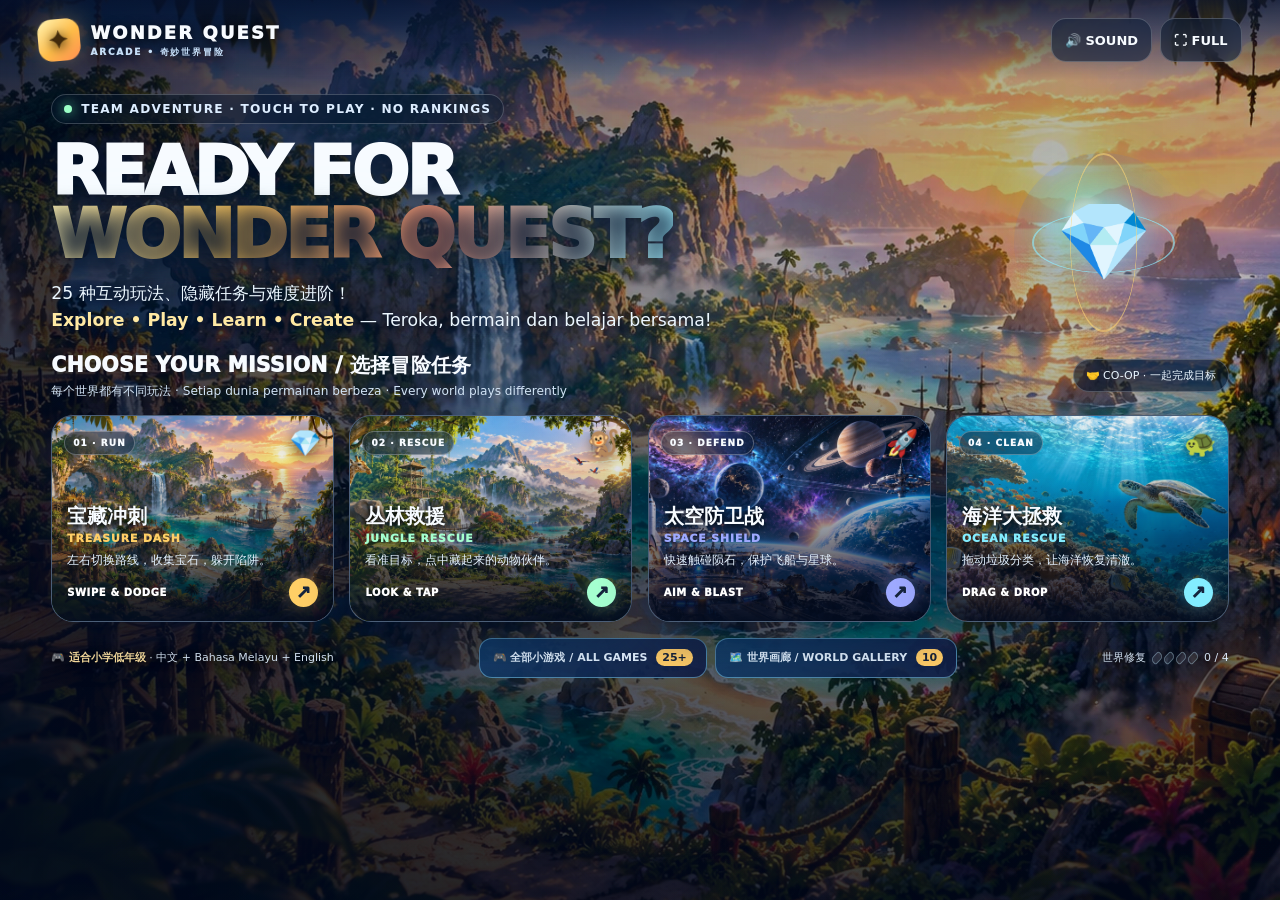
<file: WonderQuest_v3_2_index.html>
<!doctype html>
<html lang="zh-CN">
<head>
<meta charset="utf-8">
<meta name="viewport" content="width=device-width,initial-scale=1,maximum-scale=1,user-scalable=no,viewport-fit=cover">
<meta name="theme-color" content="#07132c">
<meta name="description" content="Wonder Quest Arcade — cooperative touch-screen adventure mini-games for children. No ads, no accounts, no external libraries.">
<title>Wonder Quest Ultimate Arcade v3.2 · 奇妙世界大冒险</title>
<style>
:root{--ink:#f7fbff;--muted:#cce0f8;--gold:#ffd56f;--cyan:#75edff;--pink:#ff98d0;--glass:rgba(5,15,38,.75);--line:rgba(255,255,255,.2);--shadow:0 24px 80px rgba(0,0,0,.38)}
*{box-sizing:border-box;-webkit-tap-highlight-color:transparent}html,body{margin:0;width:100%;height:100%;overflow:hidden;background:#07132c;color:var(--ink);font-family:system-ui,-apple-system,"Segoe UI","Microsoft YaHei",sans-serif;overscroll-behavior:none}button{font:inherit;color:inherit;border:0;cursor:pointer;touch-action:manipulation}button:focus-visible{outline:4px solid white;outline-offset:3px}button:disabled{opacity:.58;cursor:default}#app{position:relative;width:100%;height:100dvh;min-height:540px;overflow:hidden;background:#07132c;isolation:isolate}.screen{position:absolute;inset:0;overflow:auto;scrollbar-width:thin;scrollbar-color:#95dfff66 transparent}.hidden{display:none!important}
/* home */
#home{background:#07132c}#homeBg{position:absolute;inset:-3%;background:url('assets/scenes/treasure.webp') center/cover no-repeat;animation:pan 30s ease-in-out infinite alternate;filter:saturate(1.15)}#homeBg:after{content:"";position:absolute;inset:0;background:linear-gradient(90deg,rgba(2,9,27,.78),rgba(2,9,27,.34) 58%,rgba(2,9,27,.22)),linear-gradient(0deg,rgba(1,7,24,.68),transparent 62%),radial-gradient(ellipse at 70% 35%,transparent 12%,rgba(1,8,28,.24) 80%)}@keyframes pan{from{transform:scale(1.02) translate(0,0)}to{transform:scale(1.12) translate(-1.3%,-.6%)}}.home-shine{position:absolute;inset:0;pointer-events:none;overflow:hidden}.ray{position:absolute;top:-22%;width:17%;height:70%;background:linear-gradient(180deg,rgba(255,246,197,.11),transparent);filter:blur(17px);transform:rotate(16deg);animation:ray 12s ease-in-out infinite alternate}.ray.r1{left:60%}.ray.r2{left:77%;width:10%;animation-delay:-4s;opacity:.55}@keyframes ray{from{transform:translateX(-20px) rotate(16deg);opacity:.25}to{transform:translateX(35px) rotate(16deg);opacity:.72}}#particles{position:absolute;inset:0;overflow:hidden;pointer-events:none}.spark{position:absolute;width:4px;height:4px;background:#fff0b1;border-radius:50%;box-shadow:0 0 15px 4px #ffcd6877;animation:float var(--d) linear infinite;opacity:0}@keyframes float{0%{transform:translateY(30px) scale(.3);opacity:0}18%{opacity:.9}80%{opacity:.45}100%{transform:translateY(-105vh) translateX(var(--dx)) scale(1.4);opacity:0}}
.topbar{position:relative;z-index:3;display:flex;align-items:center;justify-content:space-between;gap:14px;padding:clamp(12px,2vh,22px) clamp(14px,3vw,42px);background:linear-gradient(#06112dcc,transparent)}.brand{display:flex;align-items:center;gap:10px;font-weight:1000;letter-spacing:.12em;font-size:clamp(13px,1.4vw,18px);text-shadow:0 2px 12px #000}.brand-mark{width:42px;height:42px;border-radius:14px;display:grid;place-items:center;background:linear-gradient(140deg,#fff4b3,#ffbd49 55%,#ff8e52);color:#422a0b;font-size:25px;box-shadow:0 0 28px #ffd26c55;transform:rotate(-5deg)}.brand small{display:block;font-size:9px;letter-spacing:.2em;color:#c5def8;margin-top:3px}.top-actions{display:flex;gap:8px}.iconbtn{min-height:44px;min-width:46px;padding:9px 13px;border:1px solid #ffffff35;border-radius:15px;background:#05173388;backdrop-filter:blur(14px);font-weight:900;font-size:13px}.iconbtn:active{transform:scale(.96)}.home-content{position:relative;z-index:2;max-width:1500px;margin:auto;padding:clamp(8px,1.6vh,20px) clamp(14px,4vw,62px) 26px;display:flex;flex-direction:column;gap:clamp(12px,1.7vh,22px);min-height:calc(100% - 68px)}.eyebrow{display:inline-flex;align-items:center;gap:9px;width:max-content;border:1px solid #ffffff34;background:#04152d75;backdrop-filter:blur(12px);border-radius:999px;padding:7px 12px;font-size:clamp(10px,.95vw,13px);font-weight:900;letter-spacing:.1em;color:#ddedff}.pulse-dot{width:8px;height:8px;background:#9bffc6;box-shadow:0 0 13px #78ffc1;border-radius:50%;animation:pulse 1.6s infinite}@keyframes pulse{50%{opacity:.35;transform:scale(.72)}}.hero{display:flex;align-items:flex-end;justify-content:space-between;gap:22px}.hero-copy{max-width:840px}h1{margin:0;font-size:clamp(38px,5.3vw,76px);font-weight:1000;line-height:.94;letter-spacing:-.045em;text-shadow:0 5px 22px #00102a}.title-shine{color:transparent;background:linear-gradient(95deg,#fff3b2 0%,#ffc85c 30%,#ff9d7c 61%,#9defff 100%);background-clip:text;-webkit-background-clip:text;filter:drop-shadow(0 0 18px #9defff22)}.hero-sub{margin:13px 0 0;max-width:760px;color:#ecf7ff;font-size:clamp(12px,1.35vw,18px);line-height:1.55;text-shadow:0 2px 10px #00102a}.hero-sub strong{color:#ffe9a3}.portal-core{flex:0 0 clamp(112px,14vw,190px);width:clamp(112px,14vw,190px);aspect-ratio:1;border-radius:50%;position:relative;display:grid;place-items:center;margin:0 3% 2px 0;background:radial-gradient(circle at 40% 35%,#ffffffbb 0 2%,#d1fbff88 3% 7%,#69d9ff54 14%,#3b66ff20 38%,transparent 62%);filter:drop-shadow(0 0 25px #62d9ff45)}.portal-core:before,.portal-core:after{content:"";position:absolute;inset:10%;border:2px solid #8feeff9c;border-radius:50%;transform:rotateX(65deg);animation:orbit 8s linear infinite}.portal-core:after{inset:0%;border-color:#ffd87885;transform:rotateY(68deg);animation-duration:12s;animation-direction:reverse}.core-inner{font-size:clamp(44px,6vw,78px);animation:coreFloat 3s ease-in-out infinite alternate;filter:drop-shadow(0 0 15px #83eaff88)}@keyframes orbit{to{transform:rotate(425deg) rotateX(65deg)}}@keyframes coreFloat{to{transform:translateY(-9px) scale(1.04)}}.world-heading{display:flex;align-items:center;justify-content:space-between;gap:12px;margin-top:2px}.world-heading h2{margin:0;font-size:clamp(15px,1.6vw,22px);font-weight:1000;letter-spacing:.01em}.world-heading p{margin:4px 0 0;color:#d6e8fa;font-size:clamp(10px,.95vw,13px)}.team-chip{padding:8px 12px;border:1px solid #ffffff38;background:#06142c99;border-radius:999px;font-size:11px;color:#eaf6ff;white-space:nowrap}.world-grid{display:grid;grid-template-columns:repeat(4,minmax(0,1fr));gap:clamp(8px,1.2vw,16px)}.world-card{--accent:#ffd36f;position:relative;min-height:clamp(158px,23vh,222px);padding:0;overflow:hidden;border-radius:22px;border:1px solid #ffffff44;background:#0a2345;box-shadow:0 16px 45px #00102b70;text-align:left;isolation:isolate;transition:transform .24s,border-color .24s,box-shadow .24s}.world-card:before{content:"";position:absolute;z-index:-2;inset:-1%;background-image:linear-gradient(0deg,rgba(3,12,31,.97),rgba(3,12,31,.06) 76%),var(--img);background-size:cover;background-position:center;transition:transform .65s}.world-card:after{content:"";position:absolute;inset:0;z-index:-1;background:linear-gradient(140deg,color-mix(in srgb,var(--accent) 16%,transparent),transparent 54%);opacity:.75}.world-card:hover,.world-card:focus-visible{transform:translateY(-5px);border-color:var(--accent);box-shadow:0 20px 52px #00102baa,0 0 24px color-mix(in srgb,var(--accent) 26%,transparent)}.world-card:hover:before{transform:scale(1.075)}.world-card:active{transform:scale(.985)}.world-card[data-game="treasure"]{--img:url('assets/scenes/treasure.webp');--accent:#ffcf66}.world-card[data-game="jungle"]{--img:url('assets/scenes/jungle.webp');--accent:#a5ffd0}.world-card[data-game="space"]{--img:url('assets/scenes/space.webp');--accent:#9ea9ff}.world-card[data-game="ocean"]{--img:url('assets/scenes/ocean.webp');--accent:#83edff}.card-top{position:absolute;top:12px;left:12px;right:12px;display:flex;align-items:center;justify-content:space-between;gap:6px}.world-tag{font-size:9px;font-weight:1000;letter-spacing:.12em;padding:6px 8px;border:1px solid #ffffff45;border-radius:999px;background:#04162f77;backdrop-filter:blur(10px)}.card-glyph{font-size:26px;filter:drop-shadow(0 3px 7px #0009)}.card-content{position:absolute;left:0;right:0;bottom:0;padding:13px 15px 14px}.card-content h3{font-size:clamp(15px,1.55vw,21px);line-height:1.05;margin:0 0 4px;font-weight:1000;text-shadow:0 2px 7px #000}.card-content .eng{display:block;color:var(--accent);font-size:clamp(9px,.85vw,12px);font-weight:950;letter-spacing:.08em;margin-bottom:7px}.card-content p{font-size:clamp(10px,.91vw,12px);line-height:1.4;color:#e4f2ff;margin:0;max-width:95%}.card-bottom{margin-top:10px;display:flex;justify-content:space-between;align-items:center;font-size:10px;color:#fff;font-weight:950;letter-spacing:.06em}.card-play{display:grid;place-items:center;width:29px;height:29px;border-radius:50%;background:var(--accent);color:#15243d;font-size:18px;box-shadow:0 0 18px color-mix(in srgb,var(--accent) 36%,transparent)}.bottom-bar{display:flex;align-items:center;justify-content:space-between;gap:10px;color:#e2f1ff;font-size:11px;text-shadow:0 2px 8px #000}.bottom-bar strong{color:#ffe3a1}.portal-progress{display:flex;align-items:center;gap:7px}.mini-crystals{display:flex;gap:4px}.mini-crystals span{width:8px;height:12px;border-radius:2px 5px 2px 5px;border:1px solid #c1ecff5c;transform:rotate(45deg);background:#ffffff16}.mini-crystals span.lit{background:#8deaff;box-shadow:0 0 12px #8deaff;border-color:#fff}
/* game view */
#gameScreen{background:#06132e;overflow:hidden;z-index:10}.game-canvas{position:absolute;inset:0;width:100%;height:100%;touch-action:none;display:block}.game-shade{position:absolute;inset:0;pointer-events:none;background:linear-gradient(180deg,rgba(1,8,24,.62),transparent 24%,transparent 67%,rgba(1,8,24,.45))}.game-top{position:absolute;z-index:3;top:0;left:0;right:0;display:grid;grid-template-columns:auto 1fr minmax(160px,300px);align-items:center;gap:clamp(9px,1.6vw,22px);padding:clamp(10px,1.7vh,20px) clamp(12px,2.6vw,36px);background:linear-gradient(#030b21be,transparent)}.glass{border:1px solid #ffffff35;background:rgba(4,15,38,.72);backdrop-filter:blur(15px);box-shadow:0 10px 35px #00102b55}.backbtn{min-height:47px;padding:10px 14px;border-radius:15px;border:1px solid #ffffff42;background:#061831c7;font-size:12px;font-weight:1000;letter-spacing:.06em;white-space:nowrap}.game-heading{min-width:0}.game-heading .kicker{color:#a9e9ff;font-size:9px;font-weight:1000;letter-spacing:.18em}.game-heading h2{margin:2px 0 0;font-size:clamp(17px,2.2vw,29px);line-height:1.05;text-shadow:0 2px 8px #000}.game-heading p{margin:4px 0 0;color:#e0efff;font-size:clamp(10px,.96vw,13px);white-space:nowrap;overflow:hidden;text-overflow:ellipsis}.hud{padding:11px 13px;border-radius:16px;display:flex;flex-direction:column;gap:8px;min-width:0}.hud-row{display:flex;align-items:center;justify-content:space-between;gap:8px;font-size:11px;font-weight:1000}.hud-value{color:#ffe69e;white-space:nowrap}.meter{height:9px;border-radius:999px;background:#ffffff20;border:1px solid #ffffff27;overflow:hidden}.meter>span{display:block;height:100%;width:0;border-radius:999px;background:linear-gradient(90deg,#63f1e0,#fff2a1);box-shadow:0 0 12px #72f5e2;transition:width .22s}.game-bottom{position:absolute;z-index:3;left:0;right:0;bottom:0;display:flex;align-items:flex-end;justify-content:space-between;gap:10px;padding:14px clamp(12px,2.6vw,36px) max(14px,env(safe-area-inset-bottom));pointer-events:none;background:linear-gradient(0deg,rgba(1,8,24,.72),transparent)}.game-bottom>*{pointer-events:auto}.mission-tip{max-width:min(620px,60vw);padding:10px 14px;border-radius:15px;border:1px solid #ffffff28;background:#04152fa8;backdrop-filter:blur(12px);font-size:clamp(10px,.98vw,13px);color:#e8f6ff;line-height:1.35}.mission-tip strong{display:block;color:#ffe59a;margin-bottom:2px}.bottom-controls{display:flex;align-items:center;gap:9px}.control-btn{min-width:clamp(56px,6.8vw,88px);min-height:clamp(48px,6vw,68px);padding:8px 14px;border-radius:18px;border:1px solid #ffffff4d;background:rgba(7,20,47,.82);box-shadow:0 9px 27px #0004, inset 0 1px #fff2;font-size:clamp(20px,2.4vw,30px);font-weight:1000;touch-action:manipulation}.control-btn:active{transform:scale(.95);background:#ffffff2d}.control-label{display:block;font-size:9px;letter-spacing:.08em;margin-top:2px;color:#d7ebff}.toast{position:absolute;z-index:8;top:clamp(95px,13vh,135px);left:50%;transform:translateX(-50%) translateY(-10px);opacity:0;pointer-events:none;padding:12px 20px;border:1px solid #ffffff48;border-radius:999px;background:rgba(5,17,44,.86);backdrop-filter:blur(15px);font-weight:1000;font-size:clamp(13px,1.3vw,18px);box-shadow:0 12px 35px #0005;transition:.22s;white-space:nowrap}.toast.show{opacity:1;transform:translateX(-50%) translateY(0)}
/* end overlay */
#ending{position:absolute;z-index:20;inset:0;display:grid;place-items:center;background:rgba(2,7,24,.65);backdrop-filter:blur(13px);padding:20px;overflow:hidden}.end-card{position:relative;width:min(620px,94vw);border-radius:30px;border:1px solid #ffffff4b;padding:clamp(24px,4vw,42px);text-align:center;background:linear-gradient(155deg,#0c2d55ed,#111640f5 70%);box-shadow:0 25px 90px #0008;overflow:hidden;animation:popin .42s cubic-bezier(.2,1.25,.35,1)}@keyframes popin{from{opacity:0;transform:scale(.7) translateY(30px)}to{opacity:1;transform:scale(1) translateY(0)}}.end-card:before{content:"";position:absolute;inset:-45%;background:conic-gradient(from 0deg,transparent,#76dfff21,transparent,#ffda7225,transparent);animation:spin 10s linear infinite;pointer-events:none}@keyframes spin{to{transform:rotate(360deg)}}.end-inner{position:relative;z-index:1}.end-icon{font-size:clamp(62px,10vw,100px);line-height:1.1;filter:drop-shadow(0 0 22px #8fefff75);animation:coreFloat 2.2s ease-in-out infinite alternate}.end-card h2{font-size:clamp(27px,4.2vw,42px);margin:15px 0 8px;font-weight:1000}.end-card p{font-size:clamp(13px,1.3vw,17px);color:#dceeff;line-height:1.55;margin:0 auto 22px;max-width:470px}.end-actions{display:flex;justify-content:center;gap:10px;flex-wrap:wrap}.primary-btn,.secondary-btn{min-height:52px;padding:13px 21px;border-radius:15px;font-weight:1000;font-size:14px}.primary-btn{background:linear-gradient(135deg,#fff3b2,#ffcb5c 60%,#ff9955);color:#3a260c;box-shadow:0 8px 25px #ffb74642,inset 0 1px #fff}.secondary-btn{background:#ffffff13;border:1px solid #ffffff35;color:#eff8ff}.primary-btn:active,.secondary-btn:active{transform:scale(.98)}.confetti{position:absolute;top:-16px;width:9px;height:15px;border-radius:3px;animation:confetti 2.8s linear forwards;opacity:.9}@keyframes confetti{to{transform:translateY(110vh) rotate(740deg);opacity:0}}
@media(max-width:930px){.home-content{justify-content:flex-start;padding-top:16px}.hero{align-items:center}.portal-core{margin-right:0;flex-basis:100px;width:100px}.world-grid{grid-template-columns:repeat(2,minmax(0,1fr))}.world-card{min-height:clamp(135px,25vh,200px)}.card-content{padding:10px 12px}.game-top{grid-template-columns:auto 1fr;}.hud{grid-column:1/-1;max-width:370px;justify-self:end;width:100%;padding:8px 11px}.game-heading{padding-right:4px}.game-bottom{align-items:flex-end}.mission-tip{max-width:58vw}.bottom-controls{gap:6px}}
@media(max-width:560px){#app{min-height:520px}.topbar{padding:9px 12px}.brand-mark{width:36px;height:36px}.iconbtn{min-height:38px;min-width:40px;padding:7px 9px}.home-content{padding:8px 12px 12px;gap:10px}.hero{gap:7px}.portal-core{flex-basis:66px;width:66px}.core-inner{font-size:38px}h1{font-size:clamp(30px,8.5vw,46px)}.hero-sub{margin-top:7px;font-size:11px}.world-heading h2{font-size:15px}.team-chip{font-size:9px;padding:6px 8px}.world-grid{gap:8px}.world-card{min-height:145px;border-radius:16px}.card-top{top:8px;left:8px}.world-tag{font-size:8px;padding:5px 6px}.card-glyph{font-size:22px}.card-content h3{font-size:15px}.card-content .eng{font-size:8px;margin-bottom:4px}.card-content p{font-size:9px}.card-bottom{margin-top:5px;font-size:9px}.card-play{width:24px;height:24px}.bottom-bar{font-size:9px;align-items:flex-start}.portal-progress{gap:5px}.game-top{padding:9px;gap:6px;grid-template-columns:auto 1fr}.backbtn{min-height:42px;padding:8px 10px;font-size:10px}.game-heading h2{font-size:18px}.game-heading .kicker{font-size:8px}.game-heading p{font-size:10px}.hud{max-width:260px}.game-bottom{padding:8px;gap:6px;align-items:flex-end}.mission-tip{max-width:49vw;padding:8px 9px;font-size:9px}.control-btn{min-width:48px;min-height:47px;border-radius:14px;padding:5px 8px;font-size:19px}.control-label{font-size:7px}.primary-btn,.secondary-btn{font-size:12px;min-height:47px;padding:10px 13px}.toast{max-width:90vw;white-space:normal;text-align:center;top:126px;font-size:13px}}
@media(orientation:portrait) and (max-width:700px){.home-content{overflow-y:auto}.hero{align-items:flex-start}.portal-core{display:none}.world-grid{padding-bottom:8px}.world-card{min-height:165px}.bottom-bar{padding-bottom:8px}}
@media(prefers-reduced-motion:reduce){*,*:before,*:after{animation-duration:.01ms!important;animation-iteration-count:1!important;scroll-behavior:auto!important;transition-duration:.01ms!important}}

/* Ultimate expansion: mini arcade, story activities and full art gallery */
.home-nav-actions{display:flex;gap:8px;align-items:center;flex-wrap:wrap}.nav-pill{min-height:40px;padding:9px 13px;border:1px solid #8ddfff77;border-radius:13px;background:linear-gradient(135deg,#103d6be8,#111d45e8);box-shadow:0 0 20px #36c7ff1c;font-weight:900;font-size:11px}.nav-pill b{display:inline-block;margin-left:5px;background:#ffcd68;color:#17233a;border-radius:99px;padding:2px 6px}.sub-top{position:relative;z-index:3;display:grid;grid-template-columns:auto minmax(0,1fr) auto;align-items:center;gap:18px;padding:clamp(12px,2vh,22px) clamp(12px,2.5vw,36px);background:linear-gradient(#06112df0,transparent)}.sub-top h1,.mini-title-wrap h1{margin:3px 0 4px;font-size:clamp(22px,3.2vw,42px);font-weight:1000;line-height:1.03;text-shadow:0 3px 14px #000}.sub-top h1 span,.mini-title-wrap h1 span{display:inline-block;color:#95eaff;font-size:.53em;letter-spacing:.04em;margin-left:6px}.sub-top p,.mini-title-wrap p{margin:0;color:#d7e9ff;font-size:clamp(10px,1vw,14px)}.sub-kicker{color:#9be8ff;font-size:10px;font-weight:1000;letter-spacing:.18em}.sub-top-actions{display:flex;gap:7px}.arcade-bg,.gallery-bg,.mini-bg{position:absolute;inset:0;background:url('assets/scenes/space.webp') center/cover no-repeat;filter:saturate(1.1);transform:scale(1.02)}.arcade-bg:after,.gallery-bg:after,.mini-bg:after{content:"";position:absolute;inset:0;background:linear-gradient(180deg,#03112bdc,#07132be6 38%,#07132bf0),radial-gradient(ellipse at 50% 20%,#197fc833,transparent 65%)}.arcade-wrap{position:relative;z-index:1;max-width:1540px;margin:auto;padding:5px clamp(12px,2.4vw,34px) 30px}.arcade-intro{display:flex;align-items:center;justify-content:space-between;gap:14px;padding:13px 17px;margin:0 0 14px;border:1px solid #ffffff27;border-radius:18px;background:#061832ad;backdrop-filter:blur(13px)}.arcade-intro strong{display:block;font-size:clamp(16px,1.6vw,22px)}.arcade-intro span{display:inline-block;color:#b5d6f1;font-size:11px;margin-top:3px}.arcade-badges{display:flex;gap:8px;flex-wrap:wrap}.arcade-badges span{padding:7px 10px;border-radius:99px;border:1px solid #7fddff55;background:#0b3156a6;color:#e5f7ff;font-weight:800}.arcade-grid{display:grid;grid-template-columns:repeat(5,minmax(0,1fr));gap:12px}.arcade-card{position:relative;min-height:150px;text-align:left;border:1px solid #ffffff35;border-radius:18px;overflow:hidden;background:linear-gradient(145deg,#164a75e8,#09152eea);padding:15px;box-shadow:0 14px 34px #0004;transition:transform .2s,border-color .2s,box-shadow .2s}.arcade-card:before{content:"";position:absolute;inset:0;background:radial-gradient(circle at 100% 0%,var(--tint,#58dfff)33,transparent 60%);opacity:.22;pointer-events:none}.arcade-card:hover,.arcade-card:focus-visible{transform:translateY(-4px);border-color:var(--tint,#75eaff);box-shadow:0 0 24px color-mix(in srgb,var(--tint,#75eaff) 25%,transparent)}.arcade-card .game-emoji{font-size:35px;display:block;margin-bottom:5px;filter:drop-shadow(0 4px 10px #0007)}.arcade-card strong{display:block;font-size:clamp(13px,1.13vw,16px);line-height:1.15}.arcade-card small{display:block;color:var(--tint,#9defff);font-size:10px;font-weight:1000;letter-spacing:.07em;margin:4px 0}.arcade-card p{margin:0;color:#d6e7f7;font-size:11px;line-height:1.35}.arcade-card .launch-arrow{position:absolute;right:12px;top:12px;width:28px;height:28px;border-radius:50%;background:var(--tint,#76eaff);color:#07213b;display:grid;place-items:center;font-weight:1000}.gallery-hint{padding:20px 6px;text-align:center;color:#c5e2ff;font-size:12px;letter-spacing:.02em}.mini-top{position:relative;z-index:3;display:grid;grid-template-columns:auto 1fr auto;align-items:center;gap:18px;padding:clamp(12px,2vh,22px) clamp(12px,2.5vw,36px);background:linear-gradient(#06112df0,transparent)}.mini-main{position:relative;z-index:2;width:min(1160px,96vw);margin:0 auto;padding:8px 16px 28px;display:flex;flex-direction:column;align-items:stretch;gap:12px}.mini-hud{border-radius:16px;padding:12px 17px}.mini-hud>div:first-child{display:flex;align-items:center;justify-content:space-between;gap:8px;font-size:14px;margin-bottom:8px}.mini-hud span{color:#afeaff;font-weight:1000}.mini-feedback{min-height:32px;text-align:center;color:#ffe9a2;font-weight:900;font-size:14px;padding:4px}.mini-area{min-height:330px;display:flex;align-items:center;justify-content:center;flex-direction:column;gap:14px;padding:clamp(12px,2vw,24px);border:1px solid #ffffff35;border-radius:24px;background:linear-gradient(145deg,#061a36b8,#07142fd9);backdrop-filter:blur(14px);box-shadow:0 20px 60px #0004}.mini-card-grid{display:grid;grid-template-columns:repeat(4,minmax(70px,112px));gap:clamp(8px,1.3vw,15px);justify-content:center}.mini-tile{min-height:78px;aspect-ratio:1;border:1px solid #ffffff3b;border-radius:16px;background:linear-gradient(145deg,#174c7b,#0d2346);font-size:clamp(25px,3.2vw,42px);box-shadow:0 9px 19px #0003;transition:transform .16s,filter .16s,border-color .16s}.mini-tile:active{transform:scale(.94)}.mini-tile.matched,.mini-tile.correct{background:linear-gradient(145deg,#1d946f,#115143);border-color:#9dffcd}.mini-tile.blank{background:#041226;opacity:.54}.mini-options{display:flex;gap:10px;flex-wrap:wrap;justify-content:center;width:100%}.mini-option{min-width:110px;min-height:62px;padding:12px 16px;border-radius:16px;border:1px solid #ffffff52;background:linear-gradient(145deg,#1c5d8b,#12264d);font-size:clamp(17px,1.7vw,24px);font-weight:1000;box-shadow:0 8px 18px #0003;transition:transform .15s,border-color .15s}.mini-option small{display:block;font-size:10px;color:#d3edff;font-weight:700;margin-top:3px}.mini-option:active{transform:scale(.94)}.mini-question{font-size:clamp(20px,3vw,36px);font-weight:1000;text-align:center;line-height:1.3}.mini-subquestion{font-size:clamp(12px,1.3vw,17px);text-align:center;color:#d5eaff}.mini-big-emoji{font-size:clamp(52px,8vw,90px);filter:drop-shadow(0 8px 14px #0005)}.mini-grid-3{display:grid;grid-template-columns:repeat(3,minmax(75px,130px));gap:11px;justify-content:center}.mini-habitat{display:flex;gap:10px;justify-content:center;flex-wrap:wrap}.maze-grid{display:grid;grid-template-columns:repeat(6,minmax(34px,62px));gap:5px;justify-content:center}.maze-cell{aspect-ratio:1;border-radius:9px;border:1px solid #ffffff22;background:#17446a;font-size:clamp(18px,2.5vw,30px)}.maze-cell.wall{background:#030e24;border-color:#24324f}.maze-cell.player{background:#0b8eb2;box-shadow:0 0 20px #75eaff88}.maze-cell.goal{background:#9764c9}.maze-pad{display:grid;grid-template-columns:repeat(3,60px);grid-template-rows:repeat(2,48px);gap:4px}.maze-pad button{border-radius:11px;border:1px solid #ffffff40;background:#153d69;font-size:24px}.slide-grid{display:grid;grid-template-columns:repeat(3,minmax(68px,100px));gap:6px;justify-content:center}.slide-tile{aspect-ratio:1;border-radius:14px;border:1px solid #ffffff44;background:linear-gradient(145deg,#2471ab,#13294f);font-size:clamp(22px,3vw,36px);font-weight:1000}.slide-tile.blank{background:#031126;border-style:dashed;box-shadow:inset 0 0 20px #0005}.color-palette{display:flex;gap:8px;flex-wrap:wrap;justify-content:center}.color-swatch{min-width:70px;min-height:70px;border-radius:18px;border:3px solid #ffffffaa;box-shadow:0 8px 18px #0004}.draw-canvas{width:min(900px,82vw);height:min(420px,48vh);background:#f7fbff;border:5px solid #c5ecff;border-radius:18px;touch-action:none;box-shadow:0 10px 35px #0005}.draw-tools{display:flex;gap:8px;flex-wrap:wrap;justify-content:center}.draw-tools button{border-radius:12px;border:2px solid #ffffff66;min-width:44px;min-height:44px;padding:5px 10px}.gallery-grid{position:relative;z-index:1;display:grid;grid-template-columns:repeat(3,minmax(0,1fr));gap:15px;max-width:1550px;padding:5px 22px 35px;margin:0 auto}.gallery-card{border-radius:18px;overflow:hidden;border:1px solid #ffffff46;background:#071730;box-shadow:0 15px 40px #0004;padding:0;text-align:left;transition:transform .2s,border-color .2s}.gallery-card:hover{transform:translateY(-3px);border-color:#9beaff}.gallery-card img{display:block;width:100%;aspect-ratio:16/10;object-fit:cover}.gallery-card span{display:block;padding:11px 13px;color:#f3f9ff;font-weight:900;font-size:14px}.gallery-card small{display:block;padding:0 13px 12px;color:#9bdff7;font-size:11px}.gallery-lightbox{position:fixed;z-index:30;inset:0;background:#020817ed;display:flex;align-items:center;justify-content:center;flex-direction:column;padding:55px 20px 20px;gap:12px}.gallery-lightbox img{max-width:95vw;max-height:82vh;object-fit:contain;border-radius:12px;box-shadow:0 15px 80px #000}.lightbox-close{position:absolute;right:22px;top:16px;min-height:42px;padding:9px 14px;background:#10325a;border:1px solid #ffffff4d;border-radius:12px;font-weight:900}.lightbox-caption{font-size:14px;color:#fff0b7;font-weight:900}.mini-result{display:flex;flex-direction:column;align-items:center;text-align:center;gap:12px;padding:20px}.mini-result .result-emoji{font-size:76px;animation:coreFloat 1.2s ease-in-out infinite alternate}.mini-result h2{margin:0;font-size:clamp(22px,3vw,36px)}.mini-result p{max-width:620px;color:#e0efff;line-height:1.6;margin:0}.mini-result button{min-height:48px;padding:12px 18px;border-radius:13px;background:#ffcf65;color:#142641;font-weight:1000}.mini-result .secondary{background:#18385d;color:white;border:1px solid #ffffff4a}
@media(max-width:1080px){.arcade-grid{grid-template-columns:repeat(4,minmax(0,1fr))}.sub-top{grid-template-columns:auto 1fr}.sub-top-actions{grid-column:1/-1;justify-content:flex-end}.gallery-grid{grid-template-columns:repeat(2,minmax(0,1fr))}}
@media(max-width:700px){.arcade-grid{grid-template-columns:repeat(2,minmax(0,1fr))}.arcade-card{min-height:142px;padding:12px}.sub-top h1{font-size:23px}.sub-top h1 span{display:block;margin:4px 0 0}.mini-top{grid-template-columns:auto 1fr}.mini-title-wrap h1{font-size:24px}.mini-top #miniReset{grid-column:1/-1;justify-self:end}.gallery-grid{grid-template-columns:1fr;padding:5px 12px 25px}.home-nav-actions{justify-content:center}.bottom-bar{flex-wrap:wrap}.mini-card-grid{grid-template-columns:repeat(3,minmax(68px,95px))}.mini-main{padding:6px 10px 24px}.mini-area{min-height:300px}.mini-grid-3{grid-template-columns:repeat(3,minmax(70px,105px))}.maze-grid{grid-template-columns:repeat(6,minmax(30px,47px))}}


/* Wonder Quest v3 progression and touch-first arcade upgrades */
.arcade-control-deck{display:grid;grid-template-columns:minmax(0,1fr) minmax(0,1.15fr);gap:12px;margin:0 0 15px}
.difficulty-panel,.progress-panel{border:1px solid #ffffff30;border-radius:18px;background:linear-gradient(135deg,#061832e8,#122b4fe0);box-shadow:0 16px 40px #0003;padding:14px 16px;backdrop-filter:blur(14px)}
.difficulty-panel strong{display:block;font-size:14px}.difficulty-panel small{display:block;color:#c8e0f8;font-size:11px;line-height:1.4;margin-top:4px}
.difficulty-buttons{display:flex;gap:7px;flex-wrap:wrap;margin-top:10px}.difficulty-buttons button{min-height:43px;padding:9px 13px;border-radius:12px;border:1px solid #ffffff30;background:#0a2446;color:#eaf7ff;font-weight:900;font-size:12px}.difficulty-buttons button.active{background:linear-gradient(135deg,#ffe49c,#ffb74e);color:#182844;border-color:#fff1bf;box-shadow:0 0 22px #ffc65b44;transform:translateY(-1px)}
.progress-panel{display:flex;align-items:center;gap:15px;flex-wrap:wrap}.progress-stat{min-width:72px}.progress-stat small{display:block;color:#bcd7ef;font-size:10px}.progress-stat strong{display:block;color:#fff4c9;font-size:20px;margin-top:3px}.progress-actions{display:flex;gap:8px;margin-left:auto;flex-wrap:wrap}.mix-launch,.vault-launch{min-height:45px;padding:10px 14px;border-radius:13px;font-size:12px;font-weight:1000;box-shadow:0 8px 24px #0003}.mix-launch{background:linear-gradient(135deg,#a8f5ff,#71b7ff);color:#092446}.vault-launch{background:linear-gradient(135deg,#ffc96a,#ff8e8e);color:#341b36}
.arcade-card.is-complete:after{content:'✓ 已完成';position:absolute;right:10px;bottom:10px;border-radius:999px;padding:5px 8px;background:#b6ffd7;color:#06372c;font-size:10px;font-weight:1000;box-shadow:0 0 16px #8bffc555}.arcade-card.is-complete{border-color:#9bffcd}.arcade-card .launch-arrow{z-index:2}
.mini-result .reward-strip{display:flex;justify-content:center;gap:8px;flex-wrap:wrap;margin-top:2px}.reward-strip span{border:1px solid #ffe8a766;border-radius:999px;background:#4b3a1aa8;color:#ffedb7;padding:7px 12px;font-weight:1000;font-size:12px}.challenge-stage{width:min(880px,100%);padding:12px 10px 18px;display:flex;flex-direction:column;align-items:center;gap:15px}.challenge-stage .mini-options{max-width:790px}.challenge-visual{font-size:clamp(38px,6vw,76px);letter-spacing:.12em;text-align:center;min-height:72px;display:flex;align-items:center;justify-content:center;filter:drop-shadow(0 8px 15px #0006)}.challenge-ribbon{display:flex;gap:7px;justify-content:center;flex-wrap:wrap}.challenge-ribbon span{border:1px solid #8be8ff55;background:#0b2a4cbb;color:#dff8ff;padding:6px 10px;border-radius:999px;font-size:11px;font-weight:900}.forge-controls{display:flex;justify-content:center;align-items:center;gap:8px;flex-wrap:wrap;font-size:clamp(20px,2.7vw,32px);font-weight:1000}.forge-controls select{background:#0b2f54;color:#fff;border:2px solid #8feaff;border-radius:13px;font-size:22px;font-weight:1000;padding:10px;min-width:72px;min-height:53px}.forge-target{font-size:clamp(24px,3vw,38px);color:#ffe7a3;font-weight:1000}.circuit-grid{display:grid;grid-template-columns:repeat(4,minmax(56px,90px));gap:7px;justify-content:center}.circuit-tile{aspect-ratio:1;border:1px solid #8aeaff55;border-radius:12px;background:linear-gradient(145deg,#12375b,#071a35);padding:4px;box-shadow:inset 0 0 18px #4dbdff1a;min-width:56px;min-height:56px}.circuit-tile svg{width:100%;height:100%;overflow:visible}.circuit-tile.source{border-color:#ffe69c;box-shadow:0 0 18px #ffc95e4a}.circuit-tile.target{border-color:#9dffd1;box-shadow:0 0 18px #62ffbe44}.circuit-tile.connected{background:linear-gradient(145deg,#145b64,#092c48);border-color:#8effe0}.code-guess{display:flex;gap:9px;justify-content:center;flex-wrap:wrap;min-height:54px}.code-slot{width:64px;height:64px;border-radius:16px;border:2px dashed #87e9ff;background:#071b36;font-size:31px;display:grid;place-items:center}.code-palette{display:flex;gap:8px;justify-content:center;flex-wrap:wrap}.code-palette button{width:58px;height:58px;border-radius:50%;font-size:30px;background:#12385e;border:2px solid #ffffff65}.code-history{display:flex;flex-direction:column;gap:6px;max-height:150px;overflow:auto;width:min(500px,100%)}.code-attempt{display:flex;align-items:center;justify-content:space-between;gap:10px;padding:8px 12px;background:#061831;border:1px solid #ffffff25;border-radius:12px;font-size:14px}.code-attempt small{color:#bcecff}
@media(max-width:900px){.arcade-control-deck{grid-template-columns:1fr}.progress-actions{margin-left:0}.progress-panel{gap:12px}}
@media(max-width:560px){.difficulty-panel,.progress-panel{padding:11px}.difficulty-buttons button{flex:1;min-width:92px;padding:8px 7px}.progress-panel{display:grid;grid-template-columns:repeat(3,minmax(0,1fr))}.progress-actions{grid-column:1/-1;display:grid;grid-template-columns:1fr}.arcade-card.is-complete:after{right:6px;bottom:6px}.circuit-grid{grid-template-columns:repeat(4,minmax(48px,68px));gap:5px}.circuit-tile{min-width:46px;min-height:46px}.code-slot{width:52px;height:52px}}


/* v3.2 repair and visual upgrade: Circuit Quest + Code Breaker */
.circuit-grid{display:grid;grid-template-columns:repeat(4,clamp(64px,7.5vw,92px));gap:clamp(6px,.8vw,10px);justify-content:center;padding:12px;border-radius:22px;background:radial-gradient(ellipse at center,#0d3b5d99,transparent 72%);border:1px solid #7ae5ff22;box-shadow:inset 0 0 35px #36d4ff0c}
.circuit-tile{position:relative;aspect-ratio:1;border:1px solid #8aeaff55;border-radius:16px;background:linear-gradient(145deg,#12375b,#071a35);padding:6px;min-width:0;min-height:0;box-shadow:inset 0 0 18px #4dbdff1a,0 5px 12px #0003;transition:border-color .2s,background .2s,transform .14s,box-shadow .2s;touch-action:manipulation}
.circuit-tile:active{transform:scale(.94)}.circuit-tile svg{display:block;width:100%;height:100%;overflow:visible;filter:drop-shadow(0 0 5px #4adfff22)}.circuit-tile.connected{background:linear-gradient(145deg,#145b64,#092c48);border-color:#8effe0;box-shadow:0 0 22px #62ffbe35,inset 0 0 18px #58ffd01c}.circuit-tile.source{border-color:#ffe69c;box-shadow:0 0 16px #ffc95e40}.circuit-tile.target{border-color:#9dffd1;box-shadow:0 0 16px #62ffbe38}.circuit-legend{display:flex;align-items:center;justify-content:center;gap:14px;flex-wrap:wrap;color:#d9efff;font-size:13px;font-weight:850}.circuit-legend>span{display:inline-flex;align-items:center;gap:7px}.circuit-legend i{display:inline-block;width:14px;height:14px;border-radius:50%;box-shadow:0 0 12px currentColor}.legend-source{background:#ffd56f;color:#ffd56f}.legend-target{background:#74ffd1;color:#74ffd1}.legend-arrow{font-size:23px;color:#9deaff}.legend-live{color:#8effdf}.circuit-check{min-width:225px!important;background:linear-gradient(135deg,#a9f5ff,#5dbdf4)!important;color:#062946!important;border:1px solid #d7fcff!important}
.code-head{display:flex;align-items:center;justify-content:center;gap:16px;flex-wrap:wrap;width:min(800px,100%);text-align:left}.code-head .mini-question{text-align:left}.code-lock-art{width:74px;height:74px;display:grid;place-items:center;font-size:42px;border:1px solid #ffe2a977;border-radius:23px;background:radial-gradient(circle at 35% 25%,#ffe5a4,#7c529b 65%,#15264b);box-shadow:0 0 30px #f2bf6330}.code-rules{display:flex;justify-content:center;gap:8px;flex-wrap:wrap;width:min(930px,100%)}.code-rules span{padding:8px 12px;border-radius:999px;background:#081b34;border:1px solid #ffffff24;color:#d9edff;font-size:12px;font-weight:800}.code-board,.code-history-wrap{width:min(860px,100%);border:1px solid #7ddfff3a;border-radius:20px;padding:16px;background:linear-gradient(145deg,#0b2443e8,#07152ee8);box-shadow:0 14px 30px #0002}.code-board-label{display:flex;justify-content:space-between;align-items:center;gap:8px;color:#bceeff;font-size:12px;font-weight:1000;letter-spacing:.06em}.code-guess{display:flex;gap:clamp(8px,1.1vw,13px);justify-content:center;flex-wrap:wrap;min-height:95px;padding:13px 0 16px}.code-slot{position:relative;width:clamp(66px,7.5vw,90px);height:clamp(72px,8vw,94px);border-radius:18px;border:2px dashed #7edfff88;background:linear-gradient(145deg,#06172e,#0b2a49);display:flex;flex-direction:column;align-items:center;justify-content:center;gap:3px;box-shadow:inset 0 0 16px #0004;transition:transform .15s,border-color .15s,background .15s}.code-slot.filled{border-style:solid;border-color:#e9faff;background:linear-gradient(145deg,#173e62,#0b1d38);box-shadow:0 0 18px color-mix(in srgb,var(--swatch,#75edff) 22%,transparent)}.code-slot-plus{font-size:28px;line-height:1;color:#83cde9}.code-slot small{font-size:10px;color:#a9cee6;font-weight:900}.code-slot-dot{width:32px;height:32px;border-radius:50%;background:radial-gradient(circle at 30% 25%,#fff9,var(--swatch) 45%,color-mix(in srgb,var(--swatch),#000 38%));box-shadow:0 0 15px color-mix(in srgb,var(--swatch) 55%,transparent),inset 0 2px 4px #fff6}.code-palette-label{text-align:center;color:#d5eaff;font-weight:900;font-size:13px;margin:0 0 10px}.code-palette{display:flex;gap:10px;justify-content:center;flex-wrap:wrap}.code-color-button{position:relative;display:flex;flex-direction:column;align-items:center;justify-content:center;gap:4px;width:clamp(76px,8vw,96px);min-height:99px;border-radius:17px;border:1px solid #ffffff30;background:linear-gradient(145deg,#15385b,#0a1b35);box-shadow:0 8px 17px #0003;transition:transform .15s,border-color .15s,background .15s}.code-color-button:active{transform:scale(.94)}.code-color-button.picked{border-color:#fff1b0;background:linear-gradient(145deg,#244d70,#172447);box-shadow:0 0 22px #ffe18a35;transform:translateY(-2px)}.code-color-dot{width:34px;height:34px;border-radius:50%;background:radial-gradient(circle at 30% 25%,#fff8,var(--swatch) 43%,color-mix(in srgb,var(--swatch),#000 38%));box-shadow:0 0 14px color-mix(in srgb,var(--swatch) 42%,transparent),inset 0 2px 4px #fff6}.code-color-name{font-size:13px;font-weight:1000;color:#f4fbff}.code-color-button small{font-size:9px;letter-spacing:.1em;color:#a9c9e5}.code-color-button em{position:absolute;top:-6px;right:-3px;z-index:2;font-style:normal;font-size:9px;color:#ffe6a2;background:#172847;border:1px solid #ffe6a2aa;border-radius:999px;padding:3px 5px;box-shadow:0 3px 8px #0005}.code-actions{margin-top:14px}.code-submit{min-width:200px!important;background:linear-gradient(135deg,#b9f8ff,#64bfff)!important;color:#082742!important;border:1px solid #e1ffff!important}.code-submit:disabled{opacity:.42;filter:saturate(.45)}.code-submit.ready{box-shadow:0 0 22px #65eaff40}.code-history-wrap{padding-top:13px}.code-history{display:flex;flex-direction:column;gap:7px;max-height:155px;overflow:auto;width:100%;margin-top:10px}.code-attempt{display:flex;align-items:center;justify-content:space-between;gap:12px;flex-wrap:wrap;padding:9px 12px;background:#061831;border:1px solid #ffffff20;border-radius:13px;font-size:13px}.code-attempt-left{display:flex;align-items:center;gap:10px;color:#91dff6;font-weight:1000}.code-attempt-colors{display:flex;gap:4px}.code-history-dot{display:inline-block;width:22px;height:22px;border-radius:50%;background:radial-gradient(circle at 30% 25%,#fff9,var(--swatch) 43%,color-mix(in srgb,var(--swatch),#000 38%));border:1px solid #ffffff66;box-shadow:0 0 7px color-mix(in srgb,var(--swatch) 38%,transparent)}.code-history-dot.small{width:16px;height:16px}.code-clue-pills{display:flex;gap:6px;flex-wrap:wrap}.code-clue-pills span{font-size:10px;padding:5px 8px;border-radius:999px;font-weight:900}.exact-clue{background:#114638;color:#a9ffda}.color-clue{background:#4b3b15;color:#ffe6a4}
@media(max-width:700px){.circuit-grid{grid-template-columns:repeat(4,minmax(54px,1fr));width:min(320px,100%);gap:6px}.circuit-tile{padding:3px;border-radius:12px}.code-board,.code-history-wrap{padding:11px}.code-color-button{width:76px;min-height:88px}.code-attempt{align-items:flex-start}.code-clue-pills{width:100%}}

</style>
</head>
<body>
<div id="app">
<section id="home" class="screen">
 <div id="homeBg"></div><div class="home-shine"><i class="ray r1"></i><i class="ray r2"></i></div><div id="particles"></div>
 <header class="topbar">
  <div class="brand"><div class="brand-mark">✦</div><div>WONDER QUEST<small>ARCADE • 奇妙世界冒险</small></div></div>
  <div class="top-actions"><button class="iconbtn" id="soundBtn" aria-label="Toggle sound">🔊 SOUND</button><button class="iconbtn" id="fullBtn" aria-label="Toggle fullscreen">⛶ FULL</button></div>
 </header>
 <main class="home-content">
  <div class="eyebrow"><span class="pulse-dot"></span> TEAM ADVENTURE · TOUCH TO PLAY · NO RANKINGS</div>
  <div class="hero">
   <div class="hero-copy"><h1>READY FOR<br><span class="title-shine">WONDER QUEST?</span></h1><p class="hero-sub">25 种互动玩法、隐藏任务与难度进阶！<br><strong>Explore • Play • Learn • Create</strong> — Teroka, bermain dan belajar bersama!</p></div>
   <div class="portal-core" aria-hidden="true"><div class="core-inner">💎</div></div>
  </div>
  <div class="world-heading"><div><h2>CHOOSE YOUR MISSION / 选择冒险任务</h2><p>每个世界都有不同玩法 · Setiap dunia permainan berbeza · Every world plays differently</p></div><div class="team-chip">🤝 CO-OP · 一起完成目标</div></div>
  <div class="world-grid">
   <button class="world-card" data-game="treasure"><div class="card-top"><span class="world-tag">01 · RUN</span><span class="card-glyph">💎</span></div><div class="card-content"><h3>宝藏冲刺</h3><span class="eng">TREASURE DASH</span><p>左右切换路线，收集宝石，躲开陷阱。</p><div class="card-bottom"><span>SWIPE & DODGE</span><span class="card-play">↗</span></div></div></button>
   <button class="world-card" data-game="jungle"><div class="card-top"><span class="world-tag">02 · RESCUE</span><span class="card-glyph">🐒</span></div><div class="card-content"><h3>丛林救援</h3><span class="eng">JUNGLE RESCUE</span><p>看准目标，点中藏起来的动物伙伴。</p><div class="card-bottom"><span>LOOK & TAP</span><span class="card-play">↗</span></div></div></button>
   <button class="world-card" data-game="space"><div class="card-top"><span class="world-tag">03 · DEFEND</span><span class="card-glyph">🚀</span></div><div class="card-content"><h3>太空防卫战</h3><span class="eng">SPACE SHIELD</span><p>快速触碰陨石，保护飞船与星球。</p><div class="card-bottom"><span>AIM & BLAST</span><span class="card-play">↗</span></div></div></button>
   <button class="world-card" data-game="ocean"><div class="card-top"><span class="world-tag">04 · CLEAN</span><span class="card-glyph">🐢</span></div><div class="card-content"><h3>海洋大拯救</h3><span class="eng">OCEAN RESCUE</span><p>拖动垃圾分类，让海洋恢复清澈。</p><div class="card-bottom"><span>DRAG & DROP</span><span class="card-play">↗</span></div></div></button>
  </div>
  <footer class="bottom-bar"><span>🎮 <strong>适合小学低年级</strong> · 中文 + Bahasa Melayu + English</span><div class="home-nav-actions"><button class="nav-pill" id="openArcadeBtn">🎮 全部小游戏 / ALL GAMES <b>25+</b></button><button class="nav-pill" id="openGalleryBtn">🗺️ 世界画廊 / WORLD GALLERY <b>10</b></button></div><div class="portal-progress"><span>世界修复</span><div class="mini-crystals" id="crystals"><span></span><span></span><span></span><span></span></div><span id="worldsDone">0 / 4</span></div></footer>
 </main>
</section>
<section id="gameScreen" class="screen hidden" aria-label="Game screen">
 <canvas id="gameCanvas" class="game-canvas"></canvas><div class="game-shade"></div>
 <header class="game-top">
  <button id="mapBtn" class="backbtn">← 世界地图<br><small>BACK TO MAP</small></button>
  <div class="game-heading"><div id="gameKicker" class="kicker">MISSION 01</div><h2 id="gameTitle">宝藏冲刺</h2><p id="gameSubtitle">左右切换路线，收集宝石。</p></div>
  <div class="hud glass"><div class="hud-row"><span id="hudLabel">宝石</span><span id="hudValue" class="hud-value">0 / 10</span></div><div class="meter"><span id="hudMeter"></span></div></div>
 </header>
 <div id="toast" class="toast" role="status" aria-live="polite"></div>
 <footer class="game-bottom"><div class="mission-tip"><strong id="tipTitle">HOW TO PLAY</strong><span id="tipText">Touch the controls to play.</span></div><div id="bottomControls" class="bottom-controls"></div></footer>
</section>

<section id="arcadeScreen" class="screen hidden" aria-label="All mini games">
 <div class="arcade-bg"></div>
 <header class="sub-top"><button class="backbtn" id="arcadeBack">← 返回主页<br><small>BACK HOME</small></button><div><div class="sub-kicker">WONDER QUEST · MINI ARCADE</div><h1>迷你游戏嘉年华 <span>MINI GAME CARNIVAL</span></h1><p>25 种不同玩法 · 三档难度 · 混合挑战 · 不排名、一起玩</p></div><div class="sub-top-actions"><button class="iconbtn" id="arcadeGalleryBtn">🗺️ 世界画廊</button><button class="iconbtn" id="arcadeFullBtn">⛶ FULL</button></div></header>
 <div class="arcade-wrap"><div class="arcade-intro"><div><strong>选择你的挑战方式！</strong><span>Pick your challenge · Pilih cabaran</span></div><div class="arcade-badges"><span>🤝 全班合作</span><span>🎲 每局有变化</span><span>🔌 可离线</span></div></div>
 <div class="arcade-control-deck">
  <div class="difficulty-panel"><div><strong>🎚️ 冒险难度 / CHALLENGE LEVEL</strong><small id="levelHint">冒险家：更多变化，需要思考和规划。</small></div><div class="difficulty-buttons"><button type="button" data-difficulty="explorer">🌱 探险家</button><button type="button" data-difficulty="adventure">⚡ 冒险家</button><button type="button" data-difficulty="master">🔥 大师挑战</button></div></div>
  <div class="progress-panel"><div class="progress-stat"><small>已解锁挑战</small><strong id="statGames">0 / 25</strong></div><div class="progress-stat"><small>能量晶体</small><strong id="statGems">0 💎</strong></div><div class="progress-stat"><small>团队连胜</small><strong id="statStreak">0 ✨</strong></div><div class="progress-actions"><button type="button" id="launchMixedBtn" class="mix-launch">🎲 随机混合挑战</button><button type="button" id="launchVaultBtn" class="vault-launch">🔐 打开终极密码库</button></div></div>
 </div>
 <div id="arcadeGrid" class="arcade-grid"></div><div class="gallery-hint">完成不同类型的挑战来收集能量晶体；隐藏任务会随机出现。答错可再试，不淘汰任何人！</div></div>
</section>
<section id="miniScreen" class="screen hidden" aria-label="Mini game activity">
 <div class="mini-bg"></div><header class="mini-top"><button class="backbtn" id="miniBack">← 游戏大厅<br><small>ARCADE MENU</small></button><div class="mini-title-wrap"><div class="sub-kicker" id="miniKicker">MINI MISSION</div><h1 id="miniTitle">记忆配对 <span>MEMORY MATCH</span></h1><p id="miniSubtitle">翻开卡片，找到相同的伙伴。</p></div><button class="iconbtn" id="miniReset">↻ 重来 / RESET</button></header>
 <div class="mini-main"><div class="mini-hud glass"><div><strong id="miniPrompt">找到六对相同的卡片</strong><span id="miniCount">0 / 6</span></div><div class="meter"><span id="miniMeter"></span></div></div><div id="miniFeedback" class="mini-feedback" aria-live="polite">准备好了吗？Ready, set, play!</div><div id="miniArea" class="mini-area"></div></div>
</section>
<section id="galleryScreen" class="screen hidden" aria-label="World gallery">
 <div class="gallery-bg"></div><header class="sub-top"><button class="backbtn" id="galleryBack">← 返回主页<br><small>BACK HOME</small></button><div><div class="sub-kicker">WORLD GALLERY · ART ARCHIVE</div><h1>奇妙世界画廊 <span>WONDER WORLD GALLERY</span></h1><p>点开任意作品放大欣赏 · Tap any artwork to explore it</p></div><div class="sub-top-actions"><button class="iconbtn" id="galleryArcadeBtn">🎮 全部游戏</button><button class="iconbtn" id="galleryFullBtn">⛶ FULL</button></div></header>
 <div class="gallery-grid" id="galleryGrid"></div>
 <div id="galleryLightbox" class="gallery-lightbox hidden" role="dialog" aria-modal="true"><button id="galleryClose" class="lightbox-close">✕ 关闭 / CLOSE</button><div class="lightbox-caption" id="galleryCaption"></div><img id="galleryLarge" alt="Wonder Quest fantasy world artwork"></div>
</section>

<div id="ending" class="hidden" role="dialog" aria-modal="true" aria-labelledby="endTitle"><div class="end-card"><div id="endConfetti"></div><div class="end-inner"><div id="endIcon" class="end-icon">💎</div><h2 id="endTitle">世界修复成功！</h2><p id="endText">Great teamwork!</p><div class="end-actions"><button id="againBtn" class="primary-btn">↻ 再玩一次 / PLAY AGAIN</button><button id="endMapBtn" class="secondary-btn">⌂ 返回地图 / MAP</button></div></div></div></div>
</div>
<script>
(()=>{'use strict';
const $=id=>document.getElementById(id), home=$('home'), gameScreen=$('gameScreen'), canvas=$('gameCanvas'), ctx=canvas.getContext('2d'), ending=$('ending'), arcadeScreen=$('arcadeScreen'), miniScreen=$('miniScreen'), galleryScreen=$('galleryScreen'), miniArea=$('miniArea'), miniFeedback=$('miniFeedback'), galleryGrid=$('galleryGrid'), galleryLightbox=$('galleryLightbox'), galleryLarge=$('galleryLarge'), galleryCaption=$('galleryCaption');
const ASSETS={};[['island','assets/scenes/treasure.webp'],['jungle','assets/scenes/jungle.webp'],['space','assets/scenes/space.webp'],['ocean','assets/scenes/ocean.webp'],['deepsea','assets/scenes/deepsea.webp'],['manta','assets/scenes/manta.webp']].forEach(([k,src])=>{const im=new Image();im.src=src;ASSETS[k]=im;});
const META={treasure:{scene:'island',title:'宝藏冲刺 · Treasure Dash',subtitle:'左右切换路线，收集宝石，躲开陷阱。',kicker:'MISSION 01 · RUN',tipTitle:'左右切换路线 / SWITCH LANES',tipText:'点击下面的 ◀ ▶，或点画面左 / 右侧切换路线。收集 10 颗宝石，避开石块！',target:10,unit:'颗宝石'},jungle:{scene:'jungle',title:'丛林救援 · Jungle Rescue',subtitle:'看准目标，点中藏起来的动物伙伴。',kicker:'MISSION 02 · RESCUE',tipTitle:'寻找指定伙伴 / FIND THE FRIEND',tipText:'先看上方提示的动物，再触碰画面里冒出来的同伴。答错也不会扣分！',target:8,unit:'只动物'},space:{scene:'space',title:'太空防卫战 · Space Shield',subtitle:'快速触碰陨石，保护飞船与星球。',kicker:'MISSION 03 · DEFEND',tipTitle:'触碰陨石 / TAP METEORS',tipText:'用手指点陨石将它们击碎。别让陨石撞上星球！',target:12,unit:'颗陨石'},ocean:{scene:'ocean',title:'海洋大拯救 · Ocean Rescue',subtitle:'拖动垃圾分类，让海洋恢复清澈。',kicker:'MISSION 04 · CLEAN',tipTitle:'拖动并分类 / DRAG & SORT',tipText:'把海里的垃圾拖进正确回收箱；也可先点垃圾，再点箱子。',target:8,unit:'件垃圾'}};
const SAVE_KEY='wonderQuestArcade_v3';
function loadProfile(){try{const x=JSON.parse(localStorage.getItem(SAVE_KEY)||'{}');return {worlds:Array.isArray(x.worlds)?x.worlds:[],games:Array.isArray(x.games)?x.games:[],gems:Number(x.gems)||0,streak:Number(x.streak)||0,plays:Number(x.plays)||0,difficulty:['explorer','adventure','master'].includes(x.difficulty)?x.difficulty:'adventure',lastPlayed:x.lastPlayed||''}}catch(e){return {worlds:[],games:[],gems:0,streak:0,plays:0,difficulty:'adventure',lastPlayed:''}}}
let profile=loadProfile(),difficulty=profile.difficulty;
function difficultyLabel(){return difficulty==='explorer'?'探险家':difficulty==='master'?'大师挑战':'冒险家'}
function persistProgress(){try{profile.worlds=[...done];profile.games=[...miniCompleted];profile.difficulty=difficulty;localStorage.setItem(SAVE_KEY,JSON.stringify(profile))}catch(e){/* private browsing or file:// may block storage */}}
function renderProgressUI(){const totalGames=20+5;const completed=new Set([...(profile.games||[]),...(profile.worlds||[])]);const a=$('statGames'),b=$('statGems'),c=$('statStreak');if(a)a.textContent=`${Math.min(totalGames,completed.size)} / ${totalGames}`;if(b)b.textContent=`${profile.gems||0} 💎`;if(c)c.textContent=`${profile.streak||0} ✨`;document.querySelectorAll('.difficulty-buttons button').forEach(btn=>btn.classList.toggle('active',btn.dataset.difficulty===difficulty));const hint=$('levelHint');if(hint)hint.textContent=difficulty==='explorer'?'探险家：轻松上手，提示更多，适合第一次玩。':difficulty==='master'?'大师挑战：关卡更长、规则更复杂，需要团队讨论。':'冒险家：更多变化，需要思考和规划。';document.querySelectorAll('.arcade-card[data-game-id]').forEach(card=>{card.classList.toggle('is-complete',completed.has(card.dataset.gameId))})}
let W=0,H=0,dpr=1,active=null,raf=0,lastFrame=0,hudClock=0,soundOn=true,audio=null,done=new Set(profile.worlds),toastTimer=0,dragging=null;
const colors=['#ffe58f','#ff88bf','#8aefff','#a8ffbe','#d9b4ff'];
function fitCanvas(){const r=canvas.getBoundingClientRect();const oldW=W||r.width,oldH=H||r.height;W=Math.max(1,r.width);H=Math.max(1,r.height);dpr=Math.min(window.devicePixelRatio||1,1.6);canvas.width=Math.round(W*dpr);canvas.height=Math.round(H*dpr);ctx.setTransform(dpr,0,0,dpr,0,0);if(active&&active.state){const s=active.state;const sx=W/oldW,sy=H/oldH;if(s.items)s.items.forEach(o=>{if(typeof o.x==='number')o.x*=sx;if(typeof o.y==='number')o.y*=sy;if(typeof o.vx==='number')o.vx*=sx;if(typeof o.vy==='number')o.vy*=sy});if(s.particles)s.particles.forEach(p=>{p.x*=sx;p.y*=sy})}}
window.addEventListener('resize',fitCanvas);fitCanvas();
function sound(type='tap'){if(!soundOn)return;try{if(!audio)audio=new(window.AudioContext||window.webkitAudioContext)();if(audio.state==='suspended')audio.resume();const now=audio.currentTime,o=audio.createOscillator(),g=audio.createGain();o.connect(g);g.connect(audio.destination);const map={tap:[520,.055,'sine'],good:[740,.12,'sine'],bad:[190,.12,'triangle'],win:[660,.32,'sine'],blast:[160,.09,'sawtooth'],bubble:[430,.14,'sine']};const [f,d,w]=map[type]||map.tap;o.type=w;o.frequency.setValueAtTime(f,now);if(type==='good'||type==='win')o.frequency.exponentialRampToValueAtTime(f*1.42,now+d);if(type==='blast')o.frequency.exponentialRampToValueAtTime(55,now+d);g.gain.setValueAtTime(.0001,now);g.gain.exponentialRampToValueAtTime(.12,now+.012);g.gain.exponentialRampToValueAtTime(.0001,now+d);o.start(now);o.stop(now+d+.02);if(type==='win'){setTimeout(()=>sound('good'),140);setTimeout(()=>sound('tap'),270)}}catch(e){}}
function toast(msg){const el=$('toast');el.textContent=msg;el.classList.add('show');clearTimeout(toastTimer);toastTimer=setTimeout(()=>el.classList.remove('show'),1600)}
function spawnSpark(x,y,count=12){if(!active||!active.state)return;for(let i=0;i<count;i++){const a=Math.random()*Math.PI*2,s=40+Math.random()*220;active.state.particles.push({x,y,vx:Math.cos(a)*s,vy:Math.sin(a)*s-25,life:.45+Math.random()*.7,max:.65,size:3+Math.random()*7,color:colors[Math.floor(Math.random()*colors.length)]})}}
function roundedRect(c,x,y,w,h,r){c.beginPath();c.roundRect?c.roundRect(x,y,w,h,r):(c.rect(x,y,w,h));}
function drawCover(im,alpha=1,dim=.24){if(im&&im.complete&&im.naturalWidth){const ir=im.width/im.height,cr=W/H;let sw,sh,sx,sy;if(ir>cr){sh=im.height;sw=sh*cr;sx=(im.width-sw)/2;sy=0}else{sw=im.width;sh=sw/cr;sx=0;sy=(im.height-sh)/2}ctx.globalAlpha=alpha;ctx.drawImage(im,sx,sy,sw,sh,0,0,W,H);ctx.globalAlpha=1}ctx.fillStyle=`rgba(2,9,28,${dim})`;ctx.fillRect(0,0,W,H)}
function gameBackground(scene,t){drawCover(ASSETS[scene],1,scene==='ocean'?.31:.33);const grd=ctx.createLinearGradient(0,0,0,H);grd.addColorStop(0,'rgba(0,6,25,.1)');grd.addColorStop(1,'rgba(0,8,28,.34)');ctx.fillStyle=grd;ctx.fillRect(0,0,W,H);for(let i=0;i<22;i++){const x=(i*113+t*(8+(i%4)*2))%(W+20)-10,y=(i*71+t*(10+(i%5)*2))%(H+20)-10;ctx.globalAlpha=.1+(.1*Math.sin(t+i));ctx.fillStyle=i%2?'#8eeaff':'#fff2b1';ctx.beginPath();ctx.arc(x,y,1.4+(i%3),0,Math.PI*2);ctx.fill()}ctx.globalAlpha=1}
function updateHUD(label,value,ratio){$('hudLabel').textContent=label;$('hudValue').textContent=value;$('hudMeter').style.width=`${Math.max(0,Math.min(100,ratio*100))}%`}
function addControl(label,icon,fn){const b=document.createElement('button');b.className='control-btn';b.innerHTML=`${icon}<span class="control-label">${label}</span>`;b.addEventListener('click',fn);$('bottomControls').appendChild(b);return b}
function clearControls(){$('bottomControls').innerHTML=''}
function startGame(id){if(!META[id])return;ending.classList.add('hidden');home.classList.add('hidden');arcadeScreen.classList.add('hidden');miniScreen.classList.add('hidden');galleryScreen.classList.add('hidden');gameScreen.classList.remove('hidden');fitCanvas();const m=META[id];$('gameKicker').textContent=m.kicker;$('gameTitle').textContent=m.title;$('gameSubtitle').textContent=m.subtitle;$('tipTitle').textContent=m.tipTitle;$('tipText').textContent=m.tipText;clearControls();active={id,state:null,time:0,ended:false};dragging=null;
 if(id==='treasure')initTreasure();else if(id==='jungle')initJungle();else if(id==='space')initSpace();else if(id==='ocean')initOcean();
 $('hudLabel').textContent='任务进度';$('hudValue').textContent=`0 / ${m.target}`;$('hudMeter').style.width='0%';sound('tap');lastFrame=performance.now();cancelAnimationFrame(raf);raf=requestAnimationFrame(loop)}
function stopGame(){cancelAnimationFrame(raf);active=null;dragging=null;gameScreen.classList.add('hidden');home.classList.remove('hidden');ending.classList.add('hidden');paintDone()}
function initTreasure(){active.state={lane:1,items:[],particles:[],elapsed:0,spawn:0,collected:0,hits:0,time:60,playerBounce:0,flash:0};addControl('LEFT','◀',()=>moveLane(-1));addControl('RIGHT','▶',()=>moveLane(1));updateHUD('宝石 / GEMS','0 / 10',0);toast('出发！左右切换路线，收集闪亮宝石！')}
function moveLane(dir){if(!active||active.id!=='treasure')return;active.state.lane=Math.max(0,Math.min(2,active.state.lane+dir));active.state.playerBounce=.2;sound('tap')}
function laneGeo(lane,t){const a=W*.31,b=W*.69,bl=W*.07,br=W*.93;const left=a+(bl-a)*t,right=b+(br-b)*t;return left+(lane+.5)*(right-left)/3}
function initJungle(){const pool=['🐒','🦜','🐸','🦥','🐢','🦋'];active.state={items:Array.from({length:8},()=>({life:0,pop:0,emoji:'',good:false})),particles:[],elapsed:0,spawn:0,rescued:0,time:60,hits:0,targetIdx:0,pulse:0,shake:0};addControl('HINT','💡',()=>toast(`找目标：${pool[active.state.targetIdx%pool.length]} / Find this friend!`));updateHUD('已救援 / RESCUED','0 / 8',0);toast('看提示里的动物！找到它就点一下。')}
function initSpace(){active.state={items:[],particles:[],elapsed:0,spawn:0,destroyed:0,shield:3,time:60,shake:0,beam:null,planetPulse:0};addControl('SHIELD','🛡️',()=>toast(`星球护盾：${'💙'.repeat(active.state.shield)} / Keep the planet safe!`));updateHUD('已击碎 / BROKEN','0 / 12',0);toast('陨石靠近星球了！快点它们！')}
function initOcean(){const kinds=[['🧴','plastic','塑料瓶'],['🛍️','plastic','塑料袋'],['🥫','metal','易拉罐'],['📰','paper','旧报纸'],['🧃','paper','纸盒'],['🧴','plastic','塑料瓶'],['🥫','metal','易拉罐'],['🛍️','plastic','塑料袋']];const items=kinds.map((a,i)=>({emoji:a[0],kind:a[1],name:a[2],nx:.13+(i%4)*.245+(Math.random()-.5)*.06,ny:.29+Math.floor(i/4)*.19+(Math.random()-.5)*.04,phase:Math.random()*6,found:false}));active.state={items,particles:[],elapsed:0,cleaned:0,selected:-1,drag:null,time:80,bubbles:[],shake:0};addControl('TIP','💡',()=>toast('塑料→PLASTIC，金属罐→METAL，纸制品→PAPER。'));updateHUD('已清理 / CLEANED','0 / 8',0);toast('把垃圾拖到正确的回收箱！也可点垃圾再点回收箱。')}
function loop(now){if(!active)return;const dt=Math.min(.04,Math.max(0,(now-lastFrame)/1000||0));lastFrame=now;active.time+=dt;active.state.elapsed+=dt;const g=active.id,s=active.state;updateParticles(s,dt);if(g==='treasure')updateTreasure(s,dt);if(g==='jungle')updateJungle(s,dt);if(g==='space')updateSpace(s,dt);if(g==='ocean')updateOcean(s,dt);if(active&& !active.ended){if(g==='treasure')drawTreasure(s);if(g==='jungle')drawJungle(s);if(g==='space')drawSpace(s);if(g==='ocean')drawOcean(s);if(now-hudClock>120){refreshHUD();hudClock=now}raf=requestAnimationFrame(loop)}}
function updateParticles(s,dt){for(let i=s.particles.length-1;i>=0;i--){const p=s.particles[i];p.life-=dt;p.x+=p.vx*dt;p.y+=p.vy*dt;p.vy+=160*dt;p.vx*=Math.max(0,1-dt*.8);if(p.life<=0)s.particles.splice(i,1)}}
function updateTreasure(s,dt){s.time-=dt;s.spawn+=dt;s.playerBounce=Math.max(0,s.playerBounce-dt);if(s.spawn>.75){s.spawn=0;const gem=Math.random()<.72;s.items.push({lane:Math.floor(Math.random()*3),y:H*.24,type:gem?'gem':'rock',spin:Math.random()*6,checked:false,speed:270+Math.random()*55})}const py=H*.79;for(let i=s.items.length-1;i>=0;i--){const o=s.items[i];o.y+=o.speed*dt;o.spin+=dt*2;if(!o.checked&&o.y>py-24&&o.y<py+23){o.checked=true;if(o.lane===s.lane){if(o.type==='gem'){s.collected++;spawnSpark(laneGeo(s.lane,.78),py,17);sound('good');toast('宝石到手！Gem collected!');}else{s.hits++;s.flash=.25;s.shake=.22;sound('bad');toast('小心石块！Watch out!');}}}if(o.y>H+60)s.items.splice(i,1)}s.flash=Math.max(0,s.flash-dt);s.shake=Math.max(0,s.shake-dt);if(s.collected>=10){winGame('treasure');return}if(s.hits>=4){loseGame('treasure');return}if(s.time<=0)loseGame('treasure')}
function drawTreasure(s){const t=s.elapsed;gameBackground('island',t);const shake=s.shake?Math.sin(t*50)*s.shake*14:0;ctx.save();ctx.translate(shake,0);const hy=H*.24;ctx.beginPath();ctx.moveTo(W*.31,hy);ctx.lineTo(W*.69,hy);ctx.lineTo(W*.98,H*1.04);ctx.lineTo(W*.02,H*1.04);ctx.closePath();const road=ctx.createLinearGradient(0,hy,0,H);road.addColorStop(0,'rgba(16,25,40,.32)');road.addColorStop(1,'rgba(6,12,28,.75)');ctx.fillStyle=road;ctx.fill();ctx.strokeStyle='#ffd87998';ctx.lineWidth=3;ctx.beginPath();ctx.moveTo(W*.31,hy);ctx.lineTo(W*.02,H*1.04);ctx.moveTo(W*.69,hy);ctx.lineTo(W*.98,H*1.04);ctx.stroke();for(let lane=1;lane<=2;lane++){ctx.strokeStyle='#d9f8ff55';ctx.lineWidth=2;ctx.setLineDash([23,25]);ctx.lineDashOffset=-(t*90%48);ctx.beginPath();ctx.moveTo(W*(.31+lane*.126),hy);ctx.lineTo(W*(.02+lane*.32),H*1.04);ctx.stroke()}ctx.setLineDash([]);
 for(const o of s.items){const pt=(o.y-hy)/(H-hy);const x=laneGeo(o.lane,Math.max(0,Math.min(1,pt)));const size=18+Math.min(1,pt)*30;if(o.type==='gem'){ctx.save();ctx.translate(x,o.y);ctx.rotate(o.spin);ctx.shadowBlur=28;ctx.shadowColor='#7ff7ff';const grad=ctx.createLinearGradient(-size,-size,size,size);grad.addColorStop(0,'#ffffff');grad.addColorStop(.4,'#7af5ff');grad.addColorStop(1,'#3681ff');ctx.fillStyle=grad;ctx.beginPath();ctx.moveTo(0,-size);ctx.lineTo(size*.7,-size*.2);ctx.lineTo(size*.48,size*.7);ctx.lineTo(0,size);ctx.lineTo(-size*.48,size*.7);ctx.lineTo(-size*.7,-size*.2);ctx.closePath();ctx.fill();ctx.strokeStyle='#fff';ctx.lineWidth=2;ctx.stroke();ctx.restore()}else{ctx.save();ctx.font=`${size*1.65}px system-ui,Apple Color Emoji`;ctx.textAlign='center';ctx.textBaseline='middle';ctx.shadowColor='#000';ctx.shadowBlur=14;ctx.fillText('🪨',x,o.y);ctx.restore()}}
 const px=laneGeo(s.lane,.79);ctx.save();ctx.translate(px,H*.79+Math.sin(t*14)*3-s.playerBounce*15);ctx.shadowColor='#64efff';ctx.shadowBlur=22;ctx.fillStyle='#72eaff';ctx.beginPath();ctx.ellipse(0,24,22,7,0,0,Math.PI*2);ctx.fill();ctx.shadowBlur=0;ctx.font=`${Math.max(46,Math.min(74,H*.09))}px system-ui,Apple Color Emoji`;ctx.textAlign='center';ctx.textBaseline='middle';ctx.fillText('🏃',0,0);ctx.restore();ctx.restore();drawParticles(s);if(s.flash>0){ctx.fillStyle=`rgba(255,65,75,${s.flash*.45})`;ctx.fillRect(0,0,W,H)}drawTextCanvas('宝石 '+s.collected+'/10',W*.5,H*.20,'#fff2b5')}
function updateJungle(s,dt){s.time-=dt;s.spawn+=dt;s.pulse+=dt;s.shake=Math.max(0,s.shake-dt);if(s.spawn>.64){s.spawn=0;const free=s.items.filter(o=>o.life<=0);let candidates=free.length?free:null;if(candidates&&candidates.length){const o=candidates[Math.floor(Math.random()*candidates.length)];const pool=['🐒','🦜','🐸','🦥','🐢','🦋','🐍','🐆'];const target=['🐒','🦜','🐸','🦥','🐢','🦋'][s.targetIdx%6];const useTarget=Math.random()<.66;o.emoji=useTarget?target:pool[Math.floor(Math.random()*pool.length)];o.life=1.15;o.pop=0;o.good=false}}for(const o of s.items){if(o.life>0){o.life-=dt;o.pop=Math.min(1,o.pop+dt*5);if(o.life<.20)o.pop=Math.max(0,o.life/.20)}}if(s.rescued>=8){winGame('jungle');return}if(s.time<=0)loseGame('jungle')}
function jungleSpots(){const xs=[.14,.38,.62,.86],ys=[.43,.64];const a=[];for(let r=0;r<2;r++)for(let c=0;c<4;c++)a.push({x:xs[c]*W,y:ys[r]*H});return a}
function drawJungle(s){gameBackground('jungle',s.elapsed);const spots=jungleSpots();for(let i=0;i<spots.length;i++){const p=spots[i],o=s.items[i]||{};ctx.save();ctx.translate(p.x,p.y);const rad=Math.min(48,W*.042);ctx.fillStyle='#071c1d88';ctx.beginPath();ctx.ellipse(0,rad*.42,rad*1.12,rad*.52,0,0,Math.PI*2);ctx.fill();ctx.fillStyle='#194b39';ctx.beginPath();ctx.ellipse(0,rad*.24,rad*1.08,rad*.63,0,0,Math.PI*2);ctx.fill();ctx.fillStyle='#28744d';for(let j=0;j<5;j++){ctx.beginPath();ctx.ellipse((j-2)*rad*.28,-rad*.08-(j%2)*rad*.10,rad*.35,rad*.6,(j-2)*.21,0,Math.PI*2);ctx.fill()}if(o.life>0){const pop=Math.sin(Math.min(1,o.pop)*Math.PI/2);ctx.globalAlpha=Math.min(1,o.life*2);ctx.font=`${rad*1.48}px system-ui,Apple Color Emoji`;ctx.textAlign='center';ctx.textBaseline='middle';ctx.shadowColor='#b3fff0';ctx.shadowBlur=12;ctx.fillText(o.emoji,pop?0:0,rad*.08-rad*1.1*pop);ctx.shadowBlur=0;if(o.emoji==='🐍'){ctx.font=`${rad*.55}px system-ui`;ctx.fillText('✨',rad*.6,-rad*.8*pop)} }ctx.restore()}drawParticles(s);const target=['🐒','🦜','🐸','🦥','🐢','🦋'][s.targetIdx%6];ctx.save();ctx.font=`${Math.min(42,H*.055)}px system-ui,Apple Color Emoji`;ctx.textAlign='center';ctx.textBaseline='middle';ctx.shadowColor='#b8ffdc';ctx.shadowBlur=24;ctx.fillText(target,W*.5,H*.32);ctx.restore();drawTextCanvas('FIND THIS FRIEND',W*.5,H*.245,'#dfffee')}
function updateSpace(s,dt){s.time-=dt;s.spawn+=dt;s.planetPulse+=dt;s.shake=Math.max(0,s.shake-dt);if(s.spawn>.72){s.spawn=0;s.items.push({x:W*(.08+Math.random()*.84),y:H*.17-10,vx:(Math.random()-.5)*52,vy:86+Math.random()*66,size:34+Math.random()*20,emoji:Math.random()<.55?'☄️':'🪨',spin:Math.random()*6,life:5})}for(let i=s.items.length-1;i>=0;i--){const o=s.items[i];o.x+=o.vx*dt;o.y+=o.vy*dt;o.spin+=dt*1.4;if(o.y>H*.76){s.items.splice(i,1);s.shield--;s.shake=.3;sound('bad');toast('护盾受到撞击！Shield hit!')}}if(s.destroyed>=12){winGame('space');return}if(s.shield<=0||s.time<=0)loseGame('space')}
function drawSpace(s){gameBackground('space',s.elapsed);const t=s.elapsed;for(let i=0;i<75;i++){const x=(i*137+Math.sin(t+i)*15)%W,y=(i*73+t*(6+i%5))%H;ctx.globalAlpha=.2+(i%4)*.12;ctx.fillStyle=i%4===0?'#ffd88a':'#c9efff';ctx.beginPath();ctx.arc(x,y,i%5===0?2:1,0,Math.PI*2);ctx.fill()}ctx.globalAlpha=1;const py=H*.83;const pulse=1+Math.sin(s.planetPulse*3)*.06;ctx.save();ctx.translate(W*.5,py);ctx.scale(pulse,pulse);const gr=ctx.createRadialGradient(-28,-30,8,0,0,100);gr.addColorStop(0,'#b9edff');gr.addColorStop(.4,'#438de2');gr.addColorStop(1,'#121a76');ctx.fillStyle=gr;ctx.shadowColor='#72dfff';ctx.shadowBlur=35;ctx.beginPath();ctx.arc(0,0,Math.min(95,W*.12),0,Math.PI*2);ctx.fill();ctx.shadowBlur=0;ctx.strokeStyle='#7ce9ff';ctx.lineWidth=3;ctx.beginPath();ctx.ellipse(0,0,Math.min(130,W*.17),Math.min(37,H*.05),-.18,0,Math.PI*2);ctx.stroke();ctx.restore();for(const o of s.items){ctx.save();ctx.translate(o.x,o.y);ctx.rotate(Math.sin(o.spin)*.15);ctx.font=`${o.size}px system-ui,Apple Color Emoji`;ctx.textAlign='center';ctx.textBaseline='middle';ctx.shadowColor='#8d9cff';ctx.shadowBlur=14;ctx.fillText(o.emoji,0,0);ctx.restore()}ctx.save();ctx.translate(W*.5,H*.67+Math.sin(t*5)*5);ctx.font=`${Math.min(68,H*.085)}px system-ui,Apple Color Emoji`;ctx.textAlign='center';ctx.textBaseline='middle';ctx.shadowColor='#81eaff';ctx.shadowBlur=32;ctx.fillText('🚀',0,0);ctx.restore();drawParticles(s);drawTextCanvas('PROTECT OUR PLANET',W*.5,H*.23,'#e5eaff');drawTextCanvas('🛡️ '.repeat(Math.max(0,s.shield))||'🌑',W*.5,H*.29,'#9cefff')}
function updateOcean(s,dt){s.time-=dt;for(const o of s.items){if(!o.found){o.phase+=dt*1.2;if(s.drag&&s.drag.index===s.items.indexOf(o)){o.dragX=s.drag.x;o.dragY=s.drag.y}}}if(s.cleaned>=8){winGame('ocean');return}if(s.time<=0)loseGame('ocean')}
function oceanBinRects(){const w=Math.min(W*.23,180),h=Math.min(H*.16,128),y=H*.66;return[{id:'plastic',x:W*.19-w/2,y,w,h,color:'#49b9ff',title:'PLASTIC',zh:'塑料',icon:'♻️'},{id:'metal',x:W*.5-w/2,y,w,h,color:'#ffc56d',title:'METAL',zh:'金属',icon:'🥫'},{id:'paper',x:W*.81-w/2,y,w,h,color:'#82f3bd',title:'PAPER',zh:'纸类',icon:'📄'}]}
function drawOcean(s){gameBackground('ocean',s.elapsed);const bins=oceanBinRects();for(let i=0;i<bins.length;i++){const b=bins[i];ctx.save();ctx.fillStyle='#031b327a';ctx.strokeStyle=b.color+'cc';ctx.lineWidth=2;roundedRect(ctx,b.x,b.y,b.w,b.h,15);ctx.fill();ctx.stroke();ctx.fillStyle=b.color;roundedRect(ctx,b.x+8,b.y+8,b.w-16,8,4);ctx.fill();ctx.textAlign='center';ctx.textBaseline='middle';ctx.font=`${Math.min(30,W*.034)}px system-ui,Apple Color Emoji`;ctx.fillText(b.icon,b.x+b.w*.25,b.y+b.h*.48);ctx.fillStyle='#f4fbff';ctx.font=`900 ${Math.min(15,W*.015)}px system-ui`;ctx.fillText(b.title,b.x+b.w*.67,b.y+b.h*.42);ctx.fillStyle=b.color;ctx.font=`800 ${Math.min(13,W*.013)}px system-ui`;ctx.fillText(b.zh,b.x+b.w*.67,b.y+b.h*.63);ctx.restore()}for(let i=0;i<s.items.length;i++){const o=s.items[i];if(o.found)continue;const isDrag=s.drag&&s.drag.index===i;let x=isDrag?s.drag.x:o.nx*W+Math.sin(o.phase)*9,y=isDrag?s.drag.y:o.ny*H+Math.sin(o.phase*1.4)*7;ctx.save();ctx.beginPath();ctx.fillStyle=(s.selected===i?'#e8fcff55':'#061b3c82');ctx.strokeStyle=(s.selected===i?'#fff':'#d5f7ff85');ctx.lineWidth=s.selected===i?4:1.5;ctx.arc(x,y,Math.min(39,W*.04),0,Math.PI*2);ctx.fill();ctx.stroke();ctx.font=`${Math.min(42,W*.048)}px system-ui,Apple Color Emoji`;ctx.textAlign='center';ctx.textBaseline='middle';ctx.shadowColor='#ffffff55';ctx.shadowBlur=8;ctx.fillText(o.emoji,x,y);if(s.selected===i){ctx.strokeStyle='#fff1a2';ctx.lineWidth=3;ctx.beginPath();ctx.arc(x,y,Math.min(46,W*.045),0,Math.PI*2);ctx.stroke()}ctx.restore()}drawParticles(s);drawTextCanvas('LET’S CLEAN THE OCEAN',W*.5,H*.22,'#e5faff');if(s.selected>=0&&!s.drag){ctx.save();ctx.font='900 14px system-ui';ctx.textAlign='center';ctx.fillStyle='#fff1a4';ctx.fillText('已选中！再点对应回收箱 / TAP A BIN',W*.5,H*.64);ctx.restore()}}
function drawParticles(s){for(const p of s.particles){ctx.save();ctx.globalAlpha=Math.max(0,p.life/(p.max||.65));ctx.fillStyle=p.color;ctx.shadowColor=p.color;ctx.shadowBlur=14;ctx.beginPath();ctx.arc(p.x,p.y,p.size*Math.min(1,p.life*3),0,Math.PI*2);ctx.fill();ctx.restore()}}
function drawTextCanvas(text,x,y,color){ctx.save();ctx.textAlign='center';ctx.textBaseline='middle';ctx.font=`1000 ${Math.max(12,Math.min(17,W*.017))}px system-ui`;ctx.lineWidth=4;ctx.strokeStyle='#04142ab5';ctx.strokeText(text,x,y);ctx.fillStyle=color;ctx.fillText(text,x,y);ctx.restore()}
function refreshHUD(){if(!active)return;const s=active.state,id=active.id,m=META[id];if(id==='treasure')updateHUD('宝石 / GEMS',`${s.collected} / 10 · ⏱ ${Math.max(0,Math.ceil(s.time))}s · ❤️ ${Math.max(0,4-s.hits)}`,s.collected/10);if(id==='jungle'){const target=['🐒','🦜','🐸','🦥','🐢','🦋'][s.targetIdx%6];updateHUD(`目标 / FIND: ${target}`,`${s.rescued} / 8 · ⏱ ${Math.max(0,Math.ceil(s.time))}s`,s.rescued/8)}if(id==='space')updateHUD(`护盾 / SHIELD: ${'💙'.repeat(s.shield)}`,`${s.destroyed} / 12 · ⏱ ${Math.max(0,Math.ceil(s.time))}s`,s.destroyed/12);if(id==='ocean')updateHUD('海洋清洁 / CLEAN',`${s.cleaned} / 8 · ⏱ ${Math.max(0,Math.ceil(s.time))}s`,s.cleaned/8)}
function endScreen(icon,title,text,success){$('endIcon').textContent=icon;$('endTitle').textContent=title;$('endText').textContent=text;$('againBtn').textContent=success?'↻ 再玩一次 / PLAY AGAIN':'↻ 再挑战 / TRY AGAIN';ending.classList.remove('hidden');makeConfetti(success?40:10);}
function makeConfetti(count){const host=$('endConfetti');host.innerHTML='';for(let i=0;i<count;i++){const e=document.createElement('i');e.className='confetti';e.style.left=Math.random()*100+'%';e.style.animationDelay=(Math.random()*.7)+'s';e.style.background=colors[Math.floor(Math.random()*colors.length)];e.style.transform=`rotate(${Math.random()*260}deg)`;host.appendChild(e)}}
function winGame(id){if(!active||active.ended)return;active.ended=true;cancelAnimationFrame(raf);done.add(id);profile.worlds=[...done];profile.gems=(profile.gems||0)+3;profile.streak=(profile.streak||0)+1;profile.plays=(profile.plays||0)+1;profile.lastPlayed=new Date().toISOString().slice(0,10);persistProgress();paintDone();renderProgressUI();sound('win');const titles={treasure:['💎','宝石找齐！宝藏大门开启！','你们避开陷阱、合作收集宝石！Great teamwork! Harta karun ditemui!'],jungle:['🐒','丛林伙伴全部获救！','你们眼明手快，帮伙伴们安全回家！Amazing rescue! Haiwan diselamatkan!'],space:['🚀','星球安全！飞船起飞！','陨石危机解除，大家一起保护了星球！Planet safe! Bumi selamat!'],ocean:['🐢','海洋恢复清澈！','垃圾全部分类完毕，海洋动物安全了！Ocean clean! Laut bersih!']};const a=titles[id];if(done.size===4)endScreen('🌌','四个世界全部修复！','你们开启了奇妙传送门！每个人都是这场冒险的英雄。Four worlds restored! Portal unlocked! Empat dunia pulih!',true);else endScreen(a[0],a[1],a[2],true)}
function loseGame(id){if(!active||active.ended)return;active.ended=true;cancelAnimationFrame(raf);const texts={treasure:['🧭','再来一次，探险家！','没关系！调整路线，慢慢收集宝石。Take another adventure!'],jungle:['🌿','动物还在等你！','再试一次，仔细看目标提示就会更容易。Look carefully and try again!'],space:['🛡️','飞船需要支援！','一起再守护星球一次！The team can do it!'],ocean:['🌊','海洋还需要帮忙！','再整理几件垃圾，海洋就更干净啦！Keep helping the ocean!']};const a=texts[id];sound('bad');endScreen(a[0],a[1],a[2],false)}
function paintDone(){const slots=[...$('crystals').children];const ids=['treasure','jungle','space','ocean'];slots.forEach((e,i)=>e.classList.toggle('lit',done.has(ids[i])));$('worldsDone').textContent=`${done.size} / 4`;if(done.size===4){$('worldsDone').textContent='4 / 4 ✨'}}
function homeSoundToggle(){soundOn=!soundOn;$('soundBtn').textContent=soundOn?'🔊 SOUND':'🔇 MUTED';if(soundOn)sound('tap')}
function goHome(){if(active){cancelAnimationFrame(raf);active=null}clearMiniTimers();miniGame=null;dragging=null;gameScreen.classList.add('hidden');arcadeScreen.classList.add('hidden');miniScreen.classList.add('hidden');galleryScreen.classList.add('hidden');galleryLightbox.classList.add('hidden');home.classList.remove('hidden');ending.classList.add('hidden');paintDone();sound('tap')}
function fullscreen(){const el=$('app');if(!document.fullscreenElement){el.requestFullscreen?.().then(()=>setTimeout(fitCanvas,150)).catch(()=>toast('请用浏览器菜单开启全屏 / Full screen'))}else document.exitFullscreen?.().then(()=>setTimeout(fitCanvas,100))}
$('soundBtn').addEventListener('click',homeSoundToggle);$('fullBtn').addEventListener('click',fullscreen);$('mapBtn').addEventListener('click',goHome);$('endMapBtn').addEventListener('click',goHome);$('againBtn').addEventListener('click',()=>{const id=active?.id;if(id)startGame(id)});document.querySelectorAll('.world-card').forEach(b=>b.addEventListener('click',()=>startGame(b.dataset.game)));$('fullBtn').addEventListener('keydown',e=>{if(e.key==='Enter')fullscreen()});
function pointerPos(e){const r=canvas.getBoundingClientRect();return{x:e.clientX-r.left,y:e.clientY-r.top}}
canvas.addEventListener('pointerdown',e=>{if(!active||active.ended)return;e.preventDefault();const p=pointerPos(e),s=active.state,id=active.id;canvas.setPointerCapture?.(e.pointerId);if(id==='treasure'){if(p.x<W*.38)moveLane(-1);else if(p.x>W*.62)moveLane(1);else if(p.x<W*.5)moveLane(-1);else moveLane(1);return}if(id==='jungle'){const spots=jungleSpots();let best=-1,dist=1e9;for(let i=0;i<spots.length;i++){const o=s.items[i];if(!o||o.life<=0)continue;const q=spots[i],d=Math.hypot(p.x-q.x,p.y-(q.y-45));if(d<dist){best=i;dist=d}}if(best>=0&&dist<Math.min(90,W*.095)){const o=s.items[best];const target=['🐒','🦜','🐸','🦥','🐢','🦋'][s.targetIdx%6];if(o.emoji===target&&o.emoji!=='🐍'){o.life=0;o.pop=0;s.rescued++;s.targetIdx++;spawnSpark(spots[best].x,spots[best].y-40,20);sound('good');toast('救援成功！Well done!')}else if(o.emoji==='🐍'){o.life=0;s.shake=.12;sound('bad');toast('哎呀，是蛇！找目标伙伴吧。')}else{sound('tap');toast('再找找提示中的动物！Find the matching friend!')}}return}if(id==='space'){let best=-1,dist=1e9;for(let i=0;i<s.items.length;i++){const o=s.items[i],d=Math.hypot(o.x-p.x,o.y-p.y);if(d<dist){best=i;dist=d}}if(best>=0&&dist<Math.max(66,W*.06)){const o=s.items.splice(best,1)[0];spawnSpark(o.x,o.y,26);s.destroyed++;s.beam={x:o.x,y:o.y,life:.18};sound('blast');toast('陨石击碎！Meteor smashed!')}else{sound('tap')}return}if(id==='ocean'){const bins=oceanBinRects();let droppedBin=bins.find(b=>p.x>=b.x-15&&p.x<=b.x+b.w+15&&p.y>=b.y-15&&p.y<=b.y+b.h+15);if(s.selected>=0&&droppedBin){dropTrash(s,s.selected,droppedBin);return}let hit=-1,dist=1e9;for(let i=0;i<s.items.length;i++){const o=s.items[i];if(o.found)continue;const x=o.nx*W+Math.sin(o.phase)*9,y=o.ny*H+Math.sin(o.phase*1.4)*7,d=Math.hypot(x-p.x,y-p.y);if(d<dist){dist=d;hit=i}}if(hit>=0&&dist<Math.max(55,W*.055)){s.selected=hit;s.drag={index:hit,x:p.x,y:p.y};dragging={id,idx:hit,pointer:e.pointerId};sound('tap')}return}}, {passive:false});
canvas.addEventListener('pointermove',e=>{if(!active||active.id!=='ocean')return;const s=active.state;if(s.drag){const p=pointerPos(e);s.drag.x=p.x;s.drag.y=p.y;s.items[s.drag.index].phase+=.15}}, {passive:false});
canvas.addEventListener('pointerup',e=>{if(!active||active.id!=='ocean')return;const s=active.state;if(!s.drag)return;const p=pointerPos(e),bins=oceanBinRects();const bin=bins.find(b=>p.x>=b.x-15&&p.x<=b.x+b.w+15&&p.y>=b.y-15&&p.y<=b.y+b.h+15);if(bin)dropTrash(s,s.drag.index,bin);else if(Math.hypot(p.x-s.drag.x,p.y-s.drag.y)<20){/* a tap selects; tap bin after */}else{const o=s.items[s.drag.index];o.nx=Math.max(.07,Math.min(.93,p.x/W));o.ny=Math.max(.2,Math.min(.61,p.y/H));s.selected=s.drag.index;toast('垃圾已选中，再点正确的回收箱！Tap a bin.')}s.drag=null;dragging=null}, {passive:false});
function dropTrash(s,index,bin){const o=s.items[index];if(!o||o.found)return;if(o.kind===bin.id){o.found=true;s.cleaned++;s.selected=-1;spawnSpark(bin.x+bin.w/2,bin.y,24);for(let i=0;i<5;i++)s.particles.push({x:bin.x+bin.w/2,y:bin.y,vx:(Math.random()-.5)*55,vy:-30-Math.random()*60,life:.7,max:.7,size:3+Math.random()*5,color:'#89f5ff'});sound('bubble');toast('分类正确！Sea friends say thank you!')}else{sound('bad');toast('再看一次标签：塑料、金属还是纸？Try another bin!');s.selected=index}}
// keyboard controls are a convenience; game is designed to be fully touch-operated.
window.addEventListener('keydown',e=>{if(e.key==='Escape'&&document.fullscreenElement)document.exitFullscreen?.();if(active&&active.id==='treasure'){if(e.key==='ArrowLeft')moveLane(-1);if(e.key==='ArrowRight')moveLane(1)}});
// Home ambience particles
for(let i=0;i<33;i++){const e=document.createElement('i');e.className='spark';e.style.left=Math.random()*100+'%';e.style.bottom=(-10+Math.random()*60)+'%';e.style.setProperty('--d',(8+Math.random()*17)+'s');e.style.setProperty('--dx',(-100+Math.random()*200)+'px');e.style.animationDelay=(-Math.random()*20)+'s';$('particles').appendChild(e)}

// ===== Ultimate content: 21 additional touch activities + world-art gallery =====
const EXTRA_GAMES=[
 {id:'memory',icon:'🃏',title:'记忆配对',en:'MEMORY MATCH',desc:'翻开卡片，找到相同的伙伴。',type:'Brain',tint:'#a6a8ff'},
 {id:'mole',icon:'🐸',title:'快速点击',en:'QUICK TAP',desc:'看准目标动物，迅速点中它。',type:'Action',tint:'#90ffd2'},
 {id:'math',icon:'🔢',title:'数字冲刺',en:'MATH DASH',desc:'在星星时间里解开加减法。',type:'Knowledge',tint:'#ffd36c'},
 {id:'color',icon:'🎨',title:'颜色反应',en:'COLOR CATCH',desc:'看目标颜色，点选同色方块。',type:'Action',tint:'#ff9ecb'},
 {id:'habitat',icon:'🦁',title:'动物找家',en:'HABITAT MATCH',desc:'把动物送到合适的栖息地。',type:'Nature',tint:'#9effa8'},
 {id:'word',icon:'🔤',title:'单词气球',en:'WORD BALLOONS',desc:'将英文单词与图案配对。',type:'Language',tint:'#8deaff'},
 {id:'maze',icon:'🧭',title:'迷宫冒险',en:'MAZE ADVENTURE',desc:'一步一步走到终点传送门。',type:'Puzzle',tint:'#ffcf8c'},
 {id:'slide',icon:'🧩',title:'数字拼图',en:'SLIDE PUZZLE',desc:'移动数字拼片，把它们排整齐。',type:'Puzzle',tint:'#b6a1ff'},
 {id:'sequence',icon:'💡',title:'记住顺序',en:'MEMORY SEQUENCE',desc:'记住灯光顺序，再依次点亮。',type:'Brain',tint:'#9feeff'},
 {id:'recycle',icon:'♻️',title:'环保分类',en:'RECYCLE HERO',desc:'判断物品属于塑料、金属还是纸。',type:'Nature',tint:'#8ef0ca'},
 {id:'odd',icon:'👀',title:'找出不同',en:'ODD ONE OUT',desc:'发现队伍里不一样的那一个。',type:'Observation',tint:'#ffb2df'},
 {id:'pattern',icon:'🔷',title:'图形规律',en:'PATTERN PUZZLE',desc:'观察规律，选择下一个图案。',type:'Brain',tint:'#9de7ff'},
 {id:'rhythm',icon:'🎵',title:'节奏回声',en:'RHYTHM ECHO',desc:'跟着提示，重复一段节奏。',type:'Music',tint:'#ffd27b'},
 {id:'rocket',icon:'🚀',title:'火箭倒数',en:'ROCKET COUNTDOWN',desc:'按正确顺序点亮 1 到 12。',type:'Action',tint:'#94a7ff'},
 {id:'story',icon:'📖',title:'故事选择',en:'STORY CHOICES',desc:'一起做选择，帮助故事里的伙伴。',type:'Story',tint:'#ffa6d1'},
 {id:'draw',icon:'🖌️',title:'创意画室',en:'DRAWING STUDIO',desc:'用手指画出自己的奇妙世界。',type:'Creative',tint:'#a6ffda'},
 {id:'forge',icon:'🔢',title:'数字铸造厂',en:'NUMBER FORGE',desc:'选出运算符，用数字打造目标答案。',type:'Logic',tint:'#ffcb78'},
 {id:'circuit',icon:'🔌',title:'能量线路',en:'CIRCUIT QUEST',desc:'旋转线路，让能量从入口抵达终点。',type:'Strategy',tint:'#74efff'},
 {id:'code',icon:'🔐',title:'密码破解者',en:'CODE BREAKER',desc:'根据线索推理隐藏的颜色密码。',type:'Logic',tint:'#ffd58a'},
 {id:'vault',icon:'🏛️',title:'终极密码库',en:'MASTER VAULT',desc:'通过五道不同机关，打开最终宝库。',type:'Boss',tint:'#ff9bb3'},
 {id:'mixed',icon:'🎲',title:'随机混合挑战',en:'MIXED CHALLENGE',desc:'七种随机挑战连续登场，每次都不一样。',type:'Mix',tint:'#b6a7ff'}
];
const GALLERY_ART=[{"file": "01_Wonder_World_Atlas.webp", "title": "奇妙世界总览 / Wonder World Atlas"}, {"file": "02_Fantasy_Islands.webp", "title": "奇幻群岛 / Fantasy Islands"}, {"file": "03_Arcade_Land.webp", "title": "街机冒险乐园 / Arcade Land"}, {"file": "04_Magic_Archipelago.webp", "title": "魔法群岛 / Magic Archipelago"}, {"file": "05_Adventure_Hub.webp", "title": "冒险枢纽 / Adventure Hub"}, {"file": "06_Floating_Worlds.webp", "title": "浮空世界 / Floating Worlds"}, {"file": "07_Castle_Realms.webp", "title": "城堡与王国 / Castle Realms"}, {"file": "08_Treasure_Seas.webp", "title": "宝藏海域 / Treasure Seas"}, {"file": "09_Mini_Game_Carnival.webp", "title": "迷你游戏嘉年华 / Mini-Game Carnival"}, {"file": "10_Cosmic_Adventure.webp", "title": "宇宙冒险 / Cosmic Adventure"}];
let miniGame=null, miniTimers=[], miniCompleted=new Set(profile.games||[]);
function clearMiniTimers(){for(const t of miniTimers){clearTimeout(t);clearInterval(t)}miniTimers=[]}
function mt(fn,ms){const t=setTimeout(fn,ms);miniTimers.push(t);return t}
function mi(fn,ms){const t=setInterval(fn,ms);miniTimers.push(t);return t}
function gameButton(label,cls='mini-option'){const b=document.createElement('button');b.className=cls;b.type='button';b.textContent=label;return b}
function renderArcadeGrid(){const grid=$('arcadeGrid');grid.innerHTML='';const all=[
 {id:'treasure',icon:'💎',title:'宝藏冲刺',en:'TREASURE DASH',desc:'左右换道，收集宝石',type:'Action',tint:'#ffd16a'},
 {id:'jungle',icon:'🐒',title:'丛林救援',en:'JUNGLE RESCUE',desc:'找到提示里的动物',type:'Nature',tint:'#9dffc7'},
 {id:'space',icon:'🚀',title:'太空防卫战',en:'SPACE SHIELD',desc:'触碰陨石，保护星球',type:'Action',tint:'#a9afff'},
 {id:'ocean',icon:'🐢',title:'海洋大拯救',en:'OCEAN RESCUE',desc:'拖动垃圾，分好类别',type:'Nature',tint:'#8beaff'},
 ...EXTRA_GAMES];
 all.forEach((g,i)=>{const b=document.createElement('button');b.type='button';b.className='arcade-card';b.dataset.gameId=g.id;b.style.setProperty('--tint',g.tint);b.innerHTML=`<span class="launch-arrow">↗</span><span class="game-emoji">${g.icon}</span><strong>${g.title}</strong><small>${g.en}</small><p>${g.desc}</p>`;if(miniCompleted.has(g.id)||done.has(g.id))b.classList.add('is-complete');b.addEventListener('click',()=>launchAny(g.id));grid.appendChild(b)});renderProgressUI();}
function openArcade(){if(active){cancelAnimationFrame(raf);active=null}clearMiniTimers();miniGame=null;home.classList.add('hidden');gameScreen.classList.add('hidden');miniScreen.classList.add('hidden');galleryScreen.classList.add('hidden');ending.classList.add('hidden');arcadeScreen.classList.remove('hidden');sound('tap')}
function openGallery(){if(active){cancelAnimationFrame(raf);active=null}clearMiniTimers();miniGame=null;home.classList.add('hidden');gameScreen.classList.add('hidden');arcadeScreen.classList.add('hidden');miniScreen.classList.add('hidden');ending.classList.add('hidden');galleryScreen.classList.remove('hidden');sound('tap')}
function launchAny(id){if(META[id])startGame(id);else startMini(id)}
function renderGallery(){galleryGrid.innerHTML='';GALLERY_ART.forEach((g,i)=>{const b=document.createElement('button');b.type='button';b.className='gallery-card';const img=document.createElement('img');img.src=`assets/gallery/${g.file}`;img.loading=i<3?'eager':'lazy';img.alt=g.title;const title=document.createElement('span');title.textContent=g.title;const caption=document.createElement('small');caption.textContent=`WORLD ART ${String(i+1).padStart(2,'0')} · 点开查看大图 / TAP TO VIEW`;b.append(img,title,caption);b.addEventListener('click',()=>{galleryLarge.src=img.src;galleryCaption.textContent=g.title;galleryLightbox.classList.remove('hidden')});galleryGrid.appendChild(b)})}
function miniHeader(id,title,en,subtitle,prompt,count=0,total=1){$('miniKicker').textContent=`MINI MISSION · ${String(EXTRA_GAMES.findIndex(g=>g.id===id)+5).padStart(2,'0')}`;$('miniTitle').innerHTML=`${title} <span>${en}</span>`;$('miniSubtitle').textContent=subtitle;$('miniPrompt').textContent=prompt;$('miniCount').textContent=`${count} / ${total}`;$('miniMeter').style.width=`${Math.max(0,Math.min(100,count/total*100))}%`;miniFeedback.textContent='准备好了吗？Ready, set, play!';miniArea.innerHTML=''}
function miniHud(prompt,count,total){$('miniPrompt').textContent=prompt;$('miniCount').textContent=`${count} / ${total}`;$('miniMeter').style.width=`${Math.max(0,Math.min(100,count/total*100))}%`}
function miniSay(text){miniFeedback.textContent=text}
function miniFinish(id,title,msg,icon='✨'){if(!miniGame||miniGame.id!==id||miniGame.finished)return;miniGame.finished=true;miniCompleted.add(id);profile.games=[...miniCompleted];profile.gems=(profile.gems||0)+(difficulty==='master'?3:difficulty==='adventure'?2:1);profile.streak=(profile.streak||0)+1;profile.plays=(profile.plays||0)+1;profile.lastPlayed=new Date().toISOString().slice(0,10);persistProgress();renderProgressUI();miniArea.innerHTML=`<div class="mini-result"><div class="result-emoji">${icon}</div><h2>${title}</h2><p>${msg}</p><div class="reward-strip"><span>💎 +${difficulty==='master'?3:difficulty==='adventure'?2:1} 能量晶体</span><span>🤝 团队挑战完成</span><span>🎚️ ${difficultyLabel()}</span></div><div class="mini-options"><button type="button" id="miniPlayAgain">↻ 再玩一次 / PLAY AGAIN</button><button type="button" class="secondary" id="miniMore">🎮 更多游戏 / MORE GAMES</button></div></div>`;miniSay('任务完成！秘密地图又亮起一块！Teamwork makes the adventure better!');sound('win');$('miniPlayAgain').addEventListener('click',()=>startMini(id));$('miniMore').addEventListener('click',openArcade)}
function startMini(id){clearMiniTimers();miniGame={id,finished:false,round:0,score:0};if(active){cancelAnimationFrame(raf);active=null}home.classList.add('hidden');gameScreen.classList.add('hidden');arcadeScreen.classList.add('hidden');galleryScreen.classList.add('hidden');ending.classList.add('hidden');miniScreen.classList.remove('hidden');const cfg=EXTRA_GAMES.find(g=>g.id===id);if(!cfg)return;miniHeader(id,cfg.title,cfg.en,cfg.desc,'目标 / GOAL',0,1);const funcs={memory:buildMemory,mole:buildMole,math:buildMath,color:buildColor,habitat:buildHabitat,word:buildWord,maze:buildMaze,slide:buildSlide,sequence:buildSequence,recycle:buildRecycle,odd:buildOdd,pattern:buildPattern,rhythm:buildRhythm,rocket:buildRocket,story:buildStory,draw:buildDraw,forge:buildNumberForge,circuit:buildCircuit,code:buildCodeBreaker,vault:buildVault,mixed:buildMixed};funcs[id]?.();sound('tap')}
function shuffle(a){for(let i=a.length-1;i>0;i--){const j=Math.floor(Math.random()*(i+1));[a[i],a[j]]=[a[j],a[i]]}return a}
function mountOptions(prompt,items,handler){miniArea.innerHTML='';const q=document.createElement('div');q.className='mini-question';q.textContent=prompt;miniArea.appendChild(q);const opts=document.createElement('div');opts.className='mini-options';items.forEach((it,i)=>{const b=gameButton(it.label??it);if(it.sub){const s=document.createElement('small');s.textContent=it.sub;b.appendChild(s)}b.addEventListener('click',()=>handler(it.value??it,i));opts.appendChild(b)});miniArea.appendChild(opts);return opts}
// 1. Memory match
function buildMemory(){const s=miniGame;const pairCount=difficulty==='explorer'?6:difficulty==='adventure'?8:10;const symbols=shuffle(['🐢','🦋','🐸','🦜','🐬','🦊','🐼','🦁','🐙','🦉','🐳','🦄']);s.totalPairs=pairCount;s.deck=shuffle(symbols.slice(0,pairCount).flatMap((emoji,i)=>[{emoji,key:i*2,open:false,matched:false},{emoji,key:i*2+1,open:false,matched:false}]));s.open=[];s.pairs=0;s.moves=0;miniHud(`找到 ${pairCount} 对伙伴 / FIND ${pairCount} PAIRS`,0,pairCount);function paint(){miniArea.innerHTML=`<div class="mini-question">🐾 记住位置，找到相同伙伴！</div><div class="mini-subquestion">翻牌前先观察 · Remember the locations · Ingat kedudukan</div><div class="mini-card-grid" id="memoryGrid"></div><div class="challenge-ribbon"><span>翻牌次数 / Moves: ${s.moves}</span><span>已找到 / Pairs: ${s.pairs}/${pairCount}</span><span>${difficulty==='master'?'大师模式：20 张卡片':'触碰两张卡片，配对成功就会锁定'}</span></div>`;const grid=$('memoryGrid');grid.style.gridTemplateColumns=`repeat(${pairCount>=9?(window.innerWidth<700?4:5):4},minmax(${window.innerWidth<700?'54px':'58px'},96px))`;s.deck.forEach((c,i)=>{const b=gameButton(c.matched?c.emoji:(c.open?c.emoji:'?'),'mini-tile '+(c.matched?'matched':''));b.style.aspectRatio='1';b.addEventListener('click',()=>{if(c.matched||c.open||s.open.length>=2||s.finished)return;c.open=true;s.open.push(i);s.moves++;sound('tap');paint();if(s.open.length===2){const [a,bx]=s.open;if(s.deck[a].emoji===s.deck[bx].emoji){s.deck[a].matched=s.deck[bx].matched=true;s.pairs++;s.open=[];miniHud(`找到 ${pairCount} 对伙伴 / FIND ${pairCount} PAIRS`,s.pairs,pairCount);miniSay(s.pairs%3===0?'连中三对！Combo! Keep going!':'配对成功！Match found!');sound('good');paint();if(s.pairs===pairCount)miniFinish('memory','记忆大师！Memory Master!','你们找齐了所有隐藏伙伴！Excellent memory! Ingatan yang hebat!','🧠')}else{miniSay(s.moves%5===0?'小提示：记住卡片在第几行！Remember rows and columns!':'再记一下位置！Look and remember!');mt(()=>{if(!s.finished){s.deck[a].open=s.deck[bx].open=false;s.open=[];paint()}},difficulty==='master'?1050:800)}}});grid.appendChild(b)})}paint()}
// 2. Quick-tap animal rescue
function buildMole(){const s=miniGame;s.hit=0;s.target='🐸';const pool=['🐸','🐵','🦋','🦜','🐢','🐼','🦊','🐍'];function paint(){if(s.hit>=10){miniFinish('mole','反应神速！Quick Hands!','你们成功找到所有目标伙伴！Misi selesai!','⚡');return}const cells=shuffle([s.target,s.target,...Array.from({length:7},()=>pool[Math.floor(Math.random()*pool.length)])]);miniHud(`寻找目标 / FIND: ${s.target}`,s.hit,10);miniArea.innerHTML=`<div class="mini-question">点中相同动物！ / Tap the matching animal!</div><div class="mini-grid-3" id="moleGrid"></div>`;cells.forEach((em,i)=>{const b=gameButton(em,'mini-tile');$('moleGrid').appendChild(b);b.addEventListener('click',()=>{if(em===s.target&& !s.finished){s.hit++;s.target=pool[Math.floor(Math.random()*pool.length)];miniSay('找到了！Great spotting!');sound('good');paint()}else{miniSay('再仔细看一下目标图案 / Look again');sound('tap')}})})}paint()}
// 3. Quick math
function buildMath(){const s=miniGame;s.round=0;s.right=0;s.total=difficulty==='explorer'?8:difficulty==='adventure'?12:15;function makeQ(){let a,b,c,op,answer,expr;const level=difficulty;if(level==='master'&&Math.random()<.55){a=2+Math.floor(Math.random()*8);b=2+Math.floor(Math.random()*9);c=2+Math.floor(Math.random()*6);op=Math.random()<.5?'＋':'−';answer=op==='＋'?a+b*c:a-b*c;expr=`${a} ${op} ${b} × ${c}`}else{const max=level==='explorer'?12:level==='adventure'?20:36;a=1+Math.floor(Math.random()*max);b=1+Math.floor(Math.random()*(level==='explorer'?10:level==='adventure'?12:12));const ops=level==='explorer'?['＋','−']:level==='adventure'?['＋','−','×']:['＋','−','×','÷'];op=ops[Math.floor(Math.random()*ops.length)];if(op==='−'&&b>a)[a,b]=[b,a];if(op==='÷'){b=2+Math.floor(Math.random()*9);const q=1+Math.floor(Math.random()*10);a=b*q;answer=q}else if(op==='×')answer=a*b;else answer=op==='＋'?a+b:a-b;expr=`${a} ${op} ${b}`}return {expr,answer}}
function next(){if(s.round>=s.total){miniFinish('math','数学火箭突破大气层！Math Rocket!','你们完成了逐步升级的数字任务！Keep thinking, keep growing!','🚀');return}const q=makeQ(),vals=new Set([q.answer]);while(vals.size<4){const delta=Math.floor(Math.random()*(difficulty==='master'?25:12))-(difficulty==='master'?12:5);vals.add(q.answer+delta)}const opts=[...vals].filter(Number.isFinite).map(v=>({label:String(v),value:v}));while(opts.length<4)opts.push({label:String(q.answer+opts.length+2),value:q.answer+opts.length+2});miniHud(`完成 ${s.total} 道数学挑战 / SOLVE ${s.total}`,s.round,s.total);const detail=difficulty==='explorer'?'热身：加减法':'adventure'===difficulty?'进阶：加减乘除':'大师：多步骤运算，注意先乘除';mountOptions(`${q.expr} = ?`,shuffle(opts),v=>{if(v===q.answer){s.round++;s.right++;miniSay(s.round%4===0?'连中四题！数学连击！Math combo!':'正确！Nice one!');sound('good');next()}else{miniSay('再试一次，没有扣分；看看运算符！Try again, no penalty.');sound('tap')}});const note=document.createElement('div');note.className='mini-subquestion';note.textContent=detail;miniArea.appendChild(note)}next()}
// 4. Color catch
function buildColor(){const s=miniGame;s.round=0;const p=[['红色 / RED','#ff5964'],['蓝色 / BLUE','#4189ff'],['绿色 / GREEN','#28d17c'],['黄色 / YELLOW','#ffce44'],['紫色 / PURPLE','#b46cff'],['橙色 / ORANGE','#ff8e36']];function next(){if(s.round>=10){miniFinish('color','颜色冠军！Color Champion!','你们快速找到 10 个目标颜色！','🎨');return}const target=p[Math.floor(Math.random()*p.length)];miniHud('找到正确颜色 / MATCH THE COLOR',s.round,10);miniArea.innerHTML=`<div class="mini-question">${target[0]}</div><div class="mini-subquestion">找到和上方相同的颜色！ / Find the matching color.</div><div class="color-palette" id="colorGrid"></div>`;shuffle([...p]).forEach(it=>{const b=gameButton('','color-swatch');b.style.background=it[1];b.setAttribute('aria-label',it[0]);$('colorGrid').appendChild(b);b.addEventListener('click',()=>{if(it[1]===target[1]){s.round++;miniSay('颜色匹配！Color matched!');sound('good');next()}else{miniSay('还差一点点！Try a new color.');sound('tap')}})})}next()}
// 5. Animal habitat
function buildHabitat(){const s=miniGame;s.round=0;s.items=shuffle([{e:'🐧',a:'冰雪世界 / ICE',id:'ice'},{e:'🐢',a:'海洋 / OCEAN',id:'ocean'},{e:'🐒',a:'丛林 / JUNGLE',id:'jungle'},{e:'🐪',a:'沙漠 / DESERT',id:'desert'},{e:'🐸',a:'湿地 / WETLAND',id:'wetland'},{e:'🦁',a:'草原 / SAVANNAH',id:'savannah'},{e:'🐬',a:'海洋 / OCEAN',id:'ocean'},{e:'🐻‍❄️',a:'冰雪世界 / ICE',id:'ice'}]);function next(){if(s.round>=s.items.length){miniFinish('habitat','动物找到家了！Home Sweet Home!','你们知道不同动物适合在哪里生活！','🐾');return}const item=s.items[s.round],opts=shuffle([{id:'ice',label:'❄️ 冰雪 / Ice'},{id:'ocean',label:'🌊 海洋 / Ocean'},{id:'jungle',label:'🌿 丛林 / Jungle'},{id:'desert',label:'🏜️ 沙漠 / Desert'},{id:'wetland',label:'💧 湿地 / Wetland'},{id:'savannah',label:'🌾 草原 / Savannah'}]);miniHud('帮助动物找到家 / FIND A HOME',s.round,s.items.length);const optsEl=mountOptions(`${item.e} 应该住在哪里？`,opts.map(o=>({label:o.label,value:o.id})),v=>{if(v===item.id){s.round++;miniSay('送回正确栖息地！Habitat saved!');sound('good');next()}else{miniSay('想想它喜欢什么环境！Think about its habitat.');sound('tap')}})}next()}
// 6. English word balloons
function buildWord(){const s=miniGame;s.round=0;s.items=shuffle([{e:'🐢',en:'TURTLE',zh:'海龟',ms:'Penyu'},{e:'🐳',en:'WHALE',zh:'鲸鱼',ms:'Paus'},{e:'🦋',en:'BUTTERFLY',zh:'蝴蝶',ms:'Rama-rama'},{e:'🍎',en:'APPLE',zh:'苹果',ms:'Epal'},{e:'🚀',en:'ROCKET',zh:'火箭',ms:'Roket'},{e:'🌙',en:'MOON',zh:'月亮',ms:'Bulan'},{e:'🐘',en:'ELEPHANT',zh:'大象',ms:'Gajah'},{e:'🌈',en:'RAINBOW',zh:'彩虹',ms:'Pelangi'},{e:'🐸',en:'FROG',zh:'青蛙',ms:'Katak'},{e:'⭐',en:'STAR',zh:'星星',ms:'Bintang'}]);function next(){if(s.round>=s.items.length){miniFinish('word','单词探险家！Word Explorer!','你们完成了 10 组中英马来文词汇配对！','🔤');return}const x=s.items[s.round],vals=shuffle([x.en,...shuffle(s.items.filter(y=>y.en!==x.en).map(y=>y.en)).slice(0,2)]);miniHud('选择正确的英文 / PICK THE ENGLISH WORD',s.round,s.items.length);const opts=mountOptions(`${x.e}　${x.zh} / ${x.ms}`,vals.map(v=>({label:v,value:v})),v=>{if(v===x.en){s.round++;miniSay('回答正确！Betul! Correct!');sound('good');next()}else{miniSay('再读一次单词！Try again.');sound('tap')}});opts.querySelectorAll('button').forEach(b=>b.style.minWidth='145px')}next()}
// 7. Maze
function buildMaze(){const s=miniGame;s.x=0;s.y=0;s.moves=0;s.walls=new Set(['1,1','2,1','3,1','4,1','1,3','2,3','3,3','4,3','0,4','1,4','3,4','4,4']);function paint(){miniHud('走到紫色传送门 / REACH THE PORTAL',s.moves,18);miniArea.innerHTML=`<div class="mini-question">🧭 迷宫冒险 / Maze Adventure</div><div class="mini-subquestion">每次移动一格，避开黑色墙壁。</div><div class="maze-grid" id="mazeGrid"></div><div class="mini-subquestion">移动次数 / Moves: ${s.moves}</div>`;for(let y=0;y<6;y++)for(let x=0;x<6;x++){const k=`${x},${y}`,b=gameButton(x===s.x&&y===s.y?'🧭':(x===5&&y===5?'🚪':''),'maze-cell');if(s.walls.has(k))b.classList.add('wall');if(x===s.x&&y===s.y)b.classList.add('player');if(x===5&&y===5)b.classList.add('goal');if(s.walls.has(k))b.disabled=true;$('mazeGrid').appendChild(b);b.addEventListener('click',()=>{if(Math.abs(x-s.x)+Math.abs(y-s.y)!==1)return; if(s.walls.has(k)){miniSay('这里是墙壁！Try another path.');return}s.x=x;s.y=y;s.moves++;sound('tap');if(s.x===5&&s.y===5){miniFinish('maze','迷宫破解！Maze Solved!','你们找到通往最终传送门的道路！','🧭')}else paint()})}}paint()}
// 8. Sliding number puzzle
function buildSlide(){const s=miniGame;s.moves=0;s.n=difficulty==='master'?4:3;s.total=s.n*s.n;function isSolved(){return s.board.every((v,i)=>v===(i===s.total-1?0:i+1))}function shuffleBoard(){s.board=Array.from({length:s.total},(_,i)=>i+1);s.board[s.total-1]=0;let blank=s.total-1,prev=-1;const steps=difficulty==='explorer'?45:difficulty==='adventure'?90:150;for(let k=0;k<steps;k++){const x=blank%s.n,y=Math.floor(blank/s.n);const ns=[y>0?blank-s.n:-1,y<s.n-1?blank+s.n:-1,x>0?blank-1:-1,x<s.n-1?blank+1:-1].filter(n=>n>=0&&n!==prev);const pick=ns[Math.floor(Math.random()*ns.length)];[s.board[blank],s.board[pick]]=[s.board[pick],s.board[blank]];prev=blank;blank=pick}if(isSolved())shuffleBoard()}
shuffleBoard();function paint(){miniHud(`把数字排成顺序 / ORDER ${s.total-1} TILES`,s.moves,Math.max(1,difficulty==='explorer'?65:110));miniArea.innerHTML=`<div class="mini-question">🧩 数字滑块 · ${s.n}×${s.n} / Number Slider</div><div class="mini-subquestion">每一步都要想一想：空格在哪里？哪一步可以让更多数字归位？</div><div class="slide-grid" id="slideGrid"></div><div class="challenge-ribbon"><span>移动 / Moves: ${s.moves}</span><span>${difficulty==='master'?'大师挑战：4×4 共 15 块':'可多次尝试，找到最省步数的路线'}</span></div><button class="nav-pill" id="slideShuffle">🔀 换一张新拼图 / NEW PUZZLE</button>`;const grid=$('slideGrid');grid.style.gridTemplateColumns=`repeat(${s.n},minmax(${s.n===4?'48px':'68px'},${s.n===4?'78px':'100px'}))`;s.board.forEach((n,i)=>{const b=gameButton(n===0?'':String(n),'slide-tile '+(n===0?'blank':''));if(s.n===4)b.style.fontSize='clamp(17px,2vw,27px)';grid.appendChild(b);b.addEventListener('click',()=>{const z=s.board.indexOf(0);const dist=Math.abs((i%s.n)-(z%s.n))+Math.abs(Math.floor(i/s.n)-Math.floor(z/s.n));if(dist!==1)return;[s.board[i],s.board[z]]=[s.board[z],s.board[i]];s.moves++;sound('tap');if(isSolved()){miniFinish('slide','拼图破解！Puzzle Master!','所有数字都归位了！每一步规划都有价值。','🧩')}else paint()})});$('slideShuffle').addEventListener('click',()=>startMini('slide'))}paint()}
// 9 and 13. Remember the sequence / rhythm echo
function buildSequence(){sequenceGame(false)}function buildRhythm(){sequenceGame(true)}
function sequenceGame(isRhythm){const s=miniGame;s.level=1;s.seq=[];s.input=[];s.ready=false;s.maxLevel=difficulty==='explorer'?4:difficulty==='adventure'?6:8;s.baseLength=difficulty==='explorer'?2:difficulty==='adventure'?3:4;s.notes=isRhythm?['🎵','🔔','🥁','🎹']:['🔴','🔵','🟢','🟡'];function make(){s.seq=Array.from({length:s.baseLength+s.level-1},()=>Math.floor(Math.random()*4));s.input=[];s.ready=false;paint();miniSay(isRhythm?'听/看节奏并记住顺序！Listen and remember!':'记住亮灯顺序！Watch the lights!');let j=0;function flash(){if(j>=s.seq.length){s.ready=true;miniSay('现在轮到你！Your turn!');const sub=miniArea.querySelector('.mini-subquestion');if(sub)sub.textContent=`记住了 ${s.seq.length} 步！现在按相同顺序触碰。`;return}const idx=s.seq[j++];const b=$('seq-'+idx);if(b){b.classList.add('correct');sound(isRhythm?'good':'tap');mt(()=>{b.classList.remove('correct');mt(flash,180)},difficulty==='master'?360:480)}}mt(flash,400)}function paint(){miniHud(isRhythm?'跟着节奏重复 / REPEAT THE RHYTHM':'按相同顺序点亮 / REPEAT THE SEQUENCE',s.level-1,s.maxLevel);miniArea.innerHTML=`<div class="mini-question">${isRhythm?'🎵 节奏回声 / Rhythm Echo':'💡 记忆光阵 / Memory Sequence'}</div><div class="mini-subquestion">${s.ready?'按照刚才的顺序触碰按钮':'看清楚提示顺序；关卡越来越长！'}</div><div class="mini-options" id="seqButtons"></div><div class="challenge-ribbon"><span>关卡 / Level ${s.level} of ${s.maxLevel}</span><span>序列长度 / Sequence: ${s.baseLength+s.level-1}</span></div>`;s.notes.forEach((n,i)=>{const b=gameButton(n,'mini-tile');b.id=`seq-${i}`;b.style.minWidth='90px';b.style.minHeight='86px';$('seqButtons').appendChild(b);b.addEventListener('click',()=>{if(!s.ready||s.finished)return;const expected=s.seq[s.input.length];if(i===expected){s.input.push(i);sound(isRhythm?'good':'tap');b.classList.add('correct');mt(()=>b.classList.remove('correct'),250);if(s.input.length===s.seq.length){s.level++;if(s.level>s.maxLevel){miniFinish(s.id,isRhythm?'节奏大师！Rhythm Star!':'记忆大师！Memory Star!','你们记住了越来越长的序列，专注力升级！','🎼')}else{miniSay('太棒了，下一关更长！Level up!');mt(make,650)}}else miniHud(isRhythm?'跟着节奏重复 / REPEAT THE RHYTHM':'按相同顺序点亮 / REPEAT THE SEQUENCE',s.level-1,s.maxLevel)}else{sound('bad');miniSay('差一点！重新看提示，不会淘汰！Try again!');s.input=[];mt(()=>{if(!s.finished){s.ready=false;paint();mt(make,450)}},650)}})});if(!s.ready){const b=gameButton('▶ 再看一次顺序 / SHOW AGAIN','nav-pill');b.addEventListener('click',make);miniArea.appendChild(b)}}paint()}
// 10. Recycling
function buildRecycle(){const s=miniGame;s.round=0;s.items=shuffle([{e:'🧴',type:'plastic',n:'塑料瓶 / Bottle'},{e:'🥫',type:'metal',n:'易拉罐 / Can'},{e:'📰',type:'paper',n:'旧报纸 / Newspaper'},{e:'🛍️',type:'plastic',n:'塑料袋 / Bag'},{e:'🥫',type:'metal',n:'饮料罐 / Tin can'},{e:'📦',type:'paper',n:'纸箱 / Cardboard'},{e:'🧃',type:'paper',n:'纸盒 / Carton'},{e:'🧃',type:'plastic',n:'塑料杯 / Cup'},{e:'🔩',type:'metal',n:'金属螺丝 / Screw'},{e:'📄',type:'paper',n:'纸张 / Paper'}]);function next(){if(s.round>=s.items.length){miniFinish('recycle','环保英雄！Recycle Hero!','你们把所有物品分类正确，保护地球！','♻️');return}const x=s.items[s.round];miniHud('选择正确回收箱 / CHOOSE THE BIN',s.round,s.items.length);const choices=[{value:'plastic',label:'🧴 塑料',sub:'PLASTIC'},{value:'metal',label:'🥫 金属',sub:'METAL'},{value:'paper',label:'📄 纸类',sub:'PAPER'}];miniArea.innerHTML=`<div class="mini-big-emoji">${x.e}</div><div class="mini-question">${x.n}</div>`;const opts=document.createElement('div');opts.className='mini-options';choices.forEach(c=>{const b=gameButton(c.label);const small=document.createElement('small');small.textContent=c.sub;b.appendChild(small);opts.appendChild(b);b.addEventListener('click',()=>{if(c.value===x.type){s.round++;miniSay('分类正确！Good for Earth!');sound('good');next()}else{miniSay('再看一次物品材料！Check the material!');sound('tap')}})});miniArea.appendChild(opts)}next()}
// 11. Odd one out
function buildOdd(){const s=miniGame;s.round=0;const sets=[['🐠','🐠','🐠','🐠','🐸','🐠','🐠','🐠','🐠'],['🍎','🍎','🍌','🍎','🍎','🍎','🍎','🍎','🍎'],['🚀','🚀','🚀','🚀','🚀','🚀','🚗','🚀','🚀'],['🐧','🐧','🐧','🐧','🐧','🐧','🐧','🐔','🐧'],['⚽','⚽','🏀','⚽','⚽','⚽','⚽','⚽','⚽'],['🌞','🌞','🌞','🌞','🌙','🌞','🌞','🌞','🌞'],['🐢','🐢','🐢','🦋','🐢','🐢','🐢','🐢','🐢'],['🌼','🌼','🌼','🌼','🌼','🌼','🌼','🌵','🌼']];const oddIdx=[4,2,6,7,2,4,3,7];function next(){if(s.round>=sets.length){miniFinish('odd','观察力满分！Sharp Eyes!','你们找到全部不一样的图案！','👀');return}miniHud('找出不同的一个 / FIND THE ODD ONE',s.round,sets.length);miniArea.innerHTML=`<div class="mini-question">哪一个不一样？ / Which one is different?</div><div class="mini-grid-3" id="oddGrid"></div>`;sets[s.round].forEach((em,i)=>{const b=gameButton(em,'mini-tile');$('oddGrid').appendChild(b);b.addEventListener('click',()=>{if(i===oddIdx[s.round]){s.round++;miniSay('找对了！Well spotted!');sound('good');next()}else{miniSay('再仔细比较一遍！Look closely.');sound('tap')}})})}next()}
// 12. Pattern puzzle
function buildPattern(){const s=miniGame;s.round=0;const all=[
{q:'🍎 🍌 🍎 🍌 ?',a:'🍎',opts:['🍎','🍇','🍉','🍓']},{q:'🔴 🔵 🔴 🔵 ?',a:'🔴',opts:['🟡','🔴','🟢','🟣']},{q:'⭐ 🌙 ⭐ 🌙 ?',a:'⭐',opts:['☁️','🌙','⭐','☀️']},{q:'🐢 🐠 🐢 🐠 ?',a:'🐢',opts:['🐬','🐢','🦀','🐠']},{q:'1 2 3 1 2 ?',a:'3',opts:['1','2','3','4']},{q:'🌼 🌼 🌵 🌼 🌼 ?',a:'🌵',opts:['🌼','🌵','🌳','🌸']},{q:'🔺 🔵 🔺 🔵 ?',a:'🔺',opts:['🔺','🔵','🟩','⭐']},{q:'🟢 🟢 🟡 🟢 🟢 ?',a:'🟡',opts:['🟣','🟡','🟢','🔴']},
{q:'2, 4, 6, 8, ?',a:'10',opts:['9','10','12','14']},{q:'3, 6, 9, 12, ?',a:'15',opts:['14','15','16','18']},{q:'1, 4, 2, 5, 3, ?',a:'6',opts:['4','5','6','7']},{q:'2, 3, 5, 8, ?',a:'13',opts:['11','12','13','15']},
{q:'A, C, E, ?',a:'G',opts:['F','G','H','I']},{q:'1, 2, 4, 7, 11, ?',a:'16',opts:['14','15','16','17']},{q:'🔴🟡 · 🔴🔵 · 🔴🟡 · ?',a:'🔴🔵',opts:['🔴🔵','🟡🔴','🔵🔴','🔴🟡']},{q:'2, 4, 8, 16, ?',a:'32',opts:['24','30','32','34']}];s.total=difficulty==='explorer'?8:difficulty==='adventure'?12:16;const pool=difficulty==='explorer'?all.slice(0,8):difficulty==='adventure'?all.slice(0,12):all;const rounds=shuffle(pool).slice(0,s.total);function next(){if(s.round>=rounds.length){miniFinish('pattern','规律侦探！Pattern Pro!','你们发现了图形、数字和字母背后的规律！','🔷');return}const q=rounds[s.round];miniHud(`破解 ${s.total} 个规律 / SOLVE ${s.total} PATTERNS`,s.round,s.total);mountOptions(q.q,shuffle(q.opts).map(v=>({label:v,value:v})),v=>{if(v===q.a){s.round++;miniSay(s.round%3===0?'连破三关！规律感知升级！Pattern streak!':'规律正确！Pattern found!');sound('good');next()}else{miniSay('继续找变化规律；看相邻两步发生了什么。Try again!');sound('tap')}})}next()}
// 14. Countdown game
function buildRocket(){const s=miniGame;s.next=1;s.tiles=shuffle(Array.from({length:12},(_,i)=>i+1));function paint(){if(s.next>12){miniFinish('rocket','成功发射！Rocket Launched!','你们按顺序点亮了倒数数字！3…2…1…','🚀');return}miniHud('按顺序点数字 / TAP IN ORDER',s.next-1,12);miniArea.innerHTML=`<div class="mini-question">🚀 倒数：${s.next} / COUNTDOWN</div><div class="mini-options" id="rocketGrid"></div>`;s.tiles.forEach(n=>{const b=gameButton(String(n));b.style.minWidth='66px';b.style.minHeight='66px';b.addEventListener('click',()=>{if(n===s.next){s.next++;b.classList.add('matched');sound('good');paint()}else{miniSay('不是这个数字，再找找！Find number '+s.next);sound('tap')}});$('rocketGrid').appendChild(b)})}paint()}
// 15. Kind-choice story
function buildStory(){const s=miniGame;s.idx=0;const stories=[{q:'🐢 海龟被塑料袋缠住了，你会怎么做？',opts:[['叫老师或大人帮忙','Ask an adult',1],['拉扯海龟的脚','Pull its leg',0],['当作没看见','Ignore it',0]],good:'先寻求安全的帮助，保护动物也要保护自己。'},{q:'🧩 队友拼不出拼图，你会怎样？',opts:[['一起给提示','Help together',1],['抢走拼图','Take it away',0],['嘲笑他','Laugh',0]],good:'合作会让每个人都有机会成功。'},{q:'🌳 看见有人折断小树枝，你会？',opts:[['温和提醒爱护植物','Remind kindly',1],['也折一根','Break one too',0],['踩坏更多叶子','Damage more',0]],good:'用温和的方式提醒，并保护自然。'},{q:'🍎 朋友忘记带点心，你可以？',opts:[['愿意分享一点','Share kindly',1],['藏起自己的食物','Hide mine',0],['让他难过','Make fun',0]],good:'分享与关心让大家成为好伙伴。'},{q:'🧹 教室地上有纸屑，最好的做法是？',opts:[['捡起来放进垃圾桶','Pick it up',1],['踢到桌子下','Kick it under desk',0],['等别人来做','Wait for others',0]],good:'每个人的小行动都能让环境更好。'},{q:'🗣️ 两个人同时想发言，怎么办？',opts:[['轮流说，认真听','Take turns',1],['大声盖过对方','Shout louder',0],['不让别人说','Stop them',0]],good:'轮流表达并认真倾听，是尊重他人。'}];function next(){if(s.idx>=stories.length){miniFinish('story','故事因为你而更美好！','你们做出了友善、合作和保护自然的选择。Kindness makes a better world!','📖');return}const st=stories[s.idx];miniHud('完成 6 个友善选择 / KIND CHOICES',s.idx,stories.length);miniArea.innerHTML=`<div class="mini-big-emoji">${st.q.slice(0,2)}</div><div class="mini-question">${st.q.slice(3)}</div><div class="mini-options" id="storyOptions"></div>`;st.opts.forEach(([label,en,good])=>{const b=gameButton(label);const sm=document.createElement('small');sm.textContent=en;b.appendChild(sm);$('storyOptions').appendChild(b);b.addEventListener('click',()=>{if(good){miniSay(st.good);sound('good');s.idx++;mt(next,800)}else{miniSay('想一想怎样更安全、更友善 / Think of a kinder choice.');sound('tap')}})})}next()}
// 16. Touch drawing studio
function buildDraw(){miniHud('创作一幅画 / CREATE A PICTURE',0,1);miniArea.innerHTML=`<div class="mini-question">🖌️ 我的奇妙世界 / My Wonder World</div><div class="draw-tools" id="drawTools"></div><canvas class="draw-canvas" id="drawCanvas" width="1200" height="560" aria-label="Touch drawing canvas"></canvas><div class="mini-options"><button class="nav-pill" id="drawClear">🧽 清空画布 / CLEAR</button><button class="nav-pill" id="drawSave">⬇️ 下载作品 / SAVE ART</button><button class="nav-pill" id="drawDone">✅ 完成创作 / FINISH</button></div>`;const colorsList=['#ff5d68','#ffad45','#ffe05d','#50d88a','#35b8ff','#7569ff','#ee70d4','#2a3854','#ffffff'];let brush='#ff5d68',drawing=false;const cv=$('drawCanvas'),c=cv.getContext('2d');c.fillStyle='#f7fbff';c.fillRect(0,0,cv.width,cv.height);c.lineWidth=11;c.lineCap='round';c.lineJoin='round';colorsList.forEach(col=>{const b=gameButton('','color-swatch');b.style.background=col;b.style.minWidth='42px';b.style.minHeight='42px';b.style.width='42px';b.style.height='42px';$('drawTools').appendChild(b);b.addEventListener('click',()=>{brush=col;c.strokeStyle=brush;document.querySelectorAll('#drawTools button').forEach(x=>x.style.outline='none');b.style.outline='3px solid #fff'})});const point=e=>{const r=cv.getBoundingClientRect();return{x:(e.clientX-r.left)*cv.width/r.width,y:(e.clientY-r.top)*cv.height/r.height}};cv.addEventListener('pointerdown',e=>{drawing=true;cv.setPointerCapture(e.pointerId);const p=point(e);c.beginPath();c.moveTo(p.x,p.y);c.strokeStyle=brush;c.lineWidth=11});cv.addEventListener('pointermove',e=>{if(!drawing)return;const p=point(e);c.lineTo(p.x,p.y);c.stroke()});['pointerup','pointercancel','lostpointercapture'].forEach(evt=>cv.addEventListener(evt,()=>drawing=false));$('drawClear').addEventListener('click',()=>{c.fillStyle='#f7fbff';c.fillRect(0,0,cv.width,cv.height);sound('tap')});$('drawSave').addEventListener('click',()=>{const a=document.createElement('a');a.download='my-wonder-world.webp';a.href=cv.toDataURL('image/png');a.click();miniSay('作品已准备下载！Your picture is ready.');sound('good')});$('drawDone').addEventListener('click',()=>miniFinish('draw','创作完成！Amazing Artist!','你的作品已经完成，可以下载后分享给大家。','🎨'))}


// 17. Number Forge: arrange operations to reach a target (no keyboard required)
function buildNumberForge(){const s=miniGame;s.round=0;s.total=difficulty==='explorer'?4:difficulty==='adventure'?6:8;s.ops=['＋','−','×'];function calc(a,o1,b,o2,c){let vals=[a,b,c],ops=[o1,o2];for(let i=0;i<ops.length;){if(ops[i]==='×'){vals[i]=vals[i]*vals[i+1];vals.splice(i+1,1);ops.splice(i,1)}else i++}let r=vals[0];for(let i=0;i<ops.length;i++)r=ops[i]==='＋'?r+vals[i+1]:r-vals[i+1];return r}function next(){if(s.round>=s.total){miniFinish('forge','数字铸造大师！Number Forge Master!','你们用运算符打造出了目标答案，数学逻辑满格！','🔢');return}const max=difficulty==='explorer'?8:difficulty==='adventure'?12:15;let q,tries=0;do{q={a:1+Math.floor(Math.random()*max),b:1+Math.floor(Math.random()*max),c:1+Math.floor(Math.random()*Math.max(5,max-2)),o1:s.ops[Math.floor(Math.random()*s.ops.length)],o2:s.ops[Math.floor(Math.random()*s.ops.length)]};q.target=calc(q.a,q.o1,q.b,q.o2,q.c);tries++}while((q.target<0||q.target>260)&&tries<80);s.question=q;miniHud('打造目标数字 / FORGE THE TARGET',s.round,s.total);miniArea.innerHTML=`<div class="mini-question">🔢 数字铸造厂 / Number Forge</div><div class="mini-subquestion">换一换运算符，让等式等于目标值，先乘法再加减哦！</div><div class="forge-target">目标 / TARGET: ${q.target}</div><div class="forge-controls"><span>${q.a}</span><select id="forgeOp1" aria-label="first operation"><option value="＋">＋</option><option value="−">−</option><option value="×">×</option></select><span>${q.b}</span><select id="forgeOp2" aria-label="second operation"><option value="＋">＋</option><option value="−">−</option><option value="×">×</option></select><span>${q.c}</span></div><div class="challenge-ribbon"><span>每题可尝试多次</span><span>${difficulty==='master'?'大师规则：乘法先算，挑战更大数字':'可以调整两个运算符，再检查答案'}</span></div><div class="mini-options"><button type="button" id="forgeCheck">⚡ 检查等式</button><button type="button" class="nav-pill" id="forgeHint">💡 提示</button></div>`;const initial=[['＋','＋'],['＋','−'],['−','＋'],['−','−'],['×','＋'],['＋','×']].find(pair=>calc(q.a,pair[0],q.b,pair[1],q.c)!==q.target)||['＋','＋'];$('forgeOp1').value=initial[0];$('forgeOp2').value=initial[1];$('forgeCheck').addEventListener('click',()=>{const o1=$('forgeOp1').value,o2=$('forgeOp2').value;if(calc(q.a,o1,q.b,o2,q.c)===q.target){s.round++;miniSay('等式成立！Math forged!');sound('good');next()}else{miniSay('再调整运算符；乘法先于加减计算。Try another combination!');sound('bad')}});$('forgeHint').addEventListener('click',()=>{miniSay('提示：先观察目标值与三个数字的大小关系；乘法会让结果变化得更快。');sound('tap')})}next()}

// 18. Circuit Quest: rotate pipe tiles to connect a glowing energy path
function buildCircuit(){
 const s=miniGame; s.n=4; s.round=0; s.total=difficulty==='explorer'?1:difficulty==='adventure'?2:3; s.board=[]; s.rotations=0;
 const dirs=[[0,-1],[1,0],[0,1],[-1,0]];
 function idx(x,y){return y*s.n+x}
 function neighbors(i){const x=i%s.n,y=Math.floor(i/s.n);return dirs.map(([dx,dy],d)=>({d,x:x+dx,y:y+dy,i:idx(x+dx,y+dy)})).filter(a=>a.x>=0&&a.x<s.n&&a.y>=0&&a.y<s.n)}
 function pathFind(){const start=0,goal=s.n*s.n-1,seen=new Set([start]);function dfs(cur,path){if(cur===goal)return path.slice();const opts=shuffle(neighbors(cur).filter(n=>!seen.has(n.i)));for(const n of opts){seen.add(n.i);path.push(n.i);const got=dfs(n.i,path);if(got)return got;path.pop()}return null}return dfs(start,[start])||Array.from({length:s.n},(_,i)=>i).concat(Array.from({length:s.n-1},(_,i)=>(i+1)*s.n+s.n-1))}
 function makeBoard(){const path=pathFind(),pathSet=new Set(path);s.path=path;s.board=Array.from({length:s.n*s.n},(_,i)=>({i,ports:[],rot:Math.floor(Math.random()*4),route:pathSet.has(i)}));for(let j=0;j<path.length;j++){const cur=path[j],x=cur%s.n,y=Math.floor(cur/s.n),base=[];if(j>0){const pr=path[j-1],px=pr%s.n,py=Math.floor(pr/s.n);base.push(py<y?0:px>x?1:py>y?2:3)}if(j<path.length-1){const nx=path[j+1]%s.n,ny=Math.floor(path[j+1]/s.n);base.push(ny<y?0:nx>x?1:ny>y?2:3)}s.board[cur].ports=base}for(let i=0;i<s.board.length;i++){if(!s.board[i].ports.length)s.board[i].ports=[Math.floor(Math.random()*4),Math.floor(Math.random()*4)];else if(s.board[i].ports.length===1&&i!==0&&i!==s.board.length-1)s.board[i].ports.push((s.board[i].ports[0]+2)%4)}s.round++}
 function ports(t){return t.ports.map(d=>(d+t.rot)%4)}
 function reachable(){const seen=new Set([0]),queue=[0],portArr=s.board.map(ports);while(queue.length){const cur=queue.shift(),x=cur%s.n,y=Math.floor(cur/s.n);for(const d of portArr[cur]){const [dx,dy]=dirs[d],nx=x+dx,ny=y+dy;if(nx<0||nx>=s.n||ny<0||ny>=s.n)continue;const ni=idx(nx,ny),opp=(d+2)%4;if(portArr[ni].includes(opp)&&!seen.has(ni)){seen.add(ni);queue.push(ni)}}}return seen}
 function currentPath(){return reachable().has(s.n*s.n-1)}
 function svg(t,isLive){const p=ports(t),lines=p.map(d=>{const end=[[50,5],[95,50],[50,95],[5,50]][d];return `<line x1="50" y1="50" x2="${end[0]}" y2="${end[1]}" stroke="${isLive?'#73ffd2':'#76dfff'}" stroke-width="13" stroke-linecap="round"/>`}).join('');return `<svg viewBox="0 0 100 100" aria-hidden="true"><circle cx="50" cy="50" r="34" fill="#061b35" stroke="${isLive?'#75ffd1':'#34658a'}" stroke-width="3"/>${lines}<circle cx="50" cy="50" r="10" fill="${isLive?'#baffdf':'#ecffff'}" stroke="${isLive?'#23c990':'#419bbd'}" stroke-width="4"/></svg>`}
 function paintTiles(){const live=reachable();s.board.forEach((t,i)=>{const b=$('circuitGrid').children[i];b.innerHTML=svg(t,live.has(i));b.classList.toggle('connected',live.has(i));b.style.setProperty('--rot',`${t.rot*90}deg`);b.setAttribute('aria-label',i===0?'能源入口，触碰旋转':i===s.board.length-1?'终点出口，触碰旋转':`线路方块 ${i+1}，触碰旋转`);});}
 function paint(){miniHud('旋转线路，让能量抵达终点 / CONNECT THE ENERGY',s.rotations,25);miniArea.innerHTML=`<div class="mini-question">🔌 能量线路 / Circuit Quest</div><div class="mini-subquestion">触碰方块旋转线路，把左上角能源入口连接到右下角出口，每次旋转 90°。</div><div class="circuit-legend"><span><i class="legend-source"></i>⚡ 能源入口</span><span class="legend-arrow">→</span><span><i class="legend-target"></i>🏁 目标出口</span><span class="legend-live">发光蓝绿线 = 能量已连通</span></div><div class="circuit-grid" id="circuitGrid"></div><div class="challenge-ribbon"><span>🔄 已旋转：<b id="circuitRotations">${s.rotations}</b></span><span>🧠 先规划路线，再动手！</span><span>关卡 ${s.round}/${s.total}</span></div><div class="mini-options"><button class="mini-option circuit-check" id="circuitCheck">⚡ 检查能量连接</button><button class="nav-pill" id="circuitNew">↻ 新线路</button></div>`;
 s.board.forEach((t,i)=>{const b=gameButton('','circuit-tile');if(i===0)b.classList.add('source');if(i===s.board.length-1)b.classList.add('target');b.title=i===0?'能源入口':i===s.board.length-1?'出口':'触碰旋转';b.addEventListener('click',()=>{t.rot=(t.rot+1)%4;s.rotations++;$('circuitRotations').textContent=s.rotations;miniHud('旋转线路，让能量抵达终点 / CONNECT THE ENERGY',s.rotations,25);paintTiles();sound('tap');if(currentPath()){miniSay('✨ 能量已经接通终点！点击检查完成本关。');sound('good')}else miniSay('能源正在沿线路前进……再检查有没有断开的接口。')});$('circuitGrid').appendChild(b)});paintTiles();
 $('circuitCheck').addEventListener('click',()=>{if(currentPath()){if(s.round>=s.total)miniFinish('circuit','线路接通！Circuit Master!','你们把能源成功送到终点，逻辑线路修复完成！','🔌');else{miniSay('接通成功！下一张线路已解锁。');sound('win');makeBoard();paint()}}else{miniSay('还没有连到终点！观察每一段线头，看看哪两边没有接上。');sound('bad')}});
 $('circuitNew').addEventListener('click',()=>{makeBoard();paint();miniSay('新线路生成了！找出从入口通往出口的路线。')})
 }
 makeBoard();paint()
}
function buildCodeBreaker(){
 const s=miniGame;
 const palette=[{id:'red',label:'红色',en:'RED',hex:'#ff4e70',emoji:'🔴'},{id:'blue',label:'蓝色',en:'BLUE',hex:'#3d91ff',emoji:'🔵'},{id:'green',label:'绿色',en:'GREEN',hex:'#2ee39a',emoji:'🟢'},{id:'yellow',label:'黄色',en:'YELLOW',hex:'#ffd34f',emoji:'🟡'},{id:'purple',label:'紫色',en:'PURPLE',hex:'#b27aff',emoji:'🟣'},{id:'orange',label:'橙色',en:'ORANGE',hex:'#ff8d48',emoji:'🟠'}];
 const colors=Object.fromEntries(palette.map(p=>[p.id,p]));
 s.length=difficulty==='explorer'?3:4;s.limit=difficulty==='explorer'?9:difficulty==='adventure'?8:7;s.attempts=0;s.code=shuffle(palette.map(p=>p.id)).slice(0,s.length);s.guess=[];s.history=[];
 function feedback(guess){let exact=0,usedCode=new Set(),usedGuess=new Set();for(let i=0;i<s.length;i++)if(guess[i]===s.code[i]){exact++;usedCode.add(i);usedGuess.add(i)}let color=0;for(let i=0;i<s.length;i++){if(usedGuess.has(i))continue;const j=s.code.findIndex((c,k)=>c===guess[i]&&!usedCode.has(k));if(j>=0){color++;usedCode.add(j)}}return {exact,color}}
 function dots(ids,small=false){return ids.map(id=>`<span class="code-history-dot ${small?'small':''}" style="--swatch:${colors[id].hex}" title="${colors[id].label}"></span>`).join('')}
 function paint(){
  miniHud(`密码破解者 / CODE BREAKER · 尝试次数`,s.attempts,s.limit);
  miniArea.innerHTML=`<div class="code-head"><div class="code-lock-art">🔐</div><div><div class="mini-question">密码破解者 / Code Breaker</div><div class="mini-subquestion">像侦探一样推理隐藏的颜色密码；每种颜色不能重复。</div></div></div><div class="code-rules"><span>🟢 位置和颜色都正确</span><span>🟡 颜色正确，但位置不对</span><span>🔎 线索不会直接告诉你是哪一格</span></div><div class="code-board"><div class="code-board-label"><span>你的猜测 / YOUR GUESS</span><span>${s.guess.length}/${s.length} 已选择</span></div><div class="code-guess" id="codeGuess"></div><div class="code-palette-label">选择颜色 · 再次点击已选颜色可取消</div><div class="code-palette" id="codePalette"></div><div class="mini-options code-actions"><button class="mini-option code-submit" id="codeCheck">🔎 检查密码</button><button class="nav-pill" id="codeUndo">↩️ 撤销一个</button><button class="nav-pill" id="codeClear">清空重来</button><button class="nav-pill" id="codeHint">💡 推理提示</button></div></div><div class="code-history-wrap"><div class="code-board-label"><span>推理记录 / CLUE LOG</span><span>${s.history.length} 次尝试</span></div><div class="code-history" id="codeHistory"></div></div>`;
  for(let i=0;i<s.length;i++){const id=s.guess[i],b=gameButton('','code-slot');if(id){b.classList.add('filled');b.innerHTML=`<span class="code-slot-dot" style="--swatch:${colors[id].hex}"></span><small>${i+1}</small>`;b.setAttribute('aria-label',`第${i+1}格，${colors[id].label}，点击移除`)}else{b.innerHTML=`<span class="code-slot-plus">＋</span><small>第 ${i+1} 格</small>`;b.setAttribute('aria-label',`第${i+1}格，空位`)}b.addEventListener('click',()=>{if(id){s.guess.splice(i,1);paint()}});$('codeGuess').appendChild(b)}
  palette.forEach(col=>{const b=gameButton('','code-color-button');const picked=s.guess.includes(col.id);if(picked)b.classList.add('picked');b.innerHTML=`<span class="code-color-dot" style="--swatch:${col.hex}"></span><span class="code-color-name">${col.label}</span><small>${col.en}</small>${picked?'<em>已选 ✓</em>':''}`;b.setAttribute('aria-label',`${col.label}${picked?'，再次触碰取消':'，选择颜色'}`);b.addEventListener('click',()=>{const at=s.guess.indexOf(col.id);if(at>=0)s.guess.splice(at,1);else if(s.guess.length<s.length)s.guess.push(col.id);else miniSay(`已经选满 ${s.length} 种颜色；先移除一个再选择。`);sound('tap');paint()});$('codePalette').appendChild(b)});
  s.history.slice().reverse().forEach((h,index)=>{const d=document.createElement('div');d.className='code-attempt';d.innerHTML=`<div class="code-attempt-left"><b>#${s.history.length-index}</b><span class="code-attempt-colors">${dots(h.guess,true)}</span></div><div class="code-clue-pills"><span class="exact-clue">🟢 ${h.exact} 位置正确</span><span class="color-clue">🟡 ${h.color} 颜色位置错误</span></div>`;$('codeHistory').appendChild(d)});
  $('codeCheck').disabled=s.guess.length!==s.length;$('codeCheck').classList.toggle('ready',s.guess.length===s.length);
  $('codeCheck').addEventListener('click',()=>{if(s.guess.length!==s.length){miniSay(`请先选满 ${s.length} 个不重复颜色。`);return}s.attempts++;const f=feedback(s.guess);s.history.push({guess:[...s.guess],...f});if(f.exact===s.length){miniFinish('code','密码破解成功！CODE CRACKED!','你们运用每一次线索排除了错误组合，终于打开了密码锁！','🔐');return}if(s.attempts>=s.limit){s.limit+=2;miniSay('🗝️ 新线索档案已解锁：额外获得两次机会！继续推理。');sound('bad')}else miniSay(`线索结果：${f.exact} 个位置完全正确，${f.color} 个颜色正确但位置不对；结合前几次记录一起推理。`);s.guess=[];sound('tap');paint()});
  $('codeUndo').addEventListener('click',()=>{s.guess.pop();paint()});$('codeClear').addEventListener('click',()=>{s.guess=[];paint()});$('codeHint').addEventListener('click',()=>miniSay('侦探提示：如果某次猜测显示“位置正确”，不要轻易移动那颗颜色；如果只显示“颜色正确”，试试把它放到别的位置。'))
 }
 paint()
}
function buildVault(){const s=miniGame;s.round=0;s.total=5;let rooms,code;if(difficulty==='explorer'){rooms=[
{icon:'🔢',q:'第一道门：4, 8, 12, 16, ?',a:'20',opts:['18','20','22','24'],hint:'每次增加 4。'},
{icon:'🧮',q:'第二道门：(5 + 3) × 2 = ?',a:'16',opts:['13','16','18','21'],hint:'先算括号，再乘 2。'},
{icon:'👀',q:'第三道门：哪一个与其他不同？',a:'🐸',opts:['🐢','🐸','🐢','🐢'],hint:'三个是乌龟，只有一个是青蛙。'},
{icon:'🔷',q:'第四道门：🔺 🔺 🔵 · 🔺 🔺 🔵 · 🔺 🔺 ?',a:'🔵',opts:['🔺','🔵','🟢','⭐'],hint:'两个三角形后面跟一个蓝色圆形。'}];code='0-6-2'}else if(difficulty==='adventure'){rooms=[
{icon:'🔢',q:'第一道门：5, 10, 15, 20, ?',a:'25',opts:['22','24','25','30'],hint:'每次增加 5。'},
{icon:'🧮',q:'第二道门：(9 − 3) × 4 = ?',a:'24',opts:['18','21','24','36'],hint:'先算括号里的 9 − 3。'},
{icon:'👀',q:'第三道门：哪一个不是海洋动物？',a:'🦁',opts:['🐬','🐢','🐙','🦁'],hint:'想想哪一种动物生活在陆地草原。'},
{icon:'🔷',q:'第四道门：2, 3, 5, 8, ?',a:'13',opts:['11','12','13','15'],hint:'每个数字是前两个数字相加。'}];code='5-4-4'}else{rooms=[
{icon:'🔢',q:'第一道门：3, 6, 12, 24, ?',a:'48',opts:['36','42','48','54'],hint:'每一步都乘以 2。'},
{icon:'🧮',q:'第二道门：(18 − 6) × 3 = ?',a:'36',opts:['24','30','36','42'],hint:'先算括号，再乘以 3。'},
{icon:'👀',q:'第三道门：哪一个不是海洋动物？',a:'🦋',opts:['🐬','🐙','🐢','🦋'],hint:'三个生活在海洋，另一个会飞。'},
{icon:'🔷',q:'第四道门：1, 4, 9, 16, ?',a:'25',opts:['20','24','25','36'],hint:'这些数字是 1×1、2×2、3×3、4×4……'}];code='8-6-4'}
rooms.push({icon:'🔐',q:'最终门：结合前三道线索，输入密码——第一题答案的个位数、第二题答案的个位数、第三题正确答案在选项中的位置。',a:code,opts:shuffle([code,...(difficulty==='explorer'?['0-2-6','6-0-2','2-6-0']:difficulty==='adventure'?['5-4-2','4-5-4','5-2-4']:['6-8-4','8-4-6','4-6-8'])]),hint:difficulty==='explorer'?'20 的个位是 0；16 的个位是 6；青蛙在第 2 项。':difficulty==='adventure'?'25 的个位是 5；24 的个位是 4；狮子在第 4 项。':'48 的个位是 8；36 的个位是 6；蝴蝶在第 4 项。'});
s.rooms=rooms;function next(){if(s.round>=s.total){miniFinish('vault','终极宝库开启！MASTER VAULT OPEN!','五道机关全部破解！你们赢得了秘密世界的通行晶体。','🏛️');return}const q=s.rooms[s.round];miniHud(`终极宝库 · 门 ${s.round+1}/${s.total}`,s.round,s.total);miniArea.innerHTML=`<div class="challenge-stage"><div class="challenge-ribbon"><span>${q.icon} VAULT ROOM ${s.round+1}</span><span>${difficultyLabel()}</span><span>先讨论再触碰</span></div><div class="challenge-visual">${q.icon}</div><div class="mini-question">${q.q}</div><div class="mini-options" id="vaultOptions"></div><div class="mini-options"><button class="nav-pill" id="vaultHint">💡 解谜提示</button></div></div>`;q.opts.forEach(v=>{const b=gameButton(v);$('vaultOptions').appendChild(b);b.addEventListener('click',()=>{if(v===q.a){s.round++;miniSay(s.round===s.total?'所有机关都打开了！':'门锁开启！下一道机关完全不同。');sound('good');if(s.round===3)toast('隐藏提示：最后的门牌顺序正在改变！');mt(next,650)}else{miniSay('这道机关还没解开；大家可以再讨论一次，不扣分！');sound('bad')}})});$('vaultHint').addEventListener('click',()=>miniSay(q.hint))}next()}

// 21. Mixed challenge: seven changing formats, each round feels different
function buildMixed(){const s=miniGame;s.round=0;s.total=difficulty==='explorer'?5:difficulty==='adventure'?7:9;s.types=shuffle(['number','pattern','word','habitat','memory','odd','logic','math','sequence']);s.history=[];function stageData(type){const pal=shuffle(['🐢','🦋','🐸','🦜','🐬','🦊']);if(type==='number'){let a=2+Math.floor(Math.random()*12),b=2+Math.floor(Math.random()*10),op=difficulty==='master'?'×':Math.random()<.5?'+':'−';if(op==='−'&&b>a)[a,b]=[b,a];const ans=op==='×'?a*b:op==='+'?a+b:a-b;const distractors=shuffle([...new Set([ans+2,Math.max(0,ans-3),ans+5,ans+7,ans+9].filter(v=>v!==ans))]).slice(0,3);return {kind:'数字闪电',icon:'⚡',q:`${a} ${op==='+'?'＋':op==='−'?'−':'×'} ${b} = ?`,a:String(ans),opts:shuffle([ans,...distractors].map(String))}}
if(type==='pattern'){const items=[{q:'2, 4, 6, ?',a:'8',opts:['7','8','9','10']},{q:'🔴 🔵 🔴 🔵 ?',a:'🔴',opts:['🔴','🟢','🟡','🔵']},{q:'1, 3, 6, 10, ?',a:'15',opts:['12','14','15','16']},{q:'A, C, E, ?',a:'G',opts:['F','G','H','I']}];return {...items[Math.floor(Math.random()*items.length)],kind:'规律扫描',icon:'🔷'}}
if(type==='word'){const xs=[{q:'🐢 的英文是？',a:'TURTLE',opts:['TURTLE','RABBIT','WHALE','FROG']},{q:'🌙 的英文是？',a:'MOON',opts:['STAR','MOON','SUN','CLOUD']},{q:'🐘 的英文是？',a:'ELEPHANT',opts:['TIGER','MONKEY','ELEPHANT','HORSE']}];return {...xs[Math.floor(Math.random()*xs.length)],kind:'单词快闪',icon:'🔤'}}
if(type==='habitat'){const xs=[{q:'🐧 最适合生活在哪里？',a:'冰雪 / ICE',opts:['沙漠 / DESERT','冰雪 / ICE','热带雨林 / JUNGLE','城市 / CITY']},{q:'🐪 最适合生活在哪里？',a:'沙漠 / DESERT',opts:['海洋 / OCEAN','冰雪 / ICE','沙漠 / DESERT','湿地 / WETLAND']},{q:'🐬 属于哪种环境？',a:'海洋 / OCEAN',opts:['森林 / FOREST','海洋 / OCEAN','高山 / MOUNTAIN','沙漠 / DESERT']}];return {...xs[Math.floor(Math.random()*xs.length)],kind:'动物救援',icon:'🐾'}}
if(type==='memory'){const seq=shuffle(pal).slice(0,difficulty==='master'?4:3),answer=seq[0];return {kind:'记忆闪照',icon:'👁️',q:`请记住顺序：${seq.join(' ')}`,a:answer,opts:shuffle([...seq,shuffle(['🐼','🐙','🦁','🐳']).find(v=>!seq.includes(v))]),reveal:true}}
if(type==='odd'){const sets=[{q:'哪一个不属于海洋动物？',a:'🐘',opts:['🐬','🐢','🐘','🐙']},{q:'哪一个不是交通工具？',a:'🍎',opts:['🚗','🚀','🚲','🍎']},{q:'哪一个不是几何形状？',a:'🐸',opts:['🔺','⬜','⚪','🐸']}];return {...sets[Math.floor(Math.random()*sets.length)],kind:'观察雷达',icon:'👀'}}
if(type==='logic'){const n=2+Math.floor(Math.random()*3);return {kind:'逻辑推理',icon:'🧠',q:`如果每个宝箱需要 ${n} 颗晶体，${n+1} 个宝箱一共需要几颗？`,a:String(n*(n+1)),opts:[String(n*n),String(n*(n+1)),String(n+1),String(n*(n+2))]}}
if(type==='math'){const a=3+Math.floor(Math.random()*8),b=2+Math.floor(Math.random()*6),c=2+Math.floor(Math.random()*4);return {kind:'多步运算',icon:'🧮',q:`${a} + ${b} × ${c} = ?`,a:String(a+b*c),opts:[String(a+b*c),String((a+b)*c),String(a+b+c),String(a+b*c+2)]}}
const items=['🔴','🔵','🟢','🟡'];const sequence=Array.from({length:difficulty==='master'?5:4},()=>items[Math.floor(Math.random()*items.length)]);return {kind:'顺序记忆',icon:'💡',q:`记住这串颜色：${sequence.join(' ')}`,a:sequence[0],opts:shuffle([...new Set([sequence[0],...items])]).slice(0,4),reveal:true}}
function next(){if(s.round>=s.total){miniFinish('mixed','混合挑战通关！ARCADE CHAMPIONS!','你们连续完成了不同类型的任务，思考、观察和合作都升级了！','🎲');return}const type=s.types[s.round%s.types.length],q=stageData(type);miniHud(`随机混合挑战 / STAGE ${s.round+1}`,s.round,s.total);miniArea.innerHTML=`<div class="challenge-stage"><div class="challenge-ribbon"><span>🎲 MIXED CHALLENGE</span><span>第 ${s.round+1} 关 / Stage ${s.round+1}</span><span>${q.kind}</span></div><div class="challenge-visual">${q.icon}</div><div class="mini-question">${q.q}</div><div class="mini-subquestion">${q.reveal?'请记住，再点击“隐藏提示”开始回答。':'每关玩法都不同，团队可以先讨论。'}</div><div class="mini-options" id="mixedOptions"></div><div class="mini-options"><button class="nav-pill" id="mixedHint">💡 提示</button></div></div>`;let hidden=false;if(q.reveal){const hideBtn=gameButton('🙈 隐藏提示，开始回答','nav-pill');$('mixedOptions').appendChild(hideBtn);hideBtn.addEventListener('click',()=>{if(hidden)return;hidden=true;const question=miniArea.querySelector('.mini-question');question.textContent=q.kind==='记忆闪照'?'第一项是什么动物？':'刚才显示的第一个颜色是什么？';miniArea.querySelector('.mini-subquestion').textContent='现在选择你记得的目标';hideBtn.disabled=true;sayOptions()})}else sayOptions();function sayOptions(){const target=$('mixedOptions');target.innerHTML='';shuffle(q.opts).forEach(v=>{const b=gameButton(v);target.appendChild(b);b.addEventListener('click',()=>{if(v===q.a){s.round++;s.history.push(q.kind);sound('good');if(s.round%3===0&&s.round<s.total){miniSay('✨ 隐藏晶体出现！连续三关解锁额外能量！');profile.gems=(profile.gems||0)+1;persistProgress();renderProgressUI()}else miniSay('挑战成功！下一关玩法改变！Next stage!');mt(next,650)}else{miniSay('不淘汰、不扣分；换个思路，再试一次！Try again!');sound('bad')}})})}$('mixedHint').addEventListener('click',()=>miniSay(q.reveal?'记住顺序或目标，再点击隐藏提示。':'先排除明显不合理的选项，再一起讨论。'))}next()}

// Buttons / routing
renderArcadeGrid();renderGallery();renderProgressUI();document.querySelectorAll('.difficulty-buttons button').forEach(btn=>btn.addEventListener('click',()=>{difficulty=btn.dataset.difficulty;profile.difficulty=difficulty;persistProgress();renderProgressUI();sound('tap')}));$('launchMixedBtn').addEventListener('click',()=>startMini('mixed'));$('launchVaultBtn').addEventListener('click',()=>startMini('vault'));$('openArcadeBtn').addEventListener('click',openArcade);$('openGalleryBtn').addEventListener('click',openGallery);$('arcadeBack').addEventListener('click',goHome);$('arcadeGalleryBtn').addEventListener('click',openGallery);$('arcadeFullBtn').addEventListener('click',fullscreen);$('miniBack').addEventListener('click',openArcade);$('miniReset').addEventListener('click',()=>{if(miniGame)startMini(miniGame.id)});$('galleryBack').addEventListener('click',goHome);$('galleryArcadeBtn').addEventListener('click',openArcade);$('galleryFullBtn').addEventListener('click',fullscreen);$('galleryClose').addEventListener('click',()=>galleryLightbox.classList.add('hidden'));galleryLightbox.addEventListener('click',e=>{if(e.target===galleryLightbox)galleryLightbox.classList.add('hidden')});

paintDone();
})();
</script>
</body>
</html>
</file>
<file: css/style.css>
:root{--bg:#071228;--panel:#0d1b36;--panel2:#12274a;--ink:#f4f8ff;--muted:#a9bbd6;--line:rgba(182,215,255,.17);--cyan:#7fe8ff;--gold:#ffd66c;--pink:#ff9dd0;--mint:#91ffd1;--shadow:0 18px 60px rgba(0,0,0,.28)}
*{box-sizing:border-box;-webkit-tap-highlight-color:transparent}html,body{margin:0;width:100%;min-height:100%;background:var(--bg);color:var(--ink);font-family:Inter,system-ui,-apple-system,"Segoe UI","Microsoft YaHei",sans-serif}body{overscroll-behavior:none}button,input,select{font:inherit}button{cursor:pointer;color:inherit;border:0;touch-action:manipulation}button:focus-visible,input:focus-visible,select:focus-visible{outline:3px solid var(--cyan);outline-offset:3px}.hidden{display:none!important}.topbar{height:74px;position:sticky;top:0;z-index:10;display:flex;align-items:center;justify-content:space-between;padding:0 clamp(16px,3vw,42px);background:rgba(5,13,31,.92);border-bottom:1px solid var(--line);backdrop-filter:blur(20px)}.brand{display:flex;align-items:center;gap:12px;background:none;text-align:left}.brand-mark{width:45px;height:45px;display:grid;place-items:center;background:linear-gradient(145deg,#71eaff,#7e78ff 58%,#ff9bcc);color:#061327;border-radius:15px;font-weight:1000;font-size:19px;box-shadow:0 0 28px #50c9ff44}.brand-name{display:grid;gap:2px}.brand-name b{font-size:17px;letter-spacing:1.7px}.brand-name small{font-size:10px;letter-spacing:1.3px;color:#9fb7d9}.top-actions{display:flex;align-items:center;gap:8px}.team-picker{display:flex;align-items:center;gap:7px;color:#afc1db;font-size:12px;padding:7px 9px;border:1px solid var(--line);border-radius:12px;background:#0b1a34}.team-picker select{color:#fff;background:transparent;border:0;max-width:95px;font-weight:800}.team-picker option{color:#09152a}.icon-button,.quiet-button{padding:9px 12px;border:1px solid var(--line);border-radius:12px;background:#0d1d39;color:#d7e6fb;font-size:12px;font-weight:800}.icon-button span{margin-left:3px}.screen{min-height:calc(100vh - 74px)}.home-screen{padding:20px clamp(12px,2.5vw,34px) 10px;max-width:1800px;margin:auto}.hero{min-height:315px;display:grid;grid-template-columns:1.08fr .92fr;position:relative;overflow:hidden;border:1px solid #7ee8ff37;border-radius:28px;background:linear-gradient(110deg,#101f41 0%,#0d1a35 43%,#15224b 100%);box-shadow:var(--shadow)}.hero-backdrop{position:absolute;inset:0;background:linear-gradient(90deg,#07142cf5 0%,#08152bdf 41%,#09152c20 100%),url('../assets/scenes/treasure.webp') center/cover;opacity:.8}.hero-copy{position:relative;z-index:2;padding:clamp(24px,4vw,50px);align-self:center}.eyebrow,.section-kicker,.game-kicker,.overlay-kicker{font-size:10px;font-weight:950;letter-spacing:2.1px;color:var(--cyan)}.live-dot{display:inline-block;width:7px;height:7px;border-radius:50%;background:#80ffc8;box-shadow:0 0 12px #80ffc8;margin-right:6px}.hero h1{font-size:clamp(30px,4.2vw,58px);line-height:1.06;margin:13px 0 12px;letter-spacing:-1.8px}.hero h1 span{color:var(--gold);text-shadow:0 4px 24px #ffb43328}.hero-copy p{max-width:580px;color:#b9cbe6;line-height:1.7;font-size:clamp(12px,1.2vw,15px)}.hero-cta{display:flex;flex-wrap:wrap;gap:10px;margin-top:22px}.primary-cta,.secondary-cta{min-height:48px;padding:10px 18px;border-radius:15px;display:inline-flex;align-items:center;justify-content:center;gap:10px;font-weight:950;transition:transform .16s,filter .16s}.primary-cta{color:#0a1931;background:linear-gradient(100deg,#a5ffcf,#7be8ff 55%,#b9a5ff);box-shadow:0 8px 24px #55d7ff25}.primary-cta span{display:block;font-size:9px;letter-spacing:1px;opacity:.68}.secondary-cta{background:#162948;border:1px solid #a9d7ff38;color:#e7f1ff}.primary-cta:active,.secondary-cta:active,.icon-button:active{transform:scale(.97)}.hero-stats{display:flex;align-items:center;gap:18px;margin-top:25px}.hero-stats div{display:grid;gap:3px}.hero-stats b{font-size:18px;color:#fff}.hero-stats span{font-size:10px;color:#94acca}.hero-stats i{height:27px;width:1px;background:#8cb7e733}.hero-art{position:relative;min-height:315px;overflow:hidden}.hero-scene{position:absolute;inset:0;background:url('../assets/gallery/09_Mini_Game_Carnival.webp') center/cover;clip-path:polygon(9% 0,100% 0,100% 100%,0 100%);opacity:.92;mask-image:linear-gradient(90deg,transparent 0%,#000 24%)}.hero-art:after{content:"";position:absolute;inset:0;background:linear-gradient(90deg,#101d3c00,#07142a26 80%)}.hero-orbit{position:absolute;border:1px solid #a8e8ff4d;border-radius:50%;pointer-events:none}.orbit-one{width:340px;height:340px;right:5%;top:-1%;transform:rotate(-23deg)}.orbit-two{width:240px;height:240px;right:17%;top:16%;border-color:#ffd66c65}.hero-ring{position:absolute;right:18%;top:23%;width:190px;height:190px;border:5px solid #a1f6ff88;border-radius:50%;box-shadow:0 0 44px #71dfff77,inset 0 0 35px #b3a2ff3b;animation:ringPulse 4s ease-in-out infinite}.hero-mascot{position:absolute;right:35%;bottom:7%;font-size:clamp(66px,9vw,120px);filter:drop-shadow(0 18px 9px #020b1d99);animation:mascotFloat 3s ease-in-out infinite}.float-chip{position:absolute;z-index:3;padding:8px 11px;border:1px solid #d2e7ff46;border-radius:12px;backdrop-filter:blur(12px);font-size:12px;font-weight:1000;box-shadow:0 9px 30px #030a1c66}.chip-gem{right:12%;top:22%;background:#102b4dd9;color:#aaffdd;transform:rotate(7deg)}.chip-star{right:4%;bottom:18%;background:#37183ed9;color:#ffd68a;transform:rotate(-5deg)}.hero-bottom{grid-column:1/-1;position:relative;display:flex;gap:clamp(10px,3vw,36px);padding:11px 24px;background:#07142cb8;border-top:1px solid #ffffff16;font-size:11px;color:#bed1ee}.team-strip{margin:24px 0 30px;padding:19px 20px;border:1px solid var(--line);border-radius:20px;background:linear-gradient(120deg,#0e1d38,#0b172d)}.team-strip-head,.section-heading{display:flex;align-items:center;justify-content:space-between;gap:16px}.team-strip h2,.section-heading h2{margin:5px 0 0;font-size:22px}.team-strip h2 small{font-size:11px;font-weight:500;color:#97b1d2;margin-left:8px}.team-score-grid{display:grid;grid-template-columns:repeat(4,minmax(0,1fr));gap:12px;margin-top:16px}.team-score{border:1px solid var(--line);border-radius:14px;background:#122442;padding:12px 15px;display:flex;align-items:center;gap:11px}.team-dot{width:12px;height:12px;border-radius:50%;box-shadow:0 0 14px currentColor}.team-score strong{display:block;font-size:14px}.team-score small{display:block;margin-top:3px;color:#8fa7c9;font-size:10px}.team-score b{margin-left:auto;font-size:22px;color:var(--gold)}.section-heading{margin-bottom:17px}.section-heading p{margin:6px 0 0;font-size:12px;color:#9db4d4}.catalog-count{border-left:1px solid var(--line);padding-left:20px;display:grid;text-align:right}.catalog-count b{font-size:31px;color:var(--cyan);line-height:1}.catalog-count span{font-size:9px;letter-spacing:1.5px;color:#9eb9dc;margin-top:5px}.catalog-tools{display:flex;align-items:center;gap:12px;justify-content:space-between;margin-bottom:15px;flex-wrap:wrap}.search-wrap{display:flex;align-items:center;gap:9px;min-width:220px;max-width:420px;flex:1;padding:0 14px;background:#0c1b35;border:1px solid var(--line);border-radius:13px;height:43px;color:var(--cyan)}.search-wrap span{font-size:25px}.search-wrap input{width:100%;background:transparent;border:0;outline:0;color:#fff;font-size:12px}.search-wrap input::placeholder{color:#809abf}.filter-list{display:flex;gap:6px;flex-wrap:wrap}.filter-chip{padding:8px 10px;border:1px solid #7aa0d12c;background:#0e1d38;border-radius:10px;color:#9cb2d2;font-size:10px;font-weight:850}.filter-chip.active{background:#8cecff;color:#07162d;border-color:transparent}.game-grid{display:grid;grid-template-columns:repeat(5,minmax(0,1fr));gap:12px}.game-card{position:relative;min-height:160px;border:1px solid #b6d8ff21;border-radius:17px;overflow:hidden;background:linear-gradient(155deg,#152e50,#0a1630);text-align:left;padding:0;isolation:isolate;transition:transform .2s,border-color .2s,box-shadow .2s}.game-card:before{content:"";position:absolute;inset:0;background:var(--card-image) center/cover;opacity:.42;z-index:-2;transition:transform .35s,opacity .25s}.game-card:after{content:"";position:absolute;inset:0;background:linear-gradient(0deg,#061126f5 0%,#08152bcf 47%,#10274633 100%);z-index:-1}.game-card:hover{transform:translateY(-3px);border-color:#a7e7ff88;box-shadow:0 12px 35px #0004}.game-card:hover:before{transform:scale(1.08);opacity:.57}.game-card:active{transform:scale(.98)}.game-card-inner{padding:13px;min-height:160px;display:flex;flex-direction:column;justify-content:space-between;gap:9px}.game-card-head{display:flex;justify-content:space-between;align-items:start;gap:5px}.game-icon{width:42px;height:42px;border-radius:13px;background:linear-gradient(135deg,#ffffff31,#ffffff0b);border:1px solid #ffffff26;display:grid;place-items:center;font-size:23px;box-shadow:0 6px 18px #0002}.game-category{font-size:9px;color:#a4def6;text-transform:uppercase;letter-spacing:1.1px;font-weight:950;background:#07152cbf;padding:5px 7px;border-radius:8px}.game-card h3{font-size:15px;line-height:1.16;margin:0 0 4px}.game-card p{font-size:10px;color:#b7c8e0;line-height:1.45;margin:0}.game-card-bottom{display:flex;align-items:center;justify-content:space-between;color:#8bb8d4;font-size:9px;letter-spacing:.9px;font-weight:900}.play-arrow{width:27px;height:27px;border-radius:50%;background:var(--game-color,#7deaff);color:#061327;display:grid;place-items:center;font-size:16px}.page-footer{display:flex;align-items:center;justify-content:space-between;gap:10px;padding:25px 4px 15px;color:#6e89ad;font-size:10px}.page-footer b{letter-spacing:1.2px;color:#92aecf}.game-screen{height:calc(100dvh - 0px);min-height:0;display:flex;flex-direction:column;overflow:hidden;background:#061027}.game-header{height:81px;flex-shrink:0;display:grid;grid-template-columns:auto minmax(160px,1fr) auto auto;align-items:center;gap:18px;padding:9px clamp(10px,2vw,25px);background:#08162d;border-bottom:1px solid var(--line);z-index:2}.game-back{background:#132746;border:1px solid var(--line);border-radius:12px;padding:9px 12px;font-size:12px;font-weight:900;white-space:nowrap}.game-name-wrap{min-width:0}.game-kicker{color:var(--cyan);font-size:9px;letter-spacing:1.8px;font-weight:950}.game-name-wrap h2{font-size:19px;margin:3px 0 2px;line-height:1.1}.game-name-wrap p{margin:0;color:#8da8c9;font-size:10px;white-space:nowrap;text-overflow:ellipsis;overflow:hidden}.game-stats{display:flex;gap:clamp(8px,1.4vw,20px)}.game-stats div{display:grid;gap:2px;min-width:35px}.game-stats small{font-size:9px;color:#7f9abe}.game-stats b{font-size:16px;color:#fff}.game-tools{display:flex;gap:7px}.round-tool{width:38px;height:38px;background:#122746;border:1px solid var(--line);border-radius:12px;font-size:18px}.playfield-wrap{position:relative;flex:1;min-height:0;overflow:hidden;background:#07152d}.playfield-wrap canvas{display:block;width:100%;height:100%;touch-action:none;cursor:crosshair}.canvas-overlay{position:absolute;inset:0;display:grid;place-items:center;background:#0612267a;backdrop-filter:blur(7px);z-index:2}.canvas-overlay.hidden{display:none}.overlay-card{width:min(460px,90vw);padding:28px;border:1px solid #c9e8ff42;border-radius:24px;background:linear-gradient(150deg,#122a4beF,#07142df7);box-shadow:0 25px 80px #0008;text-align:center}.overlay-icon{font-size:54px;filter:drop-shadow(0 8px 20px #69dfff33)}.overlay-kicker{margin-top:11px}.overlay-card h2{margin:7px 0;font-size:28px}.overlay-card p{margin:0 0 18px;color:#aac0dd;line-height:1.65;font-size:13px}.overlay-card .primary-cta{min-width:190px}.touch-hint{position:absolute;left:14px;bottom:12px;border-radius:10px;background:#07152cba;border:1px solid #a6d5ff29;color:#c6def8;padding:7px 10px;font-size:10px;pointer-events:none}.game-footer{flex-shrink:0;padding:6px 18px 10px;background:#08162d;border-top:1px solid var(--line)}.progress-track{height:4px;background:#1b2c4a;border-radius:20px;overflow:hidden}.progress-track span{display:block;width:100%;height:100%;background:linear-gradient(90deg,#81ffcb,#7be7ff,#b7a1ff);transition:width .25s}.footer-info{display:flex;justify-content:space-between;gap:10px;padding-top:7px;color:#8ca7ca;font-size:10px}.footer-info span:first-child{color:#bcd2ee}.toast{position:fixed;z-index:30;left:50%;bottom:22px;transform:translateX(-50%);padding:12px 17px;background:#e4f7ff;color:#08162b;border-radius:14px;font-weight:900;font-size:13px;box-shadow:var(--shadow);max-width:90vw;text-align:center}.modal{position:fixed;inset:0;z-index:60;display:grid;place-items:center;background:#020916be;backdrop-filter:blur(10px);padding:18px}.modal-card{width:min(600px,95vw);position:relative;background:#0c1d39;border:1px solid var(--line);border-radius:24px;padding:30px;box-shadow:var(--shadow)}.modal-close{position:absolute;right:14px;top:14px;width:34px;height:34px;border-radius:10px;background:#1b3153;font-size:22px}.modal-card h2{margin:9px 0 18px}.rules-content{color:#aec4e2;font-size:13px;line-height:1.7}.rules-content p{padding:10px 12px;background:#142846;border-radius:12px}.modal-card .primary-cta{margin-top:8px}.empty-state{grid-column:1/-1;text-align:center;padding:40px;color:#8ea6c5;border:1px dashed var(--line);border-radius:16px}
@keyframes ringPulse{0%,100%{transform:scale(.96);opacity:.7}50%{transform:scale(1.04);opacity:1}}@keyframes mascotFloat{0%,100%{transform:translateY(0) rotate(-3deg)}50%{transform:translateY(-12px) rotate(3deg)}}
@media(max-width:1200px){.game-grid{grid-template-columns:repeat(4,minmax(0,1fr))}.hero{min-height:280px}.hero-art{min-height:280px}.team-score-grid{gap:8px}}
@media(max-width:900px){.game-grid{grid-template-columns:repeat(3,minmax(0,1fr))}.hero{grid-template-columns:1fr .8fr}.hero-copy{padding:25px}.hero-art{min-height:265px}.team-score-grid{grid-template-columns:repeat(2,minmax(0,1fr))}.game-header{grid-template-columns:auto 1fr auto;gap:10px}.game-stats{grid-column:2;grid-row:2;display:flex;gap:14px}.game-tools{grid-column:3;grid-row:1/3}.game-header{height:105px}.game-back span{display:none}.game-name-wrap h2{font-size:17px}.game-name-wrap p{max-width:320px}}
@media(max-width:620px){.topbar{height:61px;padding:0 10px}.brand-mark{width:36px;height:36px;border-radius:11px;font-size:15px}.brand-name b{font-size:12px;letter-spacing:1px}.brand-name small{font-size:8px}.top-actions{gap:5px}.team-picker{font-size:0;padding:5px}.team-picker select{font-size:11px;max-width:72px}.icon-button{padding:8px;font-size:12px}.icon-button span{display:none}.home-screen{padding:10px 9px}.hero{grid-template-columns:1fr;min-height:0;border-radius:20px}.hero-copy{padding:24px 20px 14px}.hero h1{font-size:35px}.hero-copy p{font-size:12px}.hero-art{position:absolute;right:0;top:0;width:45%;height:210px;min-height:0;opacity:.6;pointer-events:none}.hero-scene{clip-path:none;mask-image:linear-gradient(90deg,transparent,#000 30%)}.hero-ring{width:120px;height:120px;right:9%;top:15%}.hero-mascot{font-size:68px;right:22%;bottom:0}.float-chip{font-size:8px;padding:5px}.chip-gem{top:16%}.hero-stats{margin-top:18px}.hero-bottom{gap:10px;padding:10px 12px;flex-wrap:wrap;font-size:9px}.team-strip{padding:13px;margin:15px 0 22px}.team-strip h2,.section-heading h2{font-size:18px}.team-strip h2 small{display:block;margin:4px 0 0}.team-score{padding:9px;gap:7px}.team-score strong{font-size:12px}.team-score b{font-size:18px}.section-heading p{font-size:11px}.catalog-count{padding-left:10px}.catalog-count b{font-size:24px}.catalog-count span{font-size:7px}.catalog-tools{align-items:stretch}.search-wrap{max-width:none;flex-basis:100%}.filter-list{flex-wrap:nowrap;overflow:auto;padding-bottom:4px}.filter-chip{white-space:nowrap}.game-grid{grid-template-columns:repeat(2,minmax(0,1fr));gap:8px}.game-card,.game-card-inner{min-height:147px}.game-card-inner{padding:10px}.game-card h3{font-size:13px}.game-card p{font-size:9px}.game-icon{width:36px;height:36px;font-size:20px}.game-category{font-size:8px}.page-footer{flex-wrap:wrap}.page-footer span{order:3;flex-basis:100%}.game-screen{height:100dvh}.game-header{height:100px;padding:8px 9px;grid-template-columns:auto 1fr auto;gap:8px}.game-back{padding:9px;font-size:11px}.game-name-wrap h2{font-size:15px}.game-name-wrap p{font-size:9px;max-width:180px}.game-stats{gap:8px}.game-stats b{font-size:13px}.game-stats small{font-size:8px}.round-tool{width:31px;height:32px;border-radius:10px}.game-footer{padding:5px 10px 8px}.footer-info{font-size:9px}.overlay-card{padding:22px 17px}.overlay-card h2{font-size:24px}.overlay-card p{font-size:12px}}
@media(hover:none){.game-card:hover{transform:none}.game-card:hover:before{transform:none}}

body.playing .topbar{display:none} body.playing .game-screen{height:100dvh}
</file>
